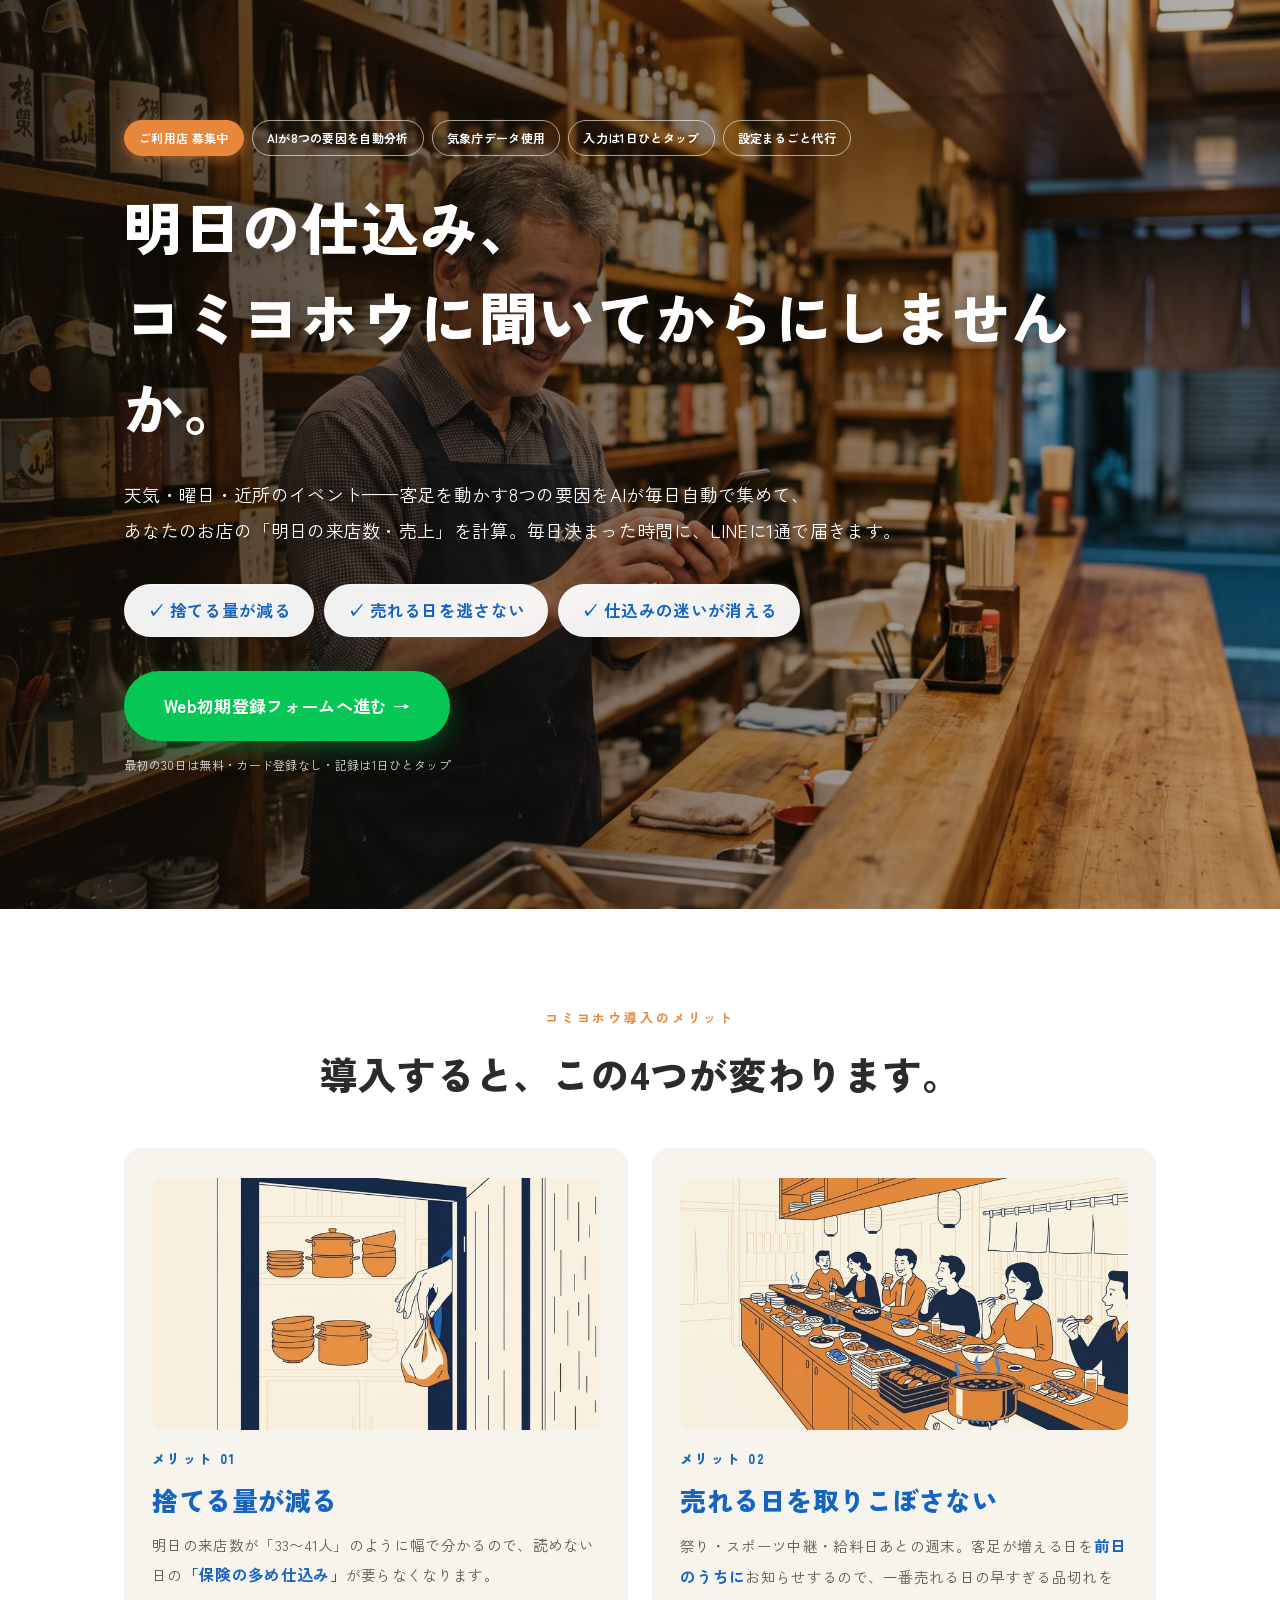
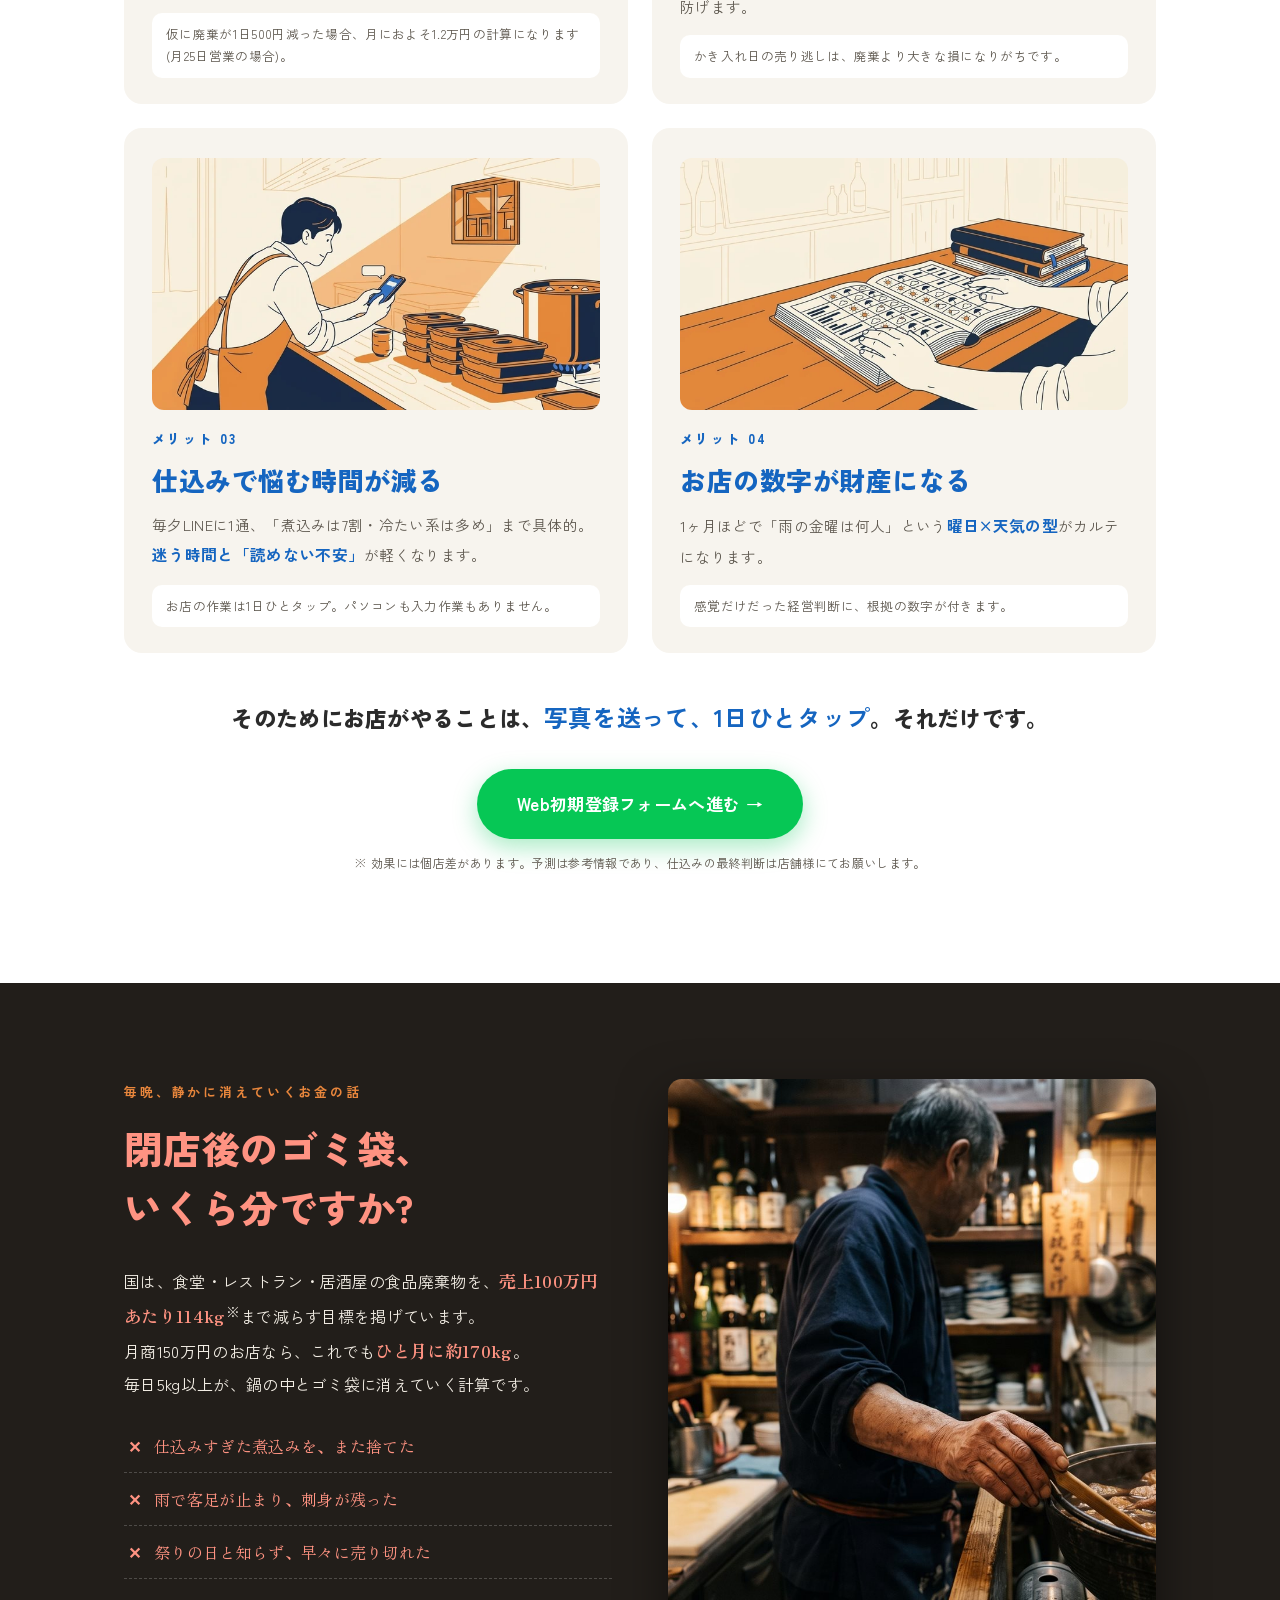
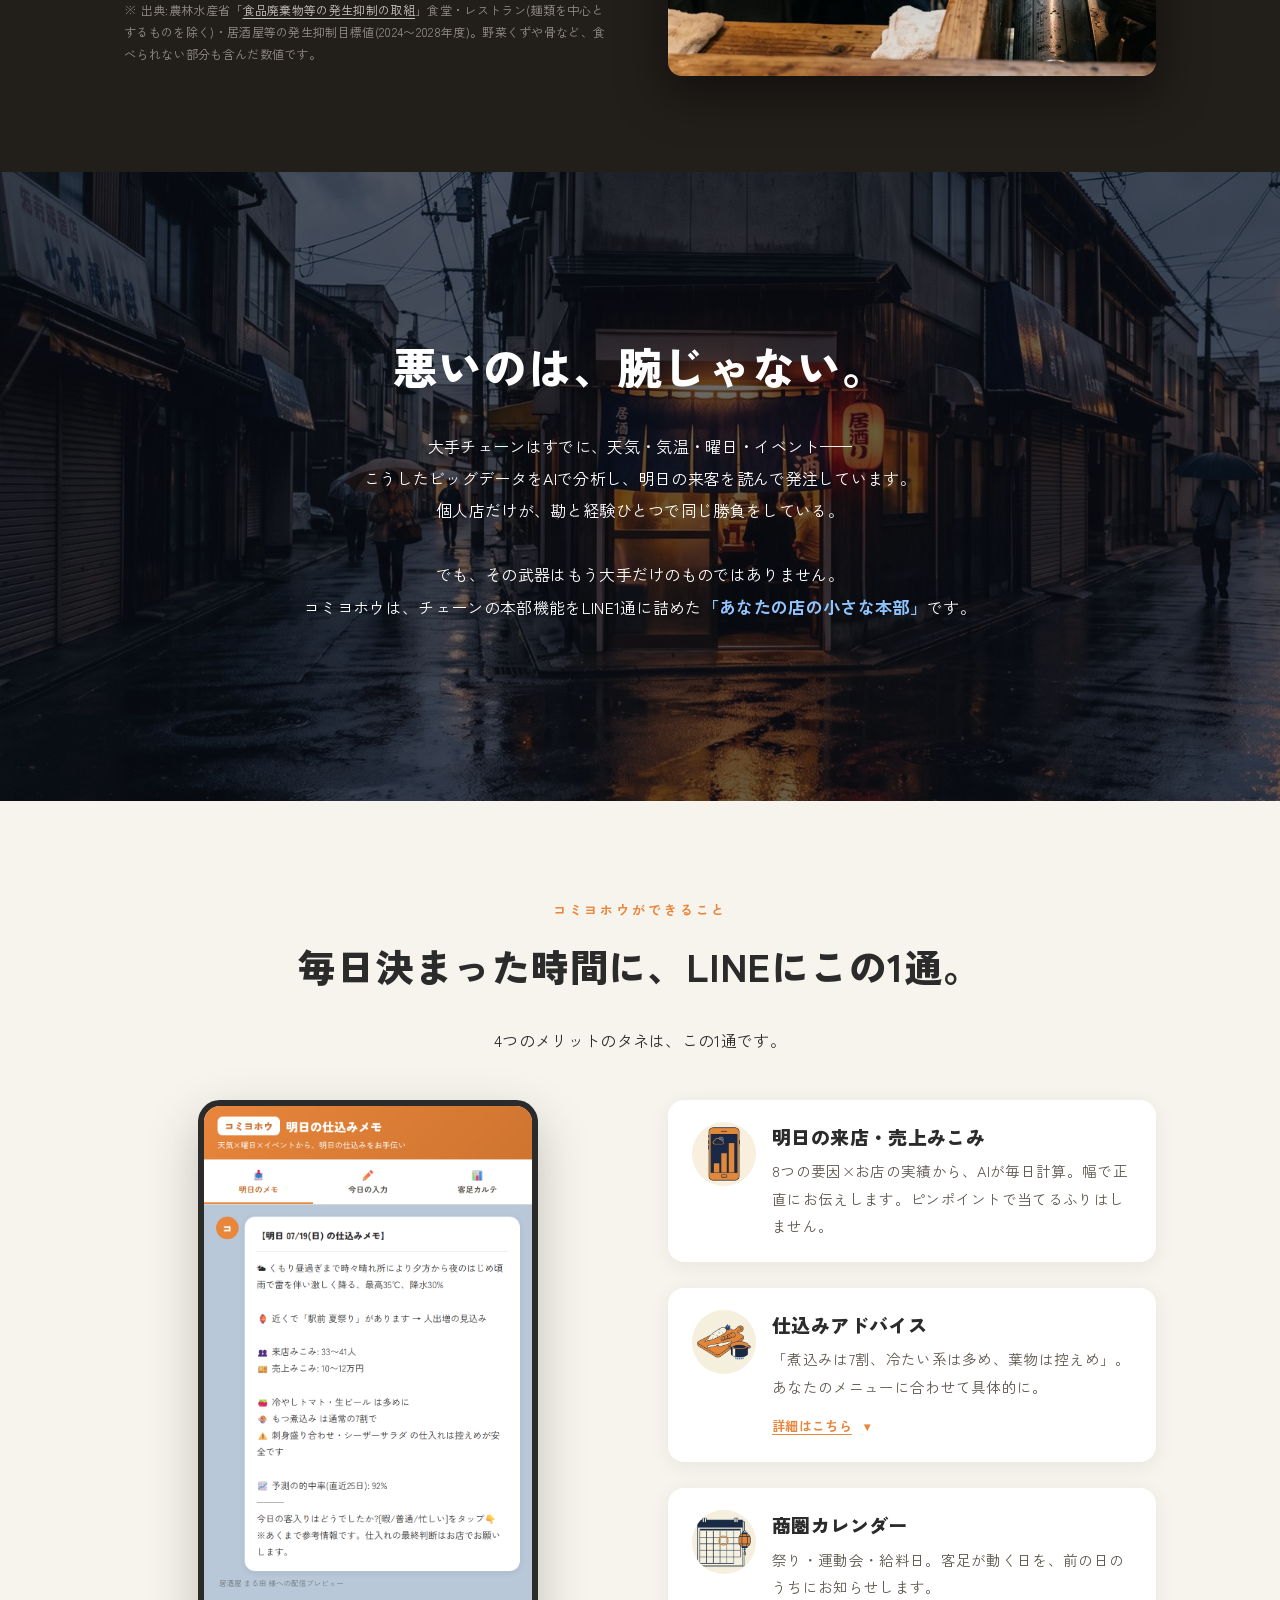
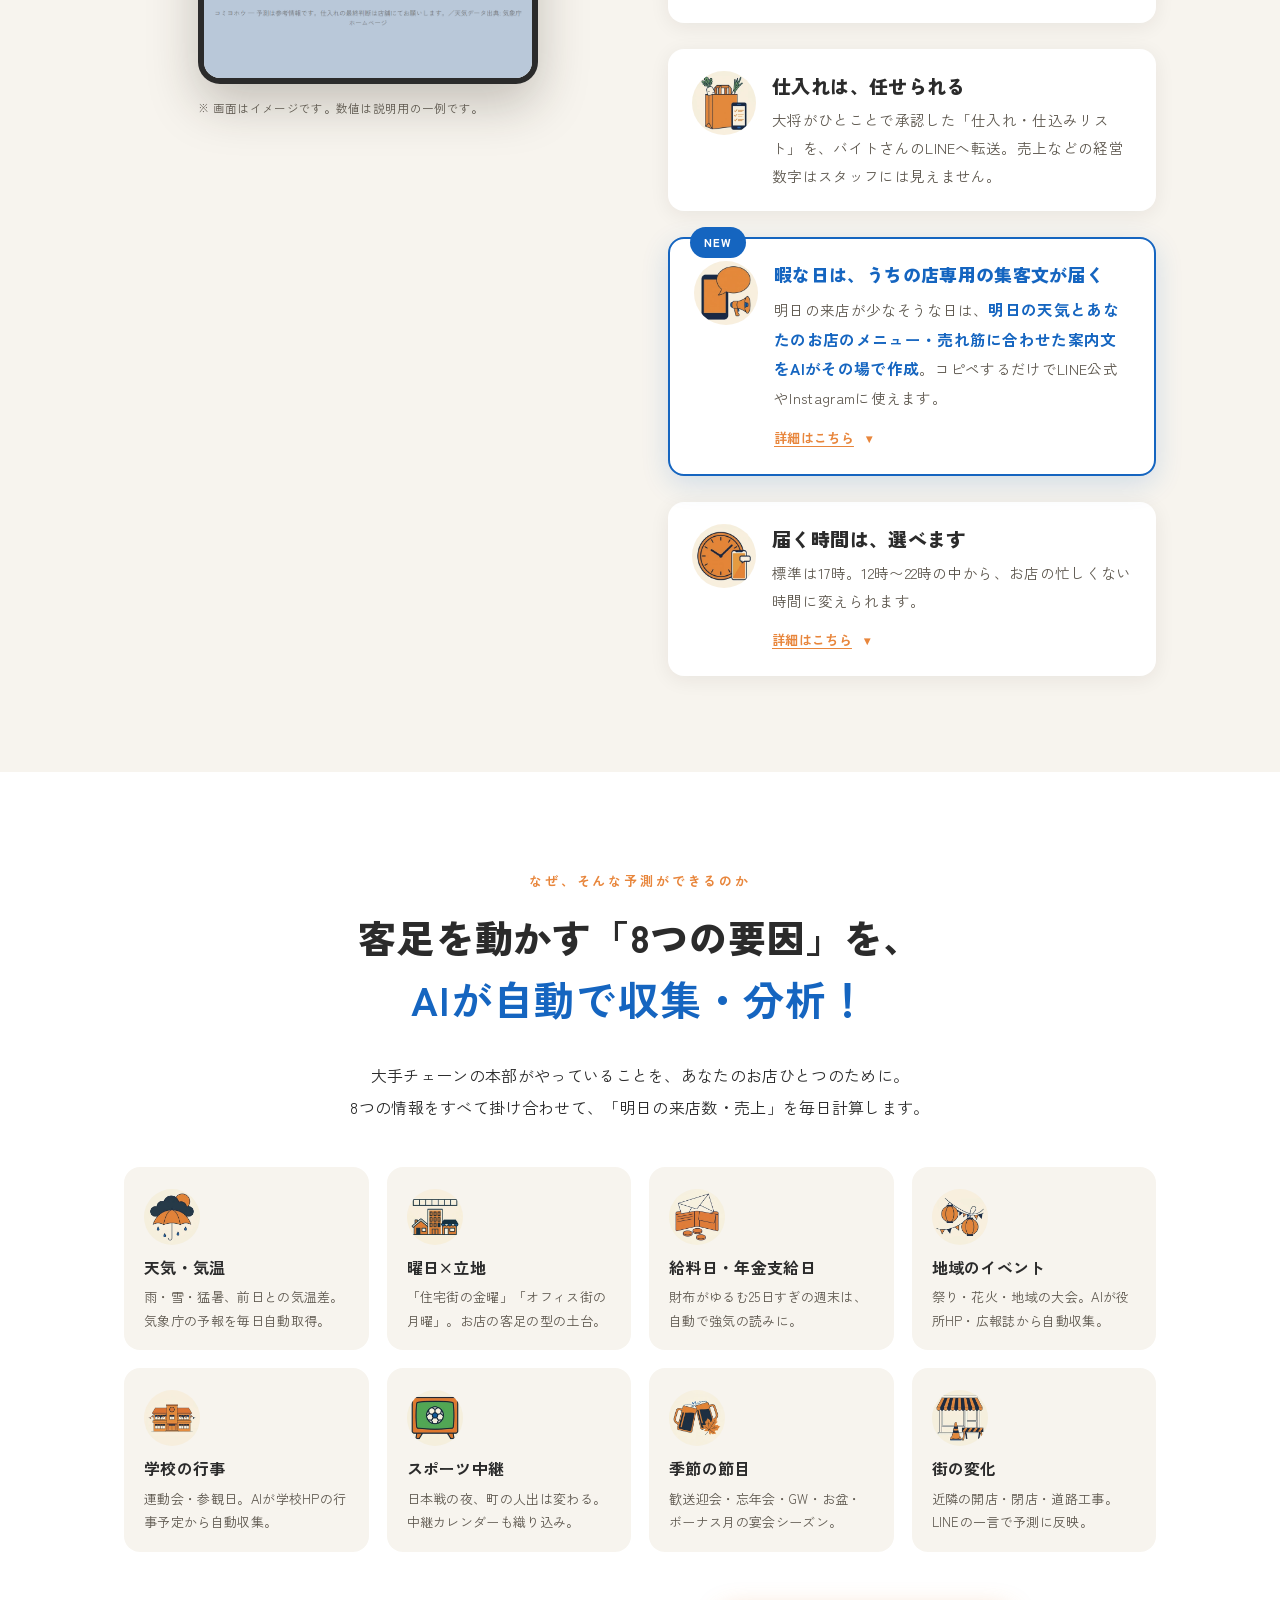
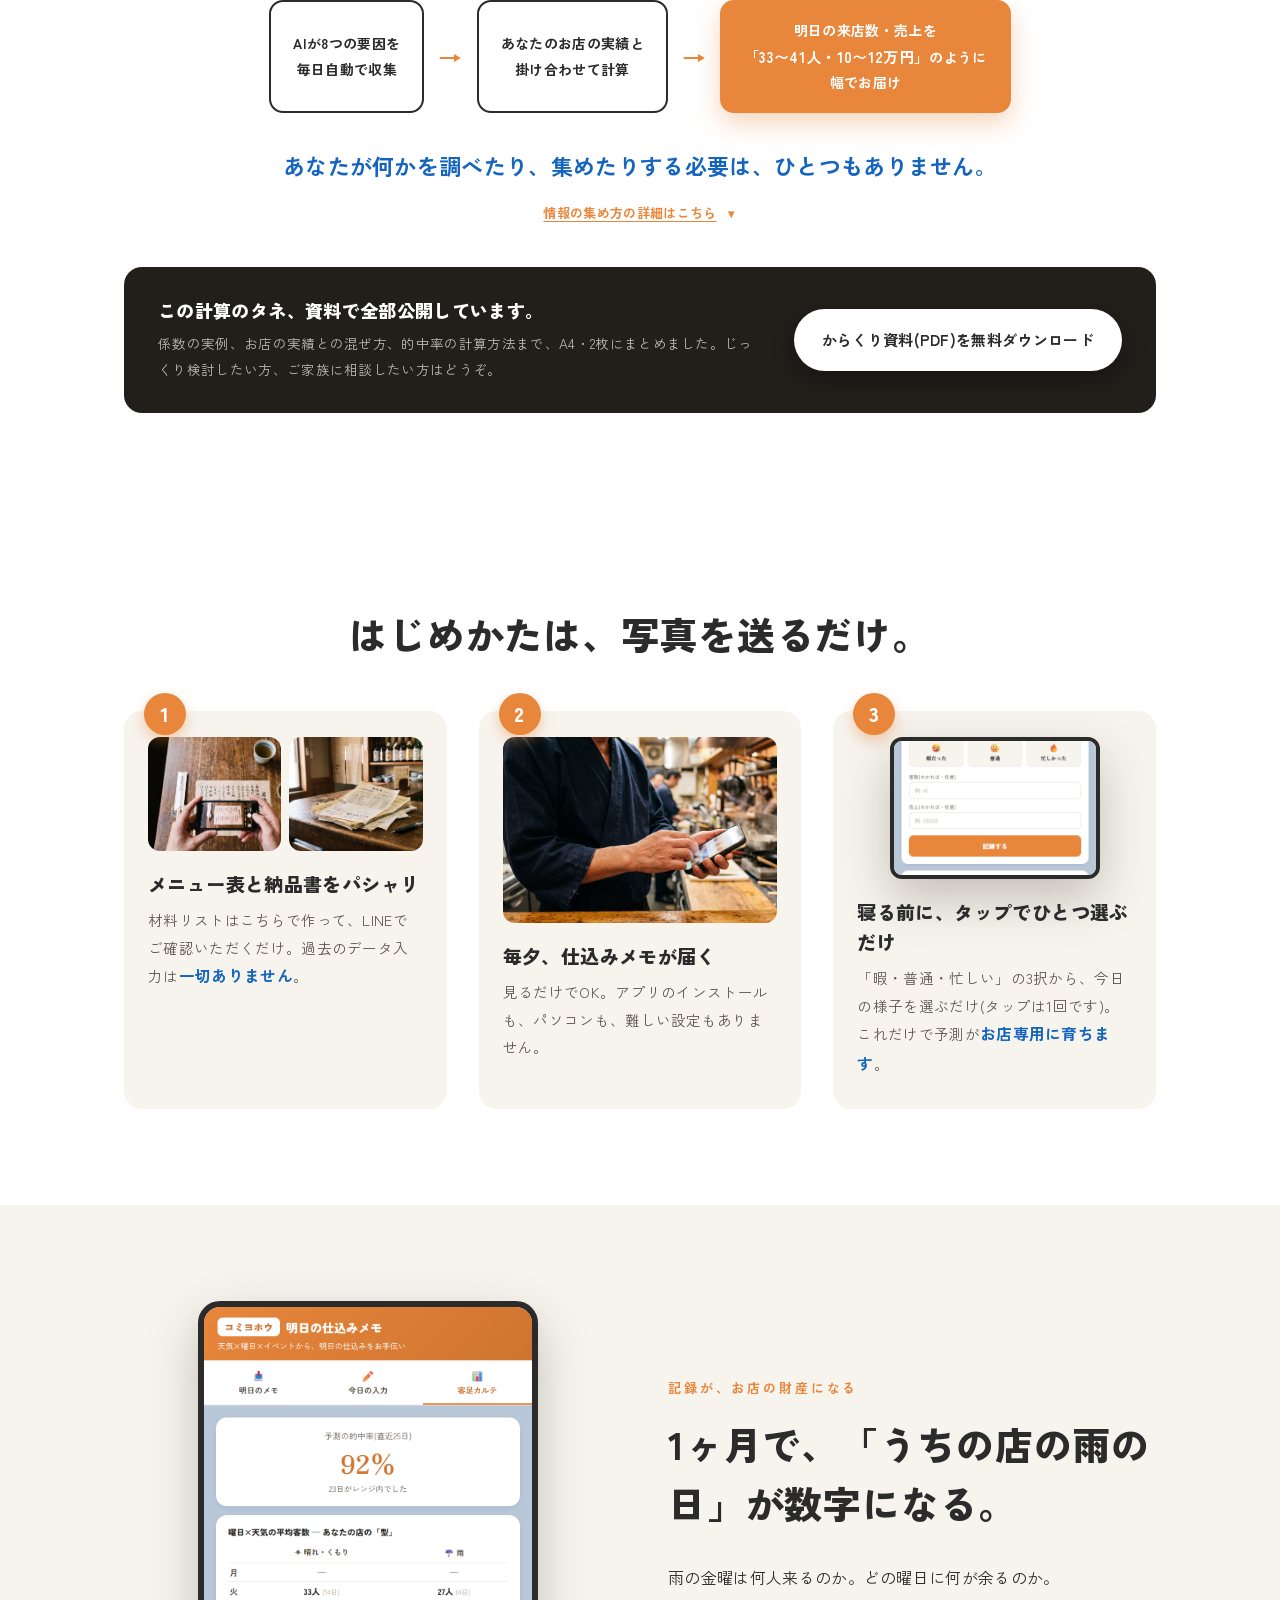
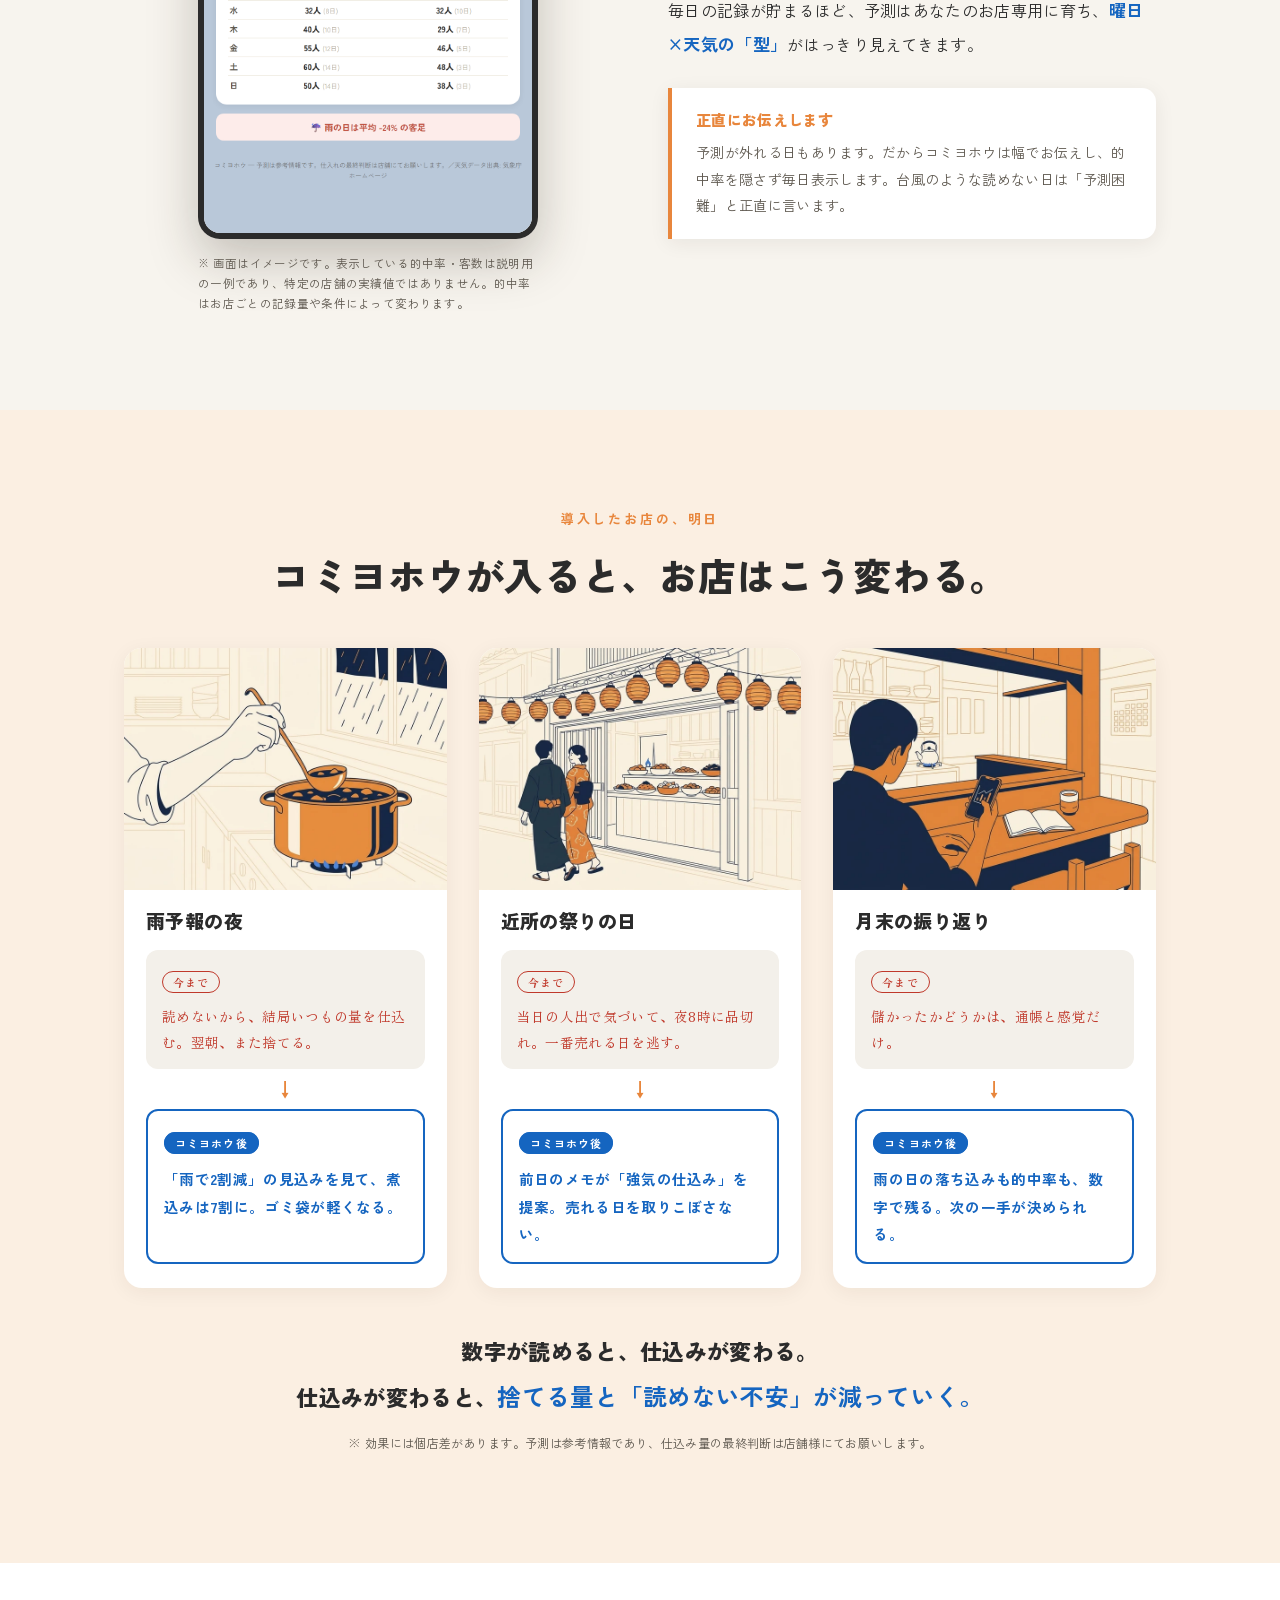
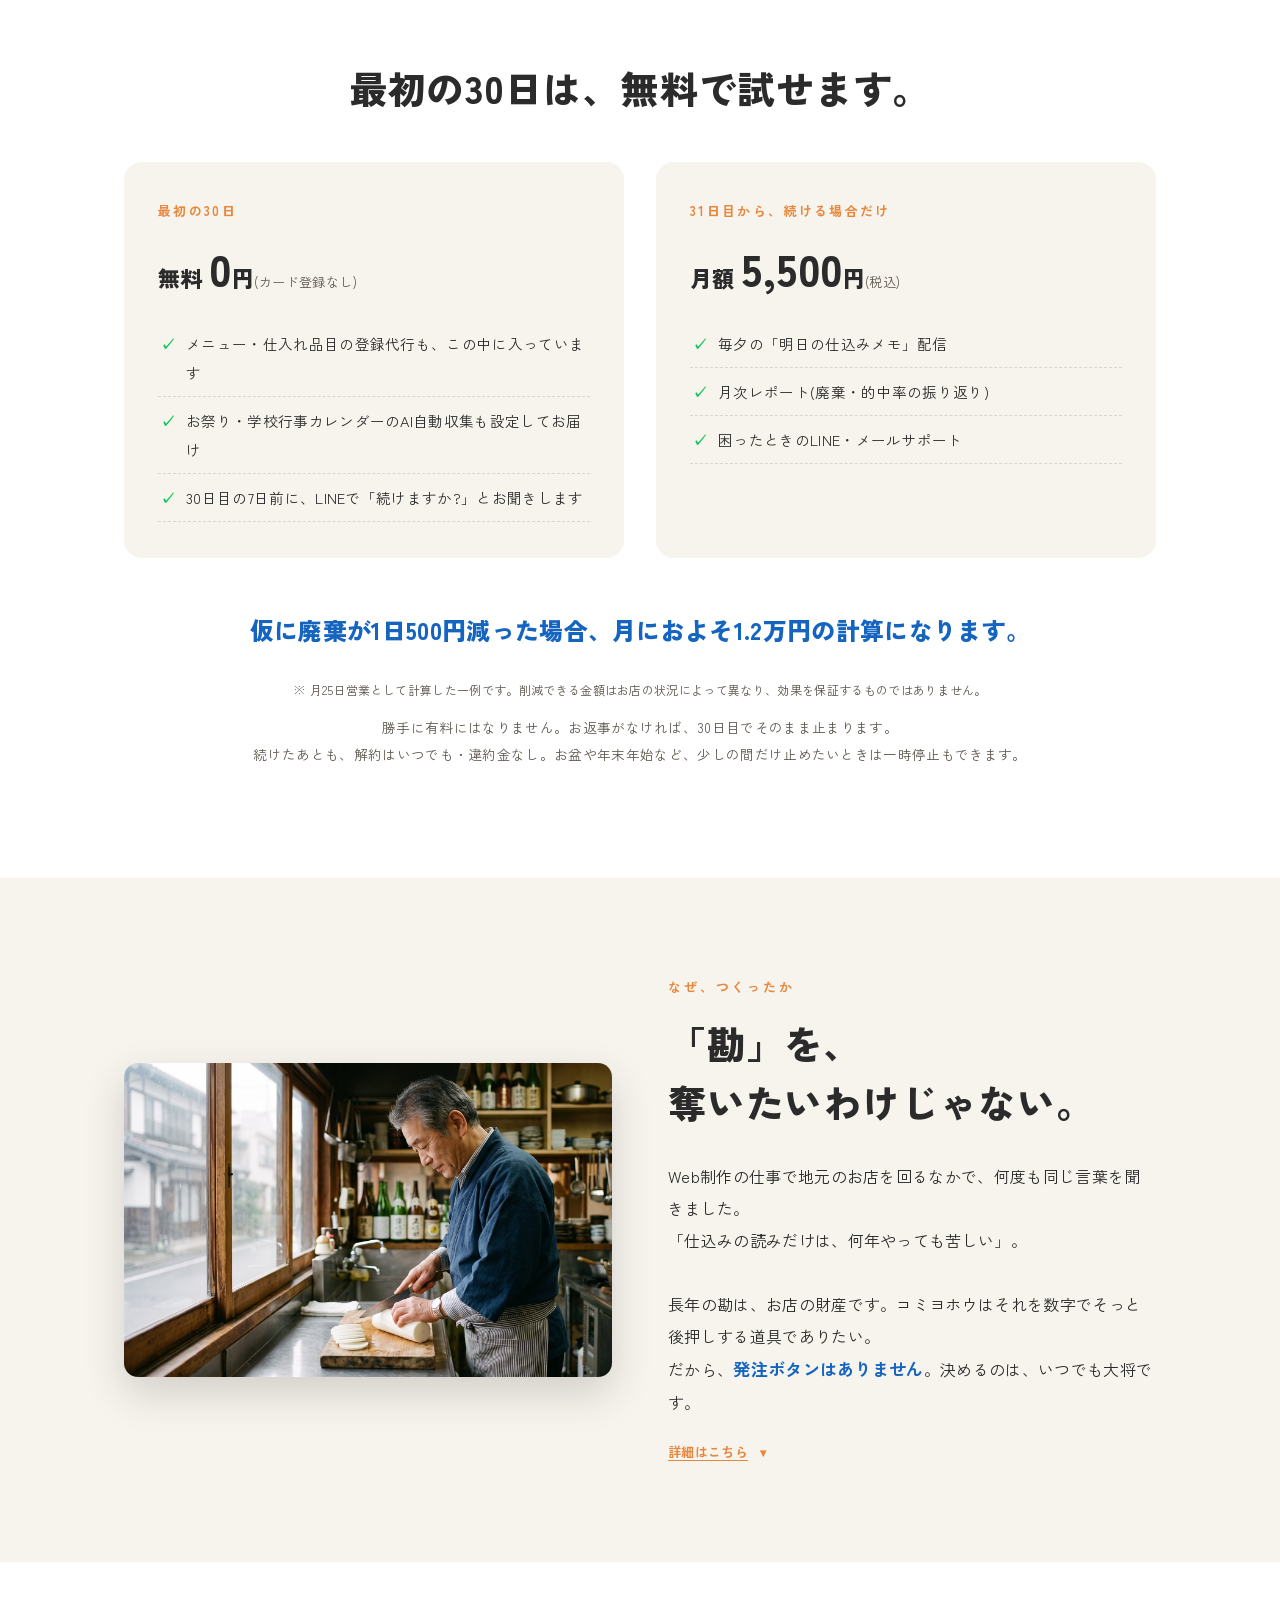
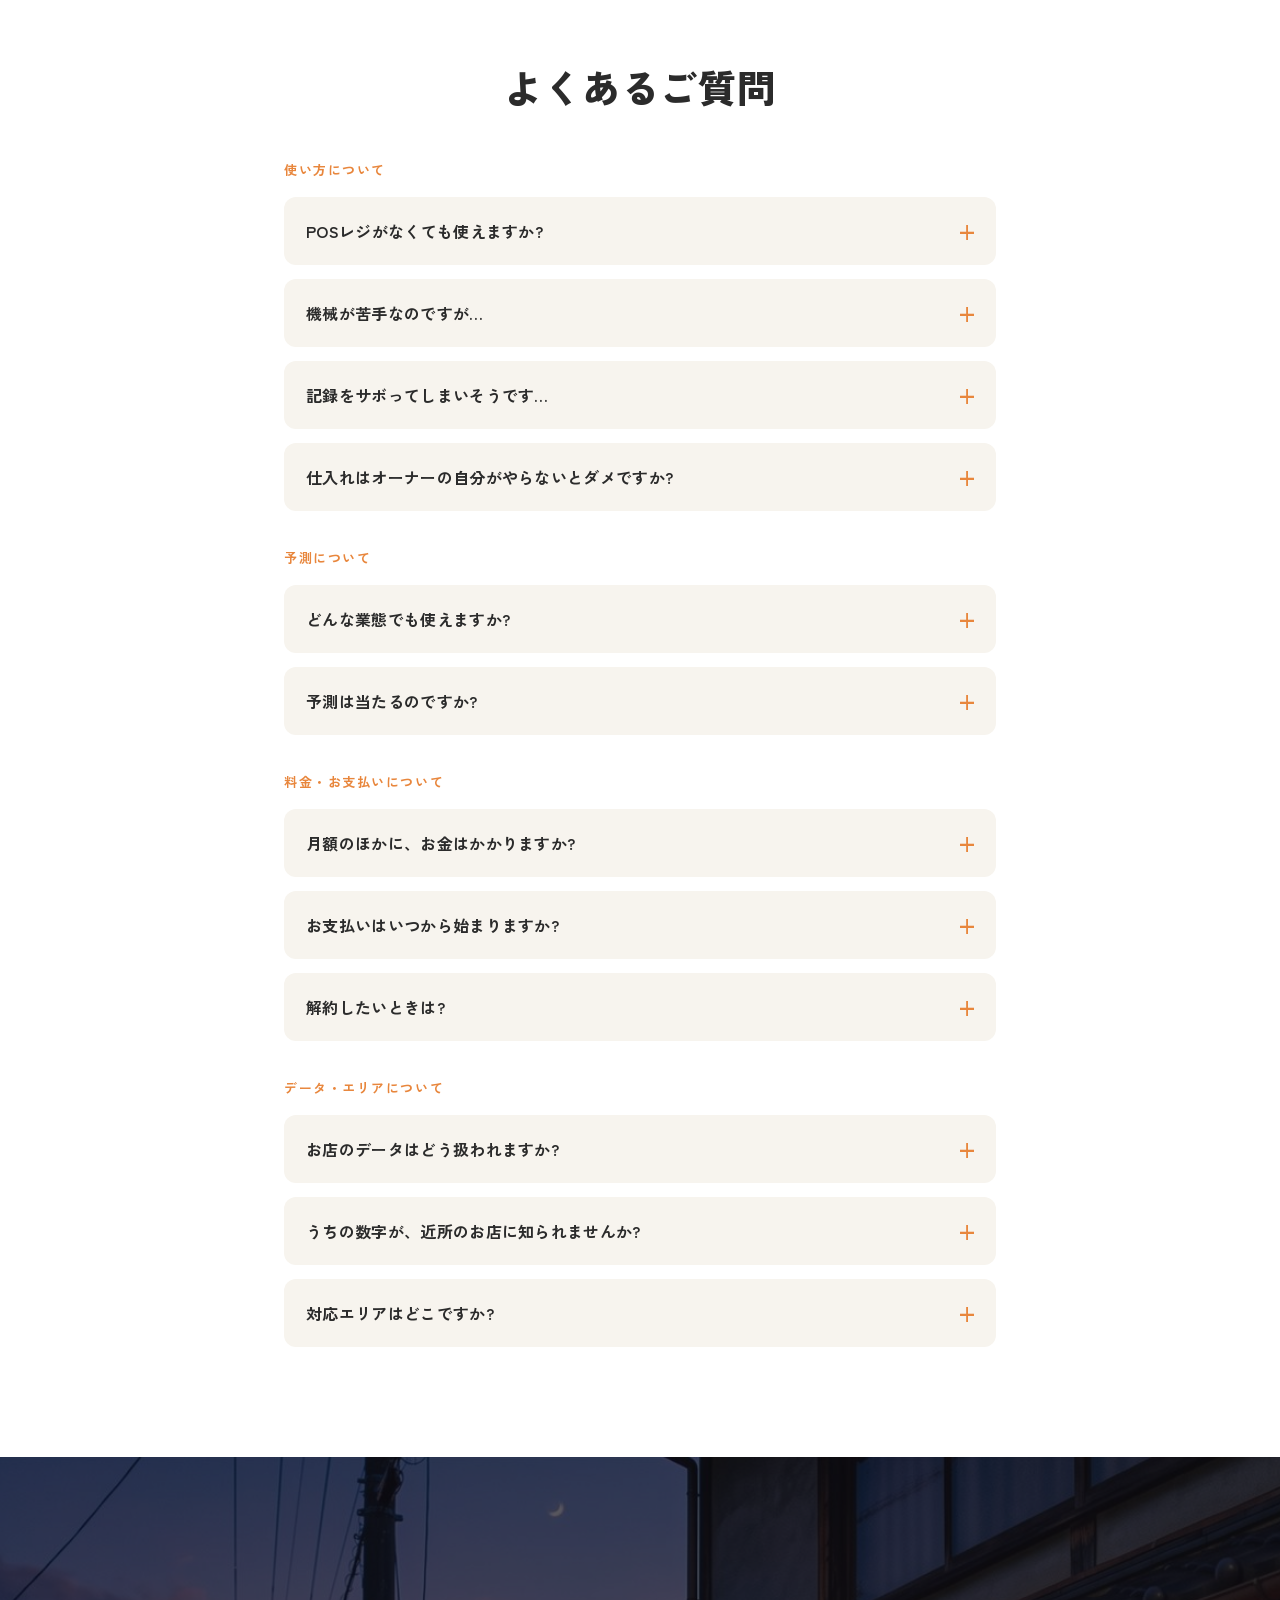
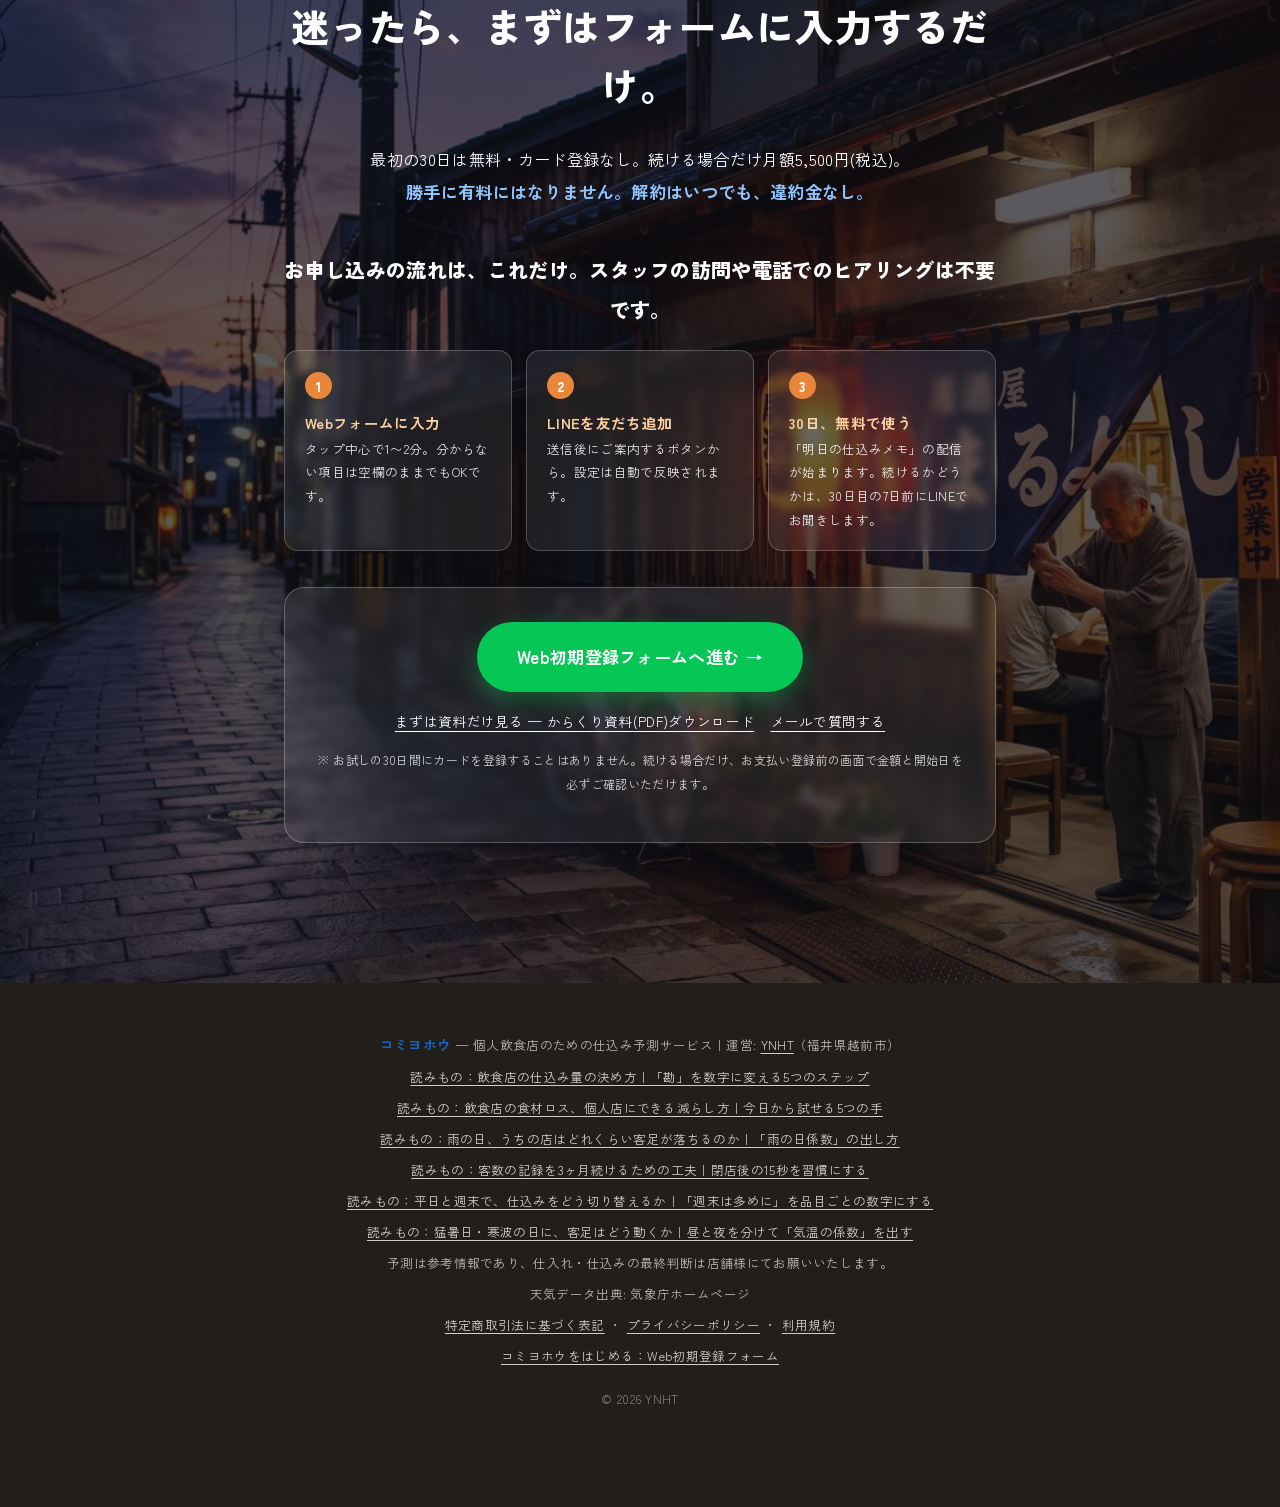
<file: index.html>
<!DOCTYPE html>
<html lang="ja">
<head>
<!-- Google tag (gtag.js) -->
<script async src="https://www.googletagmanager.com/gtag/js?id=G-8SBC6NKFKL"></script>
<script>
  window.dataLayer = window.dataLayer || [];
  function gtag(){dataLayer.push(arguments);}
  gtag('js', new Date());
  gtag('config', 'G-8SBC6NKFKL');
</script>
<meta charset="UTF-8">
<meta name="viewport" content="width=device-width, initial-scale=1.0">
<!-- Google Search Console の所有権確認用。削除すると確認が解除されるため残すこと -->
<meta name="google-site-verification" content="o57pPs52WalkBfB1M2wYDwymHMkBsNehZSs5hRKKr_8" />
<link rel="canonical" href="https://komiyohou.ynht-web.com/">
<title>明日の仕込み、コミヨホウに聞いてからにしませんか｜個人飲食店の仕込み予測サービス</title>
<meta name="description" content="客足を動かす8つの要因をAIが毎日自動で収集・分析し、「明日の来店みこみ・売上みこみ」を毎夕LINEにお届け。個人飲食店のための仕込み予測サービス。最初の30日は無料・カード登録なし。続ける場合だけ月額5,500円、解約はいつでも違約金なし。">
<meta property="og:type" content="website">
<meta property="og:site_name" content="コミヨホウ">
<meta property="og:locale" content="ja_JP">
<meta property="og:title" content="明日の仕込み、コミヨホウに聞いてからにしませんか｜個人飲食店の仕込み予測サービス">
<meta property="og:description" content="客足を動かす8つの要因をAIが毎日自動で収集・分析し、「明日の来店みこみ・売上みこみ」を毎夕LINEにお届け。個人飲食店のための仕込み予測サービス。最初の30日は無料・カード登録なし。続ける場合だけ月額5,500円、解約はいつでも違約金なし。">
<meta property="og:url" content="https://komiyohou.ynht-web.com/">
<meta property="og:image" content="https://komiyohou.ynht-web.com/og.jpg">
<meta property="og:image:width" content="1200">
<meta property="og:image:height" content="630">
<meta name="twitter:card" content="summary_large_image">
<link rel="preconnect" href="https://fonts.googleapis.com">
<link rel="preconnect" href="https://fonts.gstatic.com" crossorigin>
<link href="https://fonts.googleapis.com/css2?family=Zen+Kaku+Gothic+New:wght@400;500;700;900&family=Zen+Old+Mincho:wght@600;700;900&display=swap" rel="stylesheet">
<link rel="stylesheet" href="style.css">
</head>
<body>

<!-- 1. ファーストビュー -->
<header class="fv">
  <div class="fv-bg" role="img" aria-label="カウンターでスマートフォンを見る居酒屋の店主"></div>
  <div class="fv-inner">
    <div class="badges">
      <span class="badge-monitor">ご利用店 募集中</span><span id="storeCountBadge" style="display:none;"></span><span>AIが8つの要因を自動分析</span><span>気象庁データ使用</span><span>入力は1日ひとタップ</span><span>設定まるごと代行</span>
    </div>
    <h1>明日の仕込み、<br>コミヨホウに聞いて<br class="sp">からにしませんか。</h1>
    <p class="lead">天気・曜日・近所のイベント——客足を動かす8つの要因をAIが毎日自動で集めて、<br class="pc">あなたのお店の「明日の来店数・売上」を計算。毎日決まった時間に、LINEに1通で届きます。</p>
    <ul class="fv-merits">
      <li>捨てる量が減る</li>
      <li>売れる日を逃さない</li>
      <li>仕込みの迷いが消える</li>
    </ul>
    <a class="btn btn-line" href="hearing.html">Web初期登録フォームへ進む →</a>
    <p class="micro">最初の30日は無料・カード登録なし・記録は1日ひとタップ</p>
  </div>
</header>

<!-- 2. 導入メリット -->
<section class="merit">
  <div class="wrap">
    <p class="kicker center">コミヨホウ導入のメリット</p>
    <h2 class="center">導入すると、<br class="sp">この4つが変わります。</h2>
    <div class="mgrid">
      <div class="mcard reveal">
        <div class="m-ill"><img src="assets/ill/m-herasu.webp" alt="閉店後、軽くなったゴミ袋を片手で持ち上げるイラスト" width="720" height="405" loading="lazy"></div>
        <span class="mnum">メリット 01</span>
        <h3>捨てる量が減る</h3>
        <p>明日の来店数が「33〜41人」のように幅で分かるので、読めない日の<strong>「保険の多め仕込み」</strong>が要らなくなります。</p>
        <p class="mhow">仮に廃棄が1日500円減った場合、月におよそ1.2万円の計算になります(月25日営業の場合)。</p>
      </div>
      <div class="mcard reveal">
        <div class="m-ill"><img src="assets/ill/m-urebi.webp" alt="料理がたっぷり用意され、お客様でにぎわうカウンターのイラスト" width="720" height="405" loading="lazy"></div>
        <span class="mnum">メリット 02</span>
        <h3>売れる日を取りこぼさない</h3>
        <p>祭り・スポーツ中継・給料日あとの週末。客足が増える日を<strong>前日のうちに</strong>お知らせするので、一番売れる日の早すぎる品切れを防げます。</p>
        <p class="mhow">かき入れ日の売り逃しは、廃棄より大きな損になりがちです。</p>
      </div>
      <div class="mcard reveal">
        <div class="m-ill"><img src="assets/ill/m-nayami.webp" alt="仕込みの時間に、落ち着いてLINEの1通を見る店主のイラスト" width="720" height="405" loading="lazy"></div>
        <span class="mnum">メリット 03</span>
        <h3>仕込みで悩む時間が減る</h3>
        <p>毎夕LINEに1通、「煮込みは7割・冷たい系は多め」まで具体的。<strong>迷う時間と「読めない不安」</strong>が軽くなります。</p>
        <p class="mhow">お店の作業は1日ひとタップ。パソコンも入力作業もありません。</p>
      </div>
      <div class="mcard reveal">
        <div class="m-ill"><img src="assets/ill/m-zaisan.webp" alt="天気の記号が並んだ帳面を積み重ねた、お店の記録のイラスト" width="720" height="405" loading="lazy"></div>
        <span class="mnum">メリット 04</span>
        <h3>お店の数字が財産になる</h3>
        <p>1ヶ月ほどで「雨の金曜は何人」という<strong>曜日×天気の型</strong>がカルテになります。</p>
        <p class="mhow">感覚だけだった経営判断に、根拠の数字が付きます。</p>
      </div>
    </div>
    <p class="center merit-close reveal">そのためにお店がやることは、<strong>写真を送って、1日ひとタップ</strong>。それだけです。</p>
    <div class="merit-cta reveal"><a class="btn btn-line" href="hearing.html">Web初期登録フォームへ進む →</a></div>
    <p class="micro center">※ 効果には個店差があります。予測は参考情報であり、仕込みの最終判断は店舗様にてお願いします。</p>
  </div>
</section>

<!-- 3. 問題提起 -->
<section class="problem">
  <div class="wrap grid2">
    <div class="txt reveal">
      <p class="kicker">毎晩、静かに消えていくお金の話</p>
      <h2>閉店後のゴミ袋、<br>いくら分ですか?</h2>
      <p>国は、食堂・レストラン・居酒屋の食品廃棄物を、<strong>売上100万円あたり114kg</strong><sup>※</sup>まで減らす目標を掲げています。<br>
      月商150万円のお店なら、これでも<strong>ひと月に約170kg</strong>。<br>
      毎日5kg以上が、鍋の中とゴミ袋に消えていく計算です。</p>
      <ul class="pain">
        <li>仕込みすぎた煮込みを、また捨てた</li>
        <li>雨で客足が止まり、刺身が残った</li>
        <li>祭りの日と知らず、早々に売り切れた</li>
      </ul>
      <p class="note">※ 出典:農林水産省「<a href="https://www.maff.go.jp/j/shokusan/recycle/syokuhin/hassei_yokusei.html" target="_blank" rel="noopener">食品廃棄物等の発生抑制の取組</a>」食堂・レストラン(麺類を中心とするものを除く)・居酒屋等の発生抑制目標値(2024〜2028年度)。野菜くずや骨など、食べられない部分も含んだ数値です。</p>
    </div>
    <figure class="reveal"><img src="assets/web/2.jpg" alt="閉店後の厨房で、大鍋に残った煮込みを見つめる店主" loading="lazy"></figure>
  </div>
</section>

<!-- 4. 共感 -->
<section class="empathy">
  <div class="empathy-bg" role="img" aria-label="雨の夕暮れの商店街に、一軒だけ灯りのついた居酒屋"></div>
  <div class="wrap reveal">
    <h2>悪いのは、腕じゃない。</h2>
    <p>大手チェーンはすでに、天気・気温・曜日・イベント——<br class="pc">
    こうしたビッグデータをAIで分析し、明日の来客を読んで発注しています。<br class="pc">
    個人店だけが、勘と経験ひとつで同じ勝負をしている。<br><br>
    でも、その武器はもう大手だけのものではありません。<br class="pc">
    コミヨホウは、チェーンの本部機能をLINE1通に詰めた<strong>「あなたの店の小さな本部」</strong>です。</p>
  </div>
</section>

<!-- 5. 解決策(何が届くか) -->
<section class="solution">
  <div class="wrap">
    <p class="kicker center">コミヨホウができること</p>
    <h2 class="center">毎日決まった時間に、LINEにこの1通。</h2>
    <p class="center flead">4つのメリットのタネは、この1通です。</p>
    <div class="grid2 sol-grid">
      <figure class="phone reveal">
        <img src="assets/shot_a.png" alt="届く「明日の仕込みメモ」の画面イメージ。来店みこみ・売上みこみと、メニュー別の仕込みアドバイス" loading="lazy">
        <figcaption class="shot-note">※ 画面はイメージです。数値は説明用の一例です。</figcaption>
      </figure>
      <div class="features">
        <div class="feat reveal"><span class="fi"><img src="assets/ill/f-mikomi.webp" alt="" width="200" height="200" loading="lazy"></span><div><h3>明日の来店・売上みこみ</h3><p>8つの要因×お店の実績から、AIが毎日計算。幅で正直にお伝えします。ピンポイントで当てるふりはしません。</p></div></div>
        <div class="feat reveal"><span class="fi"><img src="assets/ill/f-shikomi.webp" alt="" width="200" height="200" loading="lazy"></span><div><h3>仕込みアドバイス</h3><p>「煮込みは7割、冷たい系は多め、葉物は控えめ」。あなたのメニューに合わせて具体的に。</p><details class="more"><summary>詳細はこちら</summary><div class="more-body"><p>レジの日報と納品書の写真を送っていただくと、「よく出る品目」「余りがちな品目」も教えます。</p></div></details></div></div>
        <div class="feat reveal"><span class="fi"><img src="assets/ill/f-calendar.webp" alt="" width="200" height="200" loading="lazy"></span><div><h3>商圏カレンダー</h3><p>祭り・運動会・給料日。客足が動く日を、前の日のうちにお知らせします。</p></div></div>
        <div class="feat reveal"><span class="fi"><img src="assets/ill/f-shiire.webp" alt="" width="200" height="200" loading="lazy"></span><div><h3>仕入れは、任せられる</h3><p>大将がひとことで承認した「仕入れ・仕込みリスト」を、バイトさんのLINEへ転送。売上などの経営数字はスタッフには見えません。</p></div></div>
        <div class="feat feat-hot reveal"><span class="badge-new">NEW</span><span class="fi"><img src="assets/ill/f-shukyaku.webp" alt="" width="200" height="200" loading="lazy"></span><div><h3>暇な日は、うちの店専用の集客文が届く</h3><p>明日の来店が少なそうな日は、<strong>明日の天気とあなたのお店のメニュー・売れ筋に合わせた案内文をAIがその場で作成</strong>。コピペするだけでLINE公式やInstagramに使えます。</p><details class="more"><summary>詳細はこちら</summary><div class="more-body"><p>「お会計10%オフ」など<strong>お店が事前に許可した"販促カード"だけ</strong>を、AIが「明日限定」の形で織り込みます。乱発しない設計で、許可していない値引きを勝手に約束することはありません。</p><p>近くでお祭りがある日は、「祭り帰りのお客様をどう獲るか」の狙い撃ち提案もひと言添えます。</p></div></details></div></div>
        <div class="feat reveal"><span class="fi"><img src="assets/ill/f-jikan.webp" alt="" width="200" height="200" loading="lazy"></span><div><h3>届く時間は、選べます</h3><p>標準は17時。12時〜22時の中から、お店の忙しくない時間に変えられます。</p><details class="more"><summary>詳細はこちら</summary><div class="more-body"><p>設定はLINEひとつ。後からの変更もいつでもできます。</p></div></details></div></div>
      </div>
    </div>
  </div>
</section>

<!-- 6. なぜ当たるのか:8つの要因 -->
<section class="factors">
  <div class="wrap">
    <p class="kicker center">なぜ、そんな予測ができるのか</p>
    <h2 class="center">客足を動かす「8つの要因」を、<br><strong>AIが自動で収集・分析！</strong></h2>
    <p class="center flead">大手チェーンの本部がやっていることを、あなたのお店ひとつのために。<br class="pc">
    8つの情報をすべて掛け合わせて、「明日の来店数・売上」を毎日計算します。</p>
    <div class="fgrid">
      <div class="fcard reveal"><span class="fic"><img src="assets/ill/k-tenki.webp" alt="" width="200" height="200" loading="lazy"></span><h3>天気・気温</h3><p>雨・雪・猛暑、前日との気温差。気象庁の予報を毎日自動取得。</p></div>
      <div class="fcard reveal"><span class="fic"><img src="assets/ill/k-youbi.webp" alt="" width="200" height="200" loading="lazy"></span><h3>曜日×立地</h3><p>「住宅街の金曜」「オフィス街の月曜」。お店の客足の型の土台。</p></div>
      <div class="fcard reveal"><span class="fic"><img src="assets/ill/k-kyuryo.webp" alt="" width="200" height="200" loading="lazy"></span><h3>給料日・年金支給日</h3><p>財布がゆるむ25日すぎの週末は、自動で強気の読みに。</p></div>
      <div class="fcard reveal"><span class="fic"><img src="assets/ill/k-event.webp" alt="" width="200" height="200" loading="lazy"></span><h3>地域のイベント</h3><p>祭り・花火・地域の大会。AIが役所HP・広報誌から自動収集。</p></div>
      <div class="fcard reveal"><span class="fic"><img src="assets/ill/k-gakko.webp" alt="" width="200" height="200" loading="lazy"></span><h3>学校の行事</h3><p>運動会・参観日。AIが学校HPの行事予定から自動収集。</p></div>
      <div class="fcard reveal"><span class="fic"><img src="assets/ill/k-sports.webp" alt="" width="200" height="200" loading="lazy"></span><h3>スポーツ中継</h3><p>日本戦の夜、町の人出は変わる。中継カレンダーも織り込み。</p></div>
      <div class="fcard reveal"><span class="fic"><img src="assets/ill/k-kisetsu.webp" alt="" width="200" height="200" loading="lazy"></span><h3>季節の節目</h3><p>歓送迎会・忘年会・GW・お盆・ボーナス月の宴会シーズン。</p></div>
      <div class="fcard reveal"><span class="fic"><img src="assets/ill/k-machi.webp" alt="" width="200" height="200" loading="lazy"></span><h3>街の変化</h3><p>近隣の開店・閉店・道路工事。LINEの一言で予測に反映。</p></div>
    </div>
    <div class="fflow reveal">
      <div class="fnode"><span>AIが8つの要因を<br>毎日自動で収集</span></div>
      <span class="farrow">→</span>
      <div class="fnode"><span>あなたのお店の実績と<br>掛け合わせて計算</span></div>
      <span class="farrow">→</span>
      <div class="fnode fgoal"><span>明日の来店数・売上を<br><strong>「33〜41人・10〜12万円」</strong>のように<br>幅でお届け</span></div>
    </div>
    <p class="center fnote reveal">あなたが何かを調べたり、集めたりする必要は、ひとつもありません。</p>
    <div class="center"><details class="more"><summary>情報の集め方の詳細はこちら</summary><div class="more-body"><p>天気・暦・給料日はAIが毎日自動取得。お祭りなどの地域情報や学校行事も、AIが役所の広報誌や学校HPを読んで毎月自動でカレンダー登録します。</p><p>LINEで「明日、町内会の祭りあるよ」と一言送って、追加することもできます。</p></div></details></div>
    <div class="dlbox reveal">
      <div>
        <h3>この計算のタネ、資料で全部公開しています。</h3>
        <p>係数の実例、お店の実績との混ぜ方、的中率の計算方法まで、A4・2枚にまとめました。じっくり検討したい方、ご家族に相談したい方はどうぞ。</p>
      </div>
      <a class="btn btn-dl" href="komiyohou_karakuri.pdf" download="コミヨホウのからくり資料.pdf">からくり資料(PDF)を無料ダウンロード</a>
    </div>
  </div>
</section>

<!-- 7. 3ステップ -->
<section class="steps">
  <div class="wrap">
    <h2 class="center">はじめかたは、<br class="sp">写真を送るだけ。</h2>
    <div class="grid3">
      <div class="step reveal">
        <div class="imgs2"><img src="assets/web/5.jpg" alt="メニュー表をスマートフォンで撮影する手元" loading="lazy"><img src="assets/web/6.jpg" alt="カウンターに置かれた納品書の束" loading="lazy"></div>
        <span class="num">1</span><h3>メニュー表と納品書をパシャリ</h3>
        <p>材料リストはこちらで作って、LINEでご確認いただくだけ。過去のデータ入力は<strong>一切ありません</strong>。</p>
      </div>
      <div class="step reveal">
        <figure><img src="assets/web/4.jpg" alt="厨房でスマートフォンのLINEを確認する手元" loading="lazy"></figure>
        <span class="num">2</span><h3>毎夕、仕込みメモが届く</h3>
        <p>見るだけでOK。アプリのインストールも、パソコンも、難しい設定もありません。</p>
      </div>
      <div class="step reveal">
        <figure class="phone-s"><img src="assets/shot_b.png" alt="1日1回の入力画面。暇だった・普通・忙しかったの3択をタップするだけ" loading="lazy"></figure>
        <span class="num">3</span><h3>寝る前に、タップでひとつ選ぶだけ</h3>
        <p>「暇・普通・忙しい」の3択から、今日の様子を選ぶだけ(タップは1回です)。これだけで予測が<strong>お店専用に育ちます</strong>。</p>
      </div>
    </div>
  </div>
</section>

<!-- 8. 育つ予測 -->
<section class="karte">
  <div class="wrap grid2">
    <figure class="phone reveal">
      <img src="assets/shot_c.png" alt="客足カルテ画面のイメージ。曜日×天気の平均客数と、直近25日の予測的中率" loading="lazy">
      <figcaption class="shot-note">※ 画面はイメージです。表示している的中率・客数は説明用の一例であり、特定の店舗の実績値ではありません。的中率はお店ごとの記録量や条件によって変わります。</figcaption>
    </figure>
    <div class="txt reveal">
      <p class="kicker">記録が、お店の財産になる</p>
      <h2>1ヶ月で、「うちの店の雨の日」が数字になる。</h2>
      <p>雨の金曜は何人来るのか。どの曜日に何が余るのか。<br>
      毎日の記録が貯まるほど、予測はあなたのお店専用に育ち、<strong>曜日×天気の「型」</strong>がはっきり見えてきます。</p>
      <div class="honest">
        <h3>正直にお伝えします</h3>
        <p>予測が外れる日もあります。だからコミヨホウは幅でお伝えし、的中率を隠さず毎日表示します。台風のような読めない日は「予測困難」と正直に言います。</p>
      </div>
    </div>
  </div>
</section>

<!-- 9. 導入後のお店 -->
<section class="afterwards">
  <div class="wrap">
    <p class="kicker center">導入したお店の、明日</p>
    <h2 class="center">コミヨホウが入ると、<br class="sp">お店はこう変わる。</h2>
    <div class="grid3 ba-grid">
      <div class="ba reveal">
        <div class="ba-ill"><img src="assets/ill/ba-ame.webp" alt="雨の夜、仕込みの量を控えめにした居酒屋の厨房のイラスト" width="720" height="540" loading="lazy"></div>
        <h3>雨予報の夜</h3>
        <div class="ba-before"><span class="batag">今まで</span><p>読めないから、結局いつもの量を仕込む。翌朝、また捨てる。</p></div>
        <div class="ba-arrow">↓</div>
        <div class="ba-after"><span class="batag on">コミヨホウ後</span><p>「雨で2割減」の見込みを見て、煮込みは7割に。ゴミ袋が軽くなる。</p></div>
      </div>
      <div class="ba reveal">
        <div class="ba-ill"><img src="assets/ill/ba-matsuri.webp" alt="提灯のともる祭りの日、にぎわう店先のイラスト" width="720" height="540" loading="lazy"></div>
        <h3>近所の祭りの日</h3>
        <div class="ba-before"><span class="batag">今まで</span><p>当日の人出で気づいて、夜8時に品切れ。一番売れる日を逃す。</p></div>
        <div class="ba-arrow">↓</div>
        <div class="ba-after"><span class="batag on">コミヨホウ後</span><p>前日のメモが「強気の仕込み」を提案。売れる日を取りこぼさない。</p></div>
      </div>
      <div class="ba reveal">
        <div class="ba-ill"><img src="assets/ill/ba-tsukizue.webp" alt="月末に、ひと月の数字を見返す店主のイラスト" width="720" height="540" loading="lazy"></div>
        <h3>月末の振り返り</h3>
        <div class="ba-before"><span class="batag">今まで</span><p>儲かったかどうかは、通帳と感覚だけ。</p></div>
        <div class="ba-arrow">↓</div>
        <div class="ba-after"><span class="batag on">コミヨホウ後</span><p>雨の日の落ち込みも的中率も、数字で残る。次の一手が決められる。</p></div>
      </div>
    </div>
    <p class="center ba-close reveal">数字が読めると、仕込みが変わる。<br>仕込みが変わると、<strong>捨てる量と「読めない不安」が減っていく。</strong></p>
    <p class="micro center">※ 効果には個店差があります。予測は参考情報であり、仕込み量の最終判断は店舗様にてお願いします。</p>
  </div>
</section>

<!-- 10. 料金 -->
<section class="price" id="price">
  <div class="wrap">
    <h2 class="center">最初の30日は、<br class="sp">無料で試せます。</h2>
    <div class="grid2 price-grid">
      <div class="pcard reveal">
        <p class="plabel">最初の30日</p>
        <h3>無料 <span class="yen">0</span>円<small>(カード登録なし)</small></h3>
        <ul>
          <li>メニュー・仕入れ品目の登録代行も、この中に入っています</li>
          <li>お祭り・学校行事カレンダーのAI自動収集も設定してお届け</li>
          <li>30日目の7日前に、LINEで「続けますか?」とお聞きします</li>
        </ul>
      </div>
      <div class="pcard reveal">
        <p class="plabel">31日目から、続ける場合だけ</p>
        <h3>月額 <span class="yen">5,500</span>円<small>(税込)</small></h3>
        <ul>
          <li>毎夕の「明日の仕込みメモ」配信</li>
          <li>月次レポート(廃棄・的中率の振り返り)</li>
          <li>困ったときのLINE・メールサポート</li>
        </ul>
      </div>
    </div>
    <p class="anchor-note reveal">仮に廃棄が1日500円減った場合、<br class="sp">月におよそ1.2万円の計算になります。</p>
    <p class="micro center">※ 月25日営業として計算した一例です。削減できる金額はお店の状況によって異なり、効果を保証するものではありません。</p>
    <p class="free-note reveal">勝手に有料にはなりません。お返事がなければ、30日目でそのまま止まります。<br>続けたあとも、解約はいつでも・違約金なし。お盆や年末年始など、少しの間だけ止めたいときは一時停止もできます。</p>
  </div>
</section>

<!-- 11. 開発ストーリー(パイロット後にお客様の声へ差し替え) -->
<section class="story">
  <div class="wrap grid2">
    <figure class="reveal"><img src="assets/web/7.jpg" alt="朝の光の中で大根を仕込む店主" loading="lazy"></figure>
    <div class="txt reveal">
      <p class="kicker">なぜ、つくったか</p>
      <h2>「勘」を、<br>奪いたいわけじゃない。</h2>
      <p>Web制作の仕事で地元のお店を回るなかで、何度も同じ言葉を聞きました。<br>
      「仕込みの読みだけは、何年やっても苦しい」。<br><br>
      長年の勘は、お店の財産です。コミヨホウはそれを数字でそっと後押しする道具でありたい。<br>
      だから、<strong>発注ボタンはありません</strong>。決めるのは、いつでも大将です。</p>
      <details class="more"><summary>詳細はこちら</summary><div class="more-body"><p>コミヨホウは2026年に地元から始めたばかりの新しいサービスです。実績の数を並べるかわりに、計算の仕組み(タネ)をすべて資料で公開し、Webフォームだけで初期設定が完了する仕組みから始めています。</p></div></details>
      <!-- パイロット店の実績・お客様の声はここに差し替え(実測値+個人の感想である旨を注記) -->
    </div>
  </div>
</section>

<!-- 12. FAQ -->
<section class="faq">
  <div class="wrap narrow">
    <h2 class="center">よくあるご質問</h2>

    <p class="faq-cat">使い方について</p>
    <details class="reveal"><summary>POSレジがなくても使えますか?</summary><p>はい。1日1回、今日の様子をタップで選ぶだけで動きます。レジのデータ(CSV)があれば取り込んで、予測をさらに正確にできます。</p></details>
    <details class="reveal"><summary>機械が苦手なのですが…</summary><p>LINEが使えれば大丈夫です。初期設定・メニュー登録・イベント調査はすべてこちらで行い、お店にお願いするのは「写真を送る」ことだけです。</p></details>
    <details class="reveal"><summary>記録をサボってしまいそうです…</summary><p>大丈夫です。空いた日は飛ばして、思い出した日から再開すれば予測は育ち続けます。3日ほど空いたときはLINEで一度だけ軽くお声がけします(しつこい催促はしません)。</p></details>
    <details class="reveal"><summary>仕入れはオーナーの自分がやらないとダメですか?</summary><p>いいえ。大将が「仕入れ」とひとこと送って承認すると、あすの仕入れ・仕込みリスト(品目と量だけ)がスタッフのLINEに届きます。売上・客数などの経営数字はスタッフには見えないので、安心してバイトさんに買い出しを任せられます。</p></details>

    <p class="faq-cat">予測について</p>
    <details class="reveal"><summary>どんな業態でも使えますか?</summary><p>居酒屋・食堂・カフェ・ラーメン店・レストランなど、ふらっと入るお客様が中心のお店に向いています。完全予約制やコース専門のお店は予約数がほぼすべてなので、正直、効果は薄めです。迷ったらお気軽にご相談ください。</p></details>
    <details class="reveal"><summary>予測は当たるのですか?</summary><p>ピンポイントの数字を毎日当てることはできません。だから「33〜41人」のように幅でお伝えし、的中率を毎日表示します。読めない日は「予測困難」と正直にお伝えします。</p></details>

    <p class="faq-cat">料金・お支払いについて</p>
    <details class="reveal"><summary>月額のほかに、お金はかかりますか?</summary><p>かかりません。初期設定の費用はいただいておらず、最初の30日は無料です。続ける場合にかかるのは月額5,500円(税込)だけです。LINEは無料アプリのまま使え、機材の購入も、アプリ代も、更新料もありません。</p></details>
    <details class="reveal"><summary>お支払いはいつから始まりますか?</summary><p>31日目からです。最初の30日は無料で、カードの登録もいりません。30日目の7日前からLINEで「続けますか?」とお聞きし、「継続する」とお返事いただいた場合だけ、お支払い登録をご案内します。お返事がない場合や「やめる」とお返事いただいた場合は、30日目で配信が止まり、料金は一切かかりません。</p></details>
    <details class="reveal"><summary>解約したいときは?</summary><p>いつでも解約できます。当月末までのお申し出で、翌月分からの料金は発生しません。違約金もありません。お盆や年末年始など少しの間だけ止めたい場合は、LINEで「一時停止」と送ればカード再登録なしで手軽に休止・再開できます。</p></details>

    <p class="faq-cat">データ・エリアについて</p>
    <details class="reveal"><summary>お店のデータはどう扱われますか?</summary><p>お店の売上・客数は秘密情報として扱います。個店が特定できない匿名の統計としてのみ、予測精度の改善に利用します(利用規約に明記)。</p></details>
    <details class="reveal"><summary>うちの数字が、近所のお店に知られませんか?</summary><p>知られません。店名や場所が分かる形でお店の数字を他の店舗にお見せすることは一切ありません(ご近所のお店と契約する場合も、同じお約束です)。</p></details>
    <details class="reveal"><summary>対応エリアはどこですか?</summary><p>初期設定はWebフォームで完結するため全国どこからでもお申し込みいただけますが、地域のお祭り・行事の調査やサポートのしやすさから、<strong>北陸地域</strong>を中心にご案内しています(YNHTのWeb制作事業と同じエリアです)。エリア外のお店も対応できる場合がありますので、まずはフォームからご相談ください。</p></details>
  </div>
</section>

<!-- 13. クロージングCTA -->
<section class="cta" id="entry">
  <div class="cta-bg" role="img" aria-label="夕暮れどき、灯りのともった小さな居酒屋の店先"></div>
  <div class="wrap narrow reveal">
    <h2>迷ったら、<br class="sp">まずはフォームに入力するだけ。</h2>
    <p class="cta-lead">最初の30日は無料・カード登録なし。続ける場合だけ月額5,500円(税込)。<br>
    <strong>勝手に有料にはなりません。解約はいつでも、違約金なし。</strong></p>
    <p class="flow-title">お申し込みの流れは、これだけ。スタッフの訪問や電話でのヒアリングは不要です。</p>
    <div class="flow3">
      <div class="fl reveal"><span>1</span><p><strong>Webフォームに入力</strong><br>タップ中心で1〜2分。分からない項目は空欄のままでもOKです。</p></div>
      <div class="fl reveal"><span>2</span><p><strong>LINEを友だち追加</strong><br>送信後にご案内するボタンから。設定は自動で反映されます。</p></div>
      <div class="fl reveal"><span>3</span><p><strong>30日、無料で使う</strong><br>「明日の仕込みメモ」の配信が始まります。続けるかどうかは、30日目の7日前にLINEでお聞きします。</p></div>
    </div>
    <div class="entry-box">
      <a class="btn btn-line" href="hearing.html">Web初期登録フォームへ進む →</a>
      <br><a class="dl-link" href="komiyohou_karakuri.pdf" download="コミヨホウのからくり資料.pdf">まずは資料だけ見る — からくり資料(PDF)ダウンロード</a><span>　<a class="dl-link" id="mailLink" href="mailto:ynht.webdesign@gmail.com">メールで質問する</a></span>
      <p class="micro">※ お試しの30日間にカードを登録することはありません。続ける場合だけ、お支払い登録前の画面で金額と開始日を必ずご確認いただけます。</p>
    </div>
  </div>
</section>

<footer>
  <p><strong>コミヨホウ</strong> — 個人飲食店のための仕込み予測サービス｜運営: <a href="https://www.ynht-web.com/" target="_blank" rel="noopener">YNHT</a>（福井県越前市）</p>
  <p><a href="blog/shikomi-ryou-kimekata.html">読みもの：飲食店の仕込み量の決め方｜「勘」を数字に変える5つのステップ</a></p>
  <p><a href="blog/shokuzai-loss.html">読みもの：飲食店の食材ロス、個人店にできる減らし方｜今日から試せる5つの手</a></p>
  <p><a href="blog/ame-no-hi-kyakuashi.html">読みもの：雨の日、うちの店はどれくらい客足が落ちるのか｜「雨の日係数」の出し方</a></p>
  <p><a href="blog/kyakusuu-kiroku-tsuzukeru.html">読みもの：客数の記録を3ヶ月続けるための工夫｜閉店後の15秒を習慣にする</a></p>
  <p><a href="blog/heijitsu-shuumatsu-shikomi.html">読みもの：平日と週末で、仕込みをどう切り替えるか｜「週末は多めに」を品目ごとの数字にする</a></p>
  <p><a href="blog/mousho-kanpa-kyakuashi.html">読みもの：猛暑日・寒波の日に、客足はどう動くか｜昼と夜を分けて「気温の係数」を出す</a></p>
  <p>予測は参考情報であり、仕入れ・仕込みの最終判断は店舗様にてお願いいたします。</p>
  <p>天気データ出典: 気象庁ホームページ</p>
  <p id="legalNote"><a href="legal.html#tokushoho">特定商取引法に基づく表記</a> ・ <a href="legal.html#privacy">プライバシーポリシー</a> ・ <a href="legal.html#terms">利用規約</a></p>
  <p><a href="hearing.html">コミヨホウをはじめる：Web初期登録フォーム</a></p>
  <p class="copy">© 2026 YNHT</p>
</footer>

<div class="sticky-cta"><a href="hearing.html">Web初期登録フォームへ進む →</a></div>

<script>
// ===== 公開時にここだけ書き換える =====
const STORE_COUNT_API = "https://komiyohou-server.onrender.com/api/store_count";   // 導入店舗数バッジ用。空なら非表示
const STORE_COUNT_MIN = 3;   // この件数に届くまでは「◯件導入中」を表示しない(数字が寂しく見えるのを防ぐ)
// =====================================

// 導入店舗数バッジ(閾値未満・取得失敗時は非表示のまま)
if (STORE_COUNT_API) {
  fetch(STORE_COUNT_API).then(r => r.json()).then(data => {
    const badge = document.getElementById("storeCountBadge");
    if (badge && data && typeof data.count === "number" && data.count >= STORE_COUNT_MIN) {
      badge.textContent = "現在、" + data.count + "件のお店で導入中";
      badge.style.display = "";
    }
  }).catch(() => {});
}

// ふわっと表示
const io = new IntersectionObserver(es => es.forEach(e => {
  if (e.isIntersecting) { e.target.classList.add("in"); io.unobserve(e.target); }
}), { threshold: 0.15 });
document.querySelectorAll(".reveal").forEach(el => io.observe(el));

// ===== GA4イベント計測 =====
function hxTrack(name, params) {
  if (typeof gtag === "function") gtag("event", name, params || {});
}
function hxSection(el) {
  const box = el.closest("section, header, footer, .sticky-cta");
  if (!box) return "other";
  return (box.className && box.className.split(" ")[0]) || box.tagName.toLowerCase();
}
// からくり資料ダウンロード
document.querySelectorAll('a[href="komiyohou_karakuri.pdf"]').forEach(a => {
  a.addEventListener("click", () => hxTrack("karakuri_pdf_download", { link_section: hxSection(a) }));
});
// Web初期登録フォームへの遷移
document.querySelectorAll('a[href="hearing.html"]').forEach(a => {
  a.addEventListener("click", () => hxTrack("go_hearing_form", { link_section: hxSection(a) }));
});
// メール質問リンク
document.querySelectorAll('a[href^="mailto:"]').forEach(a => {
  a.addEventListener("click", () => hxTrack("mail_link_click", { link_section: hxSection(a) }));
});
</script>
<!-- 構造化データ：サービス内容と料金をGoogleに伝える -->
<script type="application/ld+json">
{
  "@context": "https://schema.org",
  "@type": "SoftwareApplication",
  "name": "コミヨホウ",
  "applicationCategory": "BusinessApplication",
  "operatingSystem": "LINE",
  "description": "客足を動かす8つの要因をAIが毎日自動で収集・分析し、明日の来店みこみ・売上みこみ・仕込みの目安をLINEに1通お届けする、小さな飲食店向けのサービスです。POSレジとの連携は不要で、お店の作業は1日ひとタップだけ。",
  "url": "https://komiyohou.ynht-web.com/",
  "inLanguage": "ja",
  "provider": {
    "@type": "Organization",
    "@id": "https://www.ynht-web.com/#org",
    "name": "YNHT",
    "url": "https://www.ynht-web.com/"
  },
  "offers": {
    "@type": "Offer",
    "price": "5500",
    "priceCurrency": "JPY",
    "description": "月額利用料5,500円（税込）。最初の30日は無料（カード登録不要）。初期設定費はかかりません。"
  }
}
</script>
</body>
</html>
</file>
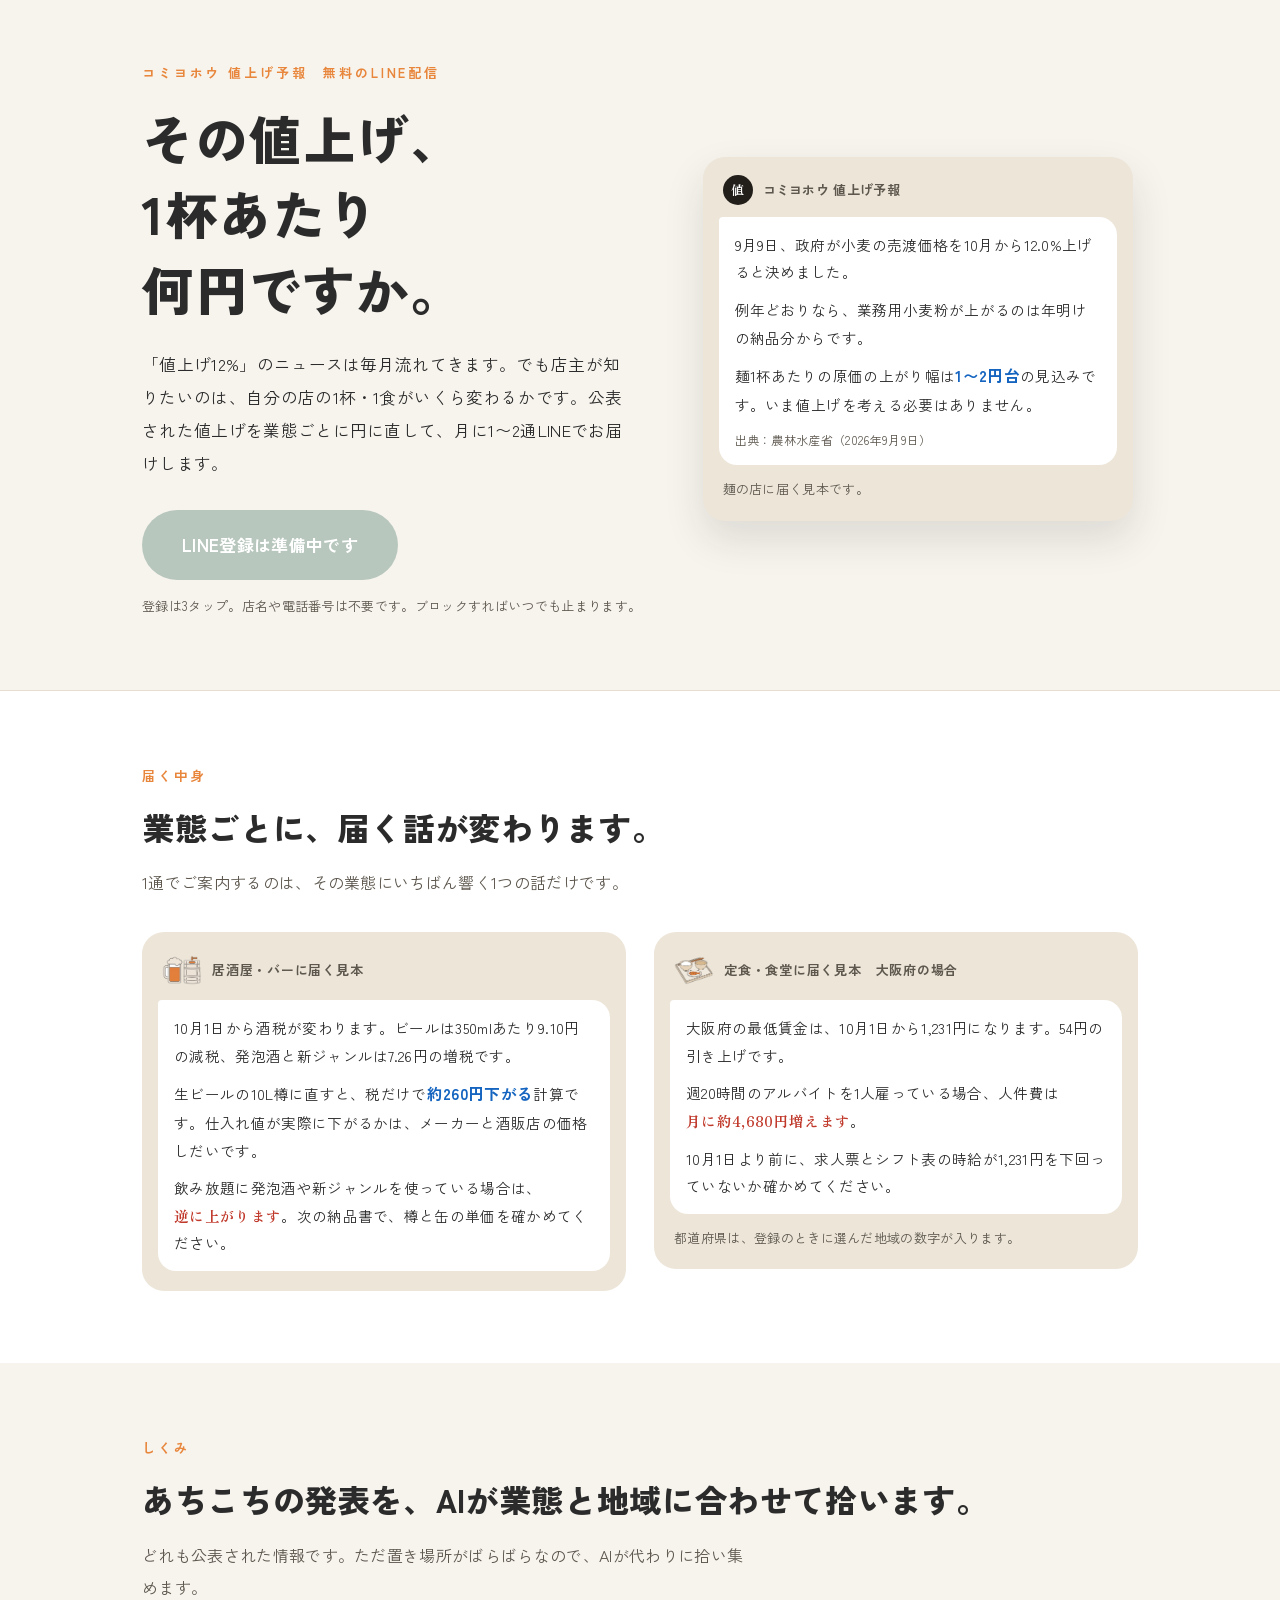
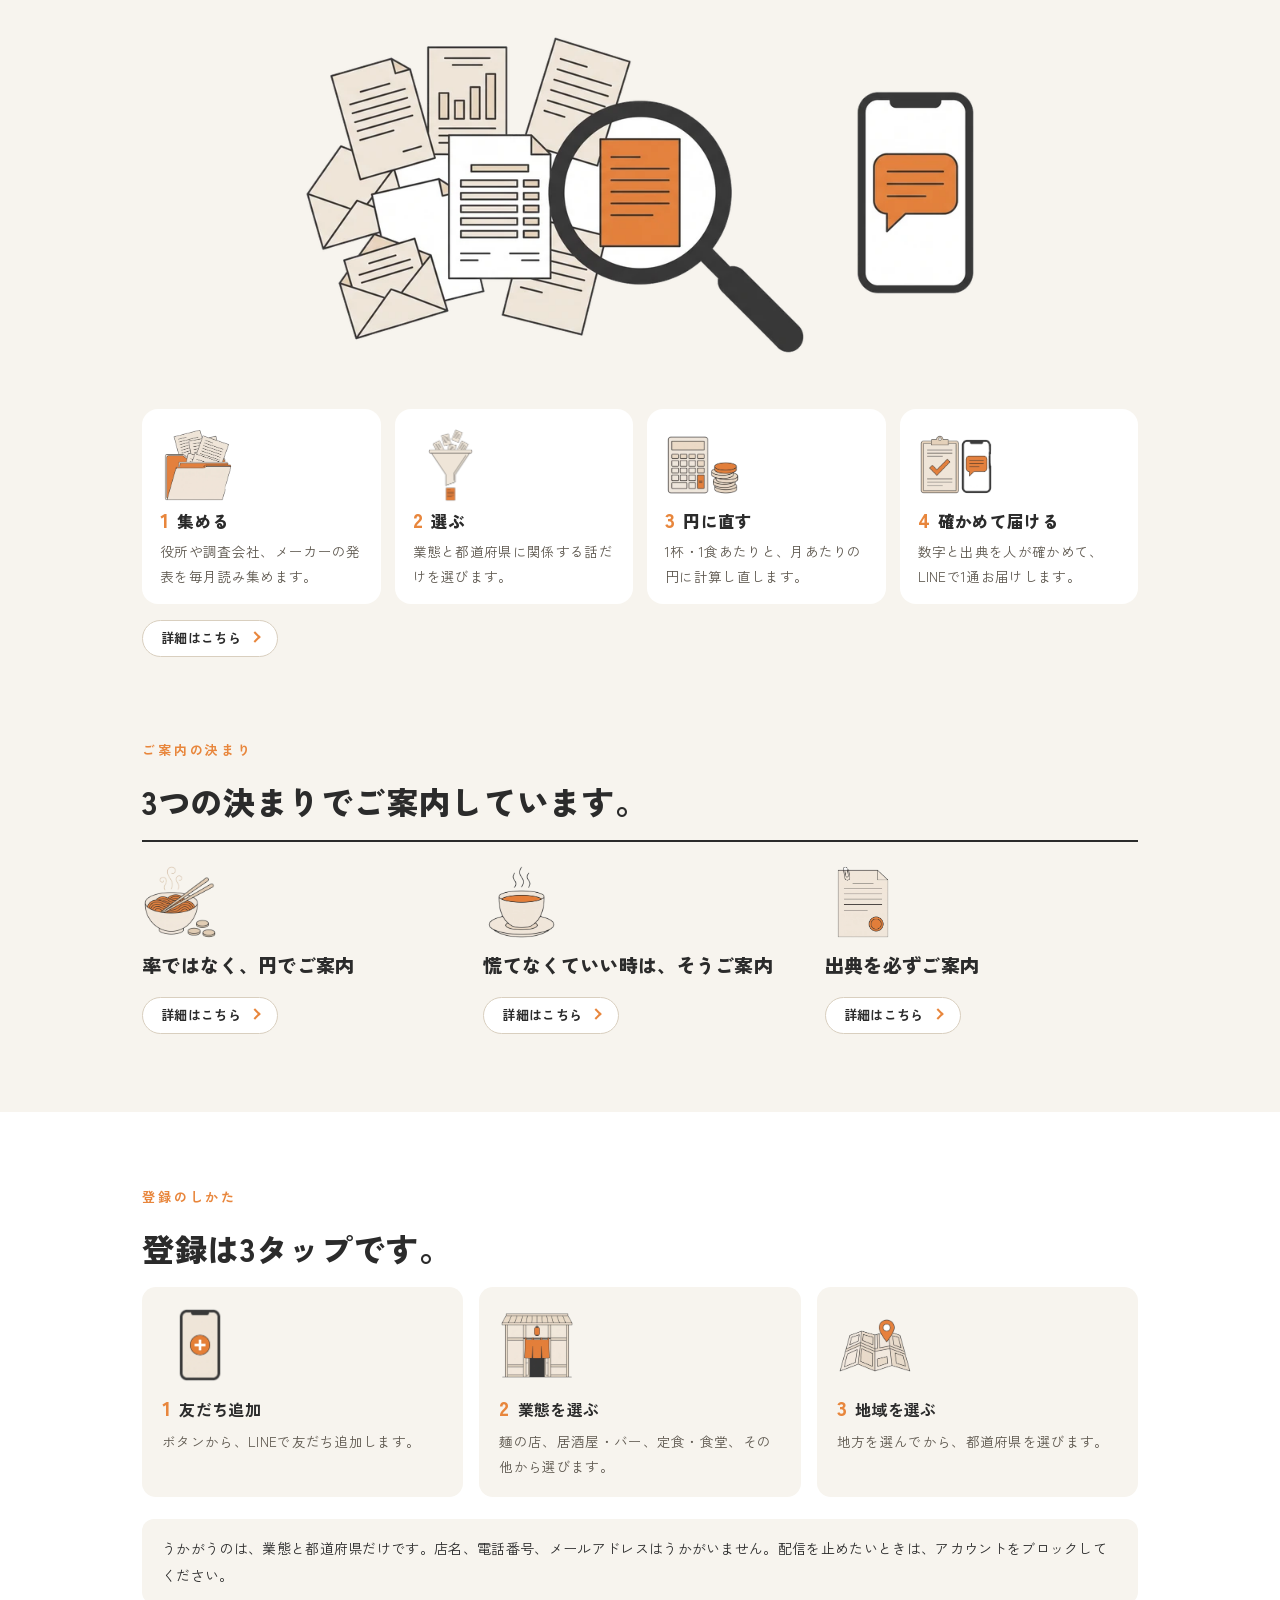
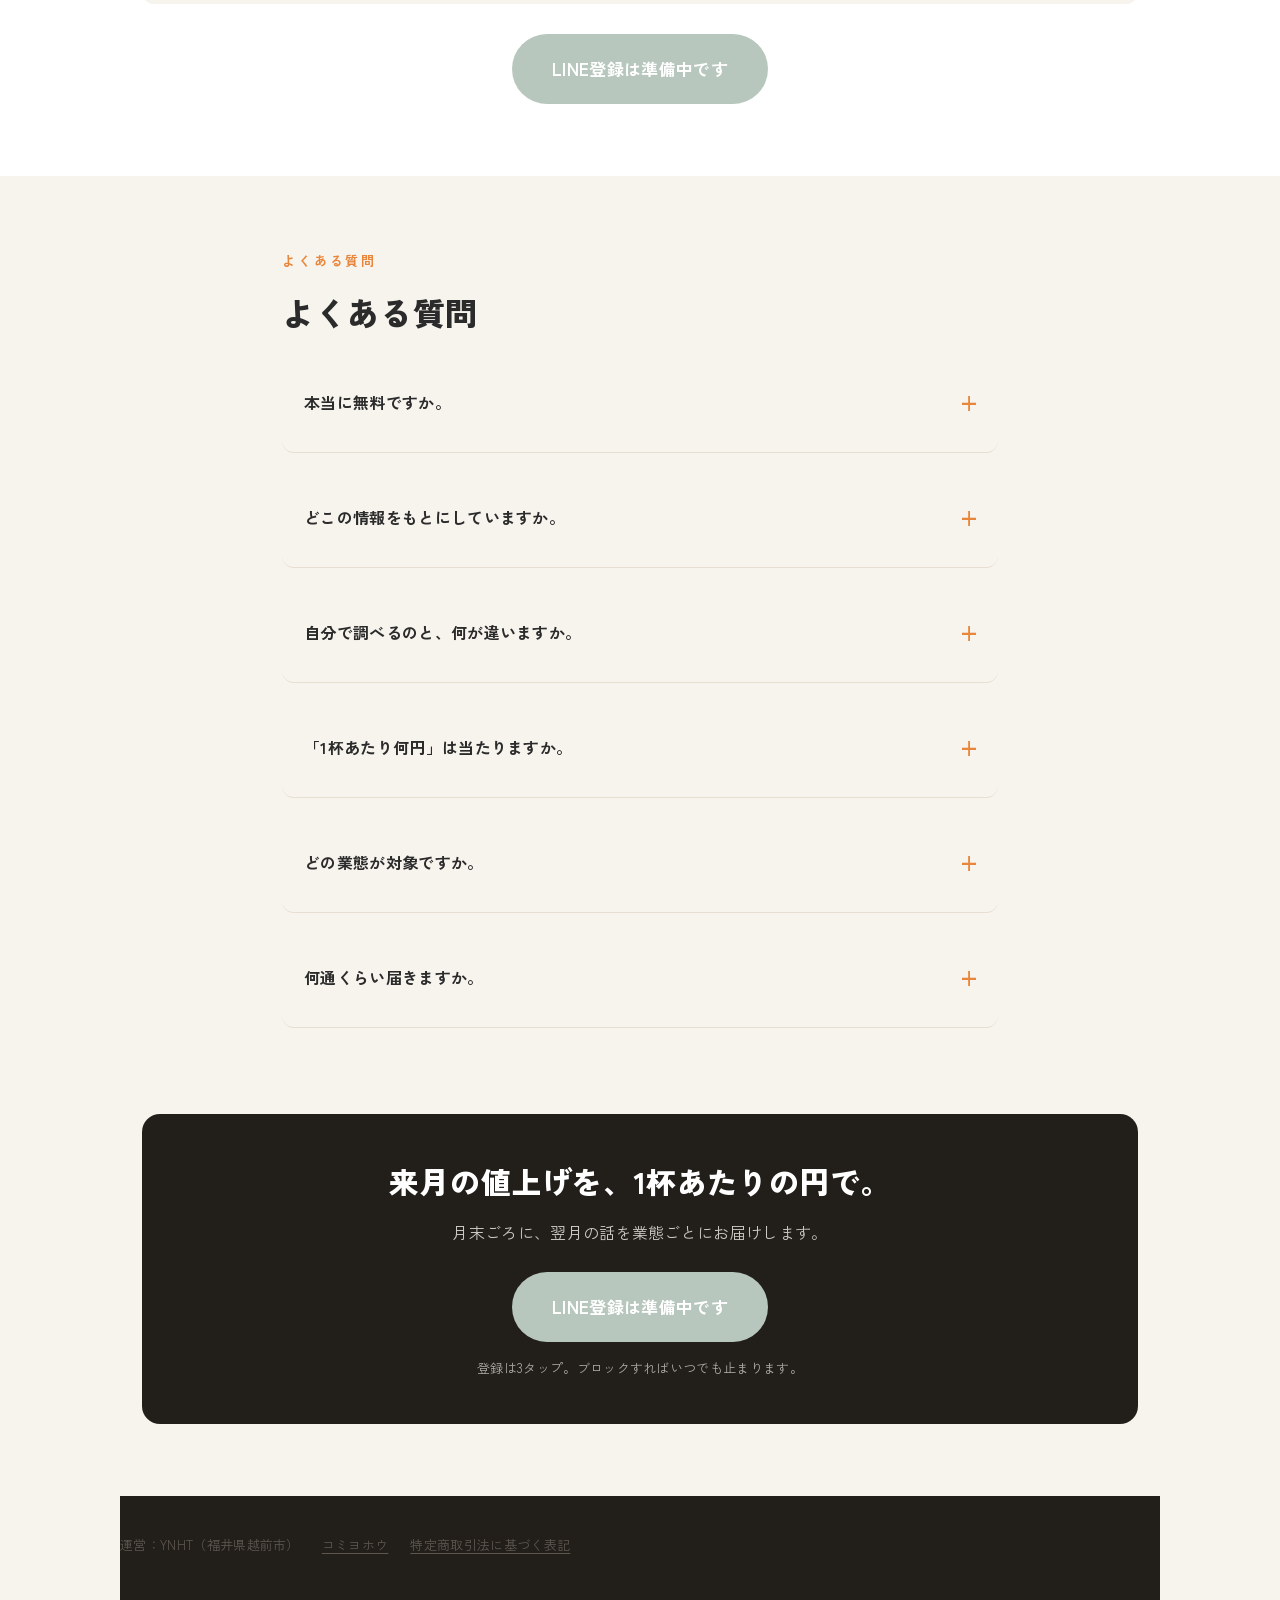
<file: neage/index.html>
<!DOCTYPE html>
<html lang="ja">
<head>
<!-- Google tag (gtag.js) -->
<script async src="https://www.googletagmanager.com/gtag/js?id=G-8SBC6NKFKL"></script>
<script>
  window.dataLayer = window.dataLayer || [];
  function gtag(){dataLayer.push(arguments);}
  gtag('js', new Date());
  gtag('config', 'G-8SBC6NKFKL');
</script>
<meta charset="UTF-8">
<meta name="viewport" content="width=device-width, initial-scale=1.0">
<link rel="canonical" href="https://komiyohou.ynht-web.com/neage/">
<title>コミヨホウ 値上げ予報｜値上げを1杯あたりの円で届ける無料LINE</title>
<meta name="description" content="食材・光熱費・税金の値上げを、飲食店の業態ごとに「1杯・1食あたり何円か」に直して、月に1〜2通LINEでお届けします。無料。登録は3タップで、店名や電話番号は不要です。">
<meta property="og:type" content="website">
<meta property="og:title" content="コミヨホウ 値上げ予報｜その値上げ、1杯あたり何円ですか。">
<meta property="og:description" content="飲食店の業態ごとに、値上げを1杯・1食あたりの円に直して届ける無料のLINE配信です。">
<meta property="og:url" content="https://komiyohou.ynht-web.com/neage/">
<meta property="og:site_name" content="コミヨホウ">
<meta property="og:locale" content="ja_JP">
<meta property="og:image" content="https://komiyohou.ynht-web.com/og.jpg">
<meta property="og:image:width" content="1200">
<meta property="og:image:height" content="630">
<meta name="twitter:card" content="summary_large_image">
<link rel="preconnect" href="https://fonts.googleapis.com">
<link rel="preconnect" href="https://fonts.gstatic.com" crossorigin>
<link href="https://fonts.googleapis.com/css2?family=Zen+Kaku+Gothic+New:wght@400;500;700;900&family=Zen+Old+Mincho:wght@600;700;900&display=swap" rel="stylesheet">
<link rel="stylesheet" href="../style.css">
<style>
  /* style.css(LP本体)の配色・書体を使う。上がる話＝赤・明朝、下がる話と安心＝青・太字ゴシック。
     見出しは太字ゴシック(2026-09-10 本人指定)。
     イラストは Higgsfield で生成し、外側の白を抜いた WebP(ill/)。説明は「詳細はこちら」に畳む */
  .nz-wrap { max-width: 1040px; margin: 0 auto; padding: 0 22px; }
  .nz-sec { padding: 72px 0; }
  .nz-sec.alt { background: #fff; }
  .nz-sec.tight { padding-top: 8px; }
  .up { color: var(--demerit); font-family: var(--serif); font-weight: 700; }

  /* イラスト。width/height 属性があるので height:auto を必ず付ける(縦に伸びるのを防ぐ) */
  .nz-ic { display: block; width: 76px; height: 76px; object-fit: contain; }
  .nz-ic.sm { width: 40px; height: 40px; }
  .nz-banner { display: block; width: 100%; max-width: 720px; height: auto; margin: 6px auto 30px; }

  /* 詳細はこちら(30キロのサービスページと同じピル型) */
  /* style.css は details/summary 全部に「よくある質問」用の見た目をかける
     (枠の背景・角丸・overflow:hidden、summary::after の「＋」を position:absolute で右端に固定、details p の左右余白)。
     そのままだと矢印が右端の「ら」に重なるので、「詳細はこちら」だけ打ち消す */
  .nz-more { margin: 16px 0 0; background: none; border-radius: 0; overflow: visible; }
  .nz-more > summary { cursor: pointer; list-style: none; display: inline-block; position: static; border: 1px solid #d9cfbf; border-radius: 999px; padding: 7px 18px; font-weight: 700; font-size: 13px; color: var(--ink); background: #fff; line-height: 1.6; }
  .nz-more > summary::-webkit-details-marker { display: none; }
  .nz-more > summary::after { content: ""; position: static; top: auto; right: auto; font-size: 0; display: inline-block; width: 6px; height: 6px; margin-left: 10px; border-right: 2px solid var(--accent); border-bottom: 2px solid var(--accent); transform: rotate(-45deg); vertical-align: 2px; transition: transform .15s; }
  .nz-more[open] > summary::after { transform: rotate(45deg); vertical-align: 4px; }
  @media (prefers-reduced-motion: reduce) { .nz-more > summary::after { transition: none; } }
  .nz-more > summary:focus-visible { outline: 2px solid var(--accent); outline-offset: 2px; }
  .nz-more .in { margin-top: 14px; font-size: 14px; line-height: 1.95; color: var(--sub); }
  .nz-more .in p { margin-bottom: .8em; padding: 0; }

  .nz-hero { padding: 60px 0 72px; border-bottom: 1px solid #e6ded1; }
  .nz-hero-grid { display: grid; grid-template-columns: 1.15fr 1fr; gap: 48px; align-items: center; }
  .nz-hero h1 { font-family: var(--sans); font-weight: 900; font-size: clamp(30px, 4.6vw, 52px); line-height: 1.45; margin-bottom: 22px; letter-spacing: .03em; }
  /* 意味の切れ目でだけ折り返す(「か。」だけが次の行に落ちるのを防ぐ) */
  .nw { display: inline-block; white-space: nowrap; }
  .nz-lead { font-size: 16.5px; max-width: 30em; margin-bottom: 30px; }
  .nz-micro { font-size: 13px; color: var(--sub); margin: 14px 0 0; line-height: 1.8; }
  .btn-line[aria-disabled="true"] { background: #b8c7bd; box-shadow: none; pointer-events: none; cursor: default; }

  /* 届く1通の見本 */
  .nz-phone { background: #ECE5D8; border-radius: 22px; padding: 18px 16px 20px; box-shadow: 0 18px 40px rgba(34,30,26,.12); width: 100%; max-width: 430px; justify-self: center; }
  .nz-phone-head { display: flex; align-items: center; gap: 10px; font-size: 13px; font-weight: 700; color: var(--sub); margin: 0 4px 12px; }
  .nz-phone-head .dot { width: 30px; height: 30px; border-radius: 50%; background: var(--dark); color: #fff; display: grid; place-items: center; font-size: 13px; font-family: var(--serif); flex-shrink: 0; }
  .nz-bubble { background: #fff; border-radius: 4px 18px 18px 18px; padding: 14px 16px; font-size: 14.5px; line-height: 1.9; }
  .nz-bubble p { margin: 0 0 .7em; }
  .nz-bubble p:last-child { margin: 0; }
  .nz-bubble .src { font-size: 12px; color: var(--sub); }
  /* 強調した金額(1〜2円台 等)は途中で折り返さない */
  .nz-bubble strong, .nz-bubble .up { white-space: nowrap; }
  .nz-for { display: flex; align-items: center; gap: 10px; font-size: 13px; font-weight: 700; letter-spacing: .06em; color: var(--sub); margin: 0 4px 10px; }

  .nz-h2 { font-family: var(--sans); font-weight: 900; font-size: clamp(23px, 3.6vw, 32px); margin-bottom: 14px; }
  .nz-sub { color: var(--sub); max-width: 38em; margin-bottom: 34px; }
  .nz-samples { display: grid; grid-template-columns: 1fr 1fr; gap: 28px; align-items: start; }
  .nz-samples .nz-phone { max-width: none; box-shadow: none; }

  /* しくみ: 横長の絵 → 4つの手順 → 詳細はこちら */
  .nz-how-lead { color: var(--sub); max-width: 38em; margin-bottom: 8px; }
  .nz-flow { list-style: none; display: grid; grid-template-columns: repeat(4, 1fr); gap: 14px; counter-reset: fl; }
  .nz-flow li { counter-increment: fl; background: #fff; border-radius: 16px; padding: 18px 18px 16px; display: grid; gap: 6px; align-content: start; }
  .nz-flow .hd { display: flex; align-items: baseline; gap: 8px; }
  .nz-flow .hd::before { content: counter(fl); font-family: var(--sans); font-weight: 900; font-size: 20px; color: var(--accent); line-height: 1; }
  .nz-flow b { font-weight: 900; font-size: 16.5px; line-height: 1.5; }
  .nz-flow span { font-size: 13.5px; color: var(--sub); line-height: 1.8; }
  .nz-srcs-t { font-size: 13.5px; font-weight: 700; color: var(--ink); margin: 18px 0 8px; }
  .nz-srcs { list-style: none; border-top: 2px solid var(--ink); max-width: 640px; }
  .nz-srcs li { display: grid; grid-template-columns: 11.5em 1fr auto; gap: 2px 14px; align-items: baseline; padding: 10px 0; border-bottom: 1px solid #e6ded1; font-size: 13.5px; line-height: 1.7; }
  .nz-srcs b { font-weight: 700; color: var(--ink); }
  .nz-srcs em { font-style: normal; font-size: 12.5px; white-space: nowrap; }
  .nz-num { font-weight: 900; color: var(--ink); }

  .nz-rules { list-style: none; display: grid; grid-template-columns: repeat(3, 1fr); gap: 0 28px; border-top: 2px solid var(--ink); }
  .nz-rules li { padding: 22px 0 6px; }
  .nz-rules .nz-ic { margin-bottom: 10px; }
  .nz-rules b { display: block; font-family: var(--sans); font-weight: 900; font-size: 19px; line-height: 1.6; }

  .nz-steps { list-style: none; display: grid; grid-template-columns: repeat(3, 1fr); gap: 16px; counter-reset: st; margin-bottom: 22px; }
  .nz-steps li { background: var(--bg); border-radius: 14px; padding: 20px 20px 18px; counter-increment: st; display: grid; gap: 4px; align-content: start; }
  .nz-steps .nz-ic { margin-bottom: 6px; }
  .nz-steps b { display: flex; align-items: baseline; gap: 8px; font-size: 16px; }
  .nz-steps b::before { content: counter(st); font-family: var(--sans); font-weight: 900; font-size: 20px; color: var(--accent); line-height: 1; }
  .nz-steps span { display: block; font-size: 13.5px; color: var(--sub); line-height: 1.85; }
  .nz-privacy { font-size: 14px; background: var(--bg); border-radius: 12px; padding: 16px 20px; margin-bottom: 30px; line-height: 1.9; }
  .nz-cta { text-align: center; }

  .nz-faq { max-width: 760px; }
  .nz-faq details { border-bottom: 1px solid #e6ded1; padding: 16px 0; }
  .nz-faq summary { font-weight: 700; cursor: pointer; }
  .nz-faq details p { margin: 10px 0 0; color: var(--sub); font-size: 15px; }

  .nz-end { background: var(--dark); color: #F7F4EE; border-radius: 18px; padding: 44px 30px; text-align: center; }
  .nz-end h2 { font-family: var(--sans); font-weight: 900; color: #fff; margin-bottom: 12px; font-size: clamp(22px, 3.4vw, 30px); }
  .nz-end p { color: rgba(247,244,238,.8); margin-bottom: 24px; }
  .nz-end .nz-micro { color: rgba(247,244,238,.65); margin-bottom: 0; }

  .nz-foot { padding: 36px 0 56px; font-size: 13px; color: var(--sub); display: flex; flex-wrap: wrap; gap: 8px 22px; }
  .nz-foot a { color: var(--sub); }

  @media (max-width: 960px) {
    .nz-flow { grid-template-columns: repeat(2, 1fr); }
  }
  @media (max-width: 860px) {
    .nz-hero-grid, .nz-samples, .nz-rules, .nz-steps { grid-template-columns: 1fr; }
    .nz-hero-grid { gap: 36px; }
    .nz-rules li { border-bottom: 1px solid #e6ded1; padding-bottom: 16px; display: grid; grid-template-columns: 64px 1fr; gap: 0 14px; align-items: center; }
    .nz-rules .nz-ic { width: 64px; height: 64px; margin: 0; grid-row: span 2; align-self: start; }
    .nz-rules .nz-more { grid-column: 2; margin-top: 8px; }
    .nz-steps li { grid-template-columns: 64px 1fr; gap: 2px 14px; }
    .nz-steps .nz-ic { width: 64px; height: 64px; margin: 0; grid-row: span 2; }
    .nz-srcs li { grid-template-columns: 1fr auto; }
    .nz-srcs b { grid-column: 1; grid-row: 1; }
    .nz-srcs em { grid-column: 2; grid-row: 1; }
    .nz-srcs span { grid-column: 1 / -1; grid-row: 2; }
  }
  @media (max-width: 560px) {
    .nz-flow { grid-template-columns: 1fr; }
    .nz-flow li { grid-template-columns: 64px 1fr; gap: 2px 14px; }
    .nz-flow .nz-ic { width: 64px; height: 64px; grid-row: span 2; }
  }
</style>
</head>
<body>

<header class="nz-hero">
  <div class="nz-wrap nz-hero-grid">
    <div>
      <p class="kicker">コミヨホウ 値上げ予報　無料のLINE配信</p>
      <h1>その値上げ、<br><span class="nw">1杯あたり</span><span class="nw">何円ですか。</span></h1>
      <p class="nz-lead">「値上げ12%」のニュースは毎月流れてきます。でも店主が知りたいのは、自分の店の1杯・1食がいくら変わるかです。公表された値上げを業態ごとに円に直して、月に1〜2通LINEでお届けします。</p>
      <a class="btn btn-line js-line" href="#" data-where="hero">無料でLINEに登録する</a>
      <p class="nz-micro">登録は3タップ。店名や電話番号は不要です。ブロックすればいつでも止まります。</p>
    </div>
    <div class="nz-phone" aria-label="麺の店に届くメッセージの見本">
      <div class="nz-phone-head"><span class="dot">値</span>コミヨホウ 値上げ予報</div>
      <div class="nz-bubble">
        <p>9月9日、政府が小麦の売渡価格を10月から12.0%上げると決めました。</p>
        <p>例年どおりなら、業務用小麦粉が上がるのは年明けの納品分からです。</p>
        <p>麺1杯あたりの原価の上がり幅は<strong>1〜2円台</strong>の見込みです。いま値上げを考える必要はありません。</p>
        <p class="src">出典：農林水産省（2026年9月9日）</p>
      </div>
      <p class="nz-micro" style="margin: 12px 4px 0;">麺の店に届く見本です。</p>
    </div>
  </div>
</header>

<main>

  <div class="nz-sec alt">
    <div class="nz-wrap">
      <p class="kicker">届く中身</p>
      <h2 class="nz-h2">業態ごとに、届く話が変わります。</h2>
      <p class="nz-sub">1通でご案内するのは、その業態にいちばん響く1つの話だけです。</p>
      <div class="nz-samples">
        <div class="nz-phone">
          <span class="nz-for"><img class="nz-ic sm" src="ill/ill-izakaya.webp" alt="" width="400" height="400" loading="lazy">居酒屋・バーに届く見本</span>
          <div class="nz-bubble">
            <p>10月1日から酒税が変わります。ビールは350mlあたり9.10円の減税、発泡酒と新ジャンルは7.26円の増税です。</p>
            <p>生ビールの10L樽に直すと、税だけで<strong>約260円下がる</strong>計算です。仕入れ値が実際に下がるかは、メーカーと酒販店の価格しだいです。</p>
            <p>飲み放題に発泡酒や新ジャンルを使っている場合は、<span class="up">逆に上がります</span>。次の納品書で、樽と缶の単価を確かめてください。</p>
          </div>
        </div>
        <div class="nz-phone">
          <span class="nz-for"><img class="nz-ic sm" src="ill/ill-teishoku.webp" alt="" width="400" height="400" loading="lazy">定食・食堂に届く見本　大阪府の場合</span>
          <div class="nz-bubble">
            <p>大阪府の最低賃金は、10月1日から1,231円になります。54円の引き上げです。</p>
            <p>週20時間のアルバイトを1人雇っている場合、人件費は<span class="up">月に約4,680円増えます</span>。</p>
            <p>10月1日より前に、求人票とシフト表の時給が1,231円を下回っていないか確かめてください。</p>
          </div>
          <p class="nz-micro" style="margin: 12px 4px 0;">都道府県は、登録のときに選んだ地域の数字が入ります。</p>
        </div>
      </div>
    </div>
  </div>

  <div class="nz-sec">
    <div class="nz-wrap">
      <p class="kicker">しくみ</p>
      <h2 class="nz-h2"><span class="nw">あちこちの発表を、</span><span class="nw">AIが業態と地域に</span><span class="nw">合わせて拾います。</span></h2>
      <p class="nz-how-lead">どれも公表された情報です。ただ置き場所がばらばらなので、AIが代わりに拾い集めます。</p>
      <img class="nz-banner" src="ill/ill-shikumi.webp" alt="あちこちに散らばった書類の中から1枚が選ばれ、スマホに1通だけ届く様子のイラスト" width="900" height="460" loading="lazy">
      <ol class="nz-flow">
        <li><img class="nz-ic" src="ill/ill-atsumeru.webp" alt="" width="400" height="400" loading="lazy"><b class="hd">集める</b><span>役所や調査会社、メーカーの発表を毎月読み集めます。</span></li>
        <li><img class="nz-ic" src="ill/ill-erabu.webp" alt="" width="400" height="400" loading="lazy"><b class="hd">選ぶ</b><span>業態と都道府県に関係する話だけを選びます。</span></li>
        <li><img class="nz-ic" src="ill/ill-en.webp" alt="" width="400" height="400" loading="lazy"><b class="hd">円に直す</b><span>1杯・1食あたりと、月あたりの円に計算し直します。</span></li>
        <li><img class="nz-ic" src="ill/ill-todokeru.webp" alt="" width="400" height="400" loading="lazy"><b class="hd">確かめて届ける</b><span>数字と出典を人が確かめて、LINEで1通お届けします。</span></li>
      </ol>
      <details class="nz-more">
        <summary>詳細はこちら</summary>
        <div class="in">
          <p>ご自分で調べることもできます。ただ、発表の時期もそろっていません。2026年9月だけで、食品の値上げは<b class="nz-num">4,923品目</b>ありました。毎月それを追いかけて、自分の店に関係する話を探すのは大きな手間です。</p>
          <p>選ぶときは、居酒屋には酒税、麺の店には小麦、というように業態で分けます。最低賃金のように県ごとに違う話は、登録された都道府県の数字を入れます。「12.0%」「1トンあたり70,020円」といった発表は、1杯・1食あたりの円に計算し直します。</p>
          <p class="nz-srcs-t">値上げの情報は、たとえばこれだけの場所に分かれています。</p>
          <ul class="nz-srcs">
            <li><b>帝国データバンク</b><span>食品の値上げ品目</span><em>毎月末</em></li>
            <li><b>農林水産省</b><span>小麦の売渡価格、野菜の価格見通し</span><em>年2回と毎月末</em></li>
            <li><b>製粉会社・食品メーカー</b><span>業務用の価格改定の案内</span><em>随時</em></li>
            <li><b>国税庁</b><span>酒税の改正</span><em>改正のたび</em></li>
            <li><b>都道府県の労働局</b><span>最低賃金。県ごとに発効日が違う</span><em>毎年秋</em></li>
            <li><b>資源エネルギー庁</b><span>電気・ガス料金の支援</span><em>期間ごと</em></li>
          </ul>
          <p style="margin-top: 16px;">業態と地域に合わせた配信までは無料です。お店の納品書に合わせた計算は、有料のコミヨホウで行います。</p>
        </div>
      </details>
    </div>
  </div>

  <div class="nz-sec tight">
    <div class="nz-wrap">
      <p class="kicker">ご案内の決まり</p>
      <h2 class="nz-h2">3つの決まりでご案内しています。</h2>
      <ul class="nz-rules">
        <li>
          <img class="nz-ic" src="ill/ill-rule-en.webp" alt="" width="400" height="400" loading="lazy">
          <b>率ではなく、円でご案内</b>
          <details class="nz-more"><summary>詳細はこちら</summary><div class="in">「12%」だけでは、店の判断に使えません。1杯・1食あたりの円と、月あたりの円でご案内します。</div></details>
        </li>
        <li>
          <img class="nz-ic" src="ill/ill-rule-anshin.webp" alt="" width="400" height="400" loading="lazy">
          <b>慌てなくていい時は、そうご案内</b>
          <details class="nz-more"><summary>詳細はこちら</summary><div class="in">大きく報じられても、店への影響が小さいことはよくあります。その時は「いまは何もしなくていい」と正直にお伝えします。</div></details>
        </li>
        <li>
          <img class="nz-ic" src="ill/ill-rule-shutten.webp" alt="" width="400" height="400" loading="lazy">
          <b>出典を必ずご案内</b>
          <details class="nz-more"><summary>詳細はこちら</summary><div class="in">帝国データバンク、農林水産省、メーカーの発表など、公表された資料だけを使います。見通しは、誰の見通しかもご案内します。</div></details>
        </li>
      </ul>
    </div>
  </div>

  <div class="nz-sec alt">
    <div class="nz-wrap">
      <p class="kicker">登録のしかた</p>
      <h2 class="nz-h2">登録は3タップです。</h2>
      <ol class="nz-steps">
        <li><img class="nz-ic" src="ill/ill-step-tomodachi.webp" alt="" width="400" height="400" loading="lazy"><b>友だち追加</b><span>ボタンから、LINEで友だち追加します。</span></li>
        <li><img class="nz-ic" src="ill/ill-step-gyotai.webp" alt="" width="400" height="400" loading="lazy"><b>業態を選ぶ</b><span>麺の店、居酒屋・バー、定食・食堂、その他から選びます。</span></li>
        <li><img class="nz-ic" src="ill/ill-step-chiiki.webp" alt="" width="400" height="400" loading="lazy"><b>地域を選ぶ</b><span>地方を選んでから、都道府県を選びます。</span></li>
      </ol>
      <p class="nz-privacy">うかがうのは、業態と都道府県だけです。店名、電話番号、メールアドレスはうかがいません。配信を止めたいときは、アカウントをブロックしてください。</p>
      <div class="nz-cta">
        <a class="btn btn-line js-line" href="#" data-where="steps">無料でLINEに登録する</a>
      </div>
    </div>
  </div>

  <div class="nz-sec">
    <div class="nz-wrap nz-faq">
      <p class="kicker">よくある質問</p>
      <h2 class="nz-h2">よくある質問</h2>
      <details>
        <summary>本当に無料ですか。</summary>
        <p>はい、無料です。お店の納品書から原価を計算する有料のサービス「コミヨホウ」をご案内することがありますが、無料の配信を受け取り続けるのに契約は必要ありません。</p>
      </details>
      <details>
        <summary>どこの情報をもとにしていますか。</summary>
        <p>帝国データバンクの食品値上げの調査、農林水産省の発表と野菜の価格見通し、各メーカーの価格改定の発表など、公表された資料です。毎回、出典もご案内します。</p>
      </details>
      <details>
        <summary>自分で調べるのと、何が違いますか。</summary>
        <p>情報そのものは同じです。どれも公表されています。違うのは手間です。あちこちの発表を毎月追いかけ、自分の業態と地域に関係する話を選び、1杯あたりの円に計算し直す。この3つを代わりに行います。</p>
      </details>
      <details>
        <summary>「1杯あたり何円」は当たりますか。</summary>
        <p>発表済みの値上げは、発表どおりの日付と率でお伝えします。1杯あたりの円は、発表をもとにした見込みの計算です。見込みの時は、そうご案内します。</p>
      </details>
      <details>
        <summary>どの業態が対象ですか。</summary>
        <p>いまは、麺の店、居酒屋・バー、定食・食堂の3つに合わせてご案内しています。「その他」を選んだ方の業態を見て、増やしていきます。</p>
      </details>
      <details>
        <summary>何通くらい届きますか。</summary>
        <p>月に1〜2通です。値上げが重なる月でも、お店に関係の深い話に絞ります。</p>
      </details>
    </div>
  </div>

  <div class="nz-sec" style="padding-top: 0;">
    <div class="nz-wrap">
      <div class="nz-end">
        <h2>来月の値上げを、1杯あたりの円で。</h2>
        <p>月末ごろに、翌月の話を業態ごとにお届けします。</p>
        <a class="btn btn-line js-line" href="#" data-where="end">無料でLINEに登録する</a>
        <p class="nz-micro">登録は3タップ。ブロックすればいつでも止まります。</p>
      </div>
    </div>
  </div>

</main>

<footer class="nz-wrap nz-foot">
  <span>運営：YNHT（福井県越前市）</span>
  <a href="../">コミヨホウ</a>
  <a href="../legal.html">特定商取引法に基づく表記</a>
</footer>

<script>
  // LINE公式アカウント「コミヨホウ 値上げ予報」の友だち追加URL(https://lin.ee/...)。
  // アカウントを作ったらここに入れる。空のあいだは、ボタンを「準備中」にして押せなくする。
  var LINE_URL = "";
  document.querySelectorAll(".js-line").forEach(function (a) {
    if (!LINE_URL) {
      a.textContent = "LINE登録は準備中です";
      a.setAttribute("aria-disabled", "true");
      a.removeAttribute("href");
      return;
    }
    a.href = LINE_URL;
    a.addEventListener("click", function () {
      if (typeof gtag === "function") {
        gtag("event", "neage_line_click", { where: a.getAttribute("data-where") || "" });
      }
    });
  });
</script>

</body>
</html>
</file>
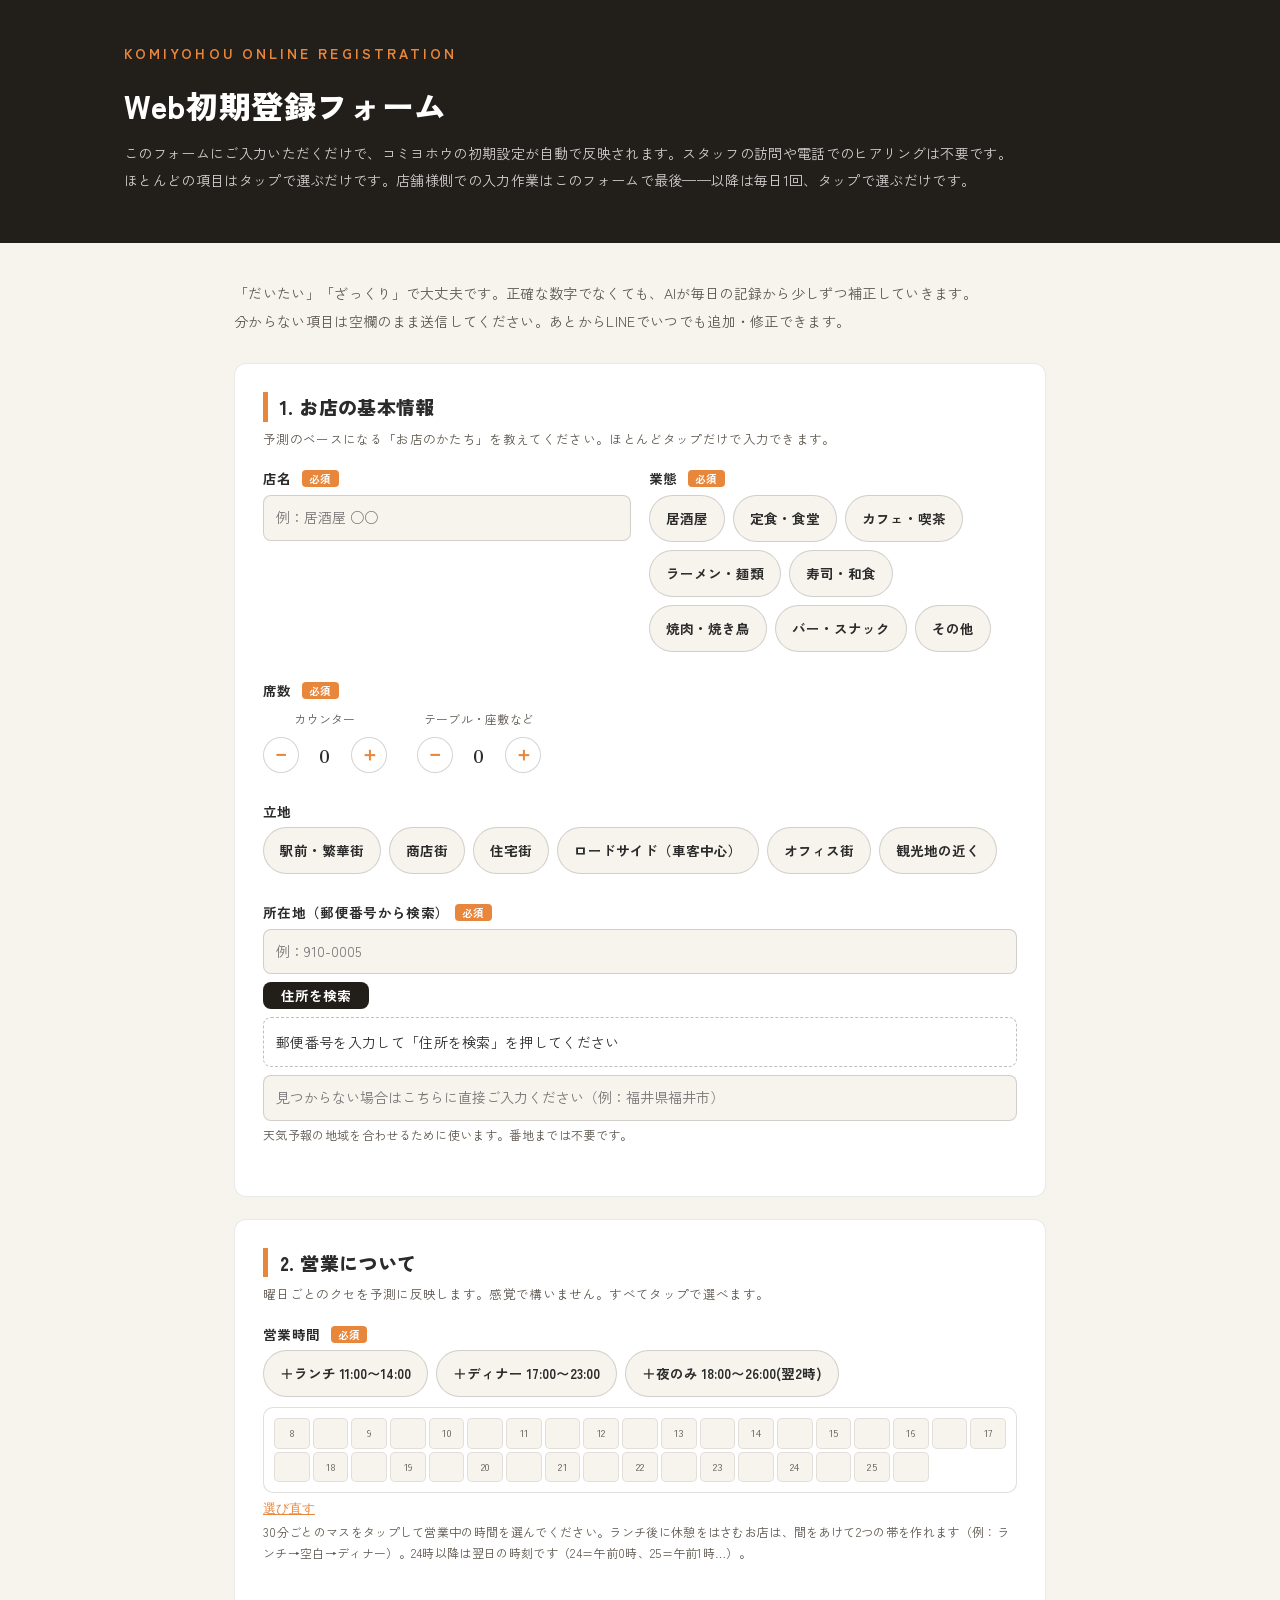
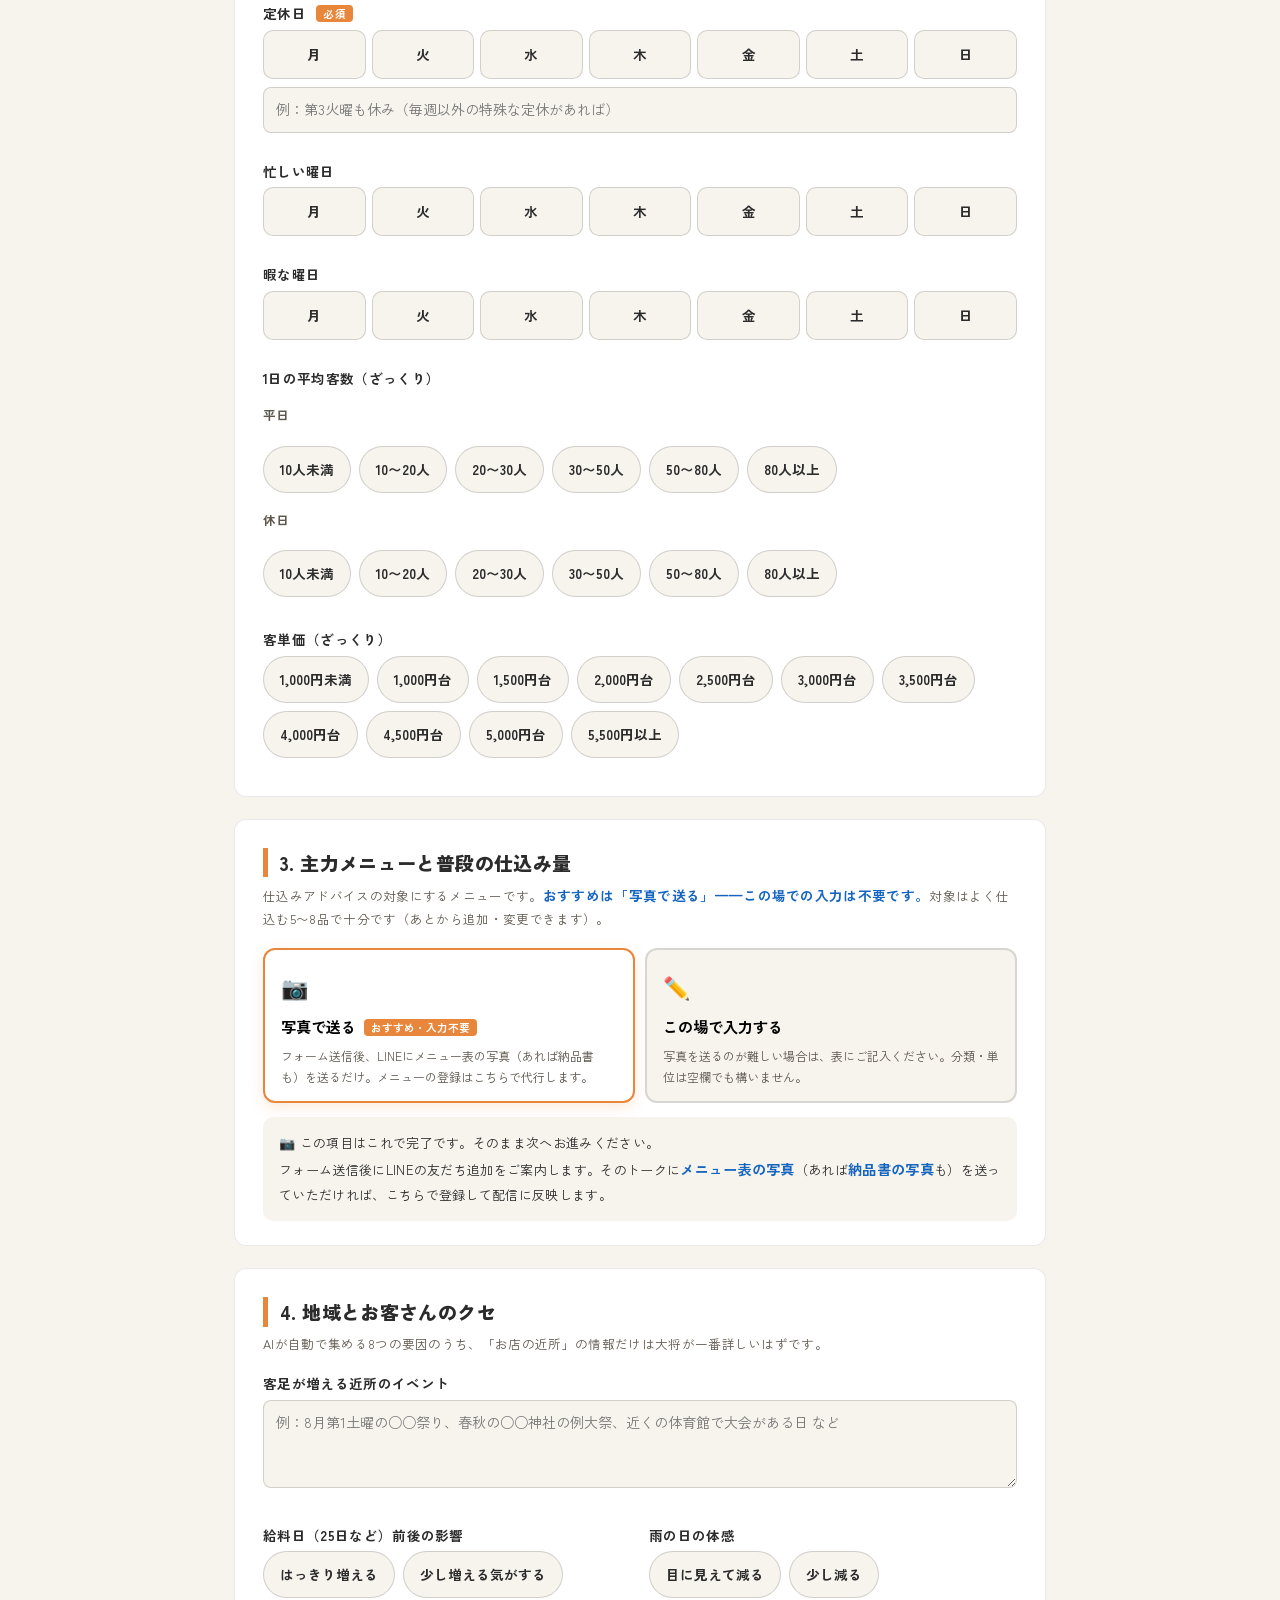
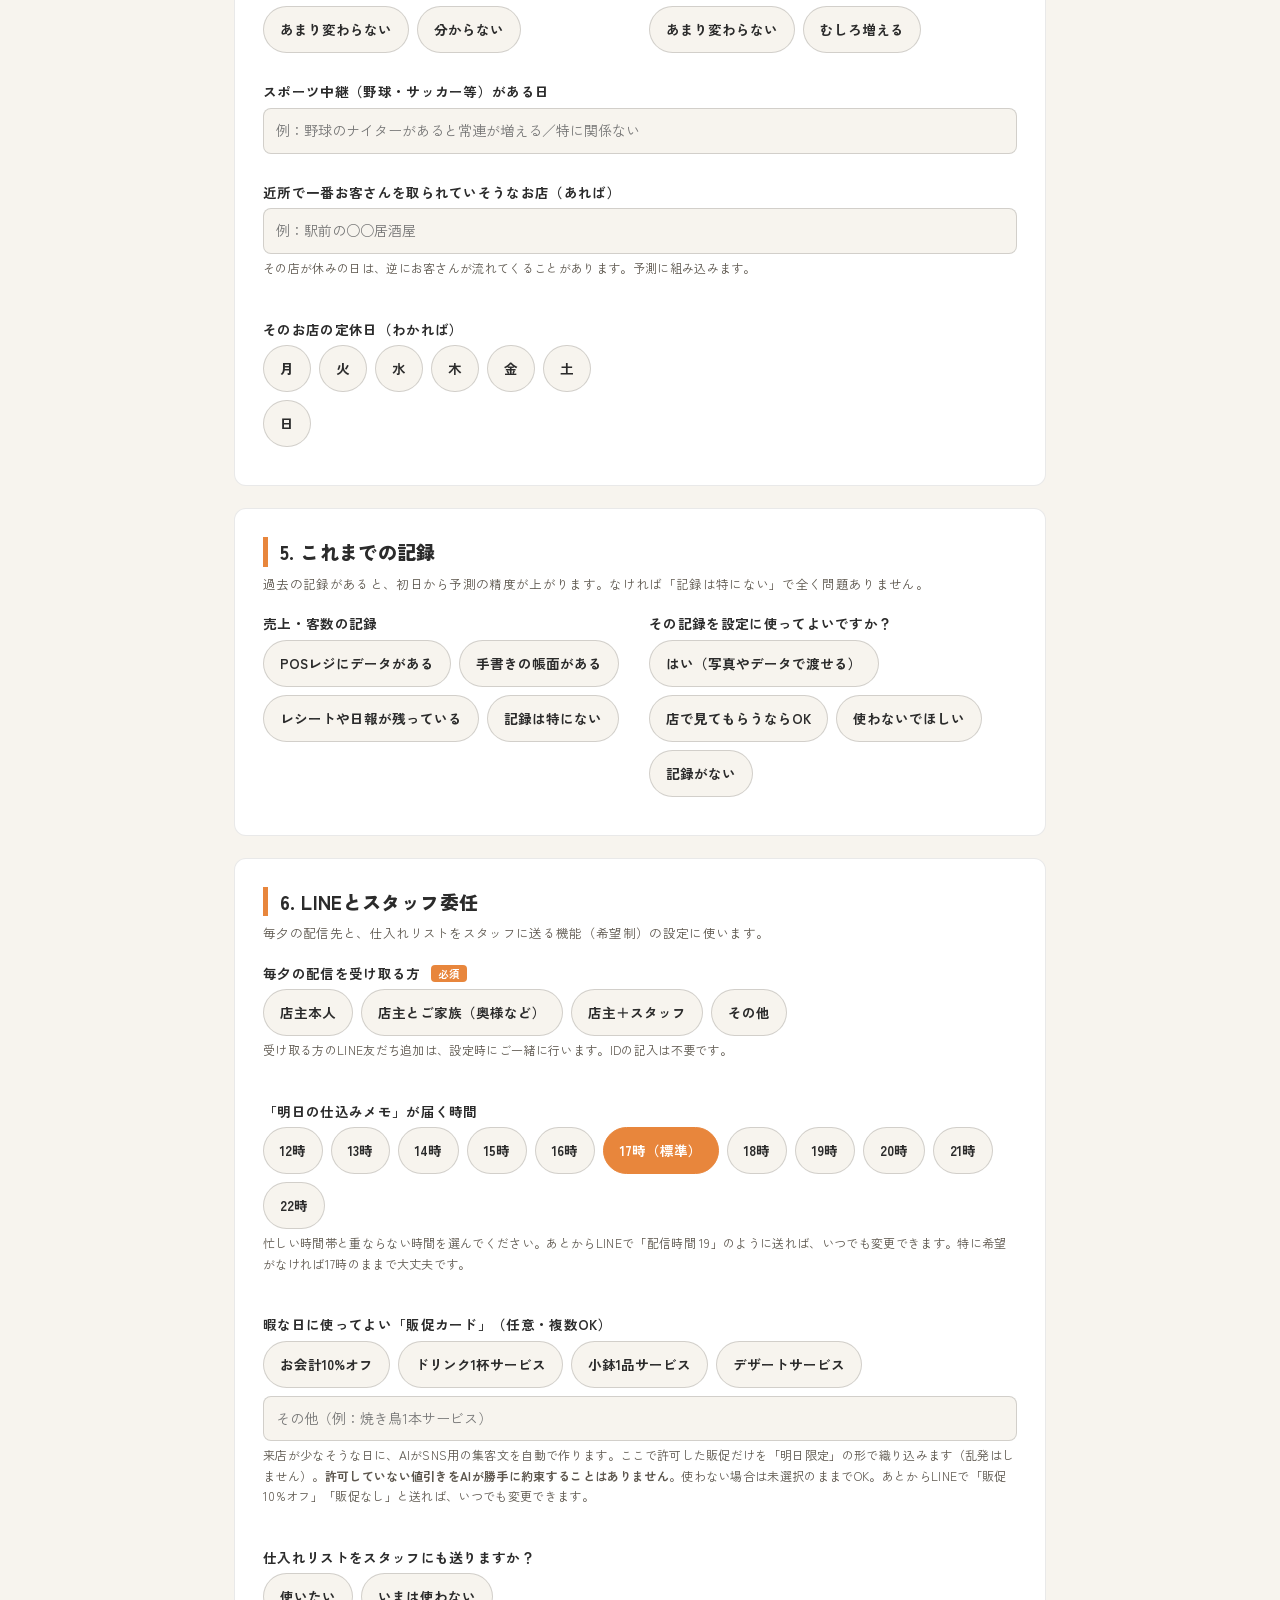
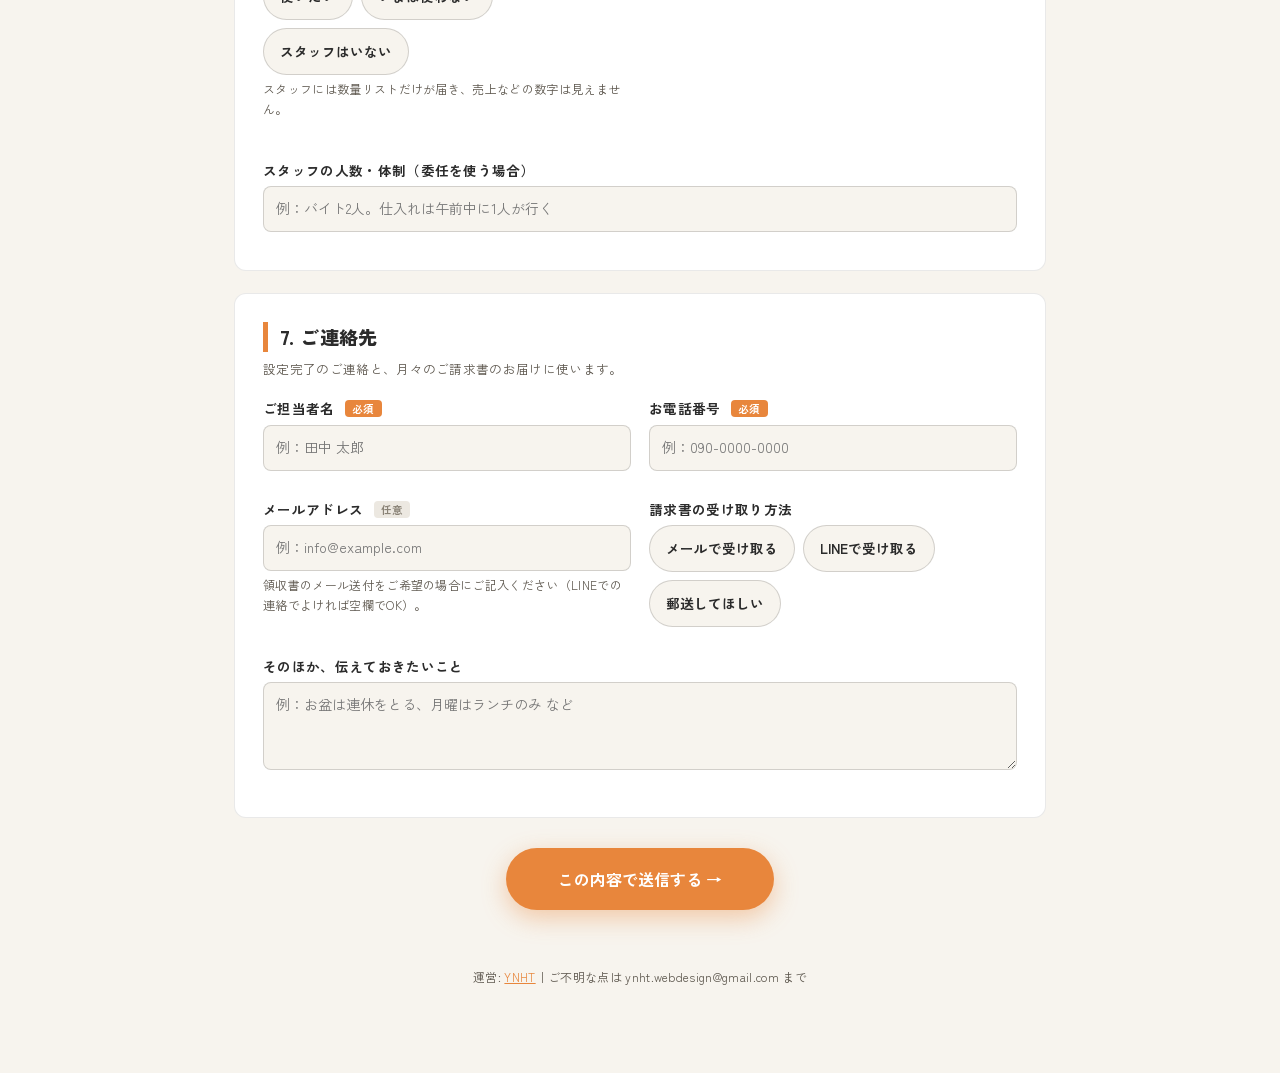
<file: hearing.html>
<!DOCTYPE html>
<html lang="ja">
<head>
<!-- Google tag (gtag.js) -->
<script async src="https://www.googletagmanager.com/gtag/js?id=G-8SBC6NKFKL"></script>
<script>
  window.dataLayer = window.dataLayer || [];
  function gtag(){dataLayer.push(arguments);}
  gtag('js', new Date());
  gtag('config', 'G-8SBC6NKFKL');
</script>
<meta charset="UTF-8">
<meta name="viewport" content="width=device-width, initial-scale=1.0">
<meta name="robots" content="noindex">
<title>コミヨホウ｜Web初期登録フォーム</title>
<link rel="preconnect" href="https://fonts.googleapis.com">
<link rel="preconnect" href="https://fonts.gstatic.com" crossorigin>
<link href="https://fonts.googleapis.com/css2?family=Zen+Old+Mincho:wght@700;900&family=Zen+Kaku+Gothic+New:wght@400;500;700&display=swap" rel="stylesheet">
<link rel="stylesheet" href="style.css">
<style>
/* ---- ヒアリングフォーム専用 ---- */
.hx-header { background: var(--dark, #221E1A); color: #fff; padding: 40px 0 36px; }
.hx-header .kicker { color: var(--accent, #E8863C); }
.hx-header h1 { color: #fff; font-size: clamp(22px, 3.6vw, 32px); margin-bottom: 10px; }
.hx-header p { color: rgba(255,255,255,.8); font-size: 14px; line-height: 1.9; }
.hx-main { max-width: 860px; margin: 0 auto; padding: 36px 24px 72px; }
.hx-lead { font-size: 14px; color: var(--sub, #5d574e); line-height: 2; margin-bottom: 28px; }
.hx-sec { background: #fff; border: 1px solid rgba(43,43,43,.1); border-radius: 12px; padding: 28px 28px 24px; margin-bottom: 22px; }
.hx-sec h2 { font-size: 19px; border-left: 5px solid var(--accent, #E8863C); padding-left: 12px; margin-bottom: 6px; }
.hx-sec .hx-why { font-size: 12.5px; color: var(--sub, #5d574e); margin-bottom: 18px; line-height: 1.8; }
.hx-row { display: grid; grid-template-columns: 1fr 1fr; gap: 14px 18px; }
.hx-field { margin-bottom: 14px; }
.hx-field.wide { grid-column: 1 / -1; }
.hx-field label { display: block; font-size: 13.5px; font-weight: 700; margin-bottom: 5px; line-height: 1.6; }
.hx-req { font-size: 10.5px; font-weight: 700; color: #fff; background: var(--accent, #E8863C); border-radius: 4px; padding: 1px 7px; margin-left: 6px; vertical-align: 1px; }
.hx-opt { font-size: 10.5px; font-weight: 700; color: #8a8377; background: #ece8e1; border-radius: 4px; padding: 1px 7px; margin-left: 6px; vertical-align: 1px; }
.hx-field input[type="text"], .hx-field input[type="email"], .hx-field input[type="tel"],
.hx-field select, .hx-field textarea {
  width: 100%; font: inherit; font-size: 14px; line-height: 1.7; color: var(--ink, #2B2B2B);
  background: var(--bg, #F7F4EE); border: 1px solid rgba(43,43,43,.18); border-radius: 8px; padding: 10px 12px;
}
.hx-field textarea { min-height: 88px; resize: vertical; }
.hx-field input:focus, .hx-field select:focus, .hx-field textarea:focus { outline: 2px solid var(--accent, #E8863C); border-color: var(--accent, #E8863C); }
.hx-hint { font-size: 12px; color: var(--sub, #5d574e); margin-top: 4px; line-height: 1.7; }
.hx-checks { display: flex; flex-wrap: wrap; gap: 8px 18px; }
.hx-checks label { display: inline-flex; align-items: center; gap: 6px; font-size: 14px; font-weight: 500; margin: 0; }
.hx-checks input { width: 16px; height: 16px; accent-color: var(--accent, #E8863C); }
.hx-menu-table { width: 100%; border-collapse: collapse; font-size: 13.5px; }
.hx-menu-table th, .hx-menu-table td { border: 1px solid rgba(43,43,43,.15); padding: 6px 8px; text-align: left; }
.hx-menu-table th { background: var(--bg, #F7F4EE); font-size: 12.5px; white-space: nowrap; }
.hx-menu-table input, .hx-menu-table select { width: 100%; font: inherit; font-size: 13.5px; border: none; background: transparent; padding: 4px 2px; }
.hx-menu-table input:focus, .hx-menu-table select:focus { outline: 2px solid var(--accent, #E8863C); border-radius: 4px; }
.hx-menu-mode { display: grid; grid-template-columns: 1fr 1fr; gap: 10px; margin-bottom: 14px; }
.hx-mode-card { font: inherit; text-align: left; background: var(--bg, #F7F4EE); border: 2px solid rgba(43,43,43,.15); border-radius: 12px; padding: 14px 16px; cursor: pointer; transition: border-color .15s, box-shadow .15s; }
.hx-mode-card:hover { border-color: var(--accent, #E8863C); }
.hx-mode-card.is-active { border-color: var(--accent, #E8863C); background: #fff; box-shadow: 0 4px 14px rgba(232,134,60,.18); }
.hx-mode-emoji { font-size: 22px; display: block; margin-bottom: 4px; }
.hx-mode-title { display: block; font-weight: 700; font-size: 15px; margin-bottom: 4px; }
.hx-mode-badge { font-size: 10.5px; color: #fff; background: var(--accent, #E8863C); border-radius: 4px; padding: 1px 7px; margin-left: 8px; vertical-align: 1px; }
.hx-mode-desc { display: block; font-size: 12px; color: var(--sub, #5d574e); line-height: 1.7; }
.hx-photo-note { background: var(--bg, #F7F4EE); border-radius: 10px; padding: 14px 16px; font-size: 13px; line-height: 1.9; }
.hx-menu-extra.is-hidden { display: none; }
.hx-submit-wrap { text-align: center; margin-top: 30px; }
.hx-submit { font: inherit; font-weight: 700; font-size: 16px; color: #fff; background: var(--accent, #E8863C); border: none; border-radius: 999px; padding: 15px 52px; cursor: pointer; box-shadow: 0 8px 24px rgba(232,134,60,.4); }
.hx-submit:hover { opacity: .9; }
.hx-submit:disabled { opacity: .5; cursor: wait; }
.hx-err { color: #c0392b; font-size: 13.5px; font-weight: 700; margin-top: 12px; min-height: 1.2em; }
.hx-success { display: none; background: #fff; border: 2px solid var(--accent, #E8863C); border-radius: 12px; padding: 40px 28px; text-align: center; }
.hx-success h2 { font-size: 21px; margin-bottom: 10px; }
.hx-success p { font-size: 14px; color: var(--sub, #5d574e); line-height: 2; }
.hx-code-box { background: var(--bg, #F7F4EE); border-radius: 10px; padding: 16px; margin: 18px auto; max-width: 260px; }
.hx-code-label { font-size: 12px; color: var(--sub, #5d574e); margin-bottom: 4px; }
.hx-code { font-size: 32px; font-weight: 900; letter-spacing: .12em; color: var(--accent, #E8863C); }
.hx-auto-steps { text-align: left; max-width: 380px; margin: 18px auto; font-size: 14px; line-height: 1.9; padding-left: 22px; }
.hx-line-btn { display: inline-block; margin-top: 8px; background: #06C755; color: #fff; font-weight: 700; font-size: 15px; padding: 13px 32px; border-radius: 999px; text-decoration: none; }
.hx-line-btn:hover { opacity: .9; }
.hx-print-note { font-size: 12px; color: var(--sub, #5d574e); text-align: center; margin-top: 26px; }
.hx-print-note a { color: var(--accent, #E8863C); }

/* ---- タップ入力パーツ ---- */
.hx-chip-group { display: flex; flex-wrap: wrap; gap: 8px; }
.hx-chip {
  font: inherit; font-size: 13.5px; font-weight: 700; color: var(--ink, #2B2B2B);
  background: var(--bg, #F7F4EE); border: 1.5px solid rgba(43,43,43,.18); border-radius: 999px;
  padding: 9px 16px; cursor: pointer; transition: background .15s, border-color .15s, color .15s;
}
.hx-chip:hover { border-color: var(--accent, #E8863C); }
.hx-chip.is-active { background: var(--accent, #E8863C); border-color: var(--accent, #E8863C); color: #fff; }
.hx-other-input {
  width: 100%; font: inherit; font-size: 14px; color: var(--ink, #2B2B2B);
  background: var(--bg, #F7F4EE); border: 1px solid rgba(43,43,43,.18); border-radius: 8px; padding: 10px 12px;
}
.hx-other-input:focus { outline: 2px solid var(--accent, #E8863C); border-color: var(--accent, #E8863C); }

.hx-weekday-row { display: flex; gap: 6px; flex-wrap: wrap; }
.hx-weekday-row .hx-chip { flex: 1 1 40px; min-width: 40px; text-align: center; padding: 10px 0; border-radius: 10px; }

.hx-seat-group { display: flex; gap: 30px; flex-wrap: wrap; }
.hx-stepper-block { text-align: center; }
.hx-stepper { display: flex; align-items: center; gap: 10px; }
.hx-stepper button {
  width: 36px; height: 36px; border-radius: 50%; border: 1.5px solid rgba(43,43,43,.2); background: #fff;
  font-size: 19px; font-weight: 700; color: var(--accent, #E8863C); cursor: pointer; line-height: 1;
}
.hx-stepper button:active { background: var(--bg, #F7F4EE); }
.hx-stepper-val { min-width: 32px; text-align: center; font-size: 18px; font-weight: 900; font-family: var(--serif, "Zen Old Mincho", serif); }
.hx-stepper-label { font-size: 12px; color: var(--sub, #5d574e); margin-bottom: 6px; }

.hx-zip-row { display: flex; gap: 8px; flex-wrap: wrap; }
.hx-zip-row input {
  flex: none; width: 150px; font: inherit; font-size: 14px; color: var(--ink, #2B2B2B);
  background: var(--bg, #F7F4EE); border: 1px solid rgba(43,43,43,.18); border-radius: 8px; padding: 10px 12px;
}
.hx-zip-btn { flex: none; font: inherit; font-size: 13.5px; font-weight: 700; color: #fff; background: var(--dark, #221E1A); border: none; border-radius: 8px; padding: 0 18px; cursor: pointer; }
.hx-zip-btn:disabled { opacity: .5; cursor: wait; }
.hx-addr-display { font-size: 14px; color: var(--ink, #2B2B2B); background: #fff; border: 1px dashed rgba(43,43,43,.3); border-radius: 8px; padding: 10px 12px; margin-top: 8px; }

.hx-hour-presets { display: flex; flex-wrap: wrap; gap: 8px; margin-bottom: 10px; }
.hx-hourbar { display: grid; grid-template-columns: repeat(auto-fill, minmax(34px, 1fr)); gap: 3px; border: 1px solid rgba(43,43,43,.15); border-radius: 10px; padding: 10px; background: #fff; }
.hx-hour-cell { font-size: 10.5px; text-align: center; padding: 8px 2px; border-radius: 5px; background: var(--bg, #F7F4EE); border: 1px solid rgba(43,43,43,.1); color: var(--sub, #5d574e); cursor: pointer; line-height: 1.2; user-select: none; }
.hx-hour-cell.is-on { background: var(--accent, #E8863C); border-color: var(--accent, #E8863C); color: #fff; font-weight: 700; }
.hx-hourbar-foot { display: flex; justify-content: space-between; align-items: center; flex-wrap: wrap; gap: 8px; margin-top: 8px; }
.hx-hourbar-clear { font-size: 12.5px; color: var(--accent, #E8863C); background: none; border: none; text-decoration: underline; cursor: pointer; padding: 0; }
.hx-hourbar-result { font-size: 13px; font-weight: 700; color: var(--ink, #2B2B2B); }

.hx-substack { display: flex; flex-direction: column; gap: 6px; margin-bottom: 4px; }
.hx-sublabel { font-size: 12.5px; font-weight: 700; color: var(--sub, #5d574e); margin-top: 8px; }

@media (max-width: 640px) {
  .hx-row { grid-template-columns: 1fr; }
  .hx-sec { padding: 22px 18px 18px; }
  .hx-menu-mode { grid-template-columns: 1fr; }
  .hx-menu-table th:nth-child(1) { width: 34%; }
  .hx-seat-group { gap: 20px; }
}
/* ---- 印刷（紙で聞き取る場合） ---- */
@media print {
  body { background: #fff; font-size: 11px; line-height: 1.5; }
  .hx-header { background: #fff; color: var(--ink, #2B2B2B); padding: 0 0 8px; border-bottom: 3px solid var(--accent, #E8863C); }
  .hx-header h1 { color: var(--ink, #2B2B2B); font-size: 19px; margin-bottom: 2px; }
  .hx-header p, .hx-lead, .hx-submit-wrap, .hx-print-note, .hx-err { display: none; }
  .hx-main { max-width: none; padding: 10px 0 0; }
  .hx-sec { break-inside: avoid; border: 1px solid #bbb; border-radius: 6px; padding: 10px 12px 6px; margin-bottom: 10px; }
  .hx-sec h2 { font-size: 13px; margin-bottom: 2px; }
  .hx-sec .hx-why { margin-bottom: 8px; font-size: 9.5px; }
  .hx-field { margin-bottom: 7px; }
  .hx-field label { font-size: 10.5px; margin-bottom: 2px; }
  .hx-field input[type="text"], .hx-field input[type="email"], .hx-field input[type="tel"], .hx-field select { border: none; border-bottom: 1px solid #999; border-radius: 0; background: #fff; padding: 2px 4px; min-height: 20px; }
  .hx-field textarea { border: 1px solid #999; background: #fff; min-height: 52px; border-radius: 0; padding: 4px; }
  .hx-hint { font-size: 9px; margin-top: 1px; }
  .hx-menu-table th, .hx-menu-table td { padding: 3px 6px; }
  .hx-menu-table td { height: 22px; }
  .hx-req { border: 1px solid var(--accent, #E8863C); color: var(--accent, #E8863C); background: #fff; }
  /* 紙で聞き取る場合は表をフルで印刷する */
  .hx-menu-mode, .hx-photo-note { display: none; }
  #menuTableWrap { display: block !important; }
  tr.hx-menu-extra.is-hidden { display: table-row; }
  #menuAddRow { display: none; }
}
</style>
</head>
<body>

<header class="hx-header">
  <div class="wrap">
    <p class="kicker">KOMIYOHOU ONLINE REGISTRATION</p>
    <h1>Web初期登録フォーム</h1>
    <p>このフォームにご入力いただくだけで、コミヨホウの初期設定が自動で反映されます。スタッフの訪問や電話でのヒアリングは不要です。<br>
    ほとんどの項目はタップで選ぶだけです。店舗様側での入力作業はこのフォームで最後——以降は毎日1回、タップで選ぶだけです。</p>
  </div>
</header>

<main class="hx-main">
  <p class="hx-lead">「だいたい」「ざっくり」で大丈夫です。正確な数字でなくても、AIが毎日の記録から少しずつ補正していきます。<br>
  分からない項目は空欄のまま送信してください。あとからLINEでいつでも追加・修正できます。</p>

  <form id="hearingForm" novalidate>
    <input type="hidden" name="access_key" value="0110f69b-2737-451a-9004-8883b99088e9">
    <input type="hidden" name="subject" value="【コミヨホウ】初期設定ヒアリング">
    <input type="hidden" name="from_name" value="コミヨホウ初期設定ヒアリングフォーム">
    <input type="checkbox" name="botcheck" style="display:none" tabindex="-1" autocomplete="off">

    <!-- 1. お店の基本情報 -->
    <section class="hx-sec">
      <h2>1. お店の基本情報</h2>
      <p class="hx-why">予測のベースになる「お店のかたち」を教えてください。ほとんどタップだけで入力できます。</p>
      <div class="hx-row">
        <div class="hx-field">
          <label>店名 <span class="hx-req">必須</span></label>
          <input type="text" name="店名" placeholder="例：居酒屋 ○○">
        </div>
        <div class="hx-field">
          <label>業態 <span class="hx-req">必須</span></label>
          <div class="hx-chip-group" data-chip-group data-target="業態" id="bizChips">
            <button type="button" class="hx-chip" data-value="居酒屋">居酒屋</button>
            <button type="button" class="hx-chip" data-value="定食・食堂">定食・食堂</button>
            <button type="button" class="hx-chip" data-value="カフェ・喫茶">カフェ・喫茶</button>
            <button type="button" class="hx-chip" data-value="ラーメン・麺類">ラーメン・麺類</button>
            <button type="button" class="hx-chip" data-value="寿司・和食">寿司・和食</button>
            <button type="button" class="hx-chip" data-value="焼肉・焼き鳥">焼肉・焼き鳥</button>
            <button type="button" class="hx-chip" data-value="バー・スナック">バー・スナック</button>
            <button type="button" class="hx-chip" data-value="その他">その他</button>
          </div>
          <input type="text" id="bizOther" class="hx-other-input" placeholder="業態を入力（例：ベーカリーカフェ）" style="display:none;margin-top:8px;">
          <input type="hidden" name="業態">
        </div>
        <div class="hx-field wide">
          <label>席数 <span class="hx-req">必須</span></label>
          <div class="hx-seat-group">
            <div class="hx-stepper-block">
              <p class="hx-stepper-label">カウンター</p>
              <div class="hx-stepper" data-seat="counter">
                <button type="button" data-d="-1">−</button>
                <span class="hx-stepper-val">0</span>
                <button type="button" data-d="1">＋</button>
              </div>
            </div>
            <div class="hx-stepper-block">
              <p class="hx-stepper-label">テーブル・座敷など</p>
              <div class="hx-stepper" data-seat="table">
                <button type="button" data-d="-1">−</button>
                <span class="hx-stepper-val">0</span>
                <button type="button" data-d="1">＋</button>
              </div>
            </div>
          </div>
          <input type="hidden" name="席数">
        </div>
        <div class="hx-field wide">
          <label>立地</label>
          <div class="hx-chip-group" data-chip-group data-target="立地">
            <button type="button" class="hx-chip" data-value="駅前・繁華街">駅前・繁華街</button>
            <button type="button" class="hx-chip" data-value="商店街">商店街</button>
            <button type="button" class="hx-chip" data-value="住宅街">住宅街</button>
            <button type="button" class="hx-chip" data-value="ロードサイド（車客中心）">ロードサイド（車客中心）</button>
            <button type="button" class="hx-chip" data-value="オフィス街">オフィス街</button>
            <button type="button" class="hx-chip" data-value="観光地の近く">観光地の近く</button>
          </div>
          <input type="hidden" name="立地">
        </div>
        <div class="hx-field wide">
          <label>所在地（郵便番号から検索）<span class="hx-req">必須</span></label>
          <div class="hx-zip-row">
            <input type="text" id="zipInput" inputmode="numeric" maxlength="8" placeholder="例：910-0005">
            <button type="button" class="hx-zip-btn" id="zipSearchBtn">住所を検索</button>
          </div>
          <div class="hx-addr-display" id="addrDisplay">郵便番号を入力して「住所を検索」を押してください</div>
          <input type="text" id="addrManual" class="hx-other-input" placeholder="見つからない場合はこちらに直接ご入力ください（例：福井県福井市）" style="margin-top:8px;">
          <p class="hx-hint">天気予報の地域を合わせるために使います。番地までは不要です。</p>
          <input type="hidden" name="所在地">
        </div>
      </div>
    </section>

    <!-- 2. 営業について -->
    <section class="hx-sec">
      <h2>2. 営業について</h2>
      <p class="hx-why">曜日ごとのクセを予測に反映します。感覚で構いません。すべてタップで選べます。</p>
      <div class="hx-row">
        <div class="hx-field wide">
          <label>営業時間 <span class="hx-req">必須</span></label>
          <div class="hx-hour-presets">
            <button type="button" class="hx-chip" data-range="11:00-14:00">＋ランチ 11:00〜14:00</button>
            <button type="button" class="hx-chip" data-range="17:00-23:00">＋ディナー 17:00〜23:00</button>
            <button type="button" class="hx-chip" data-range="18:00-26:00">＋夜のみ 18:00〜26:00(翌2時)</button>
          </div>
          <div class="hx-hourbar" id="hoursBar"></div>
          <div class="hx-hourbar-foot">
            <button type="button" class="hx-hourbar-clear" id="hoursClear">選び直す</button>
            <span class="hx-hourbar-result" id="hoursResult"></span>
          </div>
          <p class="hx-hint">30分ごとのマスをタップして営業中の時間を選んでください。ランチ後に休憩をはさむお店は、間をあけて2つの帯を作れます（例：ランチ→空白→ディナー）。24時以降は翌日の時刻です（24=午前0時、25=午前1時…）。</p>
          <input type="hidden" name="営業時間">
        </div>
        <div class="hx-field wide">
          <label>定休日 <span class="hx-req">必須</span></label>
          <div class="hx-weekday-row" id="wdClosed">
            <button type="button" class="hx-chip" data-value="月">月</button>
            <button type="button" class="hx-chip" data-value="火">火</button>
            <button type="button" class="hx-chip" data-value="水">水</button>
            <button type="button" class="hx-chip" data-value="木">木</button>
            <button type="button" class="hx-chip" data-value="金">金</button>
            <button type="button" class="hx-chip" data-value="土">土</button>
            <button type="button" class="hx-chip" data-value="日">日</button>
          </div>
          <input type="text" id="wdClosedExtra" class="hx-other-input" placeholder="例：第3火曜も休み（毎週以外の特殊な定休があれば）" style="margin-top:8px;">
          <input type="hidden" name="定休日">
        </div>
        <div class="hx-field wide">
          <label>忙しい曜日</label>
          <div class="hx-weekday-row" id="wdBusy">
            <button type="button" class="hx-chip" data-value="月">月</button>
            <button type="button" class="hx-chip" data-value="火">火</button>
            <button type="button" class="hx-chip" data-value="水">水</button>
            <button type="button" class="hx-chip" data-value="木">木</button>
            <button type="button" class="hx-chip" data-value="金">金</button>
            <button type="button" class="hx-chip" data-value="土">土</button>
            <button type="button" class="hx-chip" data-value="日">日</button>
          </div>
          <input type="hidden" name="忙しい曜日">
        </div>
        <div class="hx-field wide">
          <label>暇な曜日</label>
          <div class="hx-weekday-row" id="wdSlow">
            <button type="button" class="hx-chip" data-value="月">月</button>
            <button type="button" class="hx-chip" data-value="火">火</button>
            <button type="button" class="hx-chip" data-value="水">水</button>
            <button type="button" class="hx-chip" data-value="木">木</button>
            <button type="button" class="hx-chip" data-value="金">金</button>
            <button type="button" class="hx-chip" data-value="土">土</button>
            <button type="button" class="hx-chip" data-value="日">日</button>
          </div>
          <input type="hidden" name="暇な曜日">
        </div>
        <div class="hx-field wide">
          <label>1日の平均客数（ざっくり）</label>
          <div class="hx-substack">
            <p class="hx-sublabel">平日</p>
            <div class="hx-chip-group" id="avgWeekday">
              <button type="button" class="hx-chip" data-value="10人未満">10人未満</button>
              <button type="button" class="hx-chip" data-value="10〜20人">10〜20人</button>
              <button type="button" class="hx-chip" data-value="20〜30人">20〜30人</button>
              <button type="button" class="hx-chip" data-value="30〜50人">30〜50人</button>
              <button type="button" class="hx-chip" data-value="50〜80人">50〜80人</button>
              <button type="button" class="hx-chip" data-value="80人以上">80人以上</button>
            </div>
            <p class="hx-sublabel">休日</p>
            <div class="hx-chip-group" id="avgHoliday">
              <button type="button" class="hx-chip" data-value="10人未満">10人未満</button>
              <button type="button" class="hx-chip" data-value="10〜20人">10〜20人</button>
              <button type="button" class="hx-chip" data-value="20〜30人">20〜30人</button>
              <button type="button" class="hx-chip" data-value="30〜50人">30〜50人</button>
              <button type="button" class="hx-chip" data-value="50〜80人">50〜80人</button>
              <button type="button" class="hx-chip" data-value="80人以上">80人以上</button>
            </div>
          </div>
          <input type="hidden" name="平均客数">
        </div>
        <div class="hx-field wide">
          <label>客単価（ざっくり）</label>
          <div class="hx-chip-group" data-chip-group data-target="客単価">
            <button type="button" class="hx-chip" data-value="1,000円未満">1,000円未満</button>
            <button type="button" class="hx-chip" data-value="1,000円台">1,000円台</button>
            <button type="button" class="hx-chip" data-value="1,500円台">1,500円台</button>
            <button type="button" class="hx-chip" data-value="2,000円台">2,000円台</button>
            <button type="button" class="hx-chip" data-value="2,500円台">2,500円台</button>
            <button type="button" class="hx-chip" data-value="3,000円台">3,000円台</button>
            <button type="button" class="hx-chip" data-value="3,500円台">3,500円台</button>
            <button type="button" class="hx-chip" data-value="4,000円台">4,000円台</button>
            <button type="button" class="hx-chip" data-value="4,500円台">4,500円台</button>
            <button type="button" class="hx-chip" data-value="5,000円台">5,000円台</button>
            <button type="button" class="hx-chip" data-value="5,500円以上">5,500円以上</button>
          </div>
          <input type="hidden" name="客単価">
        </div>
      </div>
    </section>

    <!-- 3. 主力メニュー -->
    <section class="hx-sec">
      <h2>3. 主力メニューと普段の仕込み量</h2>
      <p class="hx-why">仕込みアドバイスの対象にするメニューです。<strong>おすすめは「写真で送る」——この場での入力は不要です。</strong>対象はよく仕込む5〜8品で十分です（あとから追加・変更できます）。</p>
      <div class="hx-menu-mode" id="menuMode">
        <button type="button" class="hx-mode-card is-active" data-value="写真で送る">
          <span class="hx-mode-emoji">📷</span>
          <span class="hx-mode-title">写真で送る<span class="hx-mode-badge">おすすめ・入力不要</span></span>
          <span class="hx-mode-desc">フォーム送信後、LINEにメニュー表の写真（あれば納品書も）を送るだけ。メニューの登録はこちらで代行します。</span>
        </button>
        <button type="button" class="hx-mode-card" data-value="この場で入力する">
          <span class="hx-mode-emoji">✏️</span>
          <span class="hx-mode-title">この場で入力する</span>
          <span class="hx-mode-desc">写真を送るのが難しい場合は、表にご記入ください。分類・単位は空欄でも構いません。</span>
        </button>
      </div>
      <input type="hidden" name="メニュー登録方法" value="写真で送る">
      <div class="hx-photo-note" id="menuPhotoNote">
        📷 この項目はこれで完了です。そのまま次へお進みください。<br>
        フォーム送信後にLINEの友だち追加をご案内します。そのトークに<strong>メニュー表の写真</strong>（あれば<strong>納品書の写真</strong>も）を送っていただければ、こちらで登録して配信に反映します。
      </div>
      <div id="menuTableWrap" style="display:none;">
      <table class="hx-menu-table">
        <thead>
          <tr><th>メニュー名</th><th>分類</th><th>普段の仕込み量</th><th>単位</th></tr>
        </thead>
        <tbody>
          <tr>
            <td><input type="text" name="メニュー1_名前" placeholder="例：もつ煮込み"></td>
            <td><select name="メニュー1_分類"><option value=""></option><option>煮込み・鍋</option><option>揚げ物</option><option>刺身・生もの</option><option>焼き物</option><option>麺・ご飯もの</option><option>サラダ・冷菜</option><option>デザート</option><option>ドリンク</option><option>その他</option></select></td>
            <td><input type="text" inputmode="decimal" name="メニュー1_量" placeholder="例：20"></td>
            <td><select name="メニュー1_単位"><option value="">例：食</option><option>食</option><option>人前</option><option>個</option><option>本</option><option>杯</option><option>皿</option><option>kg</option><option>その他</option></select></td>
          </tr>
          <tr>
            <td><input type="text" name="メニュー2_名前"></td>
            <td><select name="メニュー2_分類"><option value=""></option><option>煮込み・鍋</option><option>揚げ物</option><option>刺身・生もの</option><option>焼き物</option><option>麺・ご飯もの</option><option>サラダ・冷菜</option><option>デザート</option><option>ドリンク</option><option>その他</option></select></td>
            <td><input type="text" inputmode="decimal" name="メニュー2_量"></td>
            <td><select name="メニュー2_単位"><option value=""></option><option>食</option><option>人前</option><option>個</option><option>本</option><option>杯</option><option>皿</option><option>kg</option><option>その他</option></select></td>
          </tr>
          <tr>
            <td><input type="text" name="メニュー3_名前"></td>
            <td><select name="メニュー3_分類"><option value=""></option><option>煮込み・鍋</option><option>揚げ物</option><option>刺身・生もの</option><option>焼き物</option><option>麺・ご飯もの</option><option>サラダ・冷菜</option><option>デザート</option><option>ドリンク</option><option>その他</option></select></td>
            <td><input type="text" inputmode="decimal" name="メニュー3_量"></td>
            <td><select name="メニュー3_単位"><option value=""></option><option>食</option><option>人前</option><option>個</option><option>本</option><option>杯</option><option>皿</option><option>kg</option><option>その他</option></select></td>
          </tr>
          <tr class="hx-menu-extra is-hidden">
            <td><input type="text" name="メニュー4_名前"></td>
            <td><select name="メニュー4_分類"><option value=""></option><option>煮込み・鍋</option><option>揚げ物</option><option>刺身・生もの</option><option>焼き物</option><option>麺・ご飯もの</option><option>サラダ・冷菜</option><option>デザート</option><option>ドリンク</option><option>その他</option></select></td>
            <td><input type="text" inputmode="decimal" name="メニュー4_量"></td>
            <td><select name="メニュー4_単位"><option value=""></option><option>食</option><option>人前</option><option>個</option><option>本</option><option>杯</option><option>皿</option><option>kg</option><option>その他</option></select></td>
          </tr>
          <tr class="hx-menu-extra is-hidden">
            <td><input type="text" name="メニュー5_名前"></td>
            <td><select name="メニュー5_分類"><option value=""></option><option>煮込み・鍋</option><option>揚げ物</option><option>刺身・生もの</option><option>焼き物</option><option>麺・ご飯もの</option><option>サラダ・冷菜</option><option>デザート</option><option>ドリンク</option><option>その他</option></select></td>
            <td><input type="text" inputmode="decimal" name="メニュー5_量"></td>
            <td><select name="メニュー5_単位"><option value=""></option><option>食</option><option>人前</option><option>個</option><option>本</option><option>杯</option><option>皿</option><option>kg</option><option>その他</option></select></td>
          </tr>
          <tr class="hx-menu-extra is-hidden">
            <td><input type="text" name="メニュー6_名前"></td>
            <td><select name="メニュー6_分類"><option value=""></option><option>煮込み・鍋</option><option>揚げ物</option><option>刺身・生もの</option><option>焼き物</option><option>麺・ご飯もの</option><option>サラダ・冷菜</option><option>デザート</option><option>ドリンク</option><option>その他</option></select></td>
            <td><input type="text" inputmode="decimal" name="メニュー6_量"></td>
            <td><select name="メニュー6_単位"><option value=""></option><option>食</option><option>人前</option><option>個</option><option>本</option><option>杯</option><option>皿</option><option>kg</option><option>その他</option></select></td>
          </tr>
          <tr class="hx-menu-extra is-hidden">
            <td><input type="text" name="メニュー7_名前"></td>
            <td><select name="メニュー7_分類"><option value=""></option><option>煮込み・鍋</option><option>揚げ物</option><option>刺身・生もの</option><option>焼き物</option><option>麺・ご飯もの</option><option>サラダ・冷菜</option><option>デザート</option><option>ドリンク</option><option>その他</option></select></td>
            <td><input type="text" inputmode="decimal" name="メニュー7_量"></td>
            <td><select name="メニュー7_単位"><option value=""></option><option>食</option><option>人前</option><option>個</option><option>本</option><option>杯</option><option>皿</option><option>kg</option><option>その他</option></select></td>
          </tr>
          <tr class="hx-menu-extra is-hidden">
            <td><input type="text" name="メニュー8_名前"></td>
            <td><select name="メニュー8_分類"><option value=""></option><option>煮込み・鍋</option><option>揚げ物</option><option>刺身・生もの</option><option>焼き物</option><option>麺・ご飯もの</option><option>サラダ・冷菜</option><option>デザート</option><option>ドリンク</option><option>その他</option></select></td>
            <td><input type="text" inputmode="decimal" name="メニュー8_量"></td>
            <td><select name="メニュー8_単位"><option value=""></option><option>食</option><option>人前</option><option>個</option><option>本</option><option>杯</option><option>皿</option><option>kg</option><option>その他</option></select></td>
          </tr>
        </tbody>
      </table>
      <button type="button" class="hx-chip" id="menuAddRow" style="margin-top:10px;">＋ 行を追加（あと5行）</button>
      <div class="hx-field wide" style="margin-top:14px;">
        <label>あわせて写真も送れる場合はチェック</label>
        <div class="hx-checks">
          <label><input type="checkbox" name="写真提供" value="メニュー表の写真をLINEで送れる">メニュー表の写真をLINEで送れる</label>
          <label><input type="checkbox" name="写真提供" value="納品書の写真をLINEで送れる">納品書の写真をLINEで送れる</label>
        </div>
      </div>
      </div>
    </section>

    <!-- 4. 地域とお客さんのクセ -->
    <section class="hx-sec">
      <h2>4. 地域とお客さんのクセ</h2>
      <p class="hx-why">AIが自動で集める8つの要因のうち、「お店の近所」の情報だけは大将が一番詳しいはずです。</p>
      <div class="hx-row">
        <div class="hx-field wide">
          <label>客足が増える近所のイベント</label>
          <textarea name="近所のイベント" placeholder="例：8月第1土曜の○○祭り、春秋の○○神社の例大祭、近くの体育館で大会がある日 など"></textarea>
        </div>
        <div class="hx-field">
          <label>給料日（25日など）前後の影響</label>
          <div class="hx-chip-group" data-chip-group data-target="給料日の影響">
            <button type="button" class="hx-chip" data-value="はっきり増える">はっきり増える</button>
            <button type="button" class="hx-chip" data-value="少し増える気がする">少し増える気がする</button>
            <button type="button" class="hx-chip" data-value="あまり変わらない">あまり変わらない</button>
            <button type="button" class="hx-chip" data-value="分からない">分からない</button>
          </div>
          <input type="hidden" name="給料日の影響">
        </div>
        <div class="hx-field">
          <label>雨の日の体感</label>
          <div class="hx-chip-group" data-chip-group data-target="雨の日の体感">
            <button type="button" class="hx-chip" data-value="目に見えて減る">目に見えて減る</button>
            <button type="button" class="hx-chip" data-value="少し減る">少し減る</button>
            <button type="button" class="hx-chip" data-value="あまり変わらない">あまり変わらない</button>
            <button type="button" class="hx-chip" data-value="むしろ増える">むしろ増える</button>
          </div>
          <input type="hidden" name="雨の日の体感">
        </div>
        <div class="hx-field wide">
          <label>スポーツ中継（野球・サッカー等）がある日</label>
          <input type="text" name="スポーツ中継の影響" placeholder="例：野球のナイターがあると常連が増える／特に関係ない">
        </div>
        <div class="hx-field wide">
          <label>近所で一番お客さんを取られていそうなお店（あれば）</label>
          <input type="text" name="競合店名" placeholder="例：駅前の○○居酒屋">
          <p class="hx-hint">その店が休みの日は、逆にお客さんが流れてくることがあります。予測に組み込みます。</p>
        </div>
        <div class="hx-field">
          <label>そのお店の定休日（わかれば）</label>
          <div class="hx-chip-group" data-chip-group data-multi data-target="競合店定休日">
            <button type="button" class="hx-chip" data-value="月">月</button>
            <button type="button" class="hx-chip" data-value="火">火</button>
            <button type="button" class="hx-chip" data-value="水">水</button>
            <button type="button" class="hx-chip" data-value="木">木</button>
            <button type="button" class="hx-chip" data-value="金">金</button>
            <button type="button" class="hx-chip" data-value="土">土</button>
            <button type="button" class="hx-chip" data-value="日">日</button>
          </div>
          <input type="hidden" name="競合店定休日">
        </div>
      </div>
    </section>

    <!-- 5. これまでの記録 -->
    <section class="hx-sec">
      <h2>5. これまでの記録</h2>
      <p class="hx-why">過去の記録があると、初日から予測の精度が上がります。なければ「記録は特にない」で全く問題ありません。</p>
      <div class="hx-row">
        <div class="hx-field">
          <label>売上・客数の記録</label>
          <div class="hx-chip-group" data-chip-group data-target="売上記録">
            <button type="button" class="hx-chip" data-value="POSレジにデータがある">POSレジにデータがある</button>
            <button type="button" class="hx-chip" data-value="手書きの帳面がある">手書きの帳面がある</button>
            <button type="button" class="hx-chip" data-value="レシートや日報が残っている">レシートや日報が残っている</button>
            <button type="button" class="hx-chip" data-value="記録は特にない">記録は特にない</button>
          </div>
          <input type="hidden" name="売上記録">
        </div>
        <div class="hx-field">
          <label>その記録を設定に使ってよいですか？</label>
          <div class="hx-chip-group" data-chip-group data-target="記録の提供">
            <button type="button" class="hx-chip" data-value="はい（写真やデータで渡せる）">はい（写真やデータで渡せる）</button>
            <button type="button" class="hx-chip" data-value="店で見てもらうならOK">店で見てもらうならOK</button>
            <button type="button" class="hx-chip" data-value="使わないでほしい">使わないでほしい</button>
            <button type="button" class="hx-chip" data-value="記録がない">記録がない</button>
          </div>
          <input type="hidden" name="記録の提供">
        </div>
      </div>
    </section>

    <!-- 6. LINEとスタッフ -->
    <section class="hx-sec">
      <h2>6. LINEとスタッフ委任</h2>
      <p class="hx-why">毎夕の配信先と、仕入れリストをスタッフに送る機能（希望制）の設定に使います。</p>
      <div class="hx-row">
        <div class="hx-field wide">
          <label>毎夕の配信を受け取る方 <span class="hx-req">必須</span></label>
          <div class="hx-chip-group" data-chip-group data-target="配信先" id="deliverToChips">
            <button type="button" class="hx-chip" data-value="店主本人">店主本人</button>
            <button type="button" class="hx-chip" data-value="店主とご家族（奥様など）">店主とご家族（奥様など）</button>
            <button type="button" class="hx-chip" data-value="店主＋スタッフ">店主＋スタッフ</button>
            <button type="button" class="hx-chip" data-value="その他">その他</button>
          </div>
          <input type="text" id="deliverToOther" class="hx-other-input" placeholder="例：店長と副店長の2人" style="margin-top:8px;display:none;">
          <p class="hx-hint">受け取る方のLINE友だち追加は、設定時にご一緒に行います。IDの記入は不要です。</p>
          <input type="hidden" name="配信先">
        </div>
        <div class="hx-field wide">
          <label>「明日の仕込みメモ」が届く時間</label>
          <div class="hx-chip-group" id="pushHourChips">
            <button type="button" class="hx-chip" data-value="12">12時</button>
            <button type="button" class="hx-chip" data-value="13">13時</button>
            <button type="button" class="hx-chip" data-value="14">14時</button>
            <button type="button" class="hx-chip" data-value="15">15時</button>
            <button type="button" class="hx-chip" data-value="16">16時</button>
            <button type="button" class="hx-chip" data-value="17">17時（標準）</button>
            <button type="button" class="hx-chip" data-value="18">18時</button>
            <button type="button" class="hx-chip" data-value="19">19時</button>
            <button type="button" class="hx-chip" data-value="20">20時</button>
            <button type="button" class="hx-chip" data-value="21">21時</button>
            <button type="button" class="hx-chip" data-value="22">22時</button>
          </div>
          <p class="hx-hint">忙しい時間帯と重ならない時間を選んでください。あとからLINEで「配信時間 19」のように送れば、いつでも変更できます。特に希望がなければ17時のままで大丈夫です。</p>
          <input type="hidden" name="配信時間" value="17">
        </div>
        <div class="hx-field wide">
          <label>暇な日に使ってよい「販促カード」（任意・複数OK）</label>
          <div class="hx-chip-group" data-chip-group data-multi data-sep="、" data-target="販促カード" id="promoChips">
            <button type="button" class="hx-chip" data-value="お会計10%オフ">お会計10%オフ</button>
            <button type="button" class="hx-chip" data-value="ドリンク1杯サービス">ドリンク1杯サービス</button>
            <button type="button" class="hx-chip" data-value="小鉢1品サービス">小鉢1品サービス</button>
            <button type="button" class="hx-chip" data-value="デザートサービス">デザートサービス</button>
          </div>
          <input type="text" id="promoOther" class="hx-other-input" placeholder="その他（例：焼き鳥1本サービス）" style="margin-top:8px;">
          <p class="hx-hint">来店が少なそうな日に、AIがSNS用の集客文を自動で作ります。ここで許可した販促だけを「明日限定」の形で織り込みます（乱発はしません）。<b>許可していない値引きをAIが勝手に約束することはありません。</b>使わない場合は未選択のままでOK。あとからLINEで「販促 10%オフ」「販促なし」と送れば、いつでも変更できます。</p>
          <input type="hidden" name="販促カード">
        </div>
        <div class="hx-field">
          <label>仕入れリストをスタッフにも送りますか？</label>
          <div class="hx-chip-group" data-chip-group data-target="スタッフ委任">
            <button type="button" class="hx-chip" data-value="使いたい（スタッフに仕入れを任せたい）">使いたい</button>
            <button type="button" class="hx-chip" data-value="いまは使わない（あとで検討）">いまは使わない</button>
            <button type="button" class="hx-chip" data-value="スタッフはいない">スタッフはいない</button>
          </div>
          <p class="hx-hint">スタッフには数量リストだけが届き、売上などの数字は見えません。</p>
          <input type="hidden" name="スタッフ委任">
        </div>
        <div class="hx-field wide">
          <label>スタッフの人数・体制（委任を使う場合）</label>
          <input type="text" name="スタッフ体制" placeholder="例：バイト2人。仕入れは午前中に1人が行く">
        </div>
      </div>
    </section>

    <!-- 7. ご連絡先 -->
    <section class="hx-sec">
      <h2>7. ご連絡先</h2>
      <p class="hx-why">設定完了のご連絡と、月々のご請求書のお届けに使います。</p>
      <div class="hx-row">
        <div class="hx-field">
          <label>ご担当者名 <span class="hx-req">必須</span></label>
          <input type="text" name="担当者名" placeholder="例：田中 太郎">
        </div>
        <div class="hx-field">
          <label>お電話番号 <span class="hx-req">必須</span></label>
          <input type="tel" name="電話番号" placeholder="例：090-0000-0000">
        </div>
        <div class="hx-field">
          <label>メールアドレス <span class="hx-opt">任意</span></label>
          <input type="email" name="email" placeholder="例：info@example.com">
          <p class="hx-hint">領収書のメール送付をご希望の場合にご記入ください（LINEでの連絡でよければ空欄でOK）。</p>
        </div>
        <div class="hx-field">
          <label>請求書の受け取り方法</label>
          <div class="hx-chip-group" data-chip-group data-target="請求書">
            <button type="button" class="hx-chip" data-value="メールで受け取る">メールで受け取る</button>
            <button type="button" class="hx-chip" data-value="LINEで受け取る">LINEで受け取る</button>
            <button type="button" class="hx-chip" data-value="郵送してほしい">郵送してほしい</button>
          </div>
          <input type="hidden" name="請求書">
        </div>
        <div class="hx-field wide">
          <label>そのほか、伝えておきたいこと</label>
          <textarea name="備考" placeholder="例：お盆は連休をとる、月曜はランチのみ など"></textarea>
        </div>
      </div>
    </section>

    <div class="hx-submit-wrap">
      <button type="submit" class="hx-submit" id="hxSubmit">この内容で送信する →</button>
      <p class="hx-err" id="hxErr"></p>
    </div>
  </form>

  <div class="hx-success" id="hxSuccess">
    <h2>送信ありがとうございました</h2>
    <div id="hxAutoBlock" style="display:none;">
      <p id="hxAutoLead">お店の登録が完了しました。<strong>あと2つだけ、ご自身で設定をお願いします。</strong></p>
      <div class="hx-code-box">
        <p class="hx-code-label">お店の登録コード</p>
        <p class="hx-code" id="hxOwnerCode">----</p>
      </div>
      <ol class="hx-auto-steps">
        <li><strong>①配信の開始</strong>：下のボタンからLINE公式アカウントを友だち追加し、トーク画面に上のコードをそのまま送信</li>
        <li>「写真で送る」を選んだ方は、同じトークに<strong>メニュー表の写真</strong>（あれば納品書の写真も）をお送りください</li>
        <li>その日の夕方から「明日の仕込みメモ」が届きます</li>
        <li id="hxPayStep"><strong>②お支払い登録</strong>：もう1つのボタンからカードを登録。<strong>月額5,500円(税込)</strong>が自動でお支払いされ、領収書はメールに自動で届きます（解約はいつでも違約金なし。LINEで「解約」と送るだけです）</li>
        <li id="hxTrialStep" style="display:none;"><strong>最初の30日は無料です（<span id="hxTrialEnd"></span>まで）</strong>。カードの登録はいりません。続けるかどうかは、終わる7日前にLINEでお聞きします。お返事がなければ、そのまま止まります（勝手に有料にはなりません）</li>
      </ol>
      <a class="hx-line-btn" id="hxLineBtn" href="#" target="_blank" rel="noopener">① LINEで友だち追加する →</a>
      <a class="hx-line-btn" id="hxPayBtn" href="#" target="_blank" rel="noopener" style="display:none;background:#635BFF;margin-left:8px;">② 月額のお支払いを登録する →</a>
    </div>
    <div id="hxManualBlock">
      <p>内容を確認のうえ、設定を進めます。<br>
      設定が終わりましたら、ご記入いただいた連絡先にご一報します（通常2〜3営業日）。<br>
      翌夕から「明日の仕込みメモ」の配信が始まります。</p>
    </div>
  </div>

  <p class="hx-print-note">運営: <a href="https://www.ynht-web.com/" target="_blank" rel="noopener">YNHT</a>｜ご不明な点は ynht.webdesign@gmail.com まで</p>
</main>

<script>
// ===== タップ入力パーツの初期化 =====
(function () {
  // ---- 汎用チップ（単一選択／複数選択） ----
  document.querySelectorAll("[data-chip-group]").forEach(function (container) {
    var hidden = document.querySelector('input[name="' + container.dataset.target + '"]');
    if (!hidden) return;
    var multi = container.hasAttribute("data-multi");
    var sep = container.dataset.sep || "・";
    var buttons = container.querySelectorAll(".hx-chip");
    function sync() {
      var vals = [];
      buttons.forEach(function (b) { if (b.classList.contains("is-active")) vals.push(b.dataset.value); });
      hidden.value = vals.join(sep);
      container.dispatchEvent(new CustomEvent("hxchange"));
    }
    buttons.forEach(function (b) {
      b.addEventListener("click", function () {
        if (multi) {
          b.classList.toggle("is-active");
        } else {
          buttons.forEach(function (o) { o.classList.remove("is-active"); });
          b.classList.add("is-active");
        }
        sync();
      });
    });
  });

  // ---- 業態「その他」の自由記入欄 ----
  var bizChips = document.getElementById("bizChips");
  var bizOther = document.getElementById("bizOther");
  var bizHidden = document.querySelector('input[name="業態"]');
  if (bizChips && bizOther && bizHidden) {
    function refreshBiz() {
      var otherBtn = bizChips.querySelector('.hx-chip[data-value="その他"]');
      var active = !!(otherBtn && otherBtn.classList.contains("is-active"));
      bizOther.style.display = active ? "block" : "none";
      if (active) {
        bizHidden.value = bizOther.value.trim() ? "その他：" + bizOther.value.trim() : "その他";
      }
    }
    bizChips.addEventListener("hxchange", refreshBiz);
    bizOther.addEventListener("input", refreshBiz);
  }

  // ---- 配信先「その他」の自由記入欄 ----
  var deliverChips = document.getElementById("deliverToChips");
  var deliverOther = document.getElementById("deliverToOther");
  var deliverHidden = document.querySelector('input[name="配信先"]');
  if (deliverChips && deliverOther && deliverHidden) {
    function refreshDeliver() {
      var otherBtn = deliverChips.querySelector('.hx-chip[data-value="その他"]');
      var active = !!(otherBtn && otherBtn.classList.contains("is-active"));
      deliverOther.style.display = active ? "block" : "none";
      if (active) {
        deliverHidden.value = deliverOther.value.trim() ? "その他：" + deliverOther.value.trim() : "その他";
      }
    }
    deliverChips.addEventListener("hxchange", refreshDeliver);
    deliverOther.addEventListener("input", refreshDeliver);
  }

  // ---- 席数（カウンター／テーブルのステッパー） ----
  (function () {
    var hidden = document.querySelector('input[name="席数"]');
    var counts = { counter: 0, table: 0 };
    var labels = { counter: "カウンター", table: "テーブル" };
    function sync() {
      var total = counts.counter + counts.table;
      hidden.value = total > 0 ? total + "席（カウンター" + counts.counter + "＋テーブル" + counts.table + "）" : "";
    }
    document.querySelectorAll(".hx-stepper").forEach(function (st) {
      var key = st.dataset.seat;
      var valEl = st.querySelector(".hx-stepper-val");
      st.querySelectorAll("button").forEach(function (btn) {
        btn.addEventListener("click", function () {
          var d = parseInt(btn.dataset.d, 10);
          counts[key] = Math.max(0, counts[key] + d);
          valEl.textContent = counts[key];
          sync();
        });
      });
    });
  })();

  // ---- 所在地（郵便番号検索） ----
  (function () {
    var zipInput = document.getElementById("zipInput");
    var btn = document.getElementById("zipSearchBtn");
    var display = document.getElementById("addrDisplay");
    var manual = document.getElementById("addrManual");
    var hidden = document.querySelector('input[name="所在地"]');
    if (!zipInput || !hidden) return;
    var found = "";
    function sync() { hidden.value = manual.value.trim() || found; }
    btn.addEventListener("click", function () {
      var zip = zipInput.value.replace(/[^0-9]/g, "");
      if (zip.length !== 7) {
        display.textContent = "郵便番号は7桁で入力してください（ハイフンなし可）";
        return;
      }
      display.textContent = "検索中…";
      btn.disabled = true;
      fetch("https://zipcloud.ibsnet.co.jp/api/search?zipcode=" + zip)
        .then(function (r) { return r.json(); })
        .then(function (data) {
          btn.disabled = false;
          if (data && data.results && data.results.length) {
            var a = data.results[0];
            found = a.address1 + a.address2;
            display.textContent = "→ " + a.address1 + a.address2 + a.address3;
          } else {
            found = "";
            display.textContent = "見つかりませんでした。下の欄に直接ご入力ください。";
          }
          sync();
        })
        .catch(function () {
          btn.disabled = false;
          display.textContent = "検索に失敗しました。下の欄に直接ご入力ください。";
          sync();
        });
    });
    manual.addEventListener("input", sync);
  })();

  // ---- 営業時間（30分バー） ----
  (function () {
    var START = 8 * 60, END = 26 * 60, STEP = 30; // 08:00〜翌02:00
    var bar = document.getElementById("hoursBar");
    var hidden = document.querySelector('input[name="営業時間"]');
    var clearBtn = document.getElementById("hoursClear");
    var resultEl = document.getElementById("hoursResult");
    if (!bar || !hidden) return;
    var slots = [];
    for (var t = START; t < END; t += STEP) slots.push(t);
    var state = slots.map(function () { return false; });

    function fmt(min) {
      var h = Math.floor(min / 60), m = min % 60;
      return h + ":" + (m === 0 ? "00" : "30");
    }
    slots.forEach(function (t) {
      var cell = document.createElement("div");
      cell.className = "hx-hour-cell";
      if (t % 60 === 0) cell.textContent = String(Math.floor(t / 60));
      bar.appendChild(cell);
    });
    var cells = bar.querySelectorAll(".hx-hour-cell");

    function render() {
      cells.forEach(function (c, i) { c.classList.toggle("is-on", state[i]); });
      var ranges = [];
      var startI = null;
      for (var i = 0; i <= state.length; i++) {
        if (i < state.length && state[i]) {
          if (startI === null) startI = i;
        } else if (startI !== null) {
          ranges.push(fmt(slots[startI]) + "〜" + fmt(slots[i - 1] + STEP));
          startI = null;
        }
      }
      hidden.value = ranges.join("、");
      resultEl.textContent = ranges.length ? ranges.join("、") : "";
    }
    cells.forEach(function (c, i) {
      c.addEventListener("click", function () {
        state[i] = !state[i];
        render();
      });
    });
    clearBtn.addEventListener("click", function () {
      state = state.map(function () { return false; });
      render();
    });
    document.querySelectorAll(".hx-hour-presets .hx-chip").forEach(function (btn) {
      btn.addEventListener("click", function () {
        var parts = btn.dataset.range.split("-");
        var sh = parseInt(parts[0].split(":")[0], 10), sm = parseInt(parts[0].split(":")[1], 10);
        var eh = parseInt(parts[1].split(":")[0], 10), em = parseInt(parts[1].split(":")[1], 10);
        var s = sh * 60 + sm, e = eh * 60 + em;
        slots.forEach(function (t, i) { if (t >= s && t < e) state[i] = true; });
        render();
      });
    });
  })();

  // ---- 定休日／忙しい曜日／暇な曜日（曜日タップ、排他制御） ----
  (function () {
    var groups = [
      { el: document.getElementById("wdClosed"), name: "定休日", extra: document.getElementById("wdClosedExtra") },
      { el: document.getElementById("wdBusy"), name: "忙しい曜日" },
      { el: document.getElementById("wdSlow"), name: "暇な曜日" },
    ].filter(function (g) { return g.el; });

    function sync(g) {
      var hidden = document.querySelector('input[name="' + g.name + '"]');
      var days = [];
      g.el.querySelectorAll(".hx-chip").forEach(function (b) { if (b.classList.contains("is-active")) days.push(b.dataset.value); });
      var text = days.join("・");
      if (g.extra) {
        var extraVal = g.extra.value.trim();
        if (extraVal) text = text ? text + "・" + extraVal : extraVal;
      }
      hidden.value = text;
    }
    groups.forEach(function (g, idx) {
      g.el.querySelectorAll(".hx-chip").forEach(function (btn) {
        btn.addEventListener("click", function () {
          var day = btn.dataset.value;
          var turningOn = !btn.classList.contains("is-active");
          btn.classList.toggle("is-active");
          if (turningOn) {
            groups.forEach(function (other, j) {
              if (j === idx) return;
              var same = other.el.querySelector('.hx-chip[data-value="' + day + '"]');
              if (same) same.classList.remove("is-active");
            });
          }
          groups.forEach(sync);
        });
      });
      if (g.extra) g.extra.addEventListener("input", function () { sync(g); });
    });
  })();

  // ---- 平均客数（平日／休日） ----
  (function () {
    var wd = document.getElementById("avgWeekday");
    var ho = document.getElementById("avgHoliday");
    var hidden = document.querySelector('input[name="平均客数"]');
    if (!wd || !ho || !hidden) return;
    function pick(container) {
      var b = container.querySelector(".hx-chip.is-active");
      return b ? b.dataset.value : "";
    }
    function sync() {
      var w = pick(wd), h = pick(ho);
      var parts = [];
      if (w) parts.push("平日" + w);
      if (h) parts.push("休日" + h);
      hidden.value = parts.join("・");
    }
    [wd, ho].forEach(function (container) {
      container.querySelectorAll(".hx-chip").forEach(function (btn) {
        btn.addEventListener("click", function () {
          container.querySelectorAll(".hx-chip").forEach(function (b) { b.classList.remove("is-active"); });
          btn.classList.add("is-active");
          sync();
        });
      });
    });
  })();

  // ---- 主力メニュー：写真で送る／この場で入力 ----
  (function () {
    var mode = document.getElementById("menuMode");
    var hidden = document.querySelector('input[name="メニュー登録方法"]');
    var photoNote = document.getElementById("menuPhotoNote");
    var tableWrap = document.getElementById("menuTableWrap");
    if (!mode || !hidden || !photoNote || !tableWrap) return;
    mode.querySelectorAll(".hx-mode-card").forEach(function (btn) {
      btn.addEventListener("click", function () {
        mode.querySelectorAll(".hx-mode-card").forEach(function (b) { b.classList.remove("is-active"); });
        btn.classList.add("is-active");
        hidden.value = btn.dataset.value;
        var manual = btn.dataset.value === "この場で入力する";
        photoNote.style.display = manual ? "none" : "block";
        tableWrap.style.display = manual ? "block" : "none";
      });
    });
    var addBtn = document.getElementById("menuAddRow");
    if (addBtn) {
      addBtn.addEventListener("click", function () {
        var next = document.querySelector("tr.hx-menu-extra.is-hidden");
        if (next) next.classList.remove("is-hidden");
        var rest = document.querySelectorAll("tr.hx-menu-extra.is-hidden").length;
        if (rest > 0) {
          addBtn.textContent = "＋ 行を追加（あと" + rest + "行）";
        } else {
          addBtn.style.display = "none";
        }
      });
    }
  })();

  // ---- 配信時間（未選択時は17時のまま） ----
  (function () {
    var group = document.getElementById("pushHourChips");
    var hidden = document.querySelector('input[name="配信時間"]');
    if (!group || !hidden) return;
    var buttons = group.querySelectorAll(".hx-chip");
    function select(btn) {
      buttons.forEach(function (b) { b.classList.remove("is-active"); });
      btn.classList.add("is-active");
      hidden.value = btn.dataset.value;
    }
    buttons.forEach(function (btn) {
      btn.addEventListener("click", function () { select(btn); });
    });
    var def = group.querySelector('.hx-chip[data-value="17"]');
    if (def) select(def);
  })();

  // ---- 販促カード（チップ複数選択＋自由記入を「、」で合成） ----
  (function () {
    var group = document.getElementById("promoChips");
    var other = document.getElementById("promoOther");
    var hidden = document.querySelector('input[name="販促カード"]');
    if (!group || !hidden) return;
    function rebuild() {
      var vals = [];
      group.querySelectorAll(".hx-chip.is-active").forEach(function (b) { vals.push(b.dataset.value); });
      if (other && other.value.trim()) vals.push(other.value.trim());
      hidden.value = vals.join("、");
    }
    // 汎用チップ処理(is-activeの切替)が済んだ後に、自由記入も含めて上書きする
    group.addEventListener("click", function () { setTimeout(rebuild, 0); });
    if (other) other.addEventListener("input", rebuild);
  })();
})();
</script>

<script>
// ===== 公開時にここだけ書き換える =====
// system/server.py を公開デプロイしたURL(例: "https://komiyohou-api.onrender.com/api/hearing")。
// 空のままだと、いままでどおりメール通知のみでお店ごとのフォルダ保存は行われません。
const HEARING_API_URL = "https://komiyohou-server.onrender.com/api/hearing";
// LINE公式アカウントの友だち追加URL(例: "https://lin.ee/xxxxxxx")。空だと自動案内ブロックは出しません。
const LINE_URL = "https://line.me/R/ti/p/@371uvjxd";
// system/server.py を公開デプロイしたURL(例: "https://komiyohou-api.onrender.com")。
// 設定するとお支払い登録ボタン(<URL>/pay?code=お店コード)を完了画面に出します。空だと出しません。
const PAY_URL_BASE = "https://komiyohou-server.onrender.com";
// =====================================
(function () {
  var form = document.getElementById("hearingForm");
  var btn = document.getElementById("hxSubmit");
  var err = document.getElementById("hxErr");
  var ok = document.getElementById("hxSuccess");
  var autoBlock = document.getElementById("hxAutoBlock");
  var manualBlock = document.getElementById("hxManualBlock");
  var codeEl = document.getElementById("hxOwnerCode");
  var lineBtn = document.getElementById("hxLineBtn");
  var payBtn = document.getElementById("hxPayBtn");

  function formToJSON(formData) {
    var payload = {};
    formData.forEach(function (value, key) {
      if (Object.prototype.hasOwnProperty.call(payload, key)) {
        if (!Array.isArray(payload[key])) payload[key] = [payload[key]];
        payload[key].push(value);
      } else {
        payload[key] = value;
      }
    });
    return payload;
  }

  form.addEventListener("submit", function (e) {
    e.preventDefault();
    err.textContent = "";
    var required = [["店名", "店名"], ["業態", "業態"], ["席数", "席数"], ["所在地", "所在地"], ["営業時間", "営業時間"], ["定休日", "定休日"], ["配信先", "配信を受け取る方"], ["担当者名", "ご担当者名"], ["電話番号", "お電話番号"]];
    for (var i = 0; i < required.length; i++) {
      var el = form.elements[required[i][0]];
      if (el && !el.value.trim()) {
        err.textContent = "「" + required[i][1] + "」をご記入（タップ）ください。";
        var sec = el.closest(".hx-sec");
        if (sec) sec.scrollIntoView({ behavior: "smooth", block: "center" });
        if (typeof el.focus === "function") el.focus();
        return;
      }
    }
    var emailEl = form.elements["email"];
    if (emailEl && emailEl.value.trim() && !/^[^\s@]+@[^\s@]+\.[^\s@]+$/.test(emailEl.value.trim())) {
      err.textContent = "メールアドレスの形式が正しくないようです（例：info@example.com）。";
      var esec = emailEl.closest(".hx-sec");
      if (esec) esec.scrollIntoView({ behavior: "smooth", block: "center" });
      emailEl.focus();
      return;
    }
    btn.disabled = true;
    btn.textContent = "送信しています…";
    var data = new FormData(form);
    var payload = formToJSON(data);

    // web3forms へは JSON で送る。multipart(FormData)で送ると、日本語のフィールド名(店名・業態など)が
    // 通知メールのラベルとして文字化けする(値は本文なので正常に出るが、ラベルだけ Ã°—å のように化ける)。
    // JSON なら本文全体が UTF-8 として解釈され、ラベルも日本語で正しく表示される。
    var tasks = [fetch("https://api.web3forms.com/submit", {
      method: "POST",
      headers: { "Content-Type": "application/json", "Accept": "application/json" },
      body: JSON.stringify(payload),
    }).then(function (res) { return res.json(); })];
    if (HEARING_API_URL) {
      // お店ごとのフォルダへの保存・自動登録はベストエフォート。ここで失敗してもメール通知が届けば申請自体は成立させる。
      tasks.push(
        fetch(HEARING_API_URL, {
          method: "POST",
          headers: { "Content-Type": "application/json" },
          body: JSON.stringify(payload),
        }).then(function (res) { return res.json(); }).catch(function () { return null; })
      );
    }

    Promise.all(tasks)
      .then(function (results) {
        var mail = results[0];
        var api = results[1];
        if (mail && mail.success) {
          if (typeof gtag === "function") gtag("event", "hearing_form_submit", { provisioned: !!(api && api.provisioned) });
          form.style.display = "none";
          if (api && api.provisioned && api.owner_code && LINE_URL) {
            codeEl.textContent = api.owner_code;
            lineBtn.href = LINE_URL;
            if (api.trial_end) {
              // 無料お試し(30日・カード登録なし)。支払いボタンは出さず、お試しの最終日を案内する
              var te = String(api.trial_end).split("-");
              document.getElementById("hxTrialEnd").textContent =
                te.length === 3 ? Number(te[1]) + "月" + Number(te[2]) + "日" : api.trial_end;
              document.getElementById("hxTrialStep").style.display = "";
              document.getElementById("hxPayStep").style.display = "none";
              document.getElementById("hxAutoLead").innerHTML =
                "お店の登録が完了しました。<strong>あと1つだけ、ご自身で設定をお願いします。</strong>";
            } else if (PAY_URL_BASE) {
              payBtn.href = PAY_URL_BASE.replace(/\/$/, "") + "/pay?code=" + encodeURIComponent(api.owner_code);
              payBtn.style.display = "inline-block";
            }
            autoBlock.style.display = "block";
            manualBlock.style.display = "none";
          } else {
            autoBlock.style.display = "none";
            manualBlock.style.display = "block";
          }
          ok.style.display = "block";
          ok.scrollIntoView({ behavior: "smooth" });
        } else {
          throw new Error((mail && mail.message) || "send failed");
        }
      })
      .catch(function () {
        btn.disabled = false;
        btn.textContent = "この内容で送信する →";
        err.textContent = "送信に失敗しました。お手数ですが時間をおいて再度お試しいただくか、ynht.webdesign@gmail.com までご連絡ください。";
      });
  });
})();
</script>

</body>
</html>
</file>
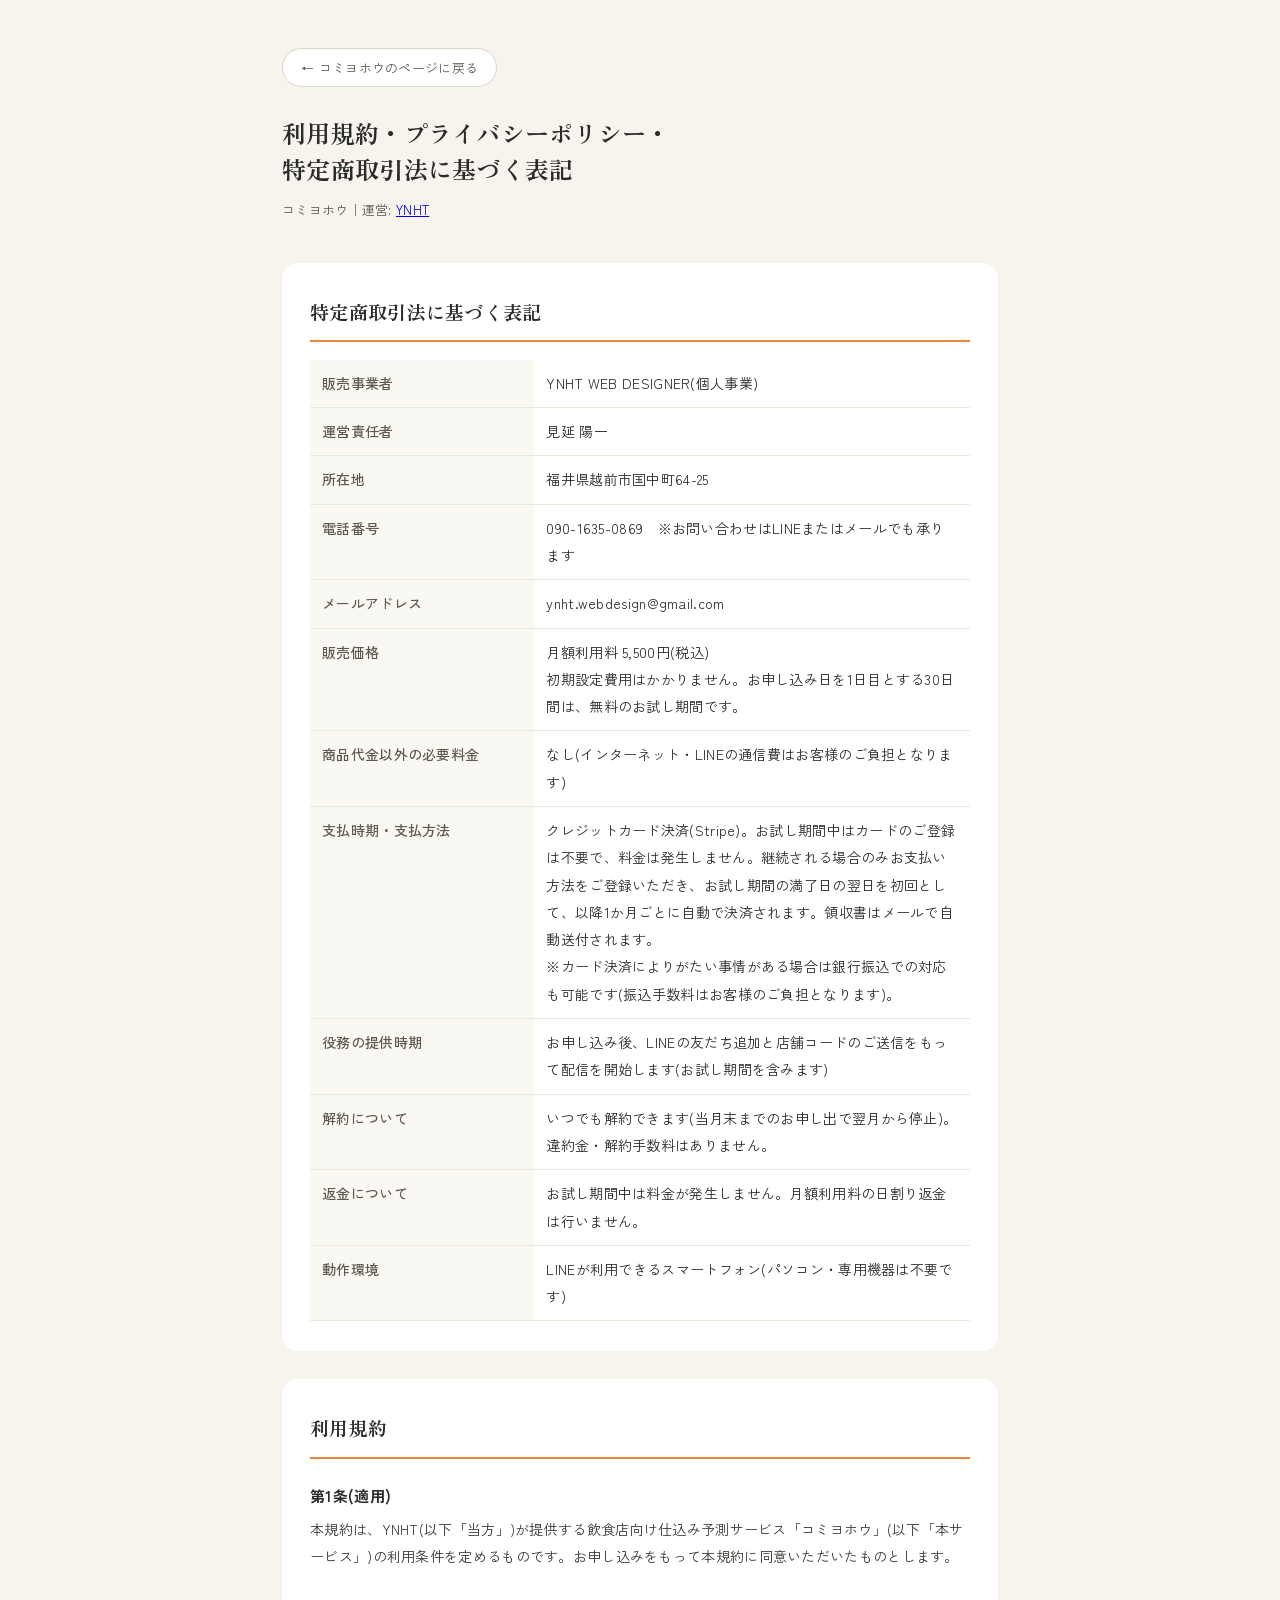
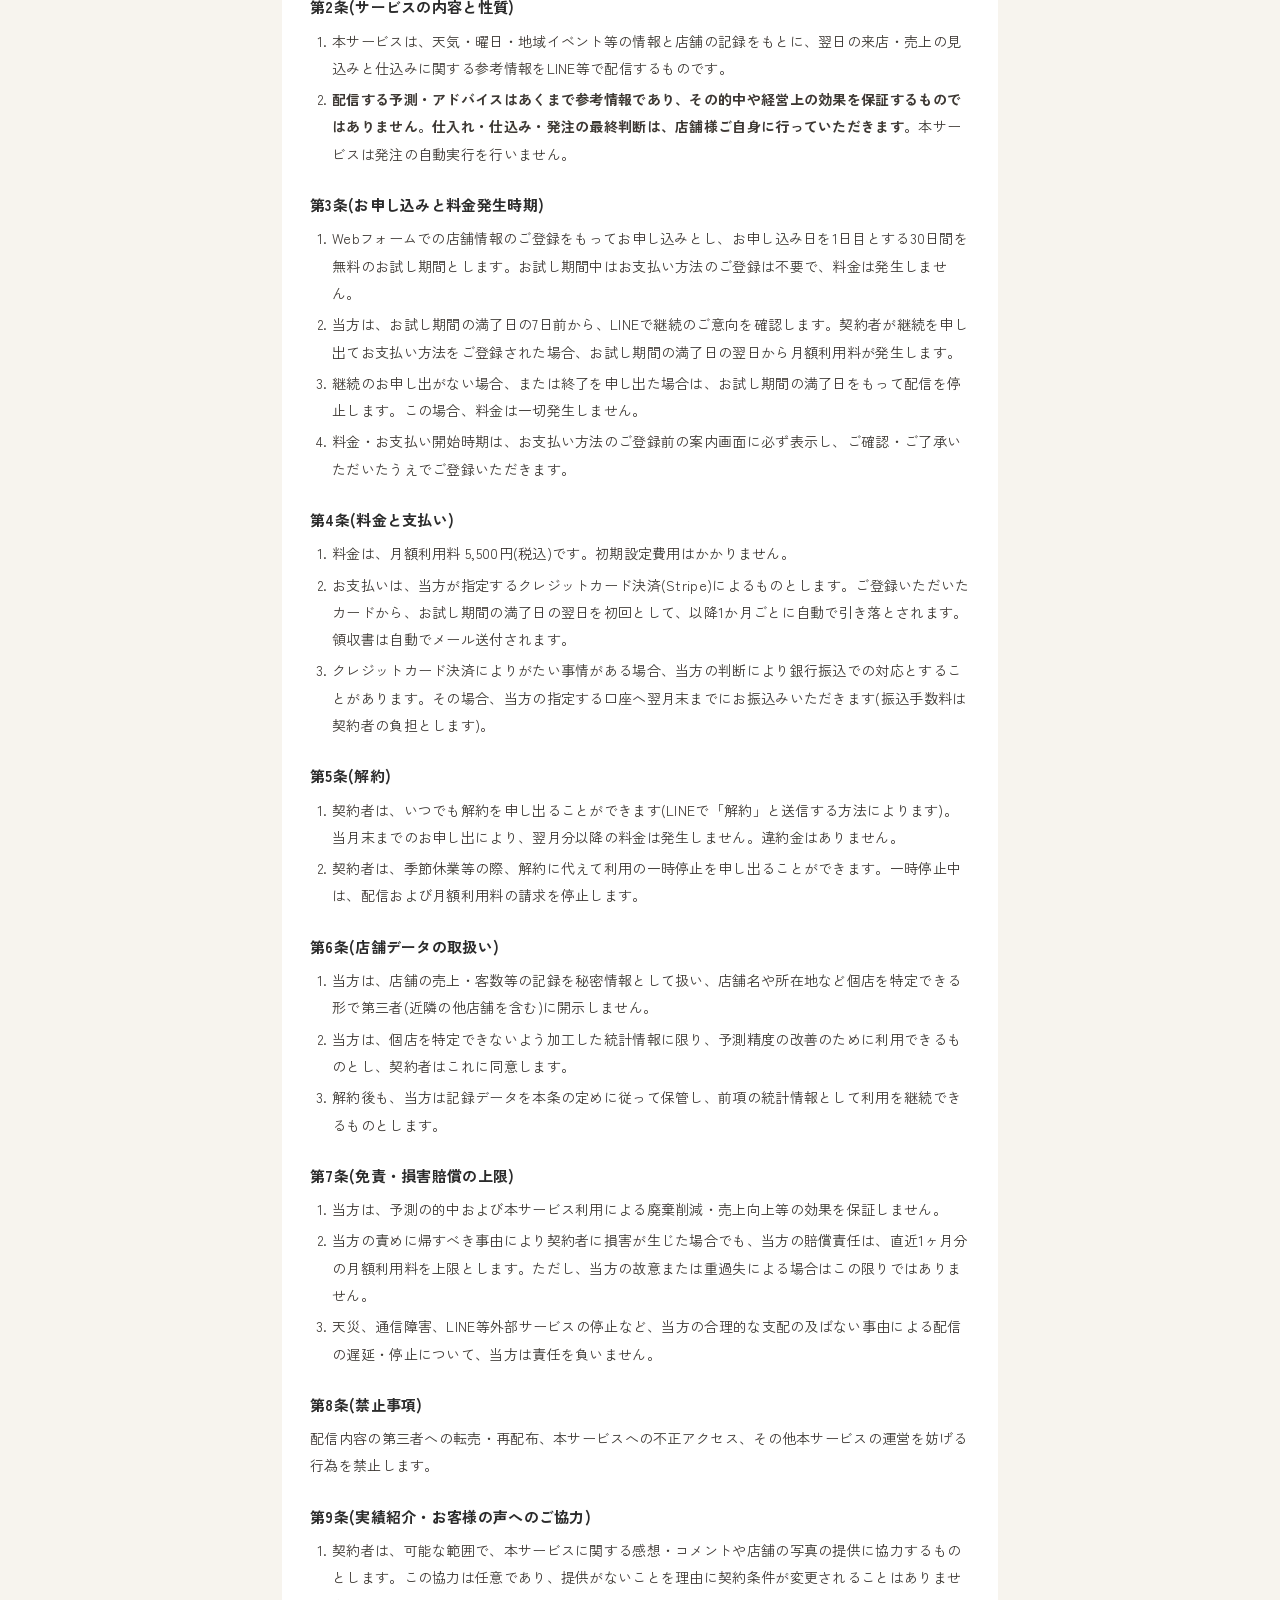
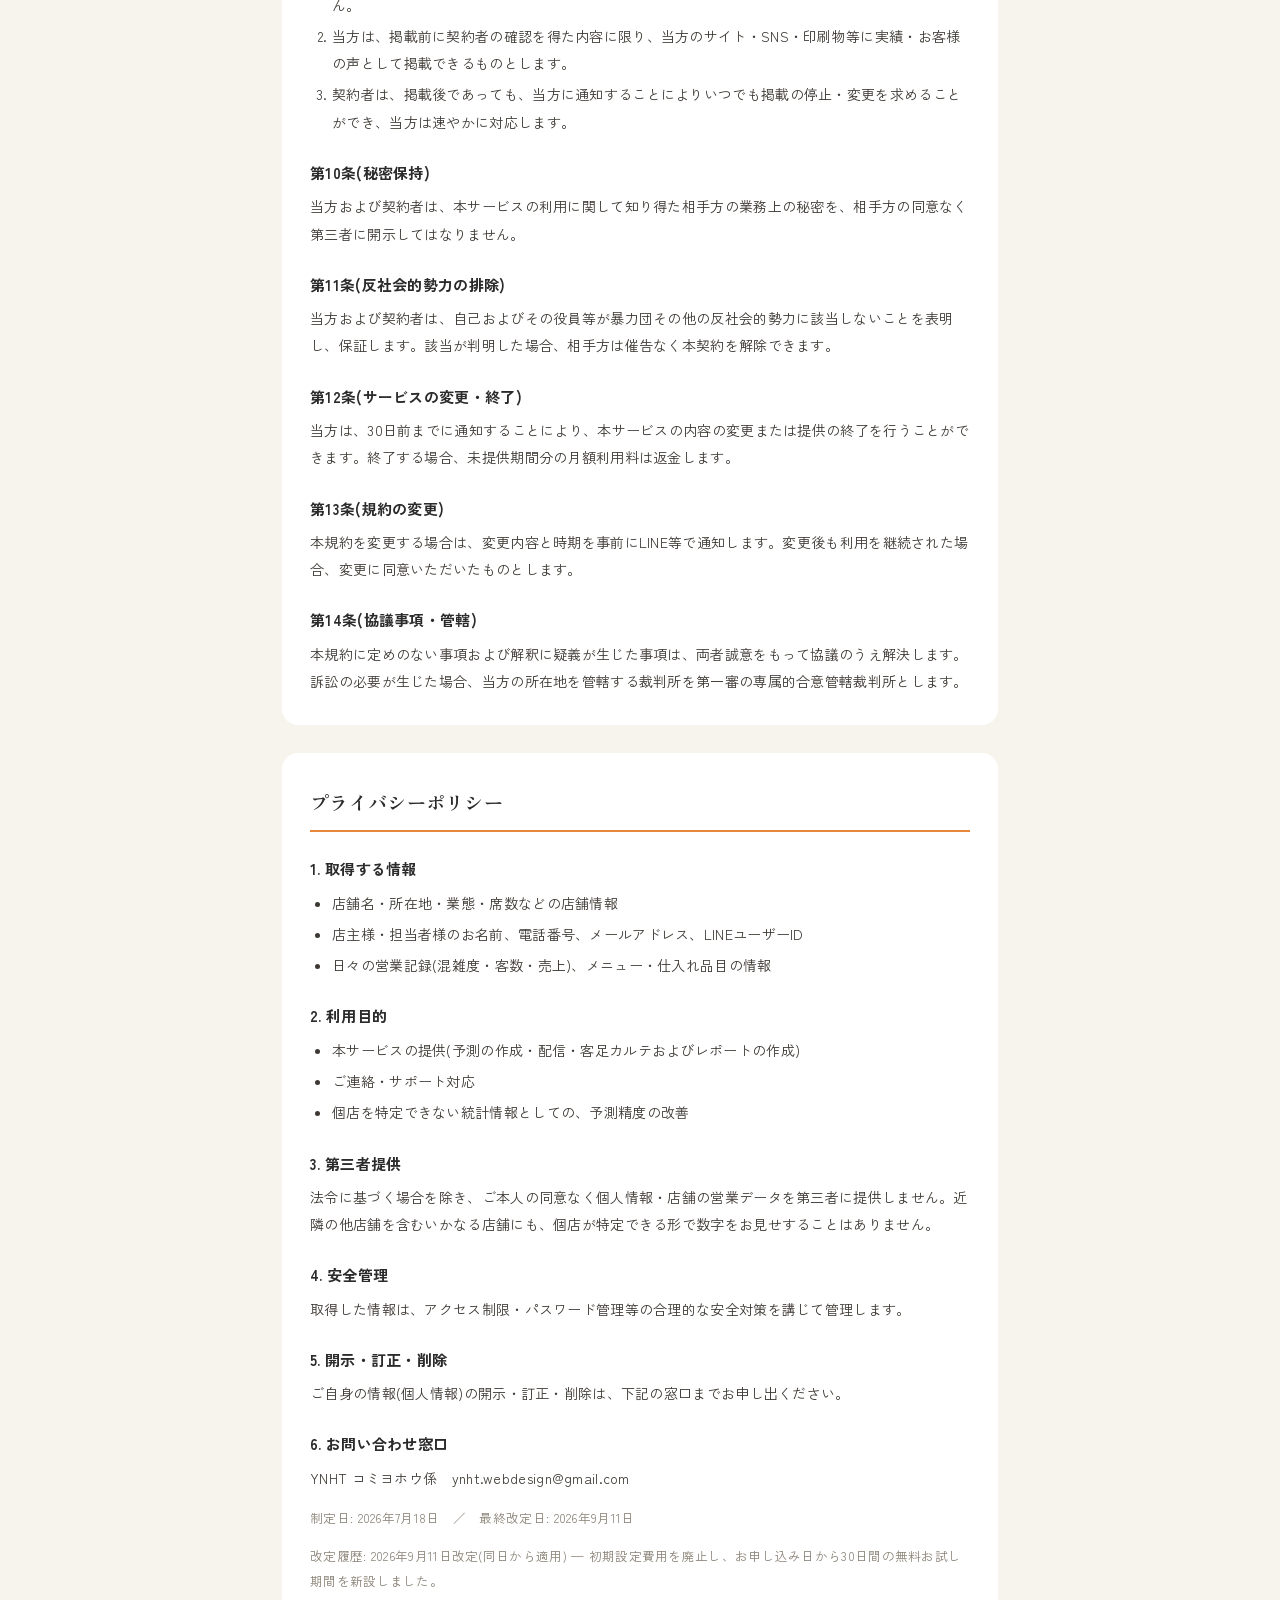
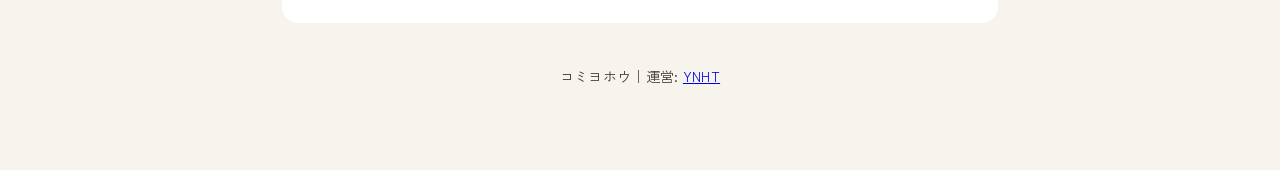
<file: legal.html>
<!DOCTYPE html>
<html lang="ja">
<head>
<!-- Google tag (gtag.js) -->
<script async src="https://www.googletagmanager.com/gtag/js?id=G-8SBC6NKFKL"></script>
<script>
  window.dataLayer = window.dataLayer || [];
  function gtag(){dataLayer.push(arguments);}
  gtag('js', new Date());
  gtag('config', 'G-8SBC6NKFKL');
</script>
<meta charset="UTF-8">
<meta name="viewport" content="width=device-width, initial-scale=1.0">
<link rel="canonical" href="https://komiyohou.ynht-web.com/legal.html">
<title>コミヨホウ｜利用規約・プライバシーポリシー・特定商取引法に基づく表記</title>
<meta name="robots" content="noindex">
<link rel="preconnect" href="https://fonts.googleapis.com">
<link rel="preconnect" href="https://fonts.gstatic.com" crossorigin>
<link href="https://fonts.googleapis.com/css2?family=Zen+Kaku+Gothic+New:wght@400;500;700&family=Zen+Old+Mincho:wght@700;900&display=swap" rel="stylesheet">
<style>
  * { margin: 0; padding: 0; box-sizing: border-box; }
  body { font-family: "Zen Kaku Gothic New", sans-serif; background: #F7F4EE; color: #2B2B2B; line-height: 1.95; font-size: 15px; letter-spacing: .02em; }
  .wrap { max-width: 760px; margin: 0 auto; padding: 48px 22px 80px; }
  .back { display: inline-block; font-size: 13px; color: #5d574e; text-decoration: none; border: 1px solid #ddd5c8; border-radius: 999px; padding: 6px 18px; margin-bottom: 28px; background: #fff; }
  h1 { font-family: "Zen Old Mincho", serif; font-size: 24px; line-height: 1.5; margin-bottom: 10px; }
  .sub { font-size: 13px; color: #5d574e; margin-bottom: 40px; }
  section { background: #fff; border-radius: 16px; padding: 30px 28px; margin-bottom: 28px; }
  h2 { font-family: "Zen Old Mincho", serif; font-size: 19px; margin-bottom: 18px; padding-bottom: 10px; border-bottom: 2px solid #E8863C; }
  h3 { font-size: 15px; margin: 22px 0 6px; }
  p, li { font-size: 14px; color: #3d3833; }
  ol, ul { padding-left: 22px; margin: 6px 0 10px; }
  li { margin-bottom: 4px; }
  table { width: 100%; border-collapse: collapse; font-size: 14px; }
  th, td { text-align: left; padding: 10px 12px; border-bottom: 1px solid #eee7db; vertical-align: top; }
  th { width: 34%; color: #5d574e; font-weight: 500; background: #faf8f3; }
  .todo { color: #E8863C; font-weight: 700; }
  .note { font-size: 12.5px; color: #8a8377; margin-top: 14px; }
  footer { text-align: center; font-size: 12px; color: #8a8377; margin-top: 40px; }
</style>
</head>
<body>
<div class="wrap">
  <a class="back" href="index.html">← コミヨホウのページに戻る</a>
  <h1>利用規約・プライバシーポリシー・<br>特定商取引法に基づく表記</h1>
  <p class="sub">コミヨホウ｜運営: <a href="https://www.ynht-web.com/" target="_blank" rel="noopener">YNHT</a></p>

  <!-- ============ 特定商取引法に基づく表記 ============ -->
  <section id="tokushoho">
    <h2>特定商取引法に基づく表記</h2>
    <table>
      <tr><th>販売事業者</th><td>YNHT WEB DESIGNER(個人事業)</td></tr>
      <tr><th>運営責任者</th><td>見延 陽一</td></tr>
      <tr><th>所在地</th><td>福井県越前市国中町64-25</td></tr>
      <tr><th>電話番号</th><td>090-1635-0869　※お問い合わせはLINEまたはメールでも承ります</td></tr>
      <tr><th>メールアドレス</th><td>ynht.webdesign@gmail.com</td></tr>
      <tr><th>販売価格</th><td>月額利用料 5,500円(税込)<br>初期設定費用はかかりません。お申し込み日を1日目とする30日間は、無料のお試し期間です。</td></tr>
      <tr><th>商品代金以外の必要料金</th><td>なし(インターネット・LINEの通信費はお客様のご負担となります)</td></tr>
      <tr><th>支払時期・支払方法</th><td>クレジットカード決済(Stripe)。お試し期間中はカードのご登録は不要で、料金は発生しません。継続される場合のみお支払い方法をご登録いただき、お試し期間の満了日の翌日を初回として、以降1か月ごとに自動で決済されます。領収書はメールで自動送付されます。<br>※カード決済によりがたい事情がある場合は銀行振込での対応も可能です(振込手数料はお客様のご負担となります)。</td></tr>
      <tr><th>役務の提供時期</th><td>お申し込み後、LINEの友だち追加と店舗コードのご送信をもって配信を開始します(お試し期間を含みます)</td></tr>
      <tr><th>解約について</th><td>いつでも解約できます(当月末までのお申し出で翌月から停止)。違約金・解約手数料はありません。</td></tr>
      <tr><th>返金について</th><td>お試し期間中は料金が発生しません。月額利用料の日割り返金は行いません。</td></tr>
      <tr><th>動作環境</th><td>LINEが利用できるスマートフォン(パソコン・専用機器は不要です)</td></tr>
    </table>
  </section>

  <!-- ============ 利用規約 ============ -->
  <section id="terms">
    <h2>利用規約</h2>

    <h3>第1条(適用)</h3>
    <p>本規約は、YNHT(以下「当方」)が提供する飲食店向け仕込み予測サービス「コミヨホウ」(以下「本サービス」)の利用条件を定めるものです。お申し込みをもって本規約に同意いただいたものとします。</p>

    <h3>第2条(サービスの内容と性質)</h3>
    <ol>
      <li>本サービスは、天気・曜日・地域イベント等の情報と店舗の記録をもとに、翌日の来店・売上の見込みと仕込みに関する参考情報をLINE等で配信するものです。</li>
      <li><strong>配信する予測・アドバイスはあくまで参考情報であり、その的中や経営上の効果を保証するものではありません。仕入れ・仕込み・発注の最終判断は、店舗様ご自身に行っていただきます。</strong>本サービスは発注の自動実行を行いません。</li>
    </ol>

    <h3>第3条(お申し込みと料金発生時期)</h3>
    <ol>
      <li>Webフォームでの店舗情報のご登録をもってお申し込みとし、お申し込み日を1日目とする30日間を無料のお試し期間とします。お試し期間中はお支払い方法のご登録は不要で、料金は発生しません。</li>
      <li>当方は、お試し期間の満了日の7日前から、LINEで継続のご意向を確認します。契約者が継続を申し出てお支払い方法をご登録された場合、お試し期間の満了日の翌日から月額利用料が発生します。</li>
      <li>継続のお申し出がない場合、または終了を申し出た場合は、お試し期間の満了日をもって配信を停止します。この場合、料金は一切発生しません。</li>
      <li>料金・お支払い開始時期は、お支払い方法のご登録前の案内画面に必ず表示し、ご確認・ご了承いただいたうえでご登録いただきます。</li>
    </ol>

    <h3>第4条(料金と支払い)</h3>
    <ol>
      <li>料金は、月額利用料 5,500円(税込)です。初期設定費用はかかりません。</li>
      <li>お支払いは、当方が指定するクレジットカード決済(Stripe)によるものとします。ご登録いただいたカードから、お試し期間の満了日の翌日を初回として、以降1か月ごとに自動で引き落とされます。領収書は自動でメール送付されます。</li>
      <li>クレジットカード決済によりがたい事情がある場合、当方の判断により銀行振込での対応とすることがあります。その場合、当方の指定する口座へ翌月末までにお振込みいただきます(振込手数料は契約者の負担とします)。</li>
    </ol>

    <h3>第5条(解約)</h3>
    <ol>
      <li>契約者は、いつでも解約を申し出ることができます(LINEで「解約」と送信する方法によります)。当月末までのお申し出により、翌月分以降の料金は発生しません。違約金はありません。</li>
      <li>契約者は、季節休業等の際、解約に代えて利用の一時停止を申し出ることができます。一時停止中は、配信および月額利用料の請求を停止します。</li>
    </ol>

    <h3>第6条(店舗データの取扱い)</h3>
    <ol>
      <li>当方は、店舗の売上・客数等の記録を秘密情報として扱い、店舗名や所在地など個店を特定できる形で第三者(近隣の他店舗を含む)に開示しません。</li>
      <li>当方は、個店を特定できないよう加工した統計情報に限り、予測精度の改善のために利用できるものとし、契約者はこれに同意します。</li>
      <li>解約後も、当方は記録データを本条の定めに従って保管し、前項の統計情報として利用を継続できるものとします。</li>
    </ol>

    <h3>第7条(免責・損害賠償の上限)</h3>
    <ol>
      <li>当方は、予測の的中および本サービス利用による廃棄削減・売上向上等の効果を保証しません。</li>
      <li>当方の責めに帰すべき事由により契約者に損害が生じた場合でも、当方の賠償責任は、直近1ヶ月分の月額利用料を上限とします。ただし、当方の故意または重過失による場合はこの限りではありません。</li>
      <li>天災、通信障害、LINE等外部サービスの停止など、当方の合理的な支配の及ばない事由による配信の遅延・停止について、当方は責任を負いません。</li>
    </ol>

    <h3>第8条(禁止事項)</h3>
    <p>配信内容の第三者への転売・再配布、本サービスへの不正アクセス、その他本サービスの運営を妨げる行為を禁止します。</p>

    <h3>第9条(実績紹介・お客様の声へのご協力)</h3>
    <ol>
      <li>契約者は、可能な範囲で、本サービスに関する感想・コメントや店舗の写真の提供に協力するものとします。この協力は任意であり、提供がないことを理由に契約条件が変更されることはありません。</li>
      <li>当方は、掲載前に契約者の確認を得た内容に限り、当方のサイト・SNS・印刷物等に実績・お客様の声として掲載できるものとします。</li>
      <li>契約者は、掲載後であっても、当方に通知することによりいつでも掲載の停止・変更を求めることができ、当方は速やかに対応します。</li>
    </ol>

    <h3>第10条(秘密保持)</h3>
    <p>当方および契約者は、本サービスの利用に関して知り得た相手方の業務上の秘密を、相手方の同意なく第三者に開示してはなりません。</p>

    <h3>第11条(反社会的勢力の排除)</h3>
    <p>当方および契約者は、自己およびその役員等が暴力団その他の反社会的勢力に該当しないことを表明し、保証します。該当が判明した場合、相手方は催告なく本契約を解除できます。</p>

    <h3>第12条(サービスの変更・終了)</h3>
    <p>当方は、30日前までに通知することにより、本サービスの内容の変更または提供の終了を行うことができます。終了する場合、未提供期間分の月額利用料は返金します。</p>

    <h3>第13条(規約の変更)</h3>
    <p>本規約を変更する場合は、変更内容と時期を事前にLINE等で通知します。変更後も利用を継続された場合、変更に同意いただいたものとします。</p>

    <h3>第14条(協議事項・管轄)</h3>
    <p>本規約に定めのない事項および解釈に疑義が生じた事項は、両者誠意をもって協議のうえ解決します。訴訟の必要が生じた場合、当方の所在地を管轄する裁判所を第一審の専属的合意管轄裁判所とします。</p>
  </section>

  <!-- ============ プライバシーポリシー ============ -->
  <section id="privacy">
    <h2>プライバシーポリシー</h2>

    <h3>1. 取得する情報</h3>
    <ul>
      <li>店舗名・所在地・業態・席数などの店舗情報</li>
      <li>店主様・担当者様のお名前、電話番号、メールアドレス、LINEユーザーID</li>
      <li>日々の営業記録(混雑度・客数・売上)、メニュー・仕入れ品目の情報</li>
    </ul>

    <h3>2. 利用目的</h3>
    <ul>
      <li>本サービスの提供(予測の作成・配信・客足カルテおよびレポートの作成)</li>
      <li>ご連絡・サポート対応</li>
      <li>個店を特定できない統計情報としての、予測精度の改善</li>
    </ul>

    <h3>3. 第三者提供</h3>
    <p>法令に基づく場合を除き、ご本人の同意なく個人情報・店舗の営業データを第三者に提供しません。近隣の他店舗を含むいかなる店舗にも、個店が特定できる形で数字をお見せすることはありません。</p>

    <h3>4. 安全管理</h3>
    <p>取得した情報は、アクセス制限・パスワード管理等の合理的な安全対策を講じて管理します。</p>

    <h3>5. 開示・訂正・削除</h3>
    <p>ご自身の情報(個人情報)の開示・訂正・削除は、下記の窓口までお申し出ください。</p>

    <h3>6. お問い合わせ窓口</h3>
    <p>YNHT コミヨホウ係　ynht.webdesign@gmail.com</p>

    <p class="note">制定日: 2026年7月18日　／　最終改定日: 2026年9月11日</p>
    <p class="note">改定履歴: 2026年9月11日改定(同日から適用) — 初期設定費用を廃止し、お申し込み日から30日間の無料お試し期間を新設しました。</p>
  </section>

  <footer>
    <p>コミヨホウ｜運営: <a href="https://www.ynht-web.com/" target="_blank" rel="noopener">YNHT</a></p>
  </footer>
</div>
</body>
</html>
</file>
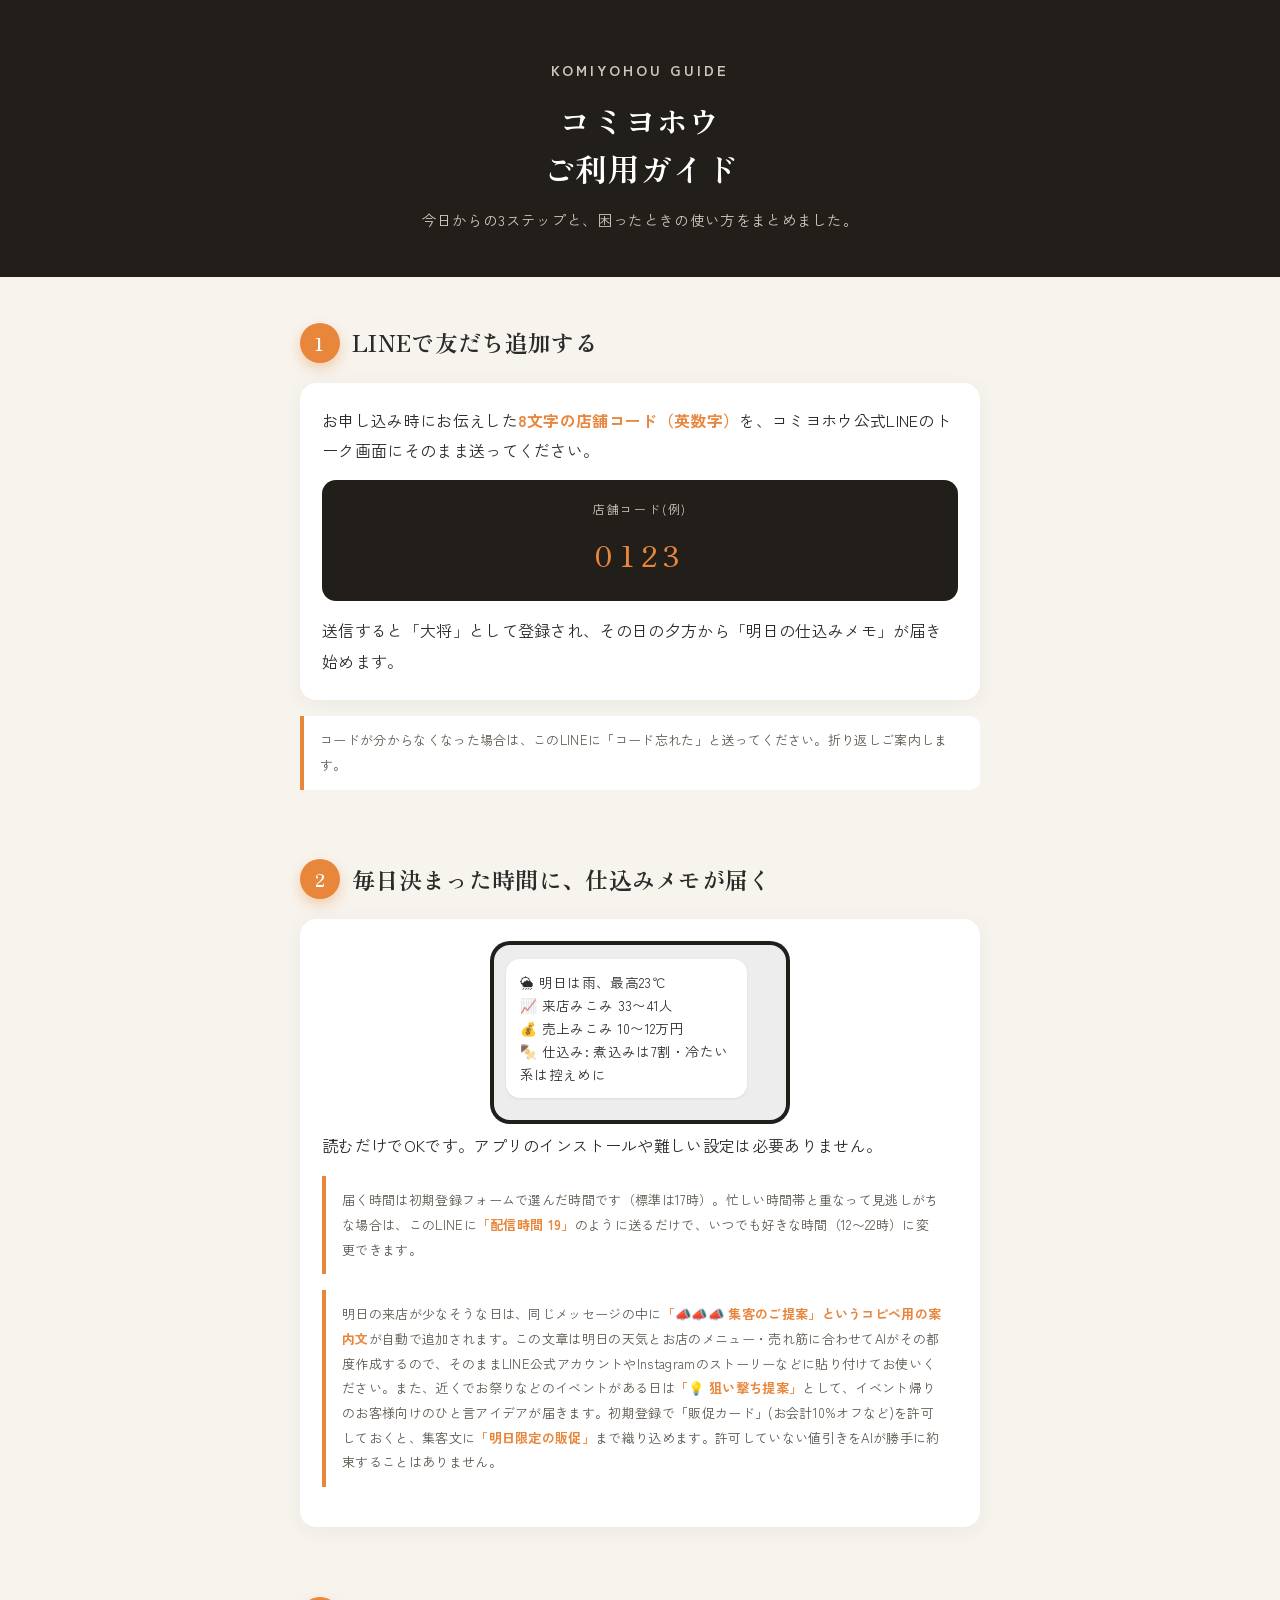
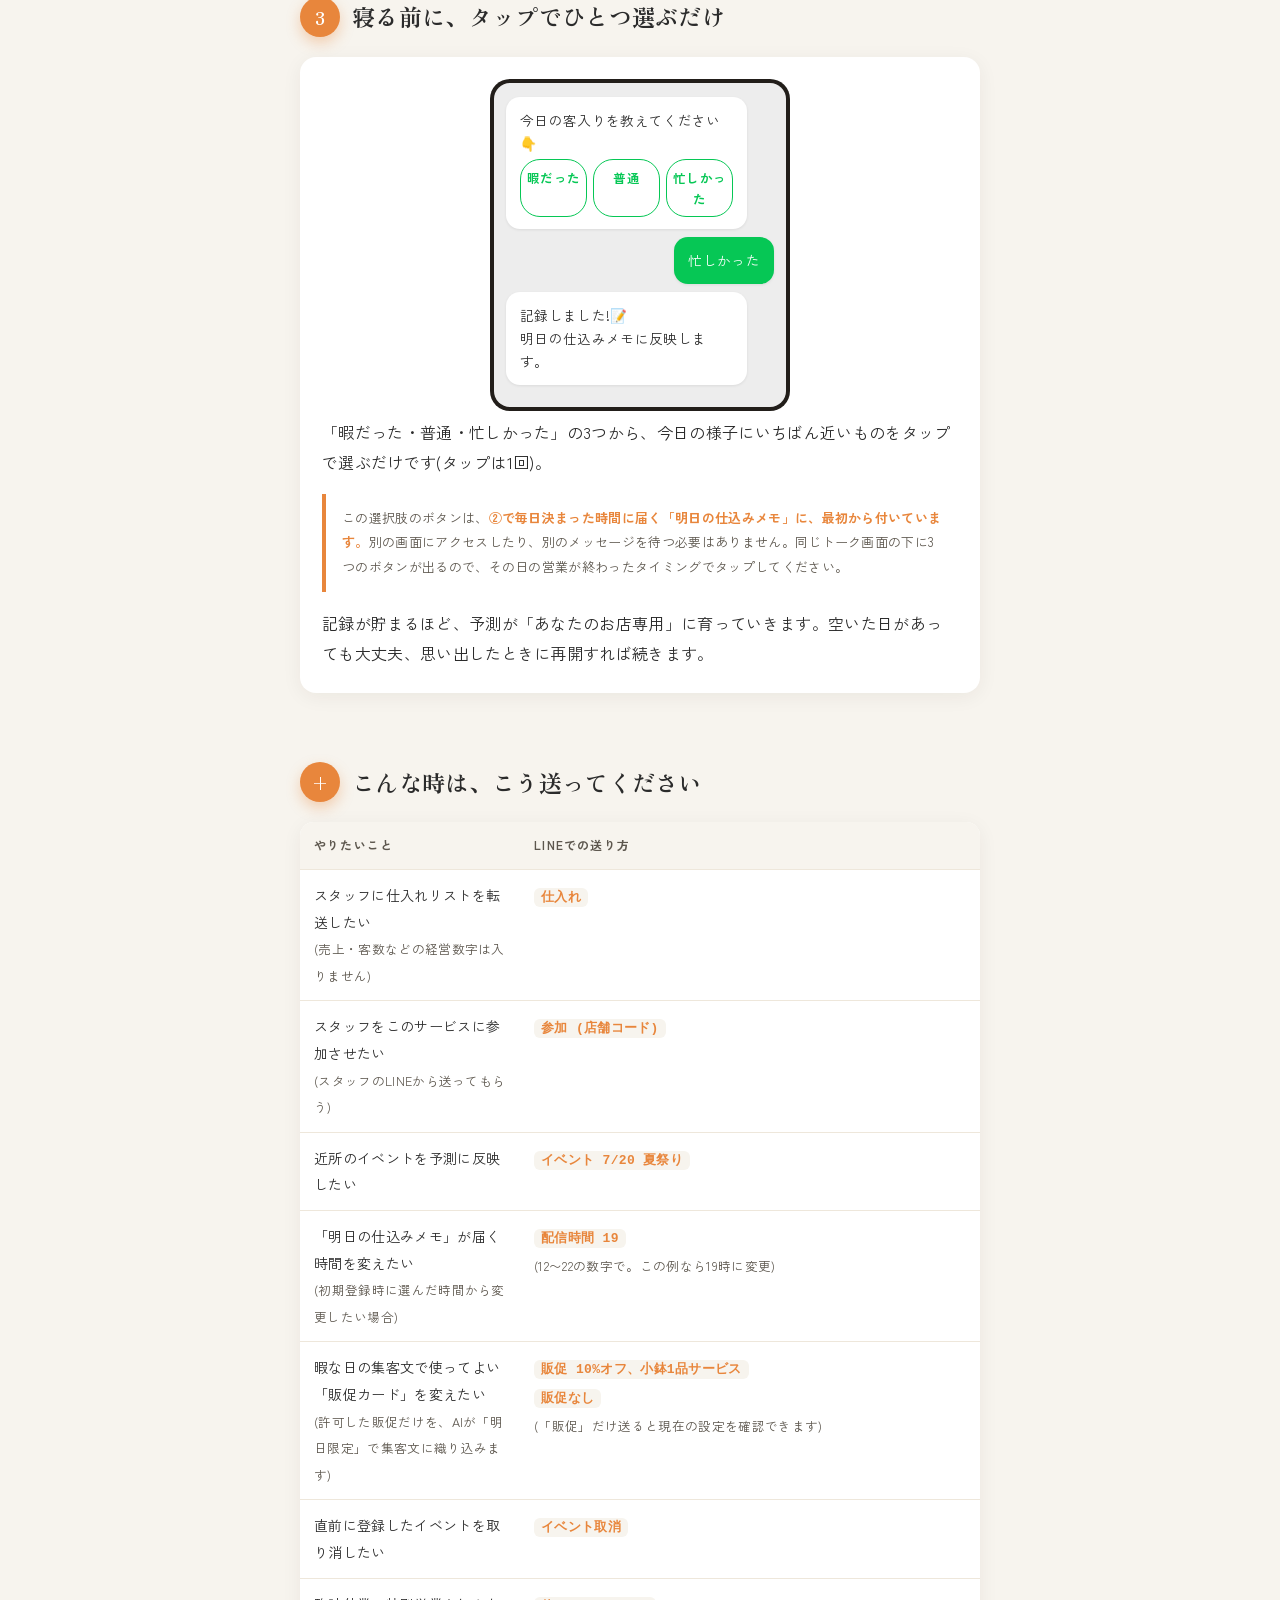
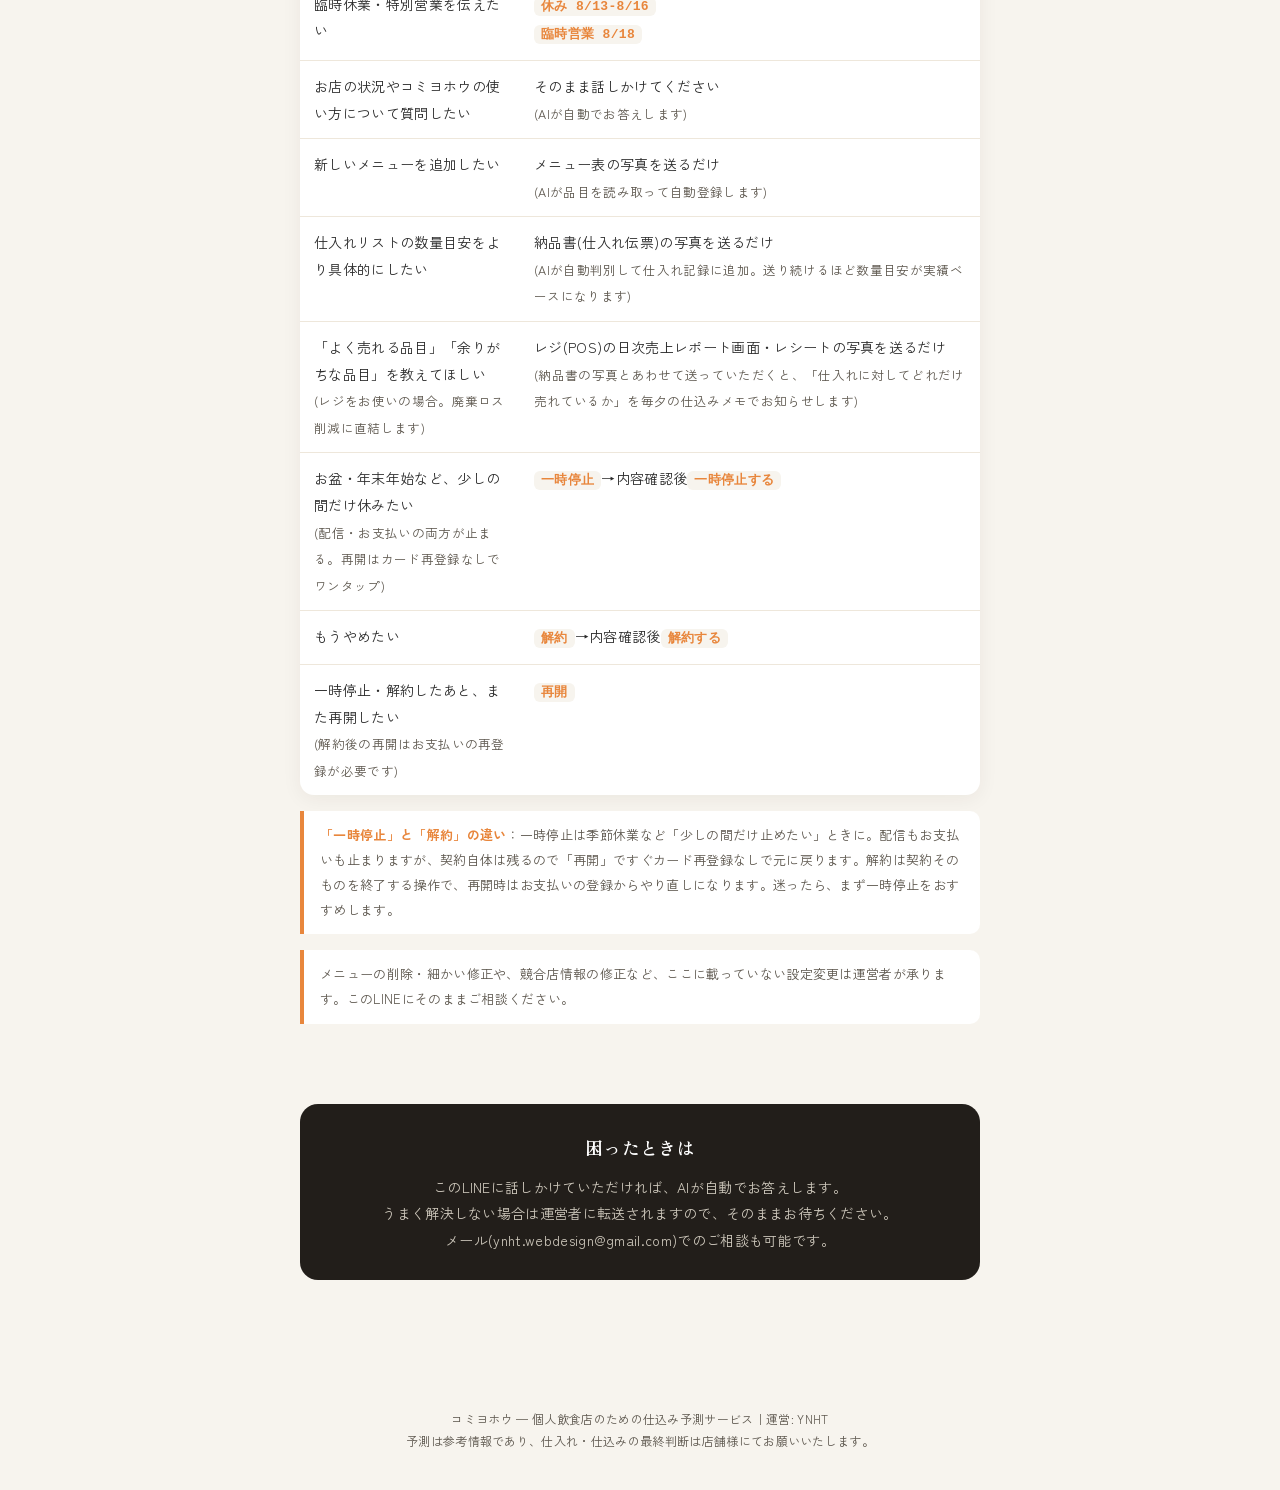
<file: manual.html>
<!DOCTYPE html>
<html lang="ja">
<head>
<!-- Google tag (gtag.js) -->
<script async src="https://www.googletagmanager.com/gtag/js?id=G-8SBC6NKFKL"></script>
<script>
  window.dataLayer = window.dataLayer || [];
  function gtag(){dataLayer.push(arguments);}
  gtag('js', new Date());
  gtag('config', 'G-8SBC6NKFKL');
</script>
<meta charset="UTF-8">
<meta name="viewport" content="width=device-width, initial-scale=1.0">
<meta name="robots" content="noindex">
<link rel="canonical" href="https://komiyohou.ynht-web.com/manual.html">
<title>コミヨホウ ご利用ガイド</title>
<link href="https://fonts.googleapis.com/css2?family=Zen+Old+Mincho:wght@700;900&family=Zen+Kaku+Gothic+New:wght@400;500;700&display=swap" rel="stylesheet">
<style>
  :root {
    --bg: #F7F4EE; --ink: #2B2B2B; --sub: #5d574e; --accent: #E8863C;
    --green: #06C755; --dark: #221E1A;
    --serif: "Zen Old Mincho", serif; --sans: "Zen Kaku Gothic New", sans-serif;
  }
  * { margin: 0; padding: 0; box-sizing: border-box; }
  body { font-family: var(--sans); color: var(--ink); background: var(--bg); line-height: 1.9; font-size: 16px; letter-spacing: .02em; }
  h1, h2, h3 { font-family: var(--serif); font-weight: 700; }
  .wrap { max-width: 720px; margin: 0 auto; padding: 0 20px 80px; }
  strong { color: var(--accent); }

  header.hero { background: var(--dark); color: #fff; padding: 56px 20px 44px; text-align: center; }
  .kicker { font-size: 12px; letter-spacing: .22em; color: var(--accent); font-weight: 700; margin-bottom: 12px; }
  header.hero h1 { font-size: clamp(24px, 6vw, 32px); line-height: 1.5; margin-bottom: 14px; }
  header.hero p { color: #cfc9bd; font-size: 14.5px; }

  section { padding: 44px 0 8px; }
  .step-head { display: flex; align-items: center; gap: 12px; margin-bottom: 18px; }
  .step-num { flex: none; width: 40px; height: 40px; border-radius: 50%; background: var(--accent); color: #fff;
    font-family: var(--serif); font-weight: 900; font-size: 18px; display: flex; align-items: center; justify-content: center;
    box-shadow: 0 6px 14px rgba(232,134,60,.35); }
  .step-head h2 { font-size: clamp(19px, 4.5vw, 23px); }

  .card { background: #fff; border-radius: 16px; padding: 22px 22px 24px; margin-bottom: 16px; box-shadow: 0 4px 20px rgba(43,35,25,.06); }
  .card p:last-child { margin-bottom: 0; }
  .card p { margin-bottom: .8em; }

  .phone-mock { background: var(--dark); border-radius: 20px; padding: 4px; max-width: 300px; margin: 0 auto 6px; }
  .phone-screen { background: #EDEDED; border-radius: 16px; padding: 14px 12px; }
  .bubble { background: #fff; border-radius: 14px; padding: 12px 14px; font-size: 13.5px; line-height: 1.7; box-shadow: 0 1px 3px rgba(0,0,0,.08); margin-bottom: 8px; }
  .bubble.me { background: var(--green); color: #fff; margin-left: auto; width: fit-content; max-width: 80%; }
  .bubble.bot { width: fit-content; max-width: 90%; }
  .quick3 { display: flex; gap: 6px; margin-top: 4px; }
  .quick3 span { flex: 1; text-align: center; background: #fff; border: 1.5px solid var(--green); color: var(--green);
    border-radius: 20px; padding: 7px 4px; font-size: 12.5px; font-weight: 700; }

  .code-box { background: var(--dark); color: #fff; border-radius: 14px; padding: 18px 20px; text-align: center; margin: 14px 0; }
  .code-box .label { font-size: 12px; letter-spacing: .15em; color: #cfc9bd; margin-bottom: 6px; }
  .code-box .code { font-family: var(--serif); font-size: 30px; letter-spacing: .18em; color: var(--accent); }

  table.cmd { width: 100%; border-collapse: collapse; background: #fff; border-radius: 14px; overflow: hidden; box-shadow: 0 4px 20px rgba(43,35,25,.06); }
  table.cmd th, table.cmd td { padding: 12px 14px; text-align: left; font-size: 14px; border-bottom: 1px solid #eee7db; vertical-align: top; }
  table.cmd th { background: var(--bg); font-size: 12px; letter-spacing: .1em; color: var(--sub); }
  table.cmd tr:last-child td { border-bottom: none; }
  table.cmd code { background: var(--bg); border-radius: 6px; padding: 2px 7px; font-size: 13px; color: var(--accent); font-weight: 700; white-space: nowrap; }

  .note { font-size: 13px; color: var(--sub); background: #fff; border-left: 4px solid var(--accent); border-radius: 0 10px 10px 0; padding: 12px 16px; margin: 16px 0; }

  .support { background: var(--dark); color: #fff; border-radius: 18px; padding: 26px 24px; margin-top: 12px; text-align: center; }
  .support h3 { color: #fff; font-size: 18px; margin-bottom: 10px; }
  .support p { color: #cfc9bd; font-size: 14px; margin-bottom: 0; }

  footer { text-align: center; padding: 40px 20px; font-size: 12px; color: var(--sub); }
</style>
</head>
<body>

<header class="hero">
  <p class="kicker">KOMIYOHOU GUIDE</p>
  <h1>コミヨホウ<br>ご利用ガイド</h1>
  <p>今日からの3ステップと、困ったときの使い方をまとめました。</p>
</header>

<div class="wrap">

<section>
  <div class="step-head"><span class="step-num">1</span><h2>LINEで友だち追加する</h2></div>
  <div class="card">
    <p>お申し込み時にお伝えした<strong>8文字の店舗コード（英数字）</strong>を、コミヨホウ公式LINEのトーク画面にそのまま送ってください。</p>
    <div class="code-box">
      <p class="label">店舗コード(例)</p>
      <p class="code">0123</p>
    </div>
    <p>送信すると「大将」として登録され、その日の夕方から「明日の仕込みメモ」が届き始めます。</p>
  </div>
  <div class="note">コードが分からなくなった場合は、このLINEに「コード忘れた」と送ってください。折り返しご案内します。</div>
</section>

<section>
  <div class="step-head"><span class="step-num">2</span><h2>毎日決まった時間に、仕込みメモが届く</h2></div>
  <div class="card">
    <div class="phone-mock">
      <div class="phone-screen">
        <div class="bubble bot">🌦 明日は雨、最高23℃<br>📈 来店みこみ 33〜41人<br>💰 売上みこみ 10〜12万円<br>🍢 仕込み: 煮込みは7割・冷たい系は控えめに</div>
      </div>
    </div>
    <p>読むだけでOKです。アプリのインストールや難しい設定は必要ありません。</p>
    <div class="note">届く時間は初期登録フォームで選んだ時間です（標準は17時）。忙しい時間帯と重なって見逃しがちな場合は、このLINEに<strong>「配信時間 19」</strong>のように送るだけで、いつでも好きな時間（12〜22時）に変更できます。</div>
    <div class="note">明日の来店が少なそうな日は、同じメッセージの中に<strong>「📣📣📣 集客のご提案」というコピペ用の案内文</strong>が自動で追加されます。この文章は明日の天気とお店のメニュー・売れ筋に合わせてAIがその都度作成するので、そのままLINE公式アカウントやInstagramのストーリーなどに貼り付けてお使いください。また、近くでお祭りなどのイベントがある日は<strong>「💡 狙い撃ち提案」</strong>として、イベント帰りのお客様向けのひと言アイデアが届きます。初期登録で「販促カード」(お会計10%オフなど)を許可しておくと、集客文に<strong>「明日限定の販促」</strong>まで織り込めます。許可していない値引きをAIが勝手に約束することはありません。</div>
  </div>
</section>

<section>
  <div class="step-head"><span class="step-num">3</span><h2>寝る前に、タップでひとつ選ぶだけ</h2></div>
  <div class="card">
    <div class="phone-mock">
      <div class="phone-screen">
        <div class="bubble bot">今日の客入りを教えてください👇
          <div class="quick3"><span>暇だった</span><span>普通</span><span>忙しかった</span></div>
        </div>
        <div class="bubble me">忙しかった</div>
        <div class="bubble bot">記録しました!📝<br>明日の仕込みメモに反映します。</div>
      </div>
    </div>
    <p>「暇だった・普通・忙しかった」の3つから、今日の様子にいちばん近いものをタップで選ぶだけです(タップは1回)。</p>
    <div class="note">この選択肢のボタンは、<strong>②で毎日決まった時間に届く「明日の仕込みメモ」に、最初から付いています。</strong>別の画面にアクセスしたり、別のメッセージを待つ必要はありません。同じトーク画面の下に3つのボタンが出るので、その日の営業が終わったタイミングでタップしてください。</div>
    <p>記録が貯まるほど、予測が「あなたのお店専用」に育っていきます。空いた日があっても大丈夫、思い出したときに再開すれば続きます。</p>
  </div>
</section>

<section>
  <div class="step-head"><span class="step-num">+</span><h2>こんな時は、こう送ってください</h2></div>
  <table class="cmd">
    <tr><th>やりたいこと</th><th>LINEでの送り方</th></tr>
    <tr><td>スタッフに仕入れリストを転送したい<br><span style="color:var(--sub);font-size:12.5px;">(売上・客数などの経営数字は入りません)</span></td><td><code>仕入れ</code></td></tr>
    <tr><td>スタッフをこのサービスに参加させたい<br><span style="color:var(--sub);font-size:12.5px;">(スタッフのLINEから送ってもらう)</span></td><td><code>参加 (店舗コード)</code></td></tr>
    <tr><td>近所のイベントを予測に反映したい</td><td><code>イベント 7/20 夏祭り</code></td></tr>
    <tr><td>「明日の仕込みメモ」が届く時間を変えたい<br><span style="color:var(--sub);font-size:12.5px;">(初期登録時に選んだ時間から変更したい場合)</span></td><td><code>配信時間 19</code><br><span style="color:var(--sub);font-size:12.5px;">(12〜22の数字で。この例なら19時に変更)</span></td></tr>
    <tr><td>暇な日の集客文で使ってよい「販促カード」を変えたい<br><span style="color:var(--sub);font-size:12.5px;">(許可した販促だけを、AIが「明日限定」で集客文に織り込みます)</span></td><td><code>販促 10%オフ、小鉢1品サービス</code><br><code>販促なし</code><br><span style="color:var(--sub);font-size:12.5px;">(「販促」だけ送ると現在の設定を確認できます)</span></td></tr>
    <tr><td>直前に登録したイベントを取り消したい</td><td><code>イベント取消</code></td></tr>
    <tr><td>臨時休業・特別営業を伝えたい</td><td><code>休み 8/13-8/16</code><br><code>臨時営業 8/18</code></td></tr>
    <tr><td>お店の状況やコミヨホウの使い方について質問したい</td><td>そのまま話しかけてください<br><span style="color:var(--sub);font-size:12.5px;">(AIが自動でお答えします)</span></td></tr>
    <tr><td>新しいメニューを追加したい</td><td>メニュー表の写真を送るだけ<br><span style="color:var(--sub);font-size:12.5px;">(AIが品目を読み取って自動登録します)</span></td></tr>
    <tr><td>仕入れリストの数量目安をより具体的にしたい</td><td>納品書(仕入れ伝票)の写真を送るだけ<br><span style="color:var(--sub);font-size:12.5px;">(AIが自動判別して仕入れ記録に追加。送り続けるほど数量目安が実績ベースになります)</span></td></tr>
    <tr><td>「よく売れる品目」「余りがちな品目」を教えてほしい<br><span style="color:var(--sub);font-size:12.5px;">(レジをお使いの場合。廃棄ロス削減に直結します)</span></td><td>レジ(POS)の日次売上レポート画面・レシートの写真を送るだけ<br><span style="color:var(--sub);font-size:12.5px;">(納品書の写真とあわせて送っていただくと、「仕入れに対してどれだけ売れているか」を毎夕の仕込みメモでお知らせします)</span></td></tr>
    <tr><td>お盆・年末年始など、少しの間だけ休みたい<br><span style="color:var(--sub);font-size:12.5px;">(配信・お支払いの両方が止まる。再開はカード再登録なしでワンタップ)</span></td><td><code>一時停止</code>→内容確認後<code>一時停止する</code></td></tr>
    <tr><td>もうやめたい</td><td><code>解約</code>→内容確認後<code>解約する</code></td></tr>
    <tr><td>一時停止・解約したあと、また再開したい<br><span style="color:var(--sub);font-size:12.5px;">(解約後の再開はお支払いの再登録が必要です)</span></td><td><code>再開</code></td></tr>
  </table>
  <div class="note"><strong>「一時停止」と「解約」の違い</strong>：一時停止は季節休業など「少しの間だけ止めたい」ときに。配信もお支払いも止まりますが、契約自体は残るので「再開」ですぐカード再登録なしで元に戻ります。解約は契約そのものを終了する操作で、再開時はお支払いの登録からやり直しになります。迷ったら、まず一時停止をおすすめします。</div>
  <div class="note">メニューの削除・細かい修正や、競合店情報の修正など、ここに載っていない設定変更は運営者が承ります。このLINEにそのままご相談ください。</div>
</section>

<section>
  <div class="support">
    <h3>困ったときは</h3>
    <p>このLINEに話しかけていただければ、AIが自動でお答えします。<br>
    うまく解決しない場合は運営者に転送されますので、そのままお待ちください。<br>
    メール(ynht.webdesign@gmail.com)でのご相談も可能です。</p>
  </div>
</section>

</div>

<footer>
  コミヨホウ — 個人飲食店のための仕込み予測サービス｜運営: YNHT<br>
  予測は参考情報であり、仕入れ・仕込みの最終判断は店舗様にてお願いいたします。
</footer>

</body>
</html>
</file>
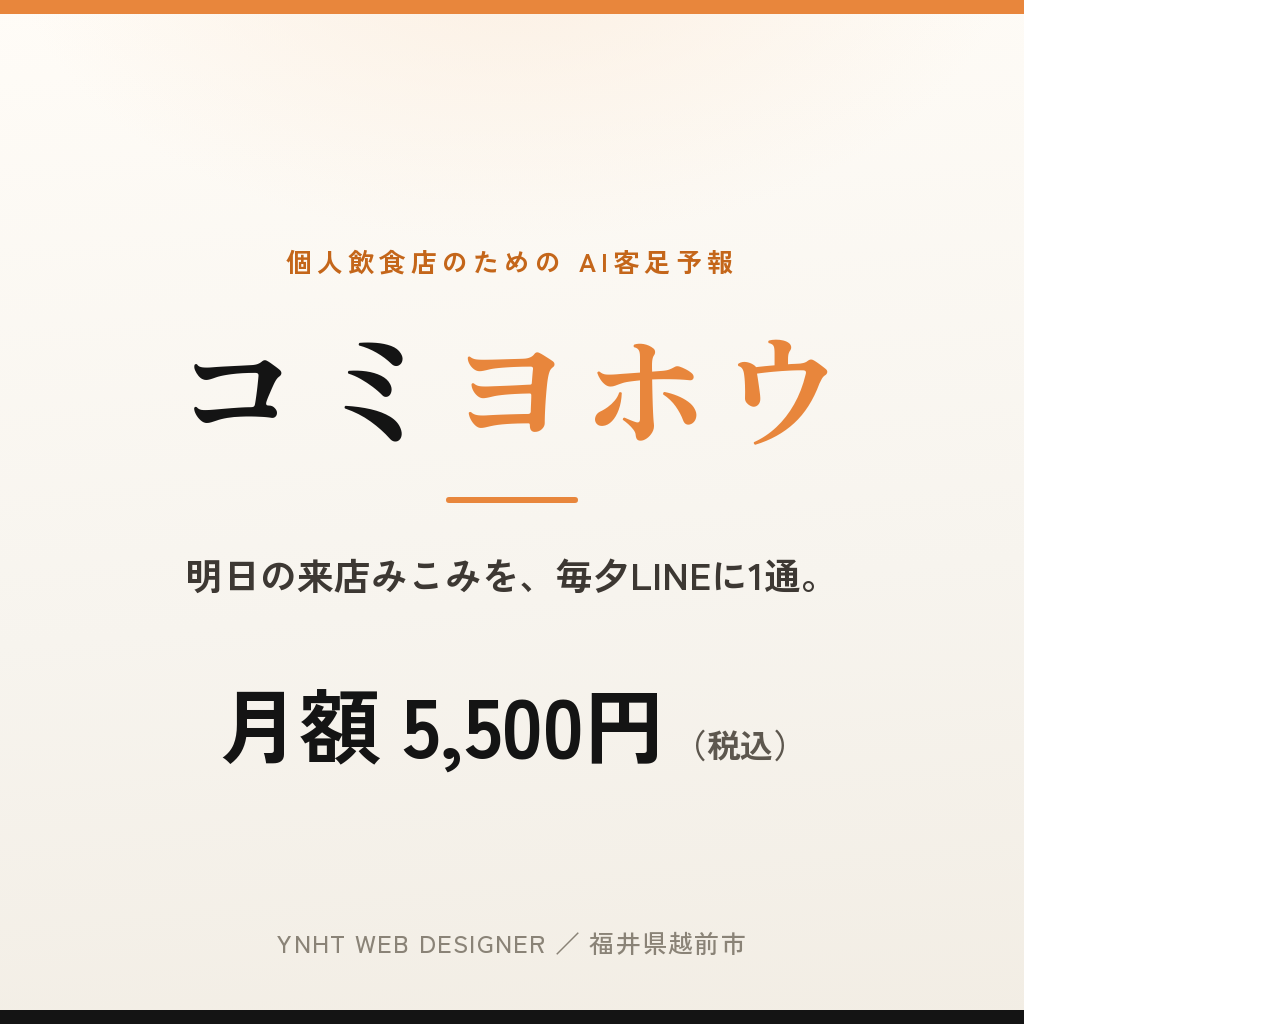
<file: assets/stripe_product.html>
<!doctype html><html lang="ja"><head><meta charset="utf-8">
<link rel="preconnect" href="https://fonts.googleapis.com">
<link rel="preconnect" href="https://fonts.gstatic.com" crossorigin>
<link href="https://fonts.googleapis.com/css2?family=Zen+Kaku+Gothic+New:wght@500;700&family=Zen+Old+Mincho:wght@700;900&display=swap" rel="stylesheet">
<style>
  *{margin:0;padding:0;box-sizing:border-box;-webkit-print-color-adjust:exact}
  html,body{width:1024px;height:1024px;overflow:hidden}
  .card{
    width:1024px;height:1024px;position:relative;
    background:
      radial-gradient(760px 460px at 50% -6%, #FBEFE2 0%, rgba(251,239,226,0) 66%),
      linear-gradient(175deg,#FFFCF7 0%,#F7F4EE 58%,#F2EDE4 100%);
    display:flex;flex-direction:column;align-items:center;justify-content:center;
    font-family:"Zen Kaku Gothic New","Hiragino Kaku Gothic ProN",sans-serif;
    color:#2B2B2B;text-align:center;padding:0 86px;
  }
  /* 上下の細い帯でブランド色を効かせる */
  .bar{position:absolute;left:0;right:0;height:14px;background:#E8863C}
  .bar.t{top:0} .bar.b{bottom:0;background:#141414}

  .eyebrow{
    font-size:26px;font-weight:700;letter-spacing:.20em;color:#C4661A;
    margin-bottom:34px;white-space:nowrap;
  }
  .name{
    font-family:"Zen Old Mincho","Yu Mincho",serif;
    font-size:132px;font-weight:900;line-height:1.06;letter-spacing:.03em;
    color:#141414;white-space:nowrap;
  }
  .name em{font-style:normal;color:#E8863C}
  .rule{width:132px;height:6px;background:#E8863C;border-radius:3px;margin:44px 0 40px}
  .lead{
    font-size:37px;font-weight:700;line-height:1.72;color:#3D3833;
    white-space:nowrap;
  }
  .price{
    margin-top:56px;display:flex;align-items:baseline;gap:10px;
    white-space:nowrap;
  }
  .price .yen{font-size:82px;font-weight:700;color:#141414;letter-spacing:-.01em}
  .price .unit{font-size:33px;font-weight:700;color:#5D574E}
  .foot{
    position:absolute;bottom:64px;left:0;right:0;
    font-size:25px;font-weight:500;color:#8A8377;letter-spacing:.05em;
    white-space:nowrap;
  }
</style></head><body>
  <div class="card">
    <div class="bar t"></div><div class="bar b"></div>

    <div class="eyebrow">個人飲食店のための AI客足予報</div>
    <div class="name">コミ<em>ヨホウ</em></div>
    <div class="rule"></div>
    <div class="lead">明日の来店みこみを、毎夕LINEに1通。</div>

    <div class="price">
      <span class="yen">月額 5,500円</span><span class="unit">（税込）</span>
    </div>

    <div class="foot">YNHT WEB DESIGNER ／ 福井県越前市</div>
  </div>
</body></html>
</file>
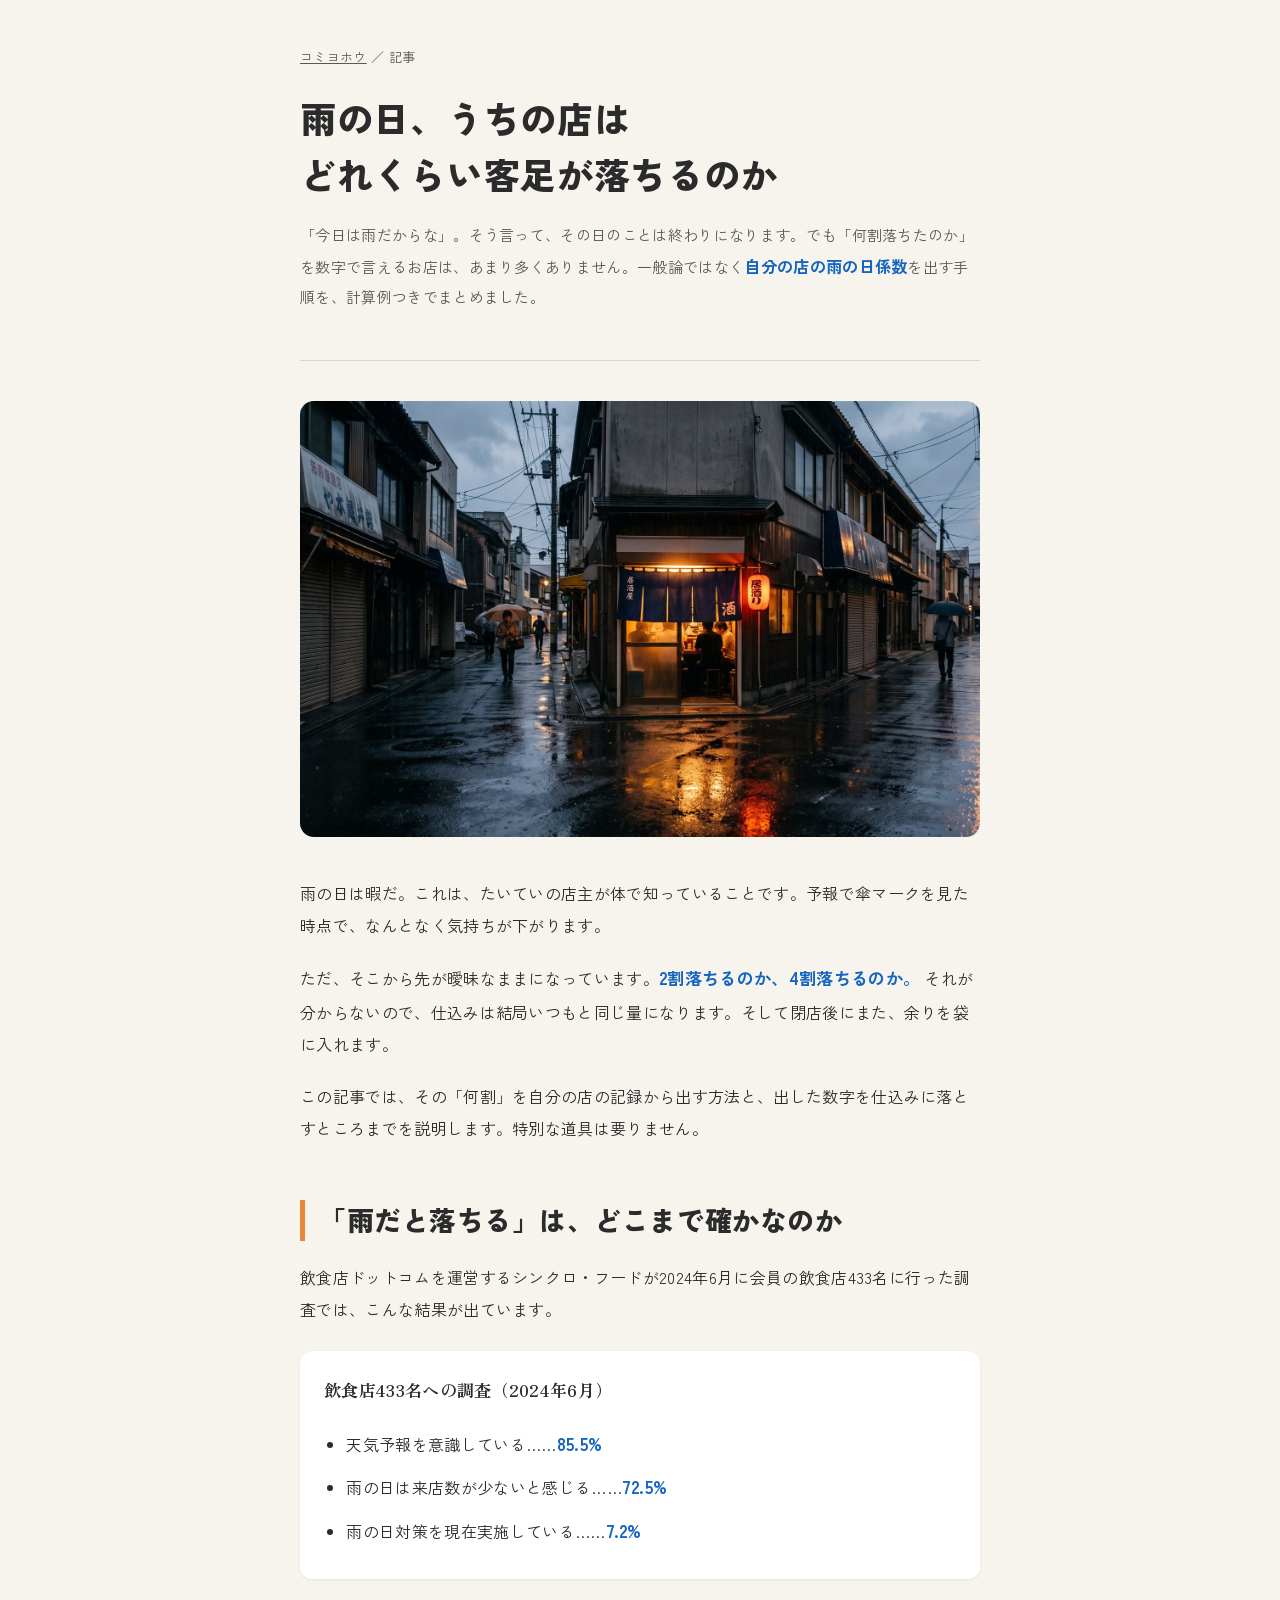
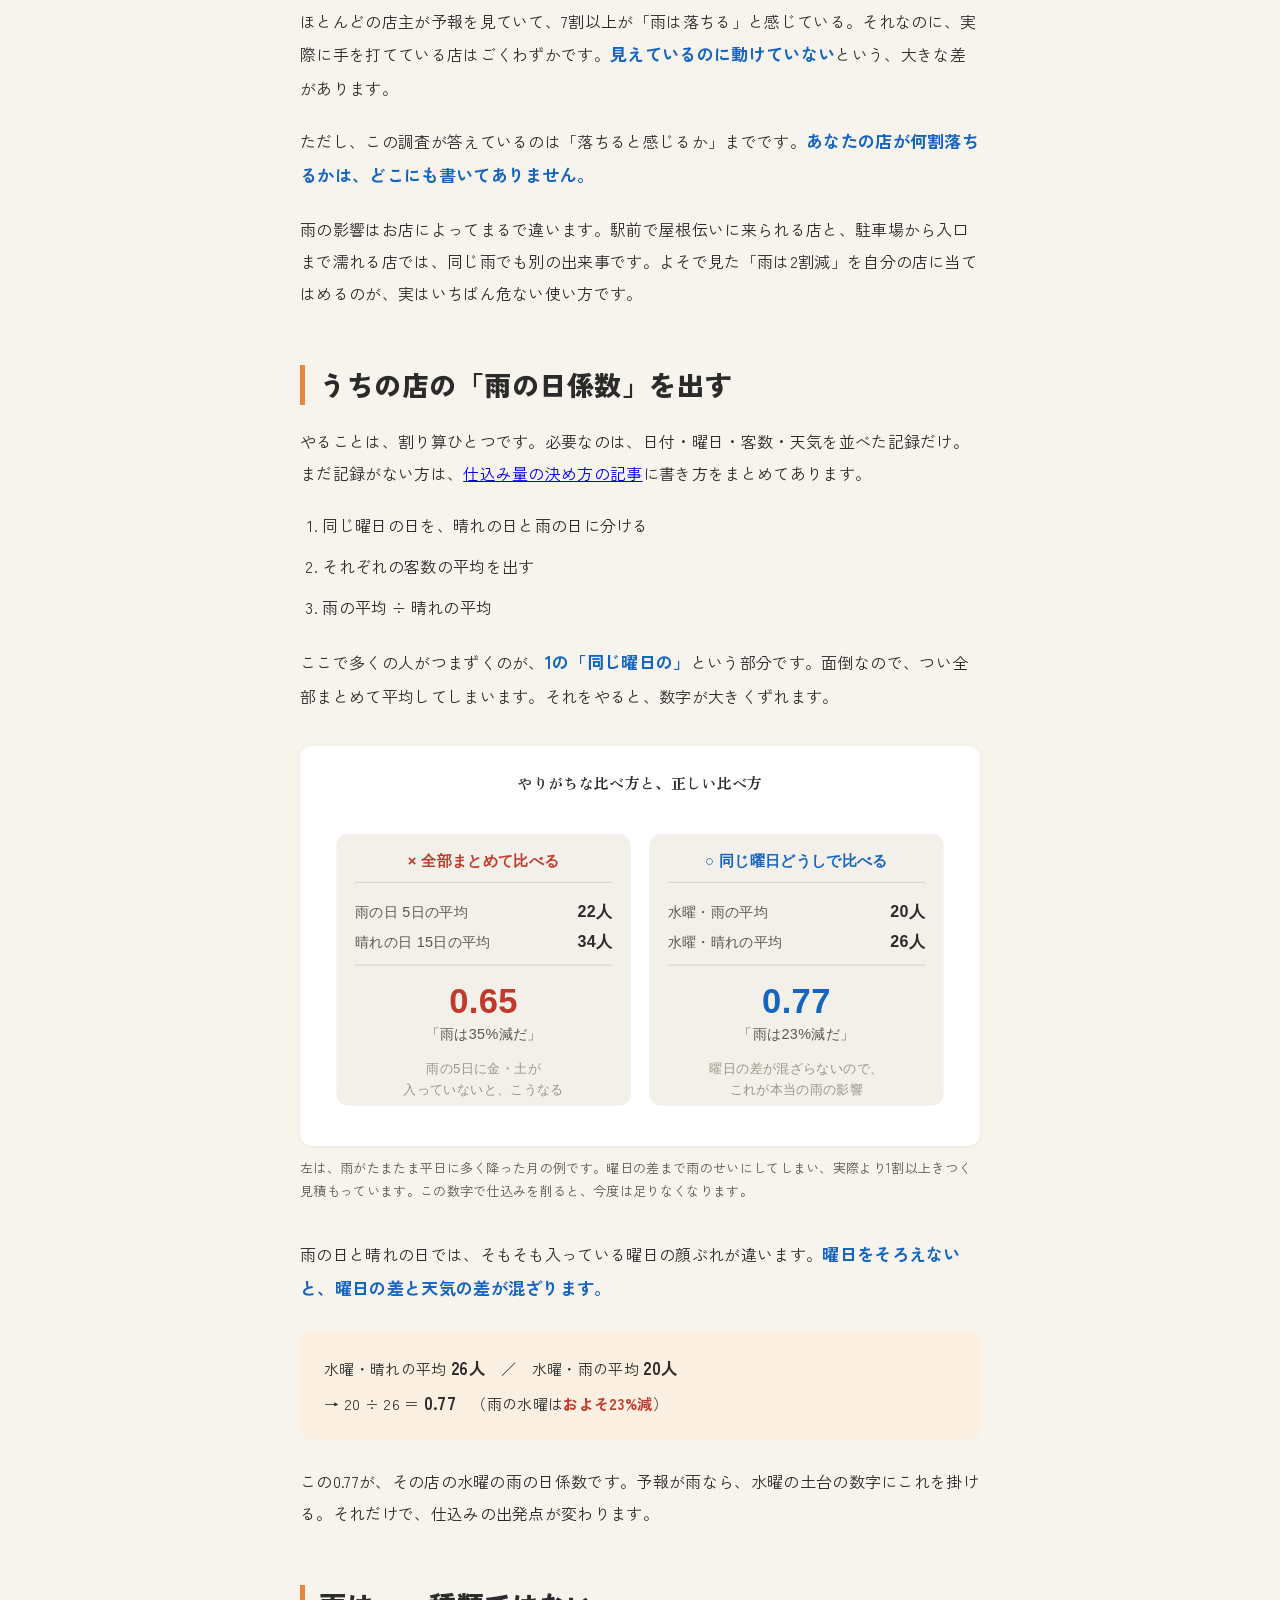
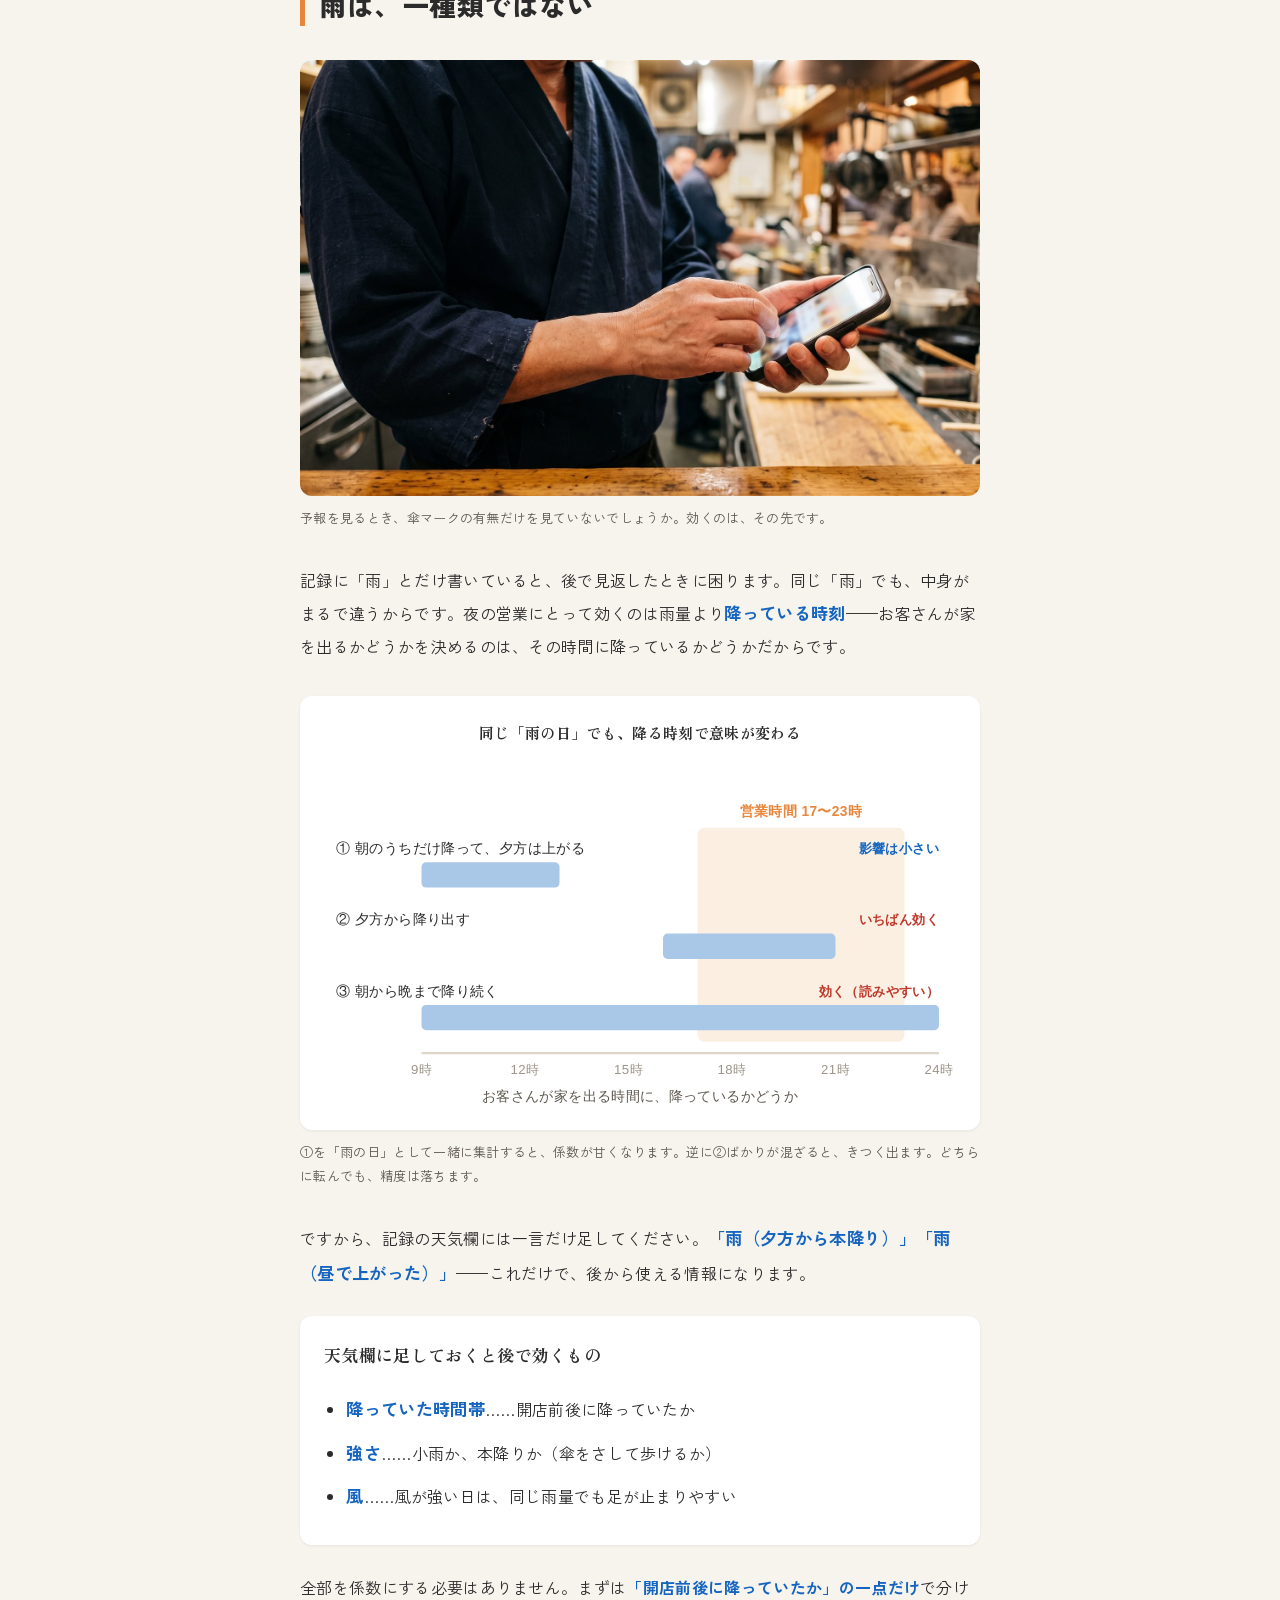
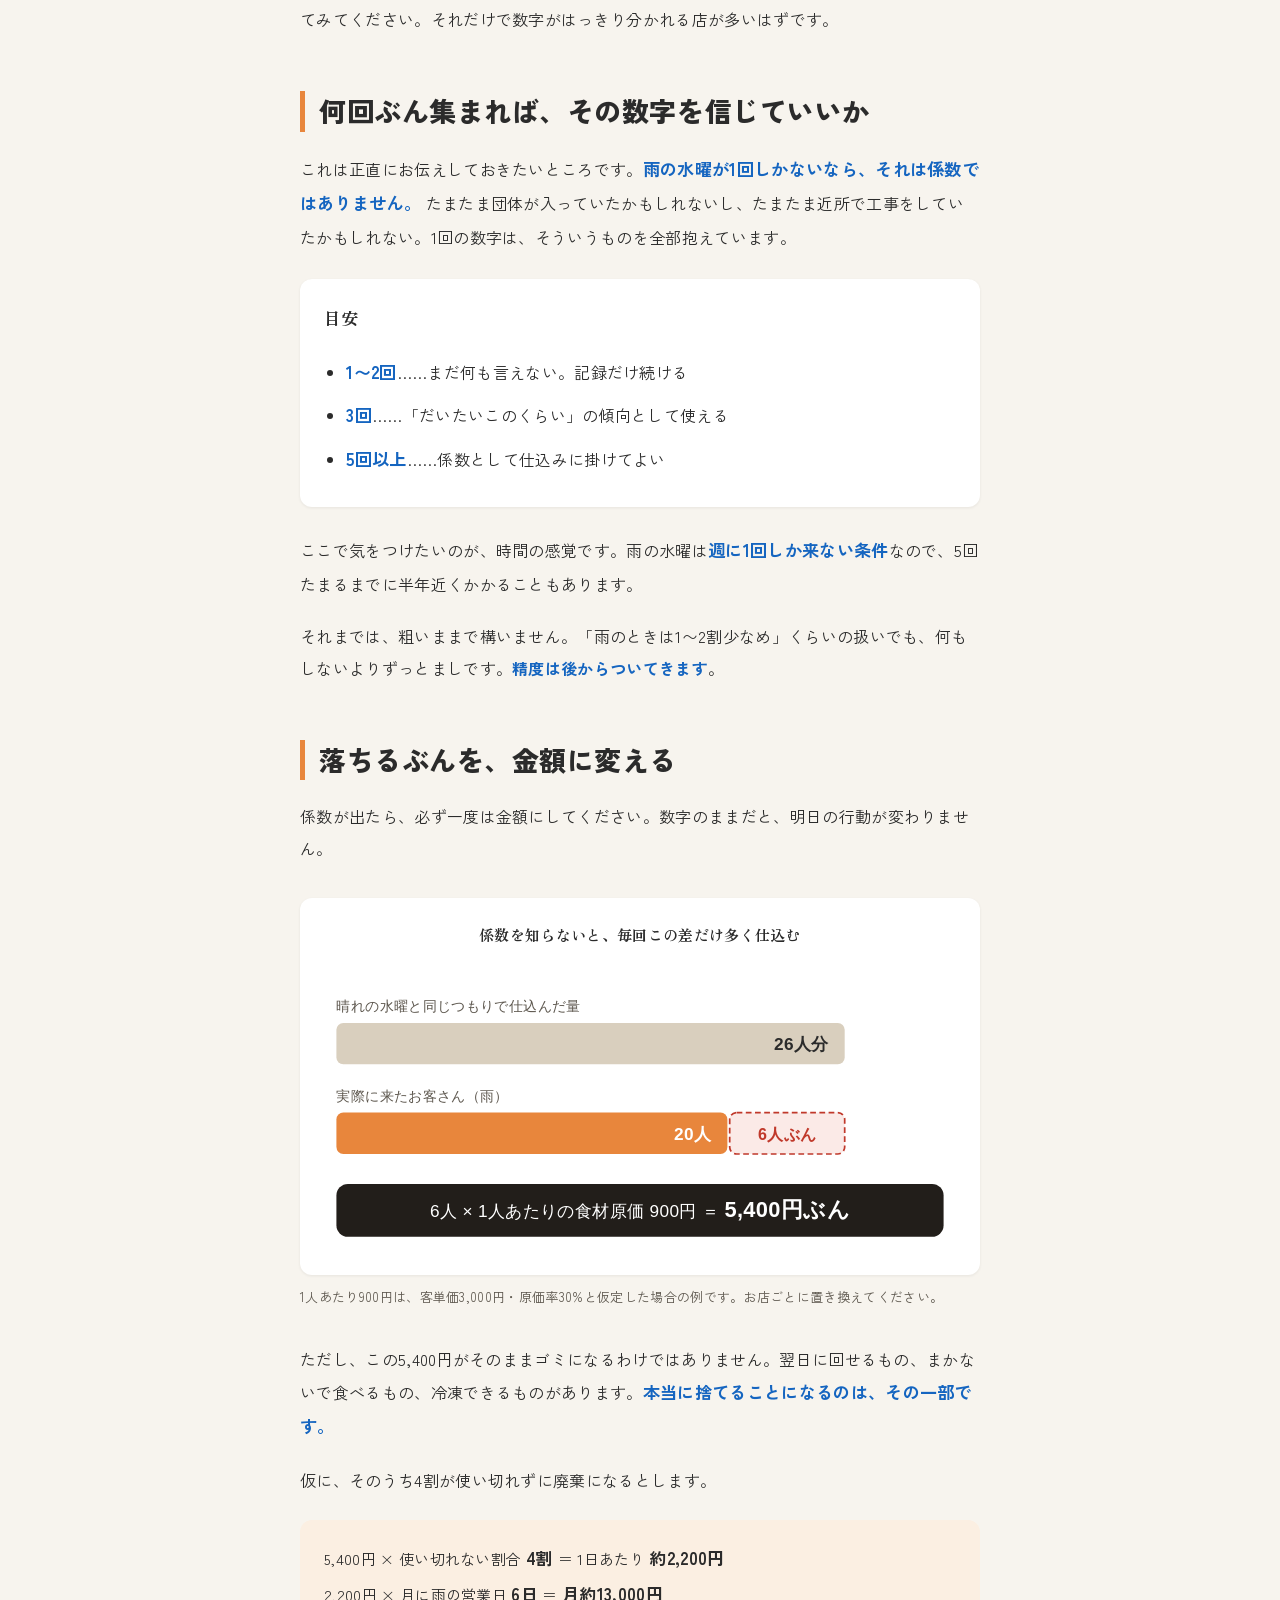
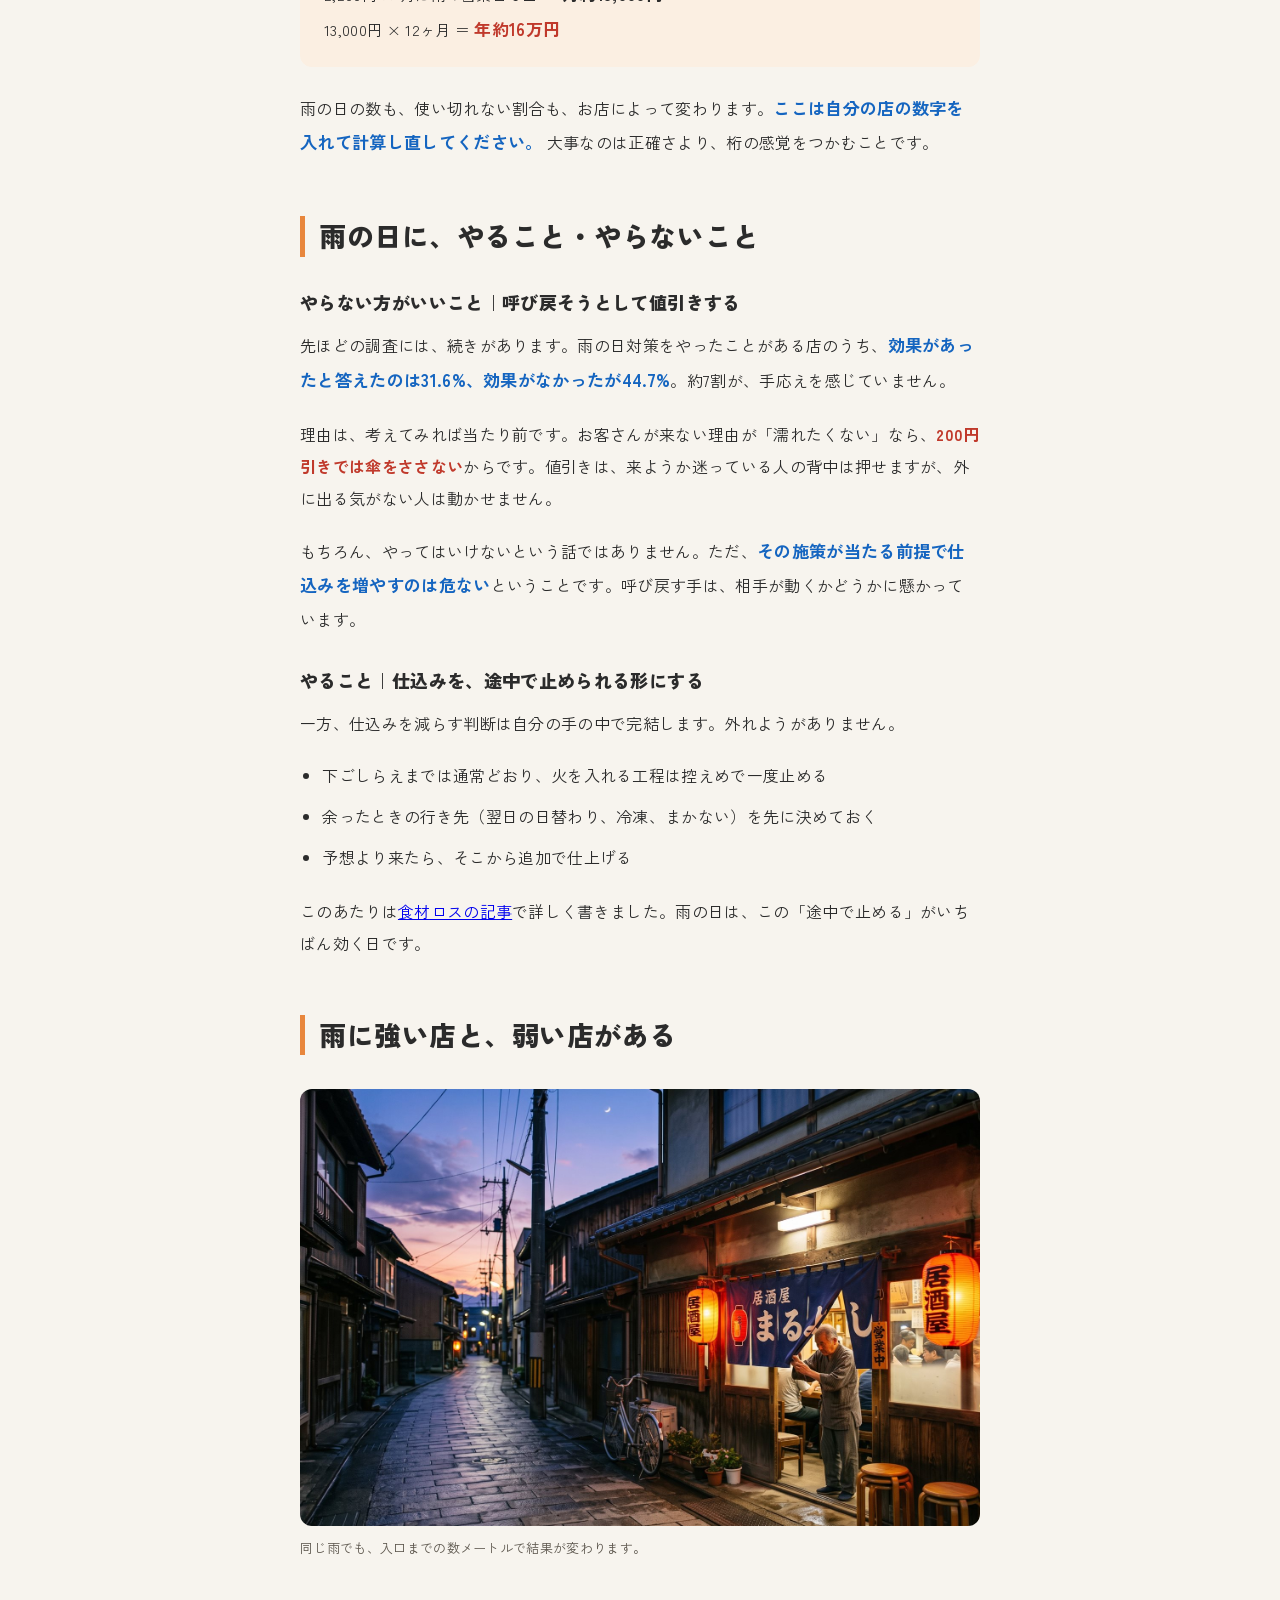
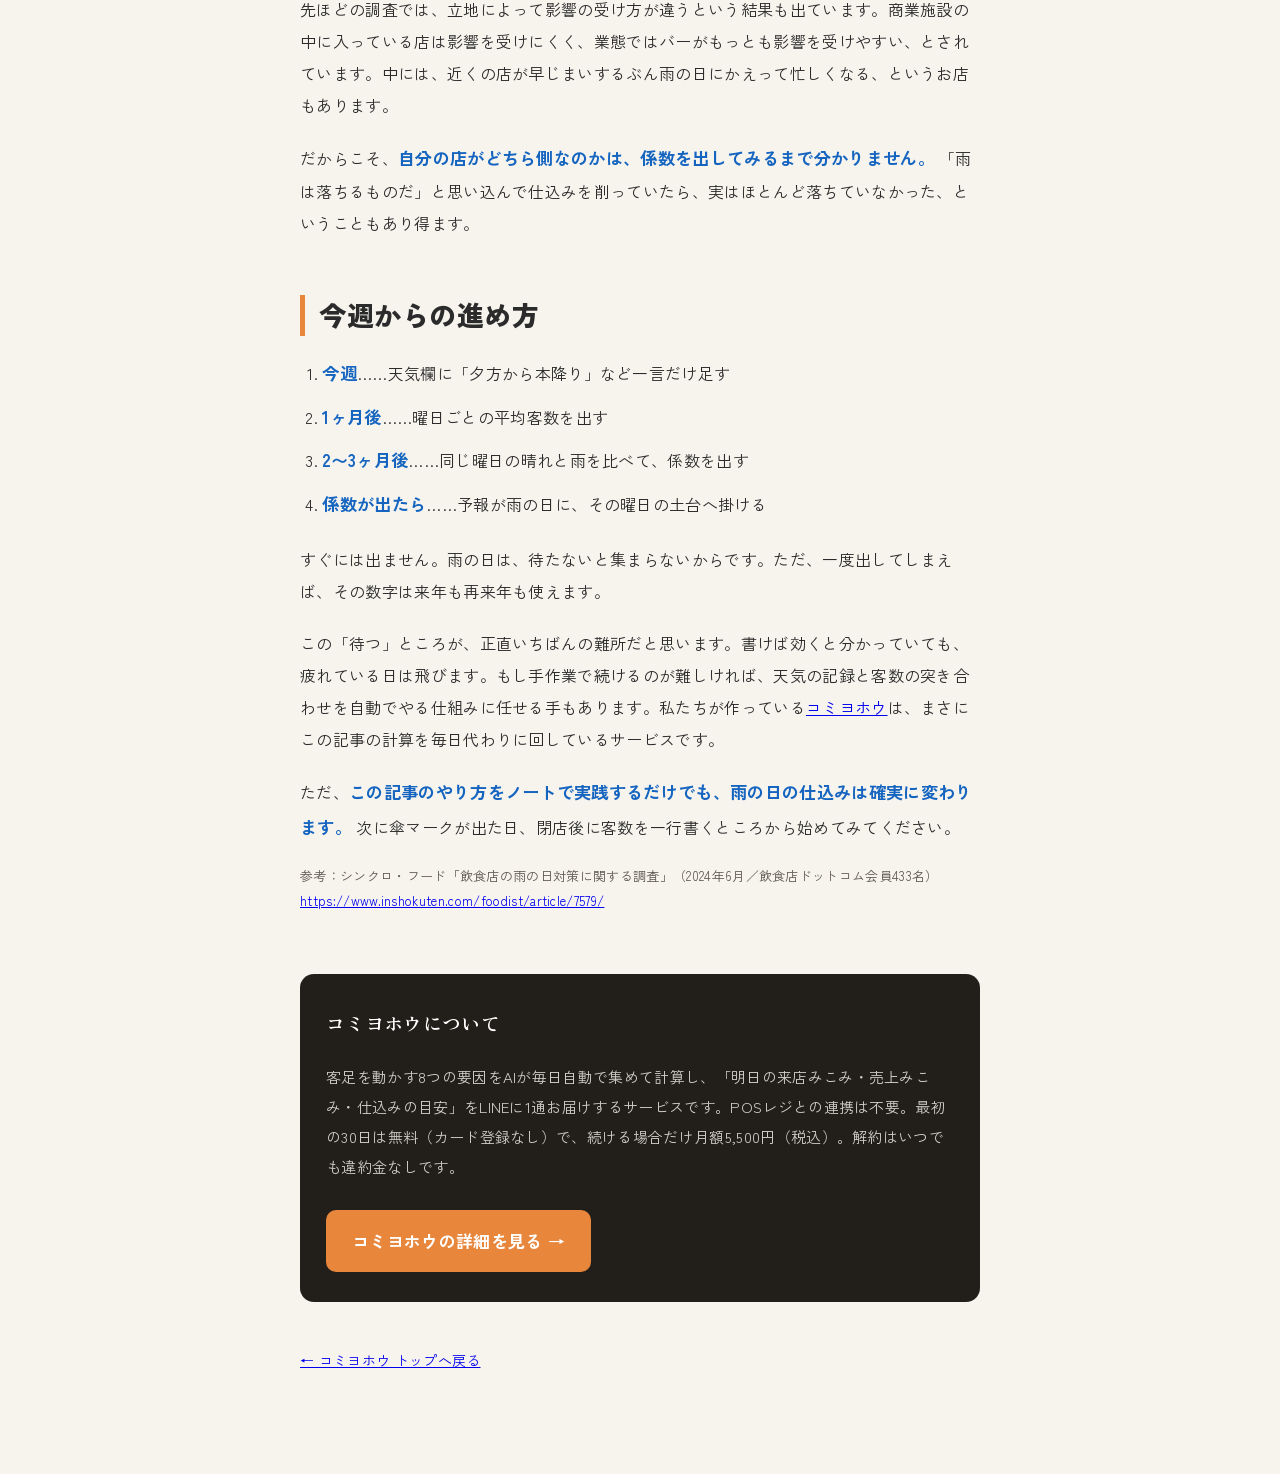
<file: blog/ame-no-hi-kyakuashi.html>
<!DOCTYPE html>
<html lang="ja">
<head>
<!-- Google tag (gtag.js) -->
<script async src="https://www.googletagmanager.com/gtag/js?id=G-8SBC6NKFKL"></script>
<script>
  window.dataLayer = window.dataLayer || [];
  function gtag(){dataLayer.push(arguments);}
  gtag('js', new Date());
  gtag('config', 'G-8SBC6NKFKL');
</script>
<meta charset="UTF-8">
<meta name="viewport" content="width=device-width, initial-scale=1.0">
<link rel="canonical" href="https://komiyohou.ynht-web.com/blog/ame-no-hi-kyakuashi.html">
<title>雨の日、うちの店はどれくらい客足が落ちるのか｜「雨の日係数」の出し方｜コミヨホウ</title>
<meta name="description" content="「雨だから暇」を、一般論ではなく自分の店の数字にする方法。ノートの記録から雨の日係数を出す手順、比べ方の落とし穴、雨の降る時刻で影響が変わる理由を、計算例つきでまとめました。">
<meta property="og:type" content="article">
<meta property="og:site_name" content="コミヨホウ">
<meta property="og:locale" content="ja_JP">
<meta property="og:title" content="雨の日、うちの店はどれくらい客足が落ちるのか｜「雨の日係数」の出し方｜コミヨホウ">
<meta property="og:description" content="「雨だから暇」を、一般論ではなく自分の店の数字にする方法。ノートの記録から雨の日係数を出す手順、比べ方の落とし穴、雨の降る時刻で影響が変わる理由を、計算例つきでまとめました。">
<meta property="og:url" content="https://komiyohou.ynht-web.com/blog/ame-no-hi-kyakuashi.html">
<meta property="og:image" content="https://komiyohou.ynht-web.com/assets/og/web-3.jpg">
<meta property="og:image:width" content="1200">
<meta property="og:image:height" content="630">
<meta name="twitter:card" content="summary_large_image">
<link rel="preconnect" href="https://fonts.googleapis.com">
<link rel="preconnect" href="https://fonts.gstatic.com" crossorigin>
<link href="https://fonts.googleapis.com/css2?family=Zen+Kaku+Gothic+New:wght@400;500;700&family=Zen+Old+Mincho:wght@600;700;900&display=swap" rel="stylesheet">
<link rel="stylesheet" href="../style.css">
<style>
  .art { max-width: 720px; margin: 0 auto; padding: 0 20px 80px; }
  .art-head { padding: 44px 0 28px; border-bottom: 1px solid #ddd5c8; margin-bottom: 40px; }
  .crumb { font-size: 13px; color: var(--sub); margin-bottom: 20px; }
  .crumb a { color: var(--sub); }
  .art h1 { font-size: clamp(25px, 5vw, 36px); line-height: 1.55; margin-bottom: 18px; }
  .lede { color: var(--sub); font-size: 15px; }
  .art h2 { font-size: clamp(21px, 3.6vw, 27px); margin: 56px 0 20px; padding-left: 14px;
            border-left: 5px solid var(--accent); line-height: 1.5; }
  .art h3 { font-size: 18px; margin: 32px 0 12px; }
  .art p { margin-bottom: 20px; }
  .art ul, .art ol { margin: 0 0 22px 1.4em; }
  .art li { margin-bottom: 9px; }
  .box { background: #fff; border-radius: 12px; padding: 22px 24px; margin: 26px 0;
         box-shadow: 0 1px 3px rgba(34,30,26,.07); }
  .box p:last-child, .box ul:last-child, .box ol:last-child { margin-bottom: 0; }
  .box-t { font-family: var(--serif); font-weight: 700; font-size: 17px; margin-bottom: 12px; }
  .calc { background: #FBEFE2; border-radius: 12px; padding: 20px 24px; margin: 24px 0;
          font-size: 15px; line-height: 2.1; }
  .calc b { font-size: 17px; }
  .tblwrap { overflow-x: auto; margin: 24px 0; }
  .art table { width: 100%; border-collapse: collapse; font-size: 15px; background: #fff; border-radius: 10px; overflow: hidden; }
  .art th, .art td { padding: 12px 14px; border-bottom: 1px solid #f2ede4; text-align: left; }
  .art th { background: #f3f0ea; font-weight: 700; font-size: 14px; white-space: nowrap; }
  .art td.n { text-align: right; font-variant-numeric: tabular-nums; white-space: nowrap; }
  .art tr:last-child td { border-bottom: none; }
  .ng { color: var(--demerit); font-weight: 700; }
  .ok { color: var(--merit); font-weight: 700; }
  .end { background: var(--dark); color: #F7F4EE; border-radius: 14px; padding: 30px 26px; margin: 60px 0 0; }
  .end .box-t { color: #fff; font-size: 19px; }
  .end p { color: rgba(247,244,238,.82); font-size: 15px; }
  .end a.btn { display: inline-block; background: var(--accent); color: #fff; text-decoration: none;
               padding: 14px 26px; border-radius: 10px; font-weight: 700; margin-top: 8px; }
  .backlink { margin-top: 44px; font-size: 14px; }

  /* 写真と図解 */
  figure { margin: 34px 0; }
  figure img { width: 100%; height: auto; border-radius: 12px; display: block; }
  figcaption { font-size: 13px; color: var(--sub); margin-top: 10px; line-height: 1.8; }
  .hero-fig { margin: 0 0 40px; }
  .hero-fig img { border-radius: 14px; }
  .fig-svg { background: #fff; border-radius: 12px; padding: 22px 18px;
             box-shadow: 0 1px 3px rgba(34,30,26,.07); }
  .fig-svg svg { width: 100%; height: auto; display: block; }
  .fig-t { font-family: var(--serif); font-weight: 700; font-size: 15px;
           margin: 0 0 16px; text-align: center; color: var(--ink); }
  .src { font-size: 13px; color: var(--sub); line-height: 1.9; }
</style>
</head>
<body>

<article class="art">

  <div class="art-head">
    <p class="crumb"><a href="../">コミヨホウ</a> ／ 記事</p>
    <h1>雨の日、うちの店は<br>どれくらい客足が落ちるのか</h1>
    <p class="lede">「今日は雨だからな」。そう言って、その日のことは終わりになります。でも「何割落ちたのか」を数字で言えるお店は、あまり多くありません。一般論ではなく<strong>自分の店の雨の日係数</strong>を出す手順を、計算例つきでまとめました。</p>
  </div>

  <figure class="hero-fig">
    <img src="../assets/web/3.jpg" alt="雨の夕方、灯りのついた居酒屋と濡れた路面" width="1600" height="1030">
  </figure>

  <p>雨の日は暇だ。これは、たいていの店主が体で知っていることです。予報で傘マークを見た時点で、なんとなく気持ちが下がります。</p>

  <p>ただ、そこから先が曖昧なままになっています。<strong>2割落ちるのか、4割落ちるのか。</strong> それが分からないので、仕込みは結局いつもと同じ量になります。そして閉店後にまた、余りを袋に入れます。</p>

  <p>この記事では、その「何割」を自分の店の記録から出す方法と、出した数字を仕込みに落とすところまでを説明します。特別な道具は要りません。</p>

  <h2>「雨だと落ちる」は、どこまで確かなのか</h2>

  <p>飲食店ドットコムを運営するシンクロ・フードが2024年6月に会員の飲食店433名に行った調査では、こんな結果が出ています。</p>

  <div class="box">
    <p class="box-t">飲食店433名への調査（2024年6月）</p>
    <ul>
      <li>天気予報を意識している……<strong>85.5%</strong></li>
      <li>雨の日は来店数が少ないと感じる……<strong>72.5%</strong></li>
      <li>雨の日対策を現在実施している……<strong>7.2%</strong></li>
    </ul>
  </div>

  <p>ほとんどの店主が予報を見ていて、7割以上が「雨は落ちる」と感じている。それなのに、実際に手を打てている店はごくわずかです。<strong>見えているのに動けていない</strong>という、大きな差があります。</p>

  <p>ただし、この調査が答えているのは「落ちると感じるか」までです。<strong>あなたの店が何割落ちるかは、どこにも書いてありません。</strong></p>

  <p>雨の影響はお店によってまるで違います。駅前で屋根伝いに来られる店と、駐車場から入口まで濡れる店では、同じ雨でも別の出来事です。よそで見た「雨は2割減」を自分の店に当てはめるのが、実はいちばん危ない使い方です。</p>

  <h2>うちの店の「雨の日係数」を出す</h2>

  <p>やることは、割り算ひとつです。必要なのは、日付・曜日・客数・天気を並べた記録だけ。まだ記録がない方は、<a href="shikomi-ryou-kimekata.html">仕込み量の決め方の記事</a>に書き方をまとめてあります。</p>

  <ol>
    <li>同じ曜日の日を、晴れの日と雨の日に分ける</li>
    <li>それぞれの客数の平均を出す</li>
    <li>雨の平均 ÷ 晴れの平均</li>
  </ol>

  <p>ここで多くの人がつまずくのが、<strong>1の「同じ曜日の」</strong>という部分です。面倒なので、つい全部まとめて平均してしまいます。それをやると、数字が大きくずれます。</p>

  <figure>
    <div class="fig-svg">
      <p class="fig-t">やりがちな比べ方と、正しい比べ方</p>
      <svg viewBox="0 0 560 266" role="img" aria-label="全部まとめて比べると雨の日平均22人÷晴れの日平均34人で0.65、35パーセント減に見える。同じ水曜どうしで比べると20人÷26人で0.77、23パーセント減になる。">
        <g font-family="sans-serif">
          <rect x="16" y="14" width="256" height="236" rx="10" fill="#f3f0ea"/>
          <rect x="288" y="14" width="256" height="236" rx="10" fill="#f3f0ea"/>

          <g text-anchor="middle" font-size="13" font-weight="700">
            <text x="144" y="42" fill="#C0392B">× 全部まとめて比べる</text>
            <text x="416" y="42" fill="#1565C0">○ 同じ曜日どうしで比べる</text>
          </g>
          <g stroke="#ddd5c8" stroke-width="1">
            <line x1="32" y1="56" x2="256" y2="56"/>
            <line x1="304" y1="56" x2="528" y2="56"/>
          </g>

          <g font-size="12.5" fill="#5d574e">
            <text x="32" y="86">雨の日 5日の平均</text>
            <text x="32" y="112">晴れの日 15日の平均</text>
            <text x="304" y="86">水曜・雨の平均</text>
            <text x="304" y="112">水曜・晴れの平均</text>
          </g>
          <g font-size="14" font-weight="700" fill="#2B2B2B" text-anchor="end">
            <text x="256" y="86">22人</text>
            <text x="256" y="112">34人</text>
            <text x="528" y="86">20人</text>
            <text x="528" y="112">26人</text>
          </g>

          <g stroke="#ddd5c8" stroke-width="1">
            <line x1="32" y1="128" x2="256" y2="128"/>
            <line x1="304" y1="128" x2="528" y2="128"/>
          </g>

          <g text-anchor="middle">
            <text x="144" y="170" font-size="30" font-weight="700" fill="#C0392B">0.65</text>
            <text x="416" y="170" font-size="30" font-weight="700" fill="#1565C0">0.77</text>
            <text x="144" y="192" font-size="12.5" fill="#5d574e">「雨は35%減だ」</text>
            <text x="416" y="192" font-size="12.5" fill="#5d574e">「雨は23%減だ」</text>

            <g font-size="11.5" fill="#9c9488">
              <text x="144" y="222">雨の5日に金・土が</text>
              <text x="144" y="240">入っていないと、こうなる</text>
              <text x="416" y="222">曜日の差が混ざらないので、</text>
              <text x="416" y="240">これが本当の雨の影響</text>
            </g>
          </g>
        </g>
      </svg>
    </div>
    <figcaption>左は、雨がたまたま平日に多く降った月の例です。曜日の差まで雨のせいにしてしまい、実際より1割以上きつく見積もっています。この数字で仕込みを削ると、今度は足りなくなります。</figcaption>
  </figure>

  <p>雨の日と晴れの日では、そもそも入っている曜日の顔ぶれが違います。<strong>曜日をそろえないと、曜日の差と天気の差が混ざります。</strong></p>

  <div class="calc">
    水曜・晴れの平均 <b>26人</b>　／　水曜・雨の平均 <b>20人</b><br>
    → 20 ÷ 26 ＝ <b>0.77</b>　（雨の水曜は<span class="ng">およそ23%減</span>）
  </div>

  <p>この0.77が、その店の水曜の雨の日係数です。予報が雨なら、水曜の土台の数字にこれを掛ける。それだけで、仕込みの出発点が変わります。</p>

  <h2>雨は、一種類ではない</h2>

  <figure>
    <img src="../assets/web/4.jpg" alt="厨房でスマートフォンの画面を確認する店主の手元" width="1600" height="1030" loading="lazy">
    <figcaption>予報を見るとき、傘マークの有無だけを見ていないでしょうか。効くのは、その先です。</figcaption>
  </figure>

  <p>記録に「雨」とだけ書いていると、後で見返したときに困ります。同じ「雨」でも、中身がまるで違うからです。夜の営業にとって効くのは雨量より<strong>降っている時刻</strong>——お客さんが家を出るかどうかを決めるのは、その時間に降っているかどうかだからです。</p>

  <figure>
    <div class="fig-svg">
      <p class="fig-t">同じ「雨の日」でも、降る時刻で意味が変わる</p>
      <svg viewBox="0 0 560 296" role="img" aria-label="営業時間17時から23時の帯に、3種類の雨を重ねた図。朝のうちだけ降る雨は営業時間にかからない。夕方から降り出す雨と一日中の雨は営業時間に重なる。">
        <g font-family="sans-serif">
          <rect x="330" y="52" width="180" height="186" rx="6" fill="#FBEFE2"/>
          <text x="420" y="42" font-size="12" font-weight="700" fill="#E8863C" text-anchor="middle">営業時間 17〜23時</text>

          <g font-size="12.5" fill="#2B2B2B">
            <text x="16" y="74">① 朝のうちだけ降って、夕方は上がる</text>
            <text x="16" y="136">② 夕方から降り出す</text>
            <text x="16" y="198">③ 朝から晩まで降り続く</text>
          </g>

          <g fill="#a9c8e8">
            <rect x="90"  y="82"  width="120" height="22" rx="4"/>
            <rect x="300" y="144" width="150" height="22" rx="4"/>
            <rect x="90"  y="206" width="450" height="22" rx="4"/>
          </g>

          <g font-size="11.5" font-weight="700" text-anchor="end">
            <text x="540" y="74" fill="#1565C0">影響は小さい</text>
            <text x="540" y="136" fill="#C0392B">いちばん効く</text>
            <text x="540" y="198" fill="#C0392B">効く（読みやすい）</text>
          </g>

          <line x1="90" y1="248" x2="540" y2="248" stroke="#ddd5c8" stroke-width="2"/>
          <g font-size="11.5" fill="#9c9488" text-anchor="middle">
            <text x="90" y="266">9時</text>
            <text x="180" y="266">12時</text>
            <text x="270" y="266">15時</text>
            <text x="360" y="266">18時</text>
            <text x="450" y="266">21時</text>
            <text x="540" y="266">24時</text>
          </g>

          <text x="280" y="290" font-size="12.5" fill="#5d574e" text-anchor="middle">お客さんが家を出る時間に、降っているかどうか</text>
        </g>
      </svg>
    </div>
    <figcaption>①を「雨の日」として一緒に集計すると、係数が甘くなります。逆に②ばかりが混ざると、きつく出ます。どちらに転んでも、精度は落ちます。</figcaption>
  </figure>

  <p>ですから、記録の天気欄には一言だけ足してください。<strong>「雨（夕方から本降り）」「雨（昼で上がった）」</strong>——これだけで、後から使える情報になります。</p>

  <div class="box">
    <p class="box-t">天気欄に足しておくと後で効くもの</p>
    <ul>
      <li><strong>降っていた時間帯</strong>……開店前後に降っていたか</li>
      <li><strong>強さ</strong>……小雨か、本降りか（傘をさして歩けるか）</li>
      <li><strong>風</strong>……風が強い日は、同じ雨量でも足が止まりやすい</li>
    </ul>
  </div>

  <p>全部を係数にする必要はありません。まずは<span class="ok">「開店前後に降っていたか」の一点だけ</span>で分けてみてください。それだけで数字がはっきり分かれる店が多いはずです。</p>

  <h2>何回ぶん集まれば、その数字を信じていいか</h2>

  <p>これは正直にお伝えしておきたいところです。<strong>雨の水曜が1回しかないなら、それは係数ではありません。</strong> たまたま団体が入っていたかもしれないし、たまたま近所で工事をしていたかもしれない。1回の数字は、そういうものを全部抱えています。</p>

  <div class="box">
    <p class="box-t">目安</p>
    <ul>
      <li><strong>1〜2回</strong>……まだ何も言えない。記録だけ続ける</li>
      <li><strong>3回</strong>……「だいたいこのくらい」の傾向として使える</li>
      <li><strong>5回以上</strong>……係数として仕込みに掛けてよい</li>
    </ul>
  </div>

  <p>ここで気をつけたいのが、時間の感覚です。雨の水曜は<strong>週に1回しか来ない条件</strong>なので、5回たまるまでに半年近くかかることもあります。</p>

  <p>それまでは、粗いままで構いません。「雨のときは1〜2割少なめ」くらいの扱いでも、何もしないよりずっとましです。<span class="ok">精度は後からついてきます</span>。</p>

  <h2>落ちるぶんを、金額に変える</h2>

  <p>係数が出たら、必ず一度は金額にしてください。数字のままだと、明日の行動が変わりません。</p>

  <figure>
    <div class="fig-svg">
      <p class="fig-t">係数を知らないと、毎回この差だけ多く仕込む</p>
      <svg viewBox="0 0 560 246" role="img" aria-label="晴れの水曜と同じつもりで26人分を仕込み、実際に来たのは20人。差の6人分に1人あたりの食材原価900円を掛けると5400円ぶんになる。">
        <g font-family="sans-serif">
          <text x="16" y="36" font-size="12.5" fill="#5d574e">晴れの水曜と同じつもりで仕込んだ量</text>
          <rect x="16" y="46" width="442" height="36" rx="6" fill="#d9cfbe"/>
          <text x="444" y="70" font-size="15" font-weight="700" fill="#2B2B2B" text-anchor="end">26人分</text>

          <text x="16" y="114" font-size="12.5" fill="#5d574e">実際に来たお客さん（雨）</text>
          <rect x="16" y="124" width="340" height="36" rx="6" fill="#E8863C"/>
          <text x="342" y="148" font-size="15" font-weight="700" fill="#fff" text-anchor="end">20人</text>

          <rect x="358" y="124" width="100" height="36" rx="6" fill="#FBEAE7" stroke="#C0392B" stroke-width="1.5" stroke-dasharray="5 3"/>
          <text x="408" y="148" font-size="14" font-weight="700" fill="#C0392B" text-anchor="middle">6人ぶん</text>

          <rect x="16" y="186" width="528" height="46" rx="10" fill="#221E1A"/>
          <text x="280" y="215" font-size="15" fill="#fff" text-anchor="middle">6人 × 1人あたりの食材原価 900円 ＝ <tspan font-size="19" font-weight="700">5,400円ぶん</tspan></text>
        </g>
      </svg>
    </div>
    <figcaption>1人あたり900円は、客単価3,000円・原価率30%と仮定した場合の例です。お店ごとに置き換えてください。</figcaption>
  </figure>

  <p>ただし、この5,400円がそのままゴミになるわけではありません。翌日に回せるもの、まかないで食べるもの、冷凍できるものがあります。<strong>本当に捨てることになるのは、その一部です。</strong></p>

  <p>仮に、そのうち4割が使い切れずに廃棄になるとします。</p>

  <div class="calc">
    5,400円 × 使い切れない割合 <b>4割</b> ＝ 1日あたり <b>約2,200円</b><br>
    2,200円 × 月に雨の営業日 <b>6日</b> ＝ <b>月約13,000円</b><br>
    13,000円 × 12ヶ月 ＝ <span class="ng"><b>年約16万円</b></span>
  </div>

  <p>雨の日の数も、使い切れない割合も、お店によって変わります。<strong>ここは自分の店の数字を入れて計算し直してください。</strong> 大事なのは正確さより、桁の感覚をつかむことです。</p>

  <h2>雨の日に、やること・やらないこと</h2>

  <h3>やらない方がいいこと｜呼び戻そうとして値引きする</h3>

  <p>先ほどの調査には、続きがあります。雨の日対策をやったことがある店のうち、<strong>効果があったと答えたのは31.6%、効果がなかったが44.7%</strong>。約7割が、手応えを感じていません。</p>

  <p>理由は、考えてみれば当たり前です。お客さんが来ない理由が「濡れたくない」なら、<span class="ng">200円引きでは傘をささない</span>からです。値引きは、来ようか迷っている人の背中は押せますが、外に出る気がない人は動かせません。</p>

  <p>もちろん、やってはいけないという話ではありません。ただ、<strong>その施策が当たる前提で仕込みを増やすのは危ない</strong>ということです。呼び戻す手は、相手が動くかどうかに懸かっています。</p>

  <h3>やること｜仕込みを、途中で止められる形にする</h3>

  <p>一方、仕込みを減らす判断は自分の手の中で完結します。外れようがありません。</p>

  <ul>
    <li>下ごしらえまでは通常どおり、火を入れる工程は控えめで一度止める</li>
    <li>余ったときの行き先（翌日の日替わり、冷凍、まかない）を先に決めておく</li>
    <li>予想より来たら、そこから追加で仕上げる</li>
  </ul>

  <p>このあたりは<a href="shokuzai-loss.html">食材ロスの記事</a>で詳しく書きました。雨の日は、この「途中で止める」がいちばん効く日です。</p>

  <h2>雨に強い店と、弱い店がある</h2>

  <figure>
    <img src="../assets/web/8.jpg" alt="夕暮れの路地で、のれんを出す居酒屋の店主" width="1600" height="1030" loading="lazy">
    <figcaption>同じ雨でも、入口までの数メートルで結果が変わります。</figcaption>
  </figure>

  <p>先ほどの調査では、立地によって影響の受け方が違うという結果も出ています。商業施設の中に入っている店は影響を受けにくく、業態ではバーがもっとも影響を受けやすい、とされています。中には、近くの店が早じまいするぶん雨の日にかえって忙しくなる、というお店もあります。</p>

  <p>だからこそ、<strong>自分の店がどちら側なのかは、係数を出してみるまで分かりません。</strong> 「雨は落ちるものだ」と思い込んで仕込みを削っていたら、実はほとんど落ちていなかった、ということもあり得ます。</p>

  <h2>今週からの進め方</h2>

  <ol>
    <li><strong>今週</strong>……天気欄に「夕方から本降り」など一言だけ足す</li>
    <li><strong>1ヶ月後</strong>……曜日ごとの平均客数を出す</li>
    <li><strong>2〜3ヶ月後</strong>……同じ曜日の晴れと雨を比べて、係数を出す</li>
    <li><strong>係数が出たら</strong>……予報が雨の日に、その曜日の土台へ掛ける</li>
  </ol>

  <p>すぐには出ません。雨の日は、待たないと集まらないからです。ただ、一度出してしまえば、その数字は来年も再来年も使えます。</p>

  <p>この「待つ」ところが、正直いちばんの難所だと思います。書けば効くと分かっていても、疲れている日は飛びます。もし手作業で続けるのが難しければ、天気の記録と客数の突き合わせを自動でやる仕組みに任せる手もあります。私たちが作っている<a href="../">コミヨホウ</a>は、まさにこの記事の計算を毎日代わりに回しているサービスです。</p>

  <p>ただ、<strong>この記事のやり方をノートで実践するだけでも、雨の日の仕込みは確実に変わります。</strong> 次に傘マークが出た日、閉店後に客数を一行書くところから始めてみてください。</p>

  <p class="src">参考：シンクロ・フード「飲食店の雨の日対策に関する調査」（2024年6月／飲食店ドットコム会員433名）<br>
  <a href="https://www.inshokuten.com/foodist/article/7579/" target="_blank" rel="noopener">https://www.inshokuten.com/foodist/article/7579/</a></p>

  <div class="end">
    <p class="box-t">コミヨホウについて</p>
    <p>客足を動かす8つの要因をAIが毎日自動で集めて計算し、「明日の来店みこみ・売上みこみ・仕込みの目安」をLINEに1通お届けするサービスです。POSレジとの連携は不要。最初の30日は無料（カード登録なし）で、続ける場合だけ月額5,500円（税込）。解約はいつでも違約金なしです。</p>
    <a class="btn" href="../">コミヨホウの詳細を見る →</a>
  </div>

  <p class="backlink"><a href="../">← コミヨホウ トップへ戻る</a></p>

</article>

<script type="application/ld+json">
{
  "@context": "https://schema.org",
  "@type": "Article",
  "headline": "雨の日、うちの店はどれくらい客足が落ちるのか｜「雨の日係数」の出し方",
  "description": "「雨だから暇」を、一般論ではなく自分の店の数字にする方法。ノートの記録から雨の日係数を出す手順、比べ方の落とし穴、雨の降る時刻で影響が変わる理由を、計算例つきでまとめました。",
  "inLanguage": "ja",
  "datePublished": "2026-08-15",
  "dateModified": "2026-08-15",
  "mainEntityOfPage": "https://komiyohou.ynht-web.com/blog/ame-no-hi-kyakuashi.html",
  "author": { "@type": "Organization", "name": "YNHT" },
  "publisher": {
    "@type": "Organization",
    "name": "YNHT",
    "address": { "@type": "PostalAddress", "addressCountry": "JP", "addressRegion": "福井県", "addressLocality": "越前市" }
  }
}
</script>

</body>
</html>
</file>
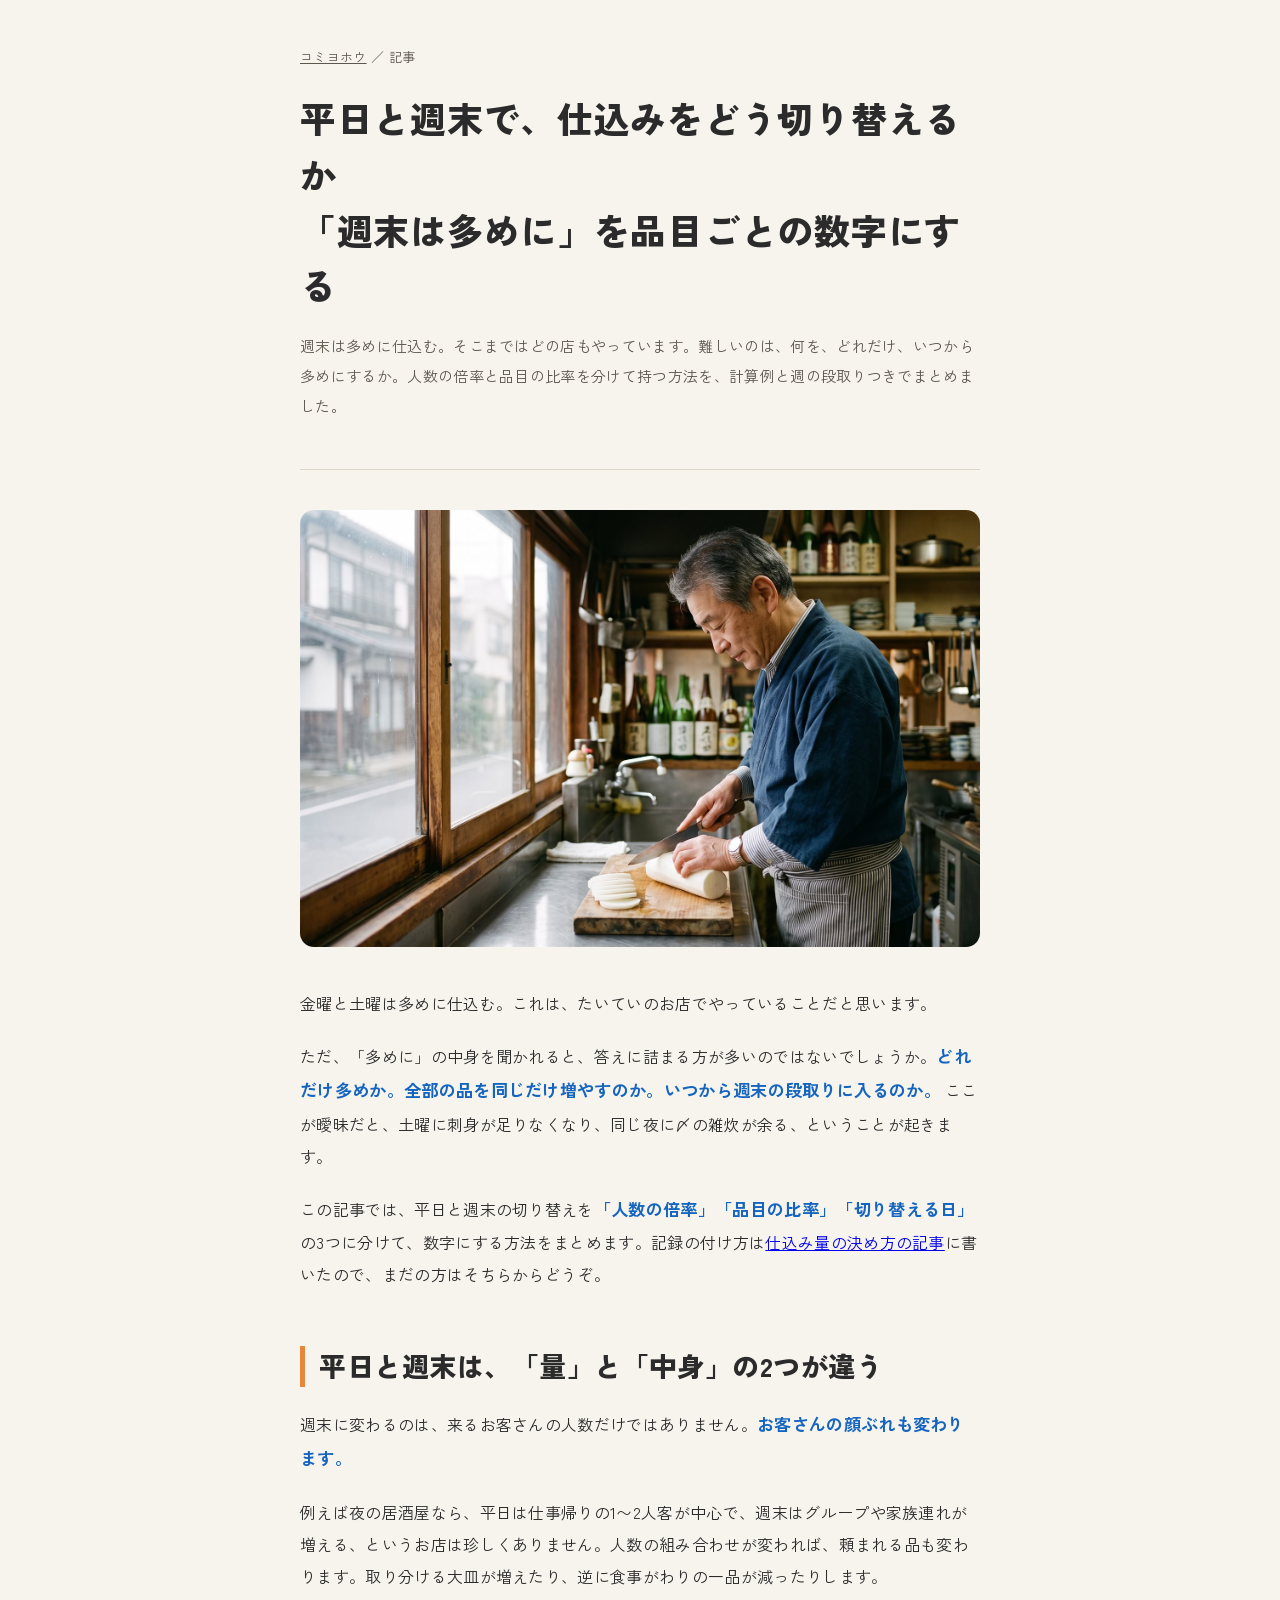
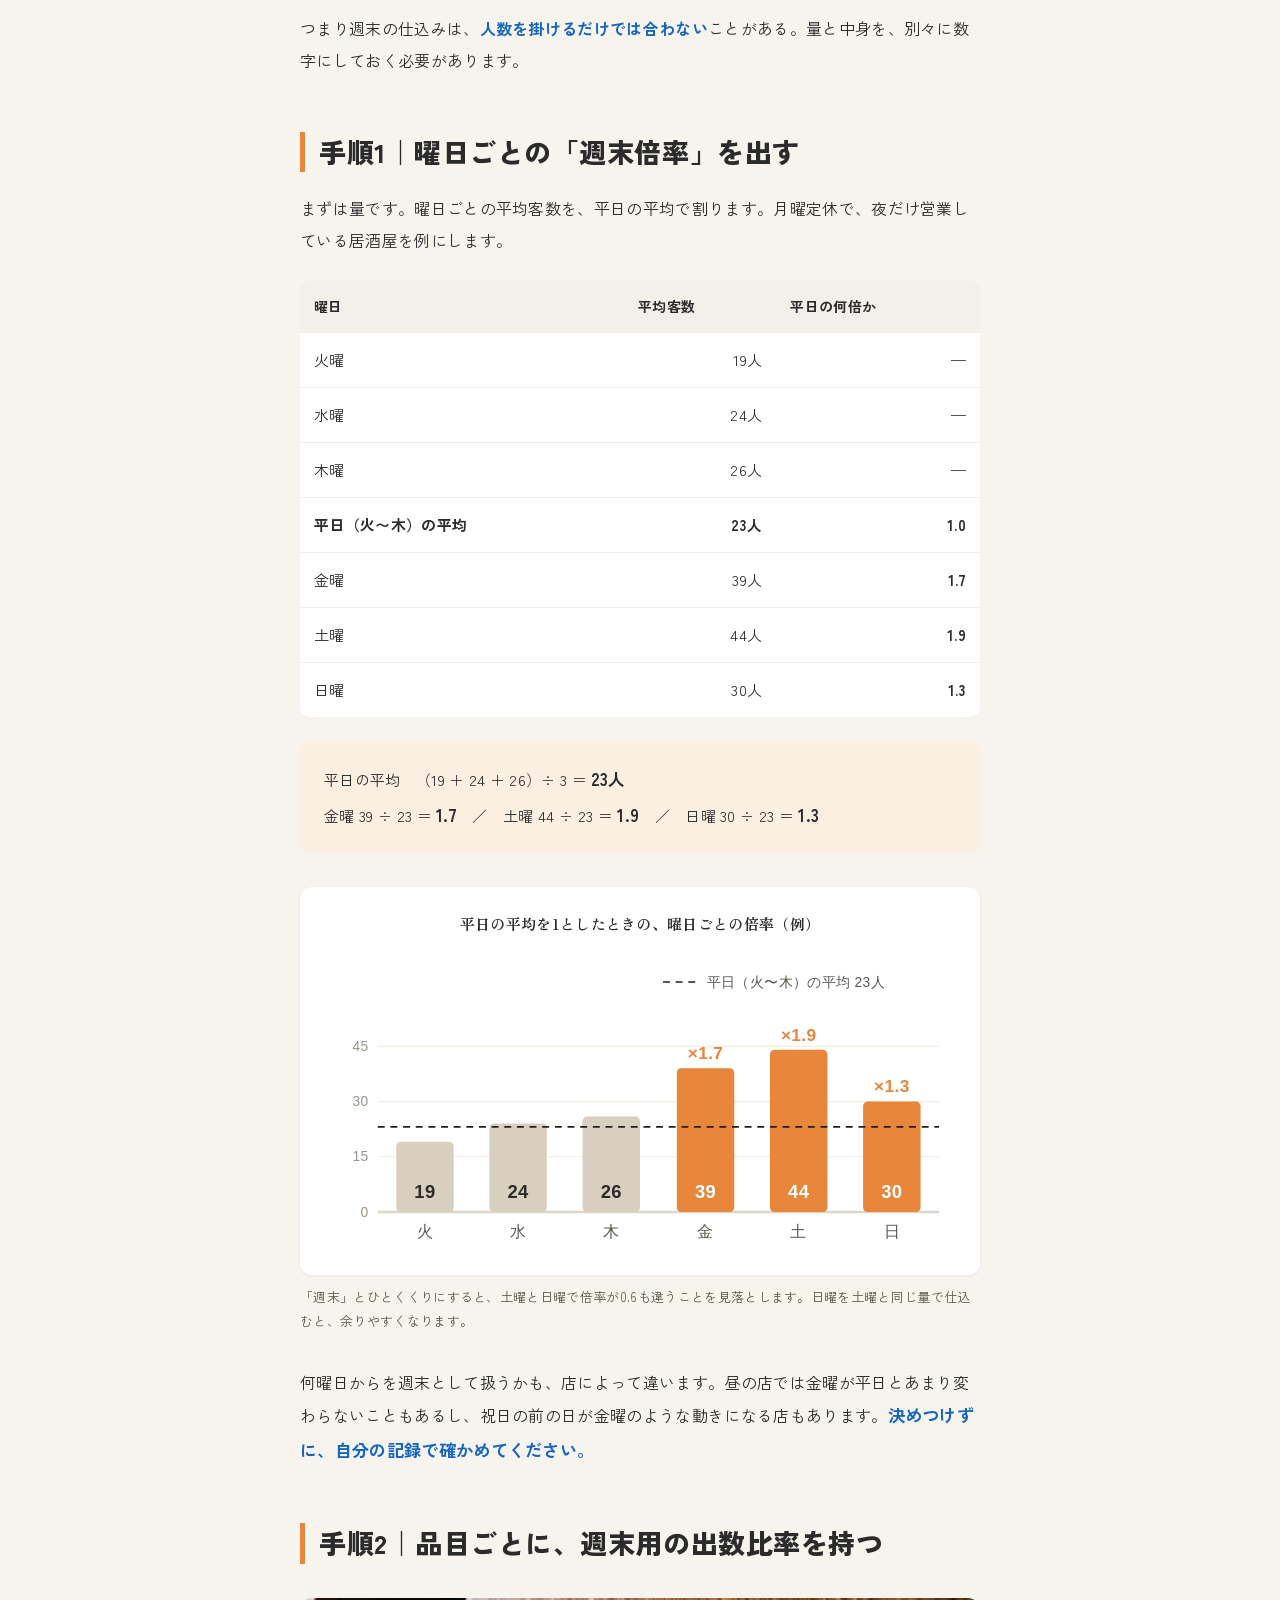
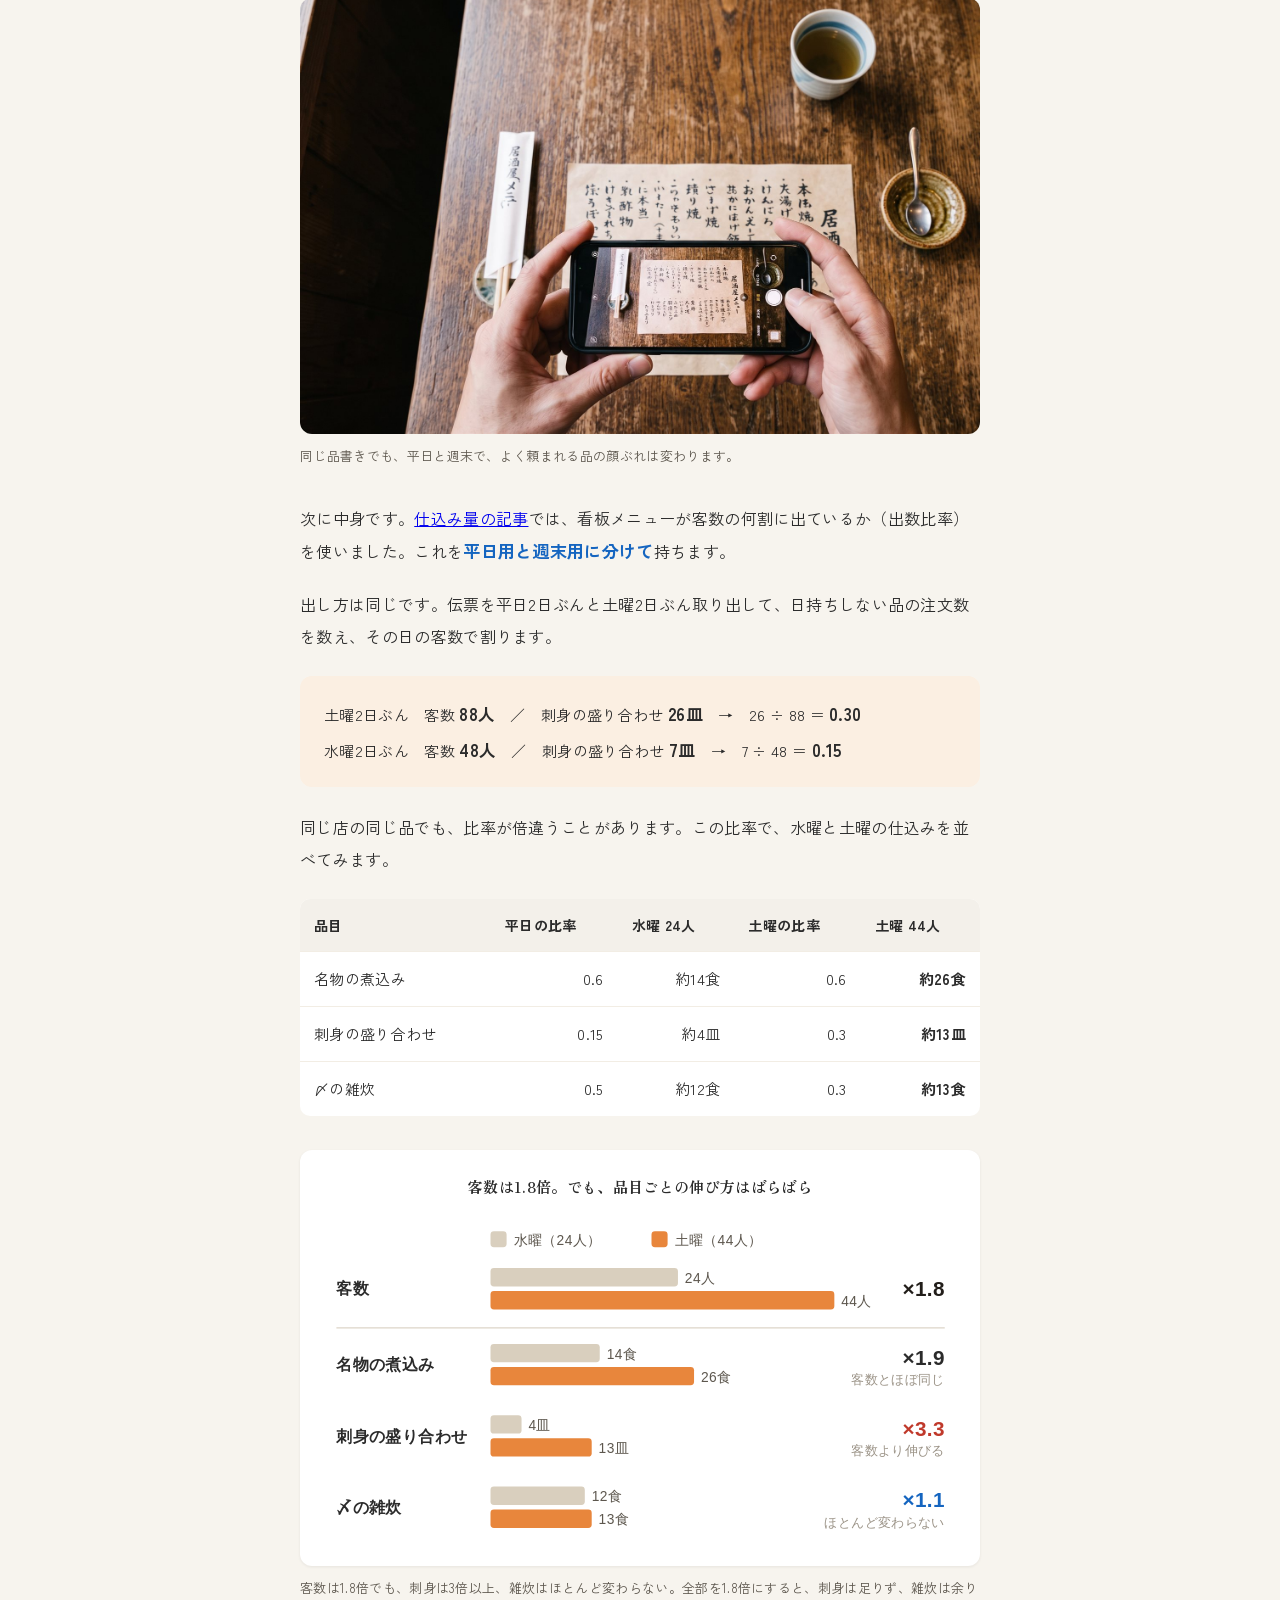
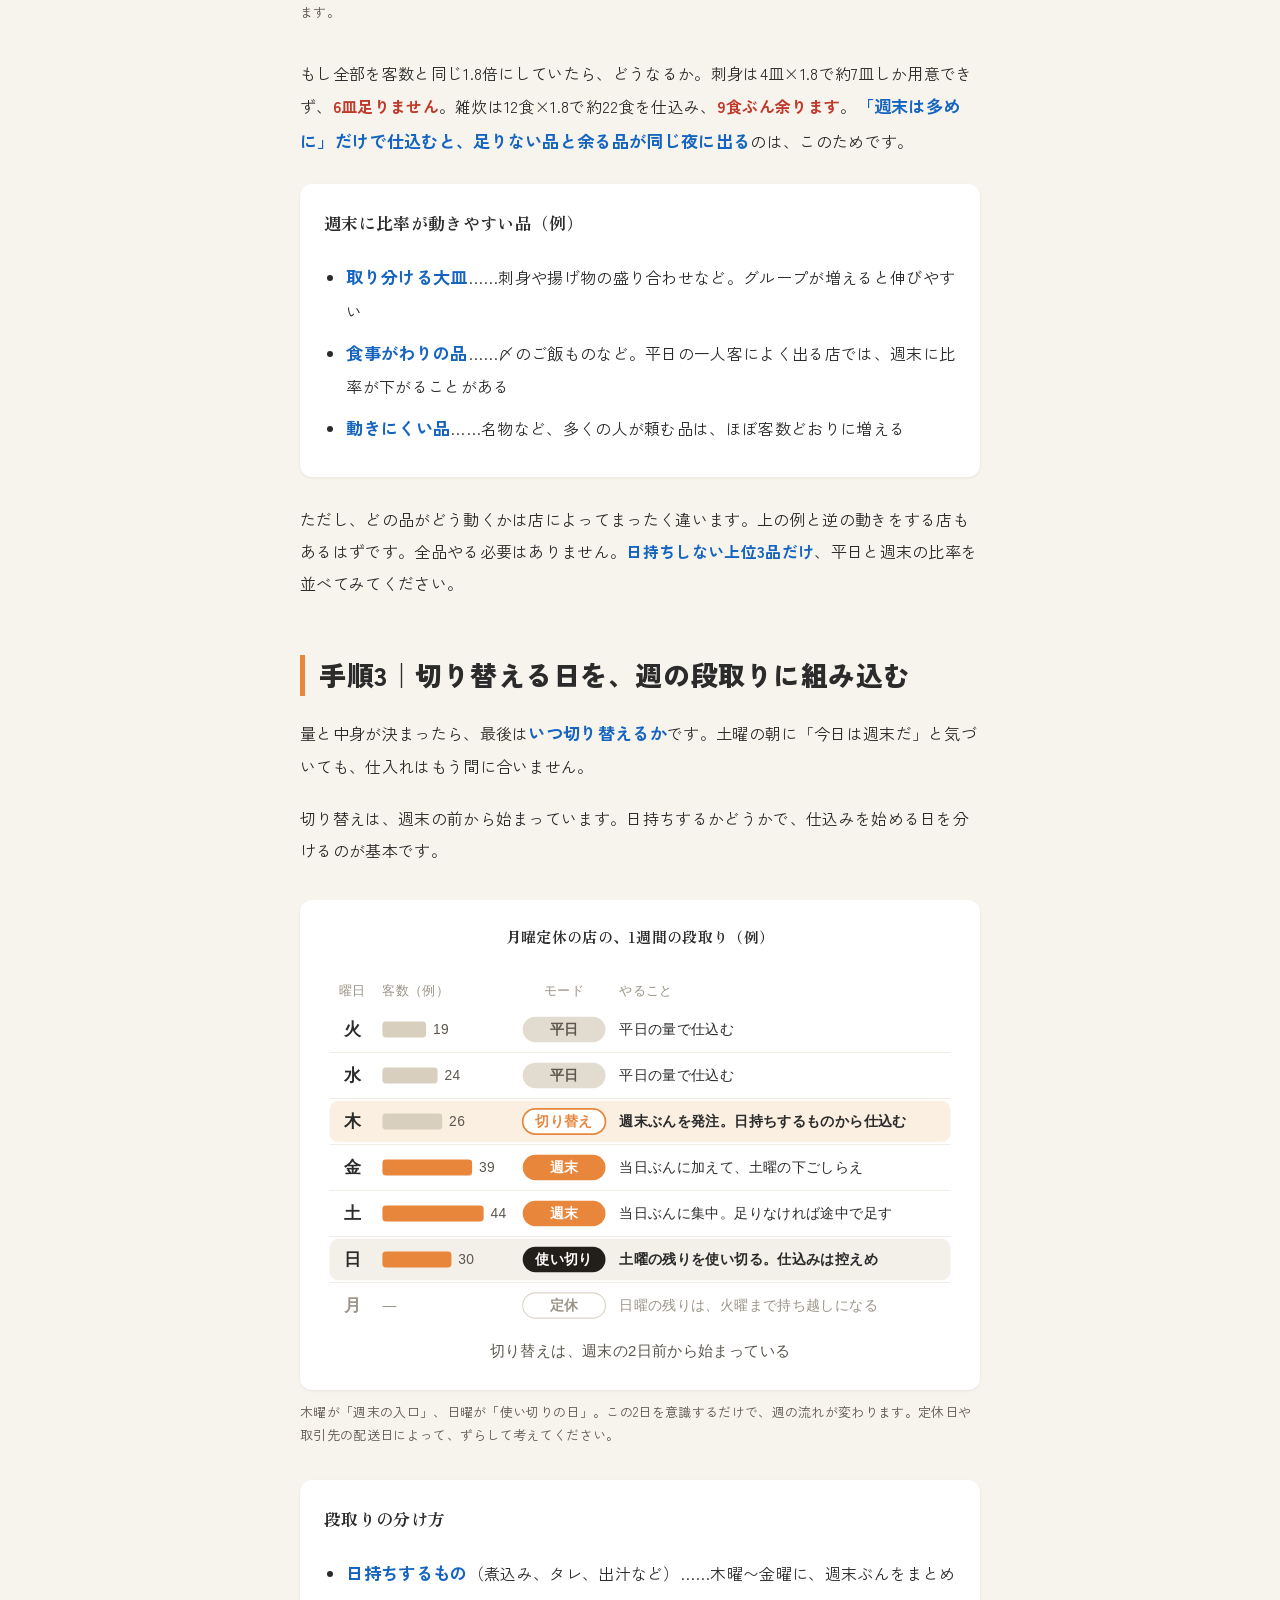
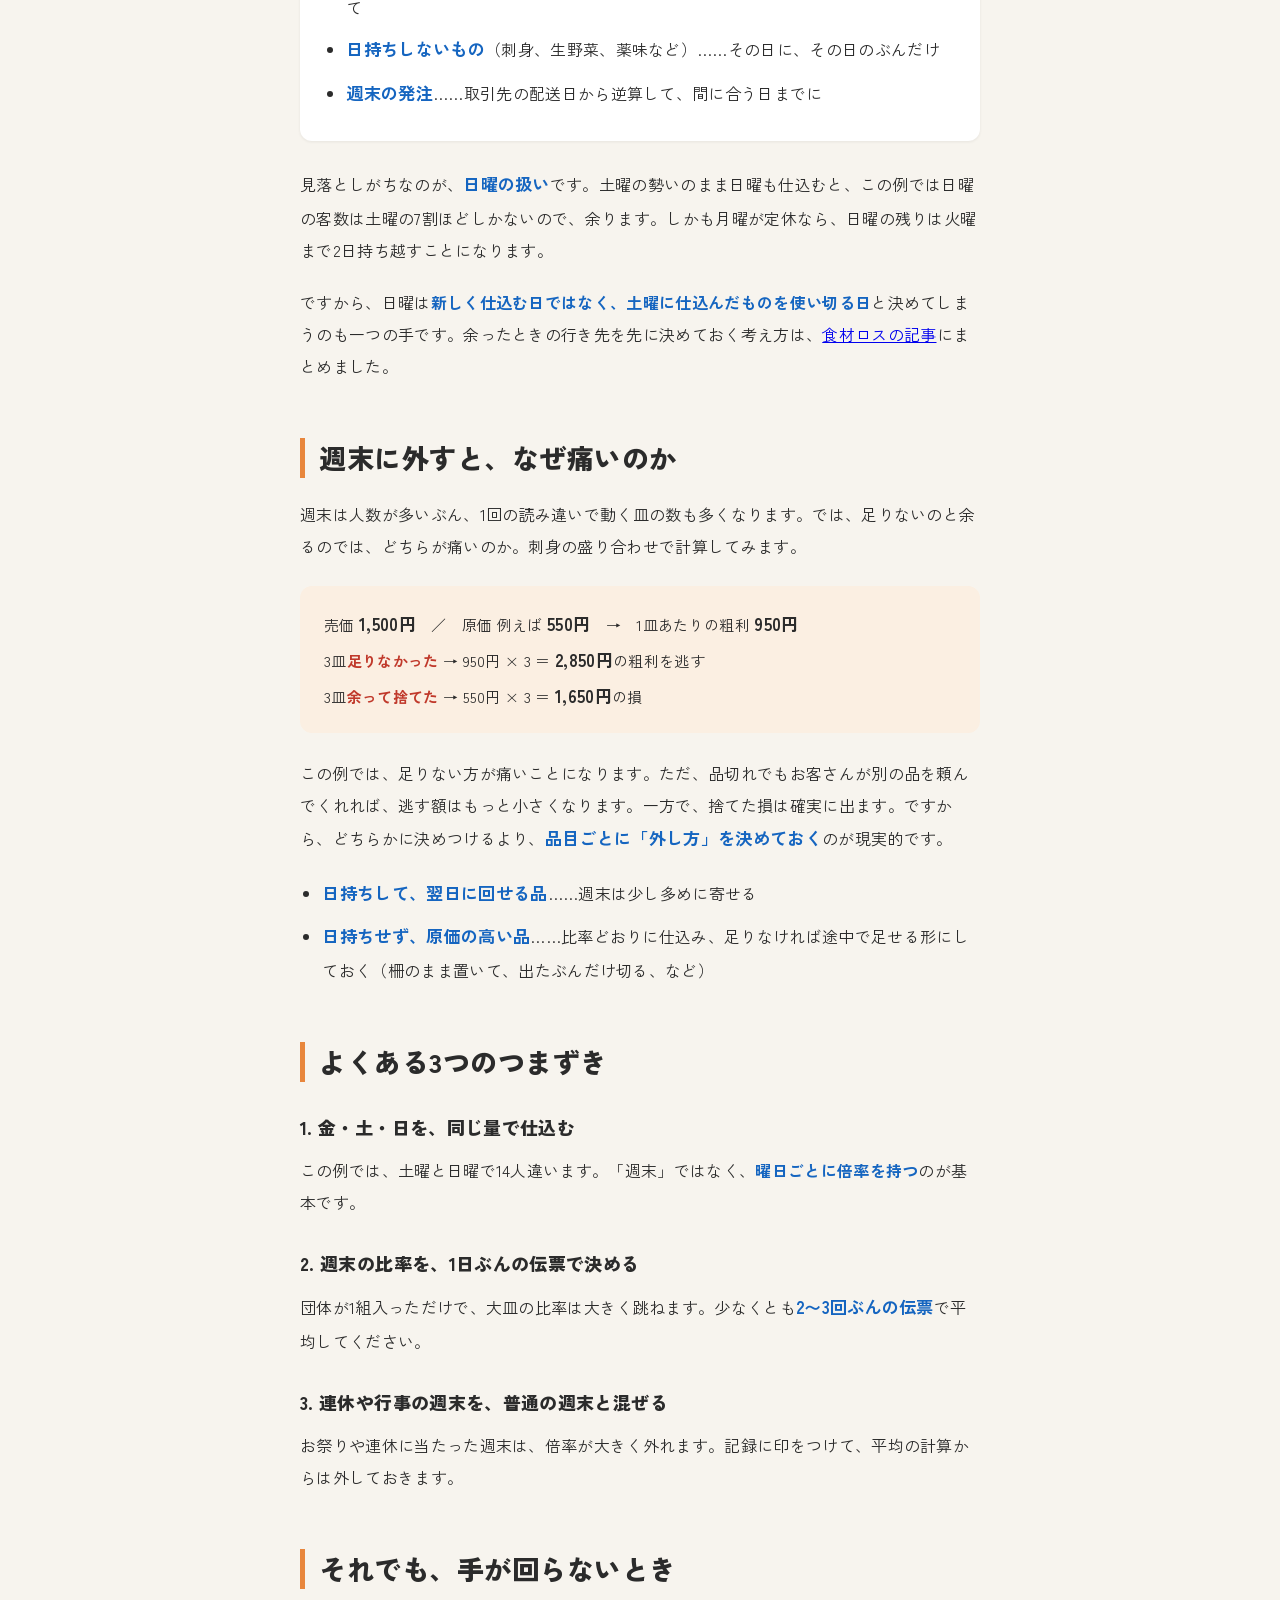
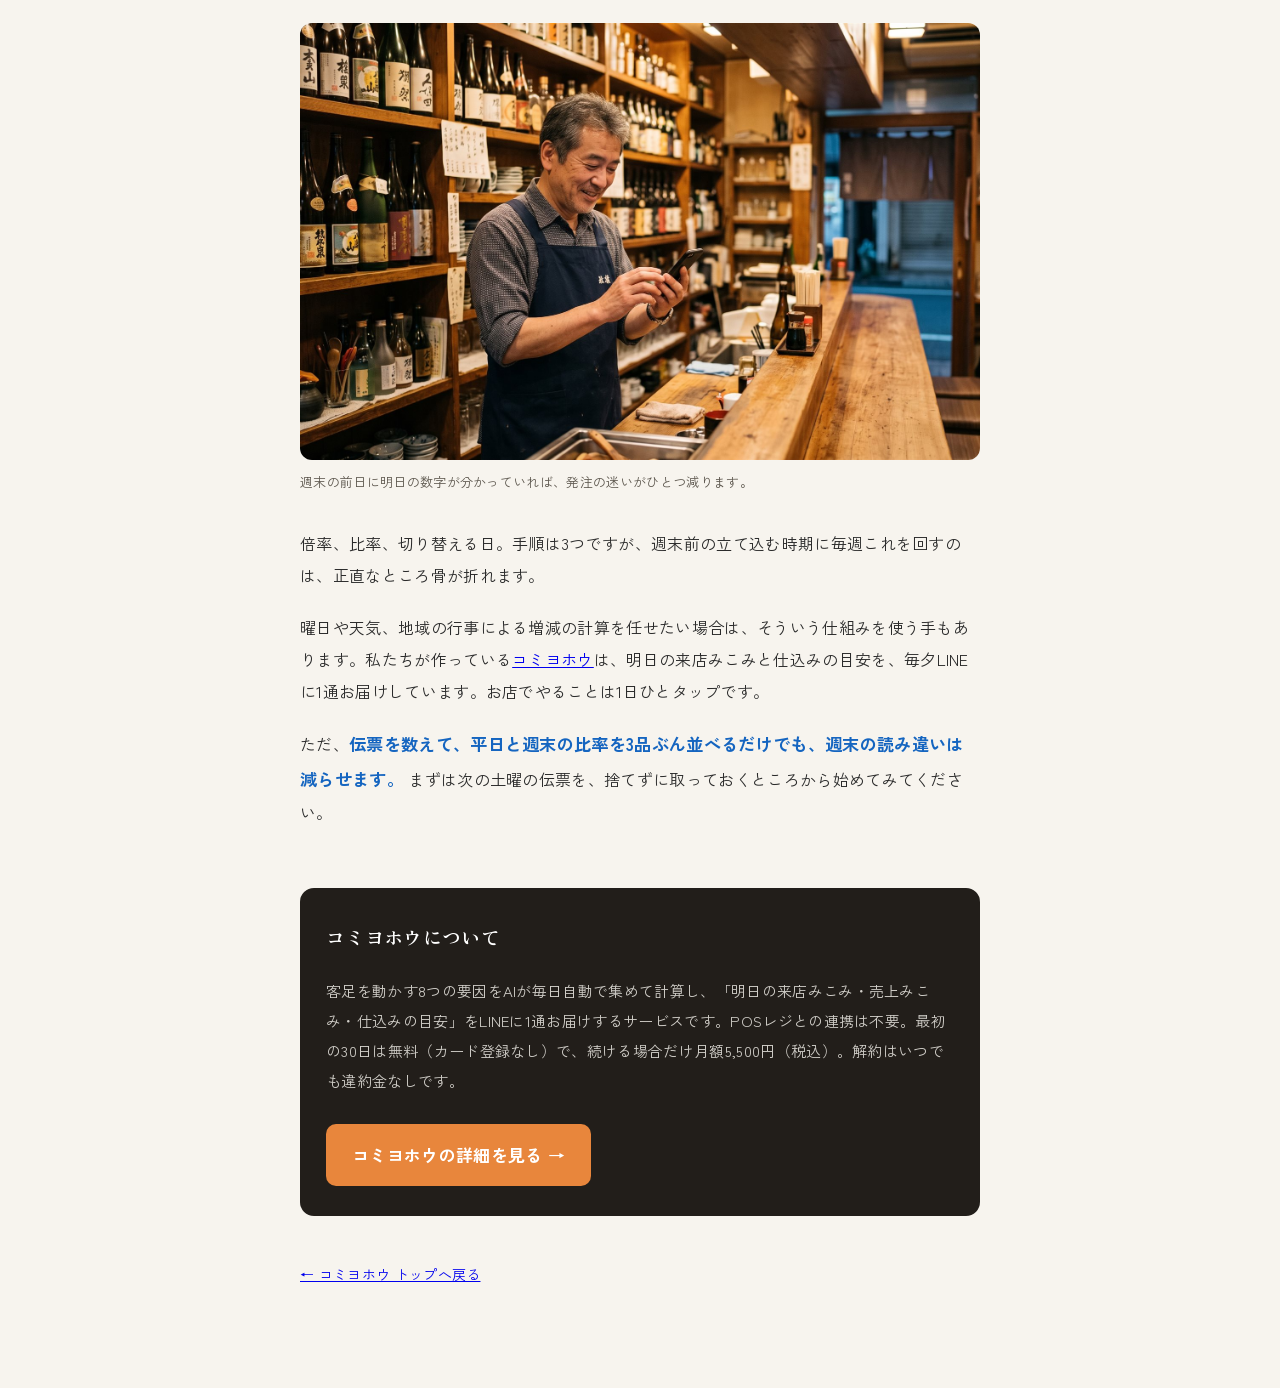
<file: blog/heijitsu-shuumatsu-shikomi.html>
<!DOCTYPE html>
<html lang="ja">
<head>
<!-- Google tag (gtag.js) -->
<script async src="https://www.googletagmanager.com/gtag/js?id=G-8SBC6NKFKL"></script>
<script>
  window.dataLayer = window.dataLayer || [];
  function gtag(){dataLayer.push(arguments);}
  gtag('js', new Date());
  gtag('config', 'G-8SBC6NKFKL');
</script>
<meta charset="UTF-8">
<meta name="viewport" content="width=device-width, initial-scale=1.0">
<link rel="canonical" href="https://komiyohou.ynht-web.com/blog/heijitsu-shuumatsu-shikomi.html">
<title>平日と週末で、仕込みをどう切り替えるか｜「週末は多めに」を品目ごとの数字にする｜コミヨホウ</title>
<meta name="description" content="週末は多めに仕込む。そこまではどの店もやっています。問題は、何を、どれだけ、いつから多めにするか。曜日ごとの倍率と品目ごとの出数比率を分けて持つ方法を、計算例と週の段取りつきでまとめました。">
<meta property="og:type" content="article">
<meta property="og:site_name" content="コミヨホウ">
<meta property="og:locale" content="ja_JP">
<meta property="og:title" content="平日と週末で、仕込みをどう切り替えるか｜「週末は多めに」を品目ごとの数字にする｜コミヨホウ">
<meta property="og:description" content="週末は多めに仕込む。そこまではどの店もやっています。問題は、何を、どれだけ、いつから多めにするか。曜日ごとの倍率と品目ごとの出数比率を分けて持つ方法を、計算例と週の段取りつきでまとめました。">
<meta property="og:url" content="https://komiyohou.ynht-web.com/blog/heijitsu-shuumatsu-shikomi.html">
<meta property="og:image" content="https://komiyohou.ynht-web.com/assets/og/web-7.jpg">
<meta property="og:image:width" content="1200">
<meta property="og:image:height" content="630">
<meta name="twitter:card" content="summary_large_image">
<link rel="preconnect" href="https://fonts.googleapis.com">
<link rel="preconnect" href="https://fonts.gstatic.com" crossorigin>
<link href="https://fonts.googleapis.com/css2?family=Zen+Kaku+Gothic+New:wght@400;500;700&family=Zen+Old+Mincho:wght@600;700;900&display=swap" rel="stylesheet">
<link rel="stylesheet" href="../style.css">
<style>
  .art { max-width: 720px; margin: 0 auto; padding: 0 20px 80px; }
  .art-head { padding: 44px 0 28px; border-bottom: 1px solid #ddd5c8; margin-bottom: 40px; }
  .crumb { font-size: 13px; color: var(--sub); margin-bottom: 20px; }
  .crumb a { color: var(--sub); }
  .art h1 { font-size: clamp(25px, 5vw, 36px); line-height: 1.55; margin-bottom: 18px; }
  .lede { color: var(--sub); font-size: 15px; }
  .art h2 { font-size: clamp(21px, 3.6vw, 27px); margin: 56px 0 20px; padding-left: 14px;
            border-left: 5px solid var(--accent); line-height: 1.5; }
  .art h3 { font-size: 18px; margin: 32px 0 12px; }
  .art p { margin-bottom: 20px; }
  .art ul, .art ol { margin: 0 0 22px 1.4em; }
  .art li { margin-bottom: 9px; }
  .box { background: #fff; border-radius: 12px; padding: 22px 24px; margin: 26px 0;
         box-shadow: 0 1px 3px rgba(34,30,26,.07); }
  .box p:last-child, .box ul:last-child, .box ol:last-child { margin-bottom: 0; }
  .box-t { font-family: var(--serif); font-weight: 700; font-size: 17px; margin-bottom: 12px; }
  .calc { background: #FBEFE2; border-radius: 12px; padding: 20px 24px; margin: 24px 0;
          font-size: 15px; line-height: 2.1; }
  .calc b { font-size: 17px; }
  .tblwrap { overflow-x: auto; margin: 24px 0; }
  .art table { width: 100%; border-collapse: collapse; font-size: 15px; background: #fff; border-radius: 10px; overflow: hidden; }
  .art th, .art td { padding: 12px 14px; border-bottom: 1px solid #f2ede4; text-align: left; }
  .art th { background: #f3f0ea; font-weight: 700; font-size: 14px; white-space: nowrap; }
  .art td.n { text-align: right; font-variant-numeric: tabular-nums; white-space: nowrap; }
  .art tr:last-child td { border-bottom: none; }
  .ng { color: var(--demerit); font-weight: 700; }
  .ok { color: var(--merit); font-weight: 700; }
  .end { background: var(--dark); color: #F7F4EE; border-radius: 14px; padding: 30px 26px; margin: 60px 0 0; }
  .end .box-t { color: #fff; font-size: 19px; }
  .end p { color: rgba(247,244,238,.82); font-size: 15px; }
  .end a.btn { display: inline-block; background: var(--accent); color: #fff; text-decoration: none;
               padding: 14px 26px; border-radius: 10px; font-weight: 700; margin-top: 8px; }
  .backlink { margin-top: 44px; font-size: 14px; }

  /* 写真と図解 */
  figure { margin: 34px 0; }
  figure img { width: 100%; height: auto; border-radius: 12px; display: block; }
  figcaption { font-size: 13px; color: var(--sub); margin-top: 10px; line-height: 1.8; }
  .hero-fig { margin: 0 0 40px; }
  .hero-fig img { border-radius: 14px; }
  .fig-svg { background: #fff; border-radius: 12px; padding: 22px 18px;
             box-shadow: 0 1px 3px rgba(34,30,26,.07); }
  .fig-svg svg { width: 100%; height: auto; display: block; }
  .fig-t { font-family: var(--serif); font-weight: 700; font-size: 15px;
           margin: 0 0 16px; text-align: center; color: var(--ink); }
</style>
</head>
<body>

<article class="art">

  <div class="art-head">
    <p class="crumb"><a href="../">コミヨホウ</a> ／ 記事</p>
    <h1>平日と週末で、仕込みをどう切り替えるか<br>「週末は多めに」を品目ごとの数字にする</h1>
    <p class="lede">週末は多めに仕込む。そこまではどの店もやっています。難しいのは、何を、どれだけ、いつから多めにするか。人数の倍率と品目の比率を分けて持つ方法を、計算例と週の段取りつきでまとめました。</p>
  </div>

  <figure class="hero-fig">
    <img src="../assets/web/7.jpg" alt="窓辺の厨房で、まな板の上の大根を輪切りにしている店主" width="1600" height="1030">
  </figure>

  <p>金曜と土曜は多めに仕込む。これは、たいていのお店でやっていることだと思います。</p>

  <p>ただ、「多めに」の中身を聞かれると、答えに詰まる方が多いのではないでしょうか。<strong>どれだけ多めか。全部の品を同じだけ増やすのか。いつから週末の段取りに入るのか。</strong> ここが曖昧だと、土曜に刺身が足りなくなり、同じ夜に〆の雑炊が余る、ということが起きます。</p>

  <p>この記事では、平日と週末の切り替えを<strong>「人数の倍率」「品目の比率」「切り替える日」</strong>の3つに分けて、数字にする方法をまとめます。記録の付け方は<a href="shikomi-ryou-kimekata.html">仕込み量の決め方の記事</a>に書いたので、まだの方はそちらからどうぞ。</p>

  <h2>平日と週末は、「量」と「中身」の2つが違う</h2>

  <p>週末に変わるのは、来るお客さんの人数だけではありません。<strong>お客さんの顔ぶれも変わります。</strong></p>

  <p>例えば夜の居酒屋なら、平日は仕事帰りの1〜2人客が中心で、週末はグループや家族連れが増える、というお店は珍しくありません。人数の組み合わせが変われば、頼まれる品も変わります。取り分ける大皿が増えたり、逆に食事がわりの一品が減ったりします。</p>

  <p>つまり週末の仕込みは、<span class="ok">人数を掛けるだけでは合わない</span>ことがある。量と中身を、別々に数字にしておく必要があります。</p>

  <h2>手順1｜曜日ごとの「週末倍率」を出す</h2>

  <p>まずは量です。曜日ごとの平均客数を、平日の平均で割ります。月曜定休で、夜だけ営業している居酒屋を例にします。</p>

  <div class="tblwrap">
    <table>
      <thead><tr><th>曜日</th><th class="n">平均客数</th><th class="n">平日の何倍か</th></tr></thead>
      <tbody>
        <tr><td>火曜</td><td class="n">19人</td><td class="n">—</td></tr>
        <tr><td>水曜</td><td class="n">24人</td><td class="n">—</td></tr>
        <tr><td>木曜</td><td class="n">26人</td><td class="n">—</td></tr>
        <tr><td><b>平日（火〜木）の平均</b></td><td class="n"><b>23人</b></td><td class="n"><b>1.0</b></td></tr>
        <tr><td>金曜</td><td class="n">39人</td><td class="n"><b>1.7</b></td></tr>
        <tr><td>土曜</td><td class="n">44人</td><td class="n"><b>1.9</b></td></tr>
        <tr><td>日曜</td><td class="n">30人</td><td class="n"><b>1.3</b></td></tr>
      </tbody>
    </table>
  </div>

  <div class="calc">
    平日の平均　（19 ＋ 24 ＋ 26）÷ 3 ＝ <b>23人</b><br>
    金曜 39 ÷ 23 ＝ <b>1.7</b>　／　土曜 44 ÷ 23 ＝ <b>1.9</b>　／　日曜 30 ÷ 23 ＝ <b>1.3</b>
  </div>

  <figure>
    <div class="fig-svg">
      <p class="fig-t">平日の平均を1としたときの、曜日ごとの倍率（例）</p>
      <svg viewBox="0 0 560 256" role="img" aria-label="曜日別の平均客数の棒グラフ。火曜19人、水曜24人、木曜26人、金曜39人、土曜44人、日曜30人。平日平均23人の点線に対して、金曜は1.7倍、土曜は1.9倍、日曜は1.3倍。">
        <line x1="300" y1="20" x2="330" y2="20" stroke="#221E1A" stroke-width="1.5" stroke-dasharray="6 5"/>
        <text x="338" y="24" font-size="12" font-family="sans-serif" fill="#5d574e">平日（火〜木）の平均 23人</text>

        <line x1="52" y1="220" x2="540" y2="220" stroke="#ddd5c8" stroke-width="2"/>
        <g stroke="#f2ede4" stroke-width="1">
          <line x1="52" y1="172" x2="540" y2="172"/>
          <line x1="52" y1="124" x2="540" y2="124"/>
          <line x1="52" y1="76"  x2="540" y2="76"/>
        </g>
        <g fill="#9c9488" font-size="12" font-family="sans-serif" text-anchor="end">
          <text x="44" y="224">0</text><text x="44" y="176">15</text>
          <text x="44" y="128">30</text><text x="44" y="80">45</text>
        </g>

        <g>
          <rect x="68"  y="159" width="50" height="61"  rx="4" fill="#d9cfbe"/>
          <rect x="149" y="143" width="50" height="77"  rx="4" fill="#d9cfbe"/>
          <rect x="230" y="137" width="50" height="83"  rx="4" fill="#d9cfbe"/>
          <rect x="312" y="95"  width="50" height="125" rx="4" fill="#E8863C"/>
          <rect x="393" y="79"  width="50" height="141" rx="4" fill="#E8863C"/>
          <rect x="474" y="124" width="50" height="96"  rx="4" fill="#E8863C"/>
        </g>

        <line x1="52" y1="146" x2="540" y2="146" stroke="#221E1A" stroke-width="1.5" stroke-dasharray="6 5"/>

        <g font-family="sans-serif" text-anchor="middle" font-weight="700">
          <g font-size="16">
            <text x="93"  y="208" fill="#2B2B2B">19</text>
            <text x="174" y="208" fill="#2B2B2B">24</text>
            <text x="255" y="208" fill="#2B2B2B">26</text>
            <text x="337" y="208" fill="#ffffff">39</text>
            <text x="418" y="208" fill="#ffffff">44</text>
            <text x="499" y="208" fill="#ffffff">30</text>
          </g>
          <g font-size="15" fill="#E8863C">
            <text x="337" y="87">×1.7</text>
            <text x="418" y="71">×1.9</text>
            <text x="499" y="116">×1.3</text>
          </g>
          <g fill="#5d574e" font-size="14" font-weight="400">
            <text x="93" y="242">火</text><text x="174" y="242">水</text><text x="255" y="242">木</text>
            <text x="337" y="242">金</text><text x="418" y="242">土</text><text x="499" y="242">日</text>
          </g>
        </g>
      </svg>
    </div>
    <figcaption>「週末」とひとくくりにすると、土曜と日曜で倍率が0.6も違うことを見落とします。日曜を土曜と同じ量で仕込むと、余りやすくなります。</figcaption>
  </figure>

  <p>何曜日からを週末として扱うかも、店によって違います。昼の店では金曜が平日とあまり変わらないこともあるし、祝日の前の日が金曜のような動きになる店もあります。<strong>決めつけずに、自分の記録で確かめてください。</strong></p>

  <h2>手順2｜品目ごとに、週末用の出数比率を持つ</h2>

  <figure>
    <img src="../assets/web/5.jpg" alt="木のテーブルに置かれた手書きの居酒屋の品書きを、スマートフォンで撮影している手元" width="1600" height="1030" loading="lazy">
    <figcaption>同じ品書きでも、平日と週末で、よく頼まれる品の顔ぶれは変わります。</figcaption>
  </figure>

  <p>次に中身です。<a href="shikomi-ryou-kimekata.html">仕込み量の記事</a>では、看板メニューが客数の何割に出ているか（出数比率）を使いました。これを<strong>平日用と週末用に分けて</strong>持ちます。</p>

  <p>出し方は同じです。伝票を平日2日ぶんと土曜2日ぶん取り出して、日持ちしない品の注文数を数え、その日の客数で割ります。</p>

  <div class="calc">
    土曜2日ぶん　客数 <b>88人</b>　／　刺身の盛り合わせ <b>26皿</b>　→　26 ÷ 88 ＝ <b>0.30</b><br>
    水曜2日ぶん　客数 <b>48人</b>　／　刺身の盛り合わせ <b>7皿</b>　→　7 ÷ 48 ＝ <b>0.15</b>
  </div>

  <p>同じ店の同じ品でも、比率が倍違うことがあります。この比率で、水曜と土曜の仕込みを並べてみます。</p>

  <div class="tblwrap">
    <table>
      <thead><tr><th>品目</th><th class="n">平日の比率</th><th class="n">水曜 24人</th><th class="n">土曜の比率</th><th class="n">土曜 44人</th></tr></thead>
      <tbody>
        <tr><td>名物の煮込み</td><td class="n">0.6</td><td class="n">約14食</td><td class="n">0.6</td><td class="n"><b>約26食</b></td></tr>
        <tr><td>刺身の盛り合わせ</td><td class="n">0.15</td><td class="n">約4皿</td><td class="n">0.3</td><td class="n"><b>約13皿</b></td></tr>
        <tr><td>〆の雑炊</td><td class="n">0.5</td><td class="n">約12食</td><td class="n">0.3</td><td class="n"><b>約13食</b></td></tr>
      </tbody>
    </table>
  </div>

  <figure>
    <div class="fig-svg">
      <p class="fig-t">客数は1.8倍。でも、品目ごとの伸び方はばらばら</p>
      <svg viewBox="0 0 560 280" role="img" aria-label="水曜と土曜の比較。客数は24人から44人で1.8倍。名物の煮込みは14食から26食で1.9倍、刺身の盛り合わせは4皿から13皿で3.3倍、〆の雑炊は12食から13食で1.1倍。">
        <g font-family="sans-serif">
          <rect x="150" y="8" width="14" height="14" rx="3" fill="#d9cfbe"/>
          <text x="170" y="20" font-size="12" fill="#5d574e">水曜（24人）</text>
          <rect x="290" y="8" width="14" height="14" rx="3" fill="#E8863C"/>
          <text x="310" y="20" font-size="12" fill="#5d574e">土曜（44人）</text>

          <g font-size="13.5" font-weight="700" fill="#2B2B2B">
            <text x="16" y="63">客数</text>
            <text x="16" y="129">名物の煮込み</text>
            <text x="16" y="191">刺身の盛り合わせ</text>
            <text x="16" y="253">〆の雑炊</text>
          </g>

          <g fill="#d9cfbe">
            <rect x="150" y="40"  width="163" height="16" rx="3"/>
            <rect x="150" y="106" width="95"  height="16" rx="3"/>
            <rect x="150" y="168" width="27"  height="16" rx="3"/>
            <rect x="150" y="230" width="82"  height="16" rx="3"/>
          </g>
          <g fill="#E8863C">
            <rect x="150" y="60"  width="299" height="16" rx="3"/>
            <rect x="150" y="126" width="177" height="16" rx="3"/>
            <rect x="150" y="188" width="88"  height="16" rx="3"/>
            <rect x="150" y="250" width="88"  height="16" rx="3"/>
          </g>

          <g font-size="12" fill="#5d574e">
            <text x="319" y="53">24人</text><text x="455" y="73">44人</text>
            <text x="251" y="119">14食</text><text x="333" y="139">26食</text>
            <text x="183" y="181">4皿</text><text x="244" y="201">13皿</text>
            <text x="238" y="243">12食</text><text x="244" y="263">13食</text>
          </g>

          <line x1="16" y1="92" x2="545" y2="92" stroke="#ddd5c8" stroke-width="1"/>

          <g text-anchor="end" font-weight="700" font-size="18">
            <text x="545" y="64"  fill="#221E1A">×1.8</text>
            <text x="545" y="124" fill="#2B2B2B">×1.9</text>
            <text x="545" y="186" fill="#C0392B">×3.3</text>
            <text x="545" y="248" fill="#1565C0">×1.1</text>
          </g>
          <g text-anchor="end" font-size="11" fill="#9c9488">
            <text x="545" y="141">客数とほぼ同じ</text>
            <text x="545" y="203">客数より伸びる</text>
            <text x="545" y="265">ほとんど変わらない</text>
          </g>
        </g>
      </svg>
    </div>
    <figcaption>客数は1.8倍でも、刺身は3倍以上、雑炊はほとんど変わらない。全部を1.8倍にすると、刺身は足りず、雑炊は余ります。</figcaption>
  </figure>

  <p>もし全部を客数と同じ1.8倍にしていたら、どうなるか。刺身は4皿×1.8で約7皿しか用意できず、<span class="ng">6皿足りません</span>。雑炊は12食×1.8で約22食を仕込み、<span class="ng">9食ぶん余ります</span>。<strong>「週末は多めに」だけで仕込むと、足りない品と余る品が同じ夜に出る</strong>のは、このためです。</p>

  <div class="box">
    <p class="box-t">週末に比率が動きやすい品（例）</p>
    <ul>
      <li><strong>取り分ける大皿</strong>……刺身や揚げ物の盛り合わせなど。グループが増えると伸びやすい</li>
      <li><strong>食事がわりの品</strong>……〆のご飯ものなど。平日の一人客によく出る店では、週末に比率が下がることがある</li>
      <li><strong>動きにくい品</strong>……名物など、多くの人が頼む品は、ほぼ客数どおりに増える</li>
    </ul>
  </div>

  <p>ただし、どの品がどう動くかは店によってまったく違います。上の例と逆の動きをする店もあるはずです。全品やる必要はありません。<span class="ok">日持ちしない上位3品だけ</span>、平日と週末の比率を並べてみてください。</p>

  <h2>手順3｜切り替える日を、週の段取りに組み込む</h2>

  <p>量と中身が決まったら、最後は<strong>いつ切り替えるか</strong>です。土曜の朝に「今日は週末だ」と気づいても、仕入れはもう間に合いません。</p>

  <p>切り替えは、週末の前から始まっています。日持ちするかどうかで、仕込みを始める日を分けるのが基本です。</p>

  <figure>
    <div class="fig-svg">
      <p class="fig-t">月曜定休の店の、1週間の段取り（例）</p>
      <svg viewBox="0 0 560 344" role="img" aria-label="火曜から月曜までの段取り表。火曜と水曜は平日の量で仕込む。木曜は切り替えの日で、週末ぶんを発注し日持ちするものから仕込む。金曜は当日分に加えて土曜の下ごしらえ。土曜は当日分に集中し、足りなければ途中で足す。日曜は使い切りの日で、土曜の残りを使い切り仕込みは控えめ。月曜は定休で、日曜の残りは火曜まで持ち越しになる。">
        <g font-family="sans-serif">
          <g font-size="11.5" fill="#9c9488">
            <text x="30" y="20" text-anchor="middle">曜日</text>
            <text x="56" y="20">客数（例）</text>
            <text x="214" y="20" text-anchor="middle">モード</text>
            <text x="262" y="20">やること</text>
          </g>

          <g stroke="#f2ede4" stroke-width="1">
            <line x1="10" y1="70"  x2="550" y2="70"/>
            <line x1="10" y1="110" x2="550" y2="110"/>
            <line x1="10" y1="150" x2="550" y2="150"/>
            <line x1="10" y1="190" x2="550" y2="190"/>
            <line x1="10" y1="230" x2="550" y2="230"/>
            <line x1="10" y1="270" x2="550" y2="270"/>
          </g>
          <rect x="10" y="112" width="540" height="36" rx="8" fill="#FBEFE2"/>
          <rect x="10" y="232" width="540" height="36" rx="8" fill="#f3f0ea"/>

          <g font-size="15" font-weight="700" text-anchor="middle" fill="#2B2B2B">
            <text x="30" y="55">火</text>
            <text x="30" y="95">水</text>
            <text x="30" y="135">木</text>
            <text x="30" y="175">金</text>
            <text x="30" y="215">土</text>
            <text x="30" y="255">日</text>
            <text x="30" y="295" fill="#9c9488">月</text>
          </g>

          <g>
            <rect x="56" y="43"  width="38" height="14" rx="3" fill="#d9cfbe"/>
            <rect x="56" y="83"  width="48" height="14" rx="3" fill="#d9cfbe"/>
            <rect x="56" y="123" width="52" height="14" rx="3" fill="#d9cfbe"/>
            <rect x="56" y="163" width="78" height="14" rx="3" fill="#E8863C"/>
            <rect x="56" y="203" width="88" height="14" rx="3" fill="#E8863C"/>
            <rect x="56" y="243" width="60" height="14" rx="3" fill="#E8863C"/>
          </g>
          <g font-size="12" fill="#5d574e">
            <text x="100" y="54">19</text>
            <text x="110" y="94">24</text>
            <text x="114" y="134">26</text>
            <text x="140" y="174">39</text>
            <text x="150" y="214">44</text>
            <text x="122" y="254">30</text>
            <text x="56"  y="294" fill="#9c9488">—</text>
          </g>

          <rect x="178" y="39"  width="72" height="22" rx="11" fill="#e2dbd0"/>
          <rect x="178" y="79"  width="72" height="22" rx="11" fill="#e2dbd0"/>
          <rect x="178" y="119" width="72" height="22" rx="11" fill="#ffffff" stroke="#E8863C" stroke-width="1.5"/>
          <rect x="178" y="159" width="72" height="22" rx="11" fill="#E8863C"/>
          <rect x="178" y="199" width="72" height="22" rx="11" fill="#E8863C"/>
          <rect x="178" y="239" width="72" height="22" rx="11" fill="#221E1A"/>
          <rect x="178" y="279" width="72" height="22" rx="11" fill="none" stroke="#ddd5c8" stroke-width="1"/>
          <g font-size="12" font-weight="700" text-anchor="middle">
            <text x="214" y="54"  fill="#5d574e">平日</text>
            <text x="214" y="94"  fill="#5d574e">平日</text>
            <text x="214" y="134" fill="#E8863C">切り替え</text>
            <text x="214" y="174" fill="#ffffff">週末</text>
            <text x="214" y="214" fill="#ffffff">週末</text>
            <text x="214" y="254" fill="#ffffff">使い切り</text>
            <text x="214" y="294" fill="#9c9488">定休</text>
          </g>

          <g font-size="12.5" fill="#2B2B2B">
            <text x="262" y="54">平日の量で仕込む</text>
            <text x="262" y="94">平日の量で仕込む</text>
            <text x="262" y="134" font-weight="700">週末ぶんを発注。日持ちするものから仕込む</text>
            <text x="262" y="174">当日ぶんに加えて、土曜の下ごしらえ</text>
            <text x="262" y="214">当日ぶんに集中。足りなければ途中で足す</text>
            <text x="262" y="254" font-weight="700">土曜の残りを使い切る。仕込みは控えめ</text>
            <text x="262" y="294" fill="#9c9488">日曜の残りは、火曜まで持ち越しになる</text>
          </g>

          <text x="280" y="334" font-size="13" fill="#5d574e" text-anchor="middle">切り替えは、週末の2日前から始まっている</text>
        </g>
      </svg>
    </div>
    <figcaption>木曜が「週末の入口」、日曜が「使い切りの日」。この2日を意識するだけで、週の流れが変わります。定休日や取引先の配送日によって、ずらして考えてください。</figcaption>
  </figure>

  <div class="box">
    <p class="box-t">段取りの分け方</p>
    <ul>
      <li><strong>日持ちするもの</strong>（煮込み、タレ、出汁など）……木曜〜金曜に、週末ぶんをまとめて</li>
      <li><strong>日持ちしないもの</strong>（刺身、生野菜、薬味など）……その日に、その日のぶんだけ</li>
      <li><strong>週末の発注</strong>……取引先の配送日から逆算して、間に合う日までに</li>
    </ul>
  </div>

  <p>見落としがちなのが、<strong>日曜の扱い</strong>です。土曜の勢いのまま日曜も仕込むと、この例では日曜の客数は土曜の7割ほどしかないので、余ります。しかも月曜が定休なら、日曜の残りは火曜まで2日持ち越すことになります。</p>

  <p>ですから、日曜は<span class="ok">新しく仕込む日ではなく、土曜に仕込んだものを使い切る日</span>と決めてしまうのも一つの手です。余ったときの行き先を先に決めておく考え方は、<a href="shokuzai-loss.html">食材ロスの記事</a>にまとめました。</p>

  <h2>週末に外すと、なぜ痛いのか</h2>

  <p>週末は人数が多いぶん、1回の読み違いで動く皿の数も多くなります。では、足りないのと余るのでは、どちらが痛いのか。刺身の盛り合わせで計算してみます。</p>

  <div class="calc">
    売価 <b>1,500円</b>　／　原価 例えば <b>550円</b>　→　1皿あたりの粗利 <b>950円</b><br>
    3皿<span class="ng">足りなかった</span> → 950円 × 3 ＝ <b>2,850円</b>の粗利を逃す<br>
    3皿<span class="ng">余って捨てた</span> → 550円 × 3 ＝ <b>1,650円</b>の損
  </div>

  <p>この例では、足りない方が痛いことになります。ただ、品切れでもお客さんが別の品を頼んでくれれば、逃す額はもっと小さくなります。一方で、捨てた損は確実に出ます。ですから、どちらかに決めつけるより、<strong>品目ごとに「外し方」を決めておく</strong>のが現実的です。</p>

  <ul>
    <li><strong>日持ちして、翌日に回せる品</strong>……週末は少し多めに寄せる</li>
    <li><strong>日持ちせず、原価の高い品</strong>……比率どおりに仕込み、足りなければ途中で足せる形にしておく（柵のまま置いて、出たぶんだけ切る、など）</li>
  </ul>

  <h2>よくある3つのつまずき</h2>

  <h3>1. 金・土・日を、同じ量で仕込む</h3>
  <p>この例では、土曜と日曜で14人違います。「週末」ではなく、<span class="ok">曜日ごとに倍率を持つ</span>のが基本です。</p>

  <h3>2. 週末の比率を、1日ぶんの伝票で決める</h3>
  <p>団体が1組入っただけで、大皿の比率は大きく跳ねます。少なくとも<strong>2〜3回ぶんの伝票</strong>で平均してください。</p>

  <h3>3. 連休や行事の週末を、普通の週末と混ぜる</h3>
  <p>お祭りや連休に当たった週末は、倍率が大きく外れます。記録に印をつけて、平均の計算からは外しておきます。</p>

  <h2>それでも、手が回らないとき</h2>

  <figure>
    <img src="../assets/web/1.jpg" alt="日本酒の瓶が並ぶ棚の前で、スマートフォンを見ている居酒屋の店主" width="1600" height="1030" loading="lazy">
    <figcaption>週末の前日に明日の数字が分かっていれば、発注の迷いがひとつ減ります。</figcaption>
  </figure>

  <p>倍率、比率、切り替える日。手順は3つですが、週末前の立て込む時期に毎週これを回すのは、正直なところ骨が折れます。</p>

  <p>曜日や天気、地域の行事による増減の計算を任せたい場合は、そういう仕組みを使う手もあります。私たちが作っている<a href="../">コミヨホウ</a>は、明日の来店みこみと仕込みの目安を、毎夕LINEに1通お届けしています。お店でやることは1日ひとタップです。</p>

  <p>ただ、<strong>伝票を数えて、平日と週末の比率を3品ぶん並べるだけでも、週末の読み違いは減らせます。</strong> まずは次の土曜の伝票を、捨てずに取っておくところから始めてみてください。</p>

  <div class="end">
    <p class="box-t">コミヨホウについて</p>
    <p>客足を動かす8つの要因をAIが毎日自動で集めて計算し、「明日の来店みこみ・売上みこみ・仕込みの目安」をLINEに1通お届けするサービスです。POSレジとの連携は不要。最初の30日は無料（カード登録なし）で、続ける場合だけ月額5,500円（税込）。解約はいつでも違約金なしです。</p>
    <a class="btn" href="../">コミヨホウの詳細を見る →</a>
  </div>

  <p class="backlink"><a href="../">← コミヨホウ トップへ戻る</a></p>

</article>

<script type="application/ld+json">
{
  "@context": "https://schema.org",
  "@type": "Article",
  "headline": "平日と週末で、仕込みをどう切り替えるか｜「週末は多めに」を品目ごとの数字にする",
  "description": "週末は多めに仕込む。問題は、何を、どれだけ、いつから多めにするか。曜日ごとの倍率と品目ごとの出数比率を分けて持つ方法を、計算例と週の段取りつきでまとめました。",
  "inLanguage": "ja",
  "datePublished": "2026-09-15",
  "dateModified": "2026-09-15",
  "mainEntityOfPage": "https://komiyohou.ynht-web.com/blog/heijitsu-shuumatsu-shikomi.html",
  "author": { "@type": "Organization", "name": "YNHT" },
  "publisher": {
    "@type": "Organization",
    "name": "YNHT",
    "address": { "@type": "PostalAddress", "addressCountry": "JP", "addressRegion": "福井県", "addressLocality": "越前市" }
  }
}
</script>

</body>
</html>
</file>
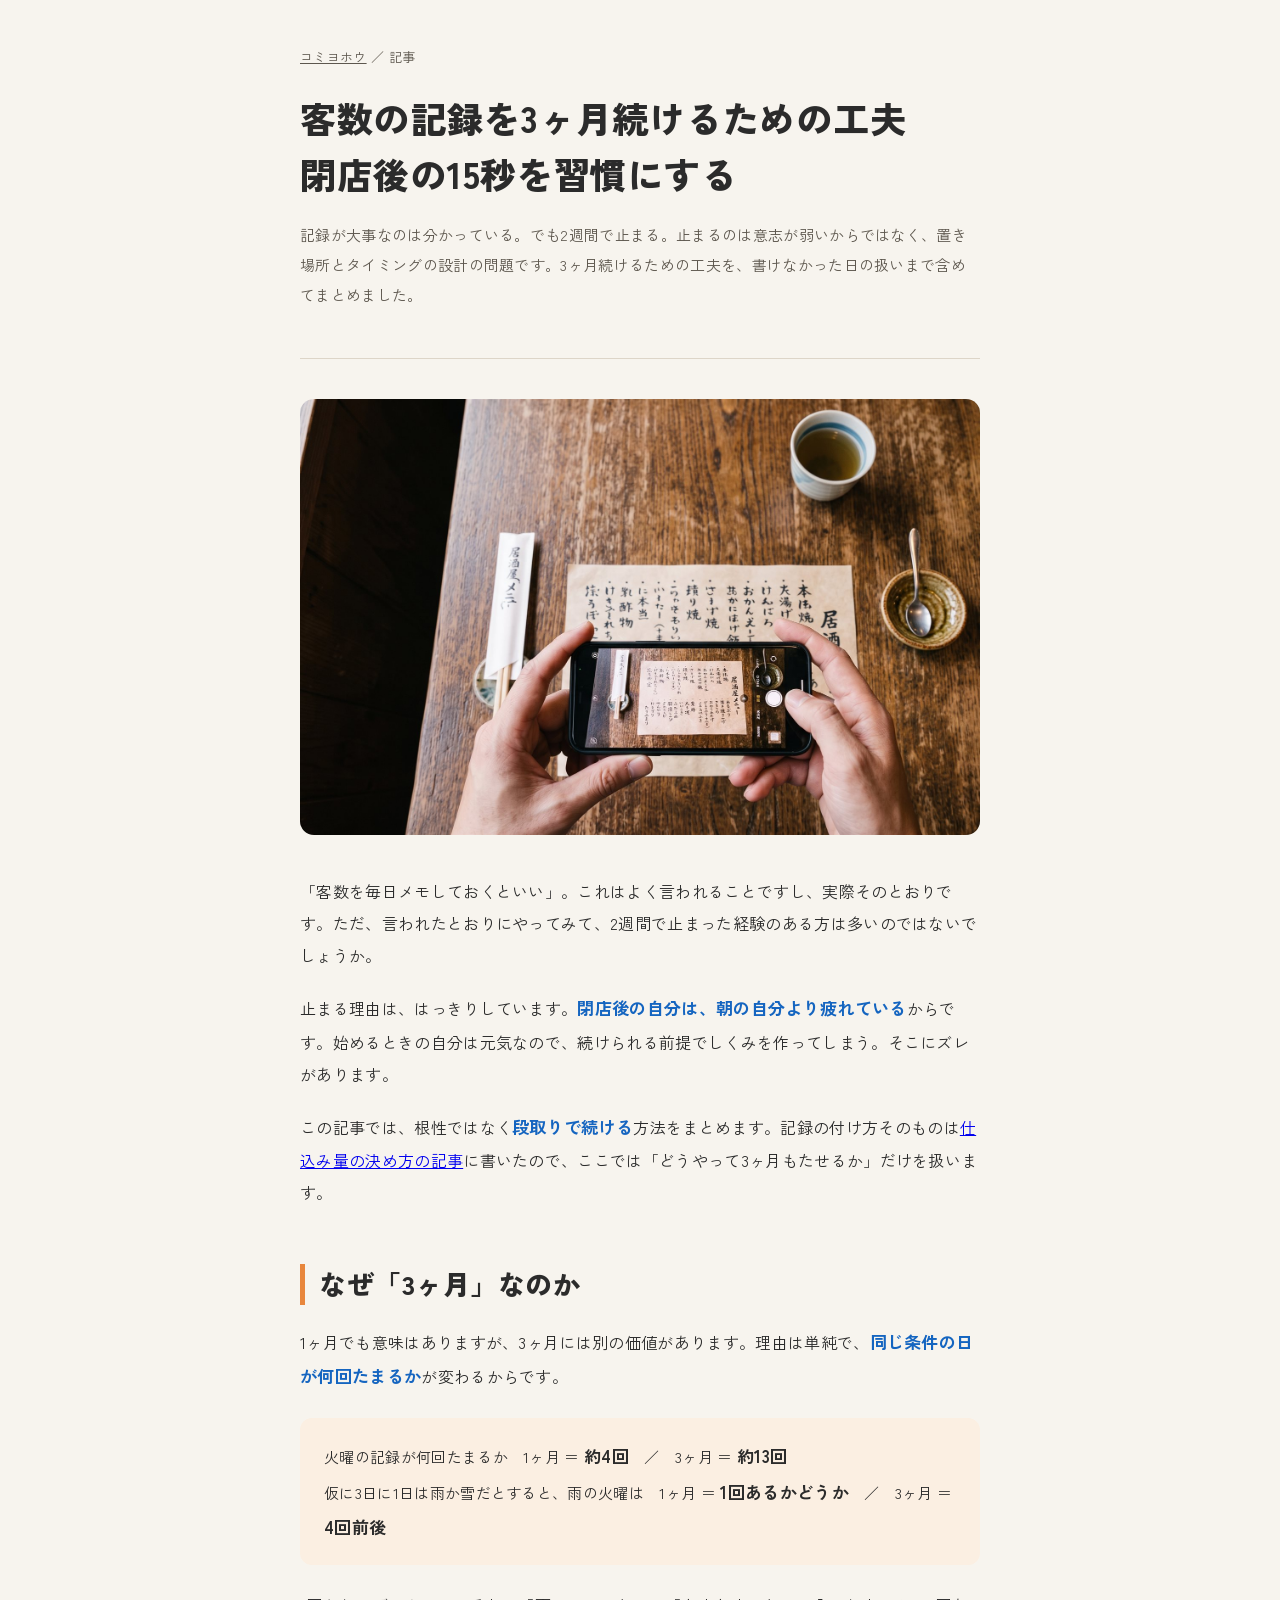
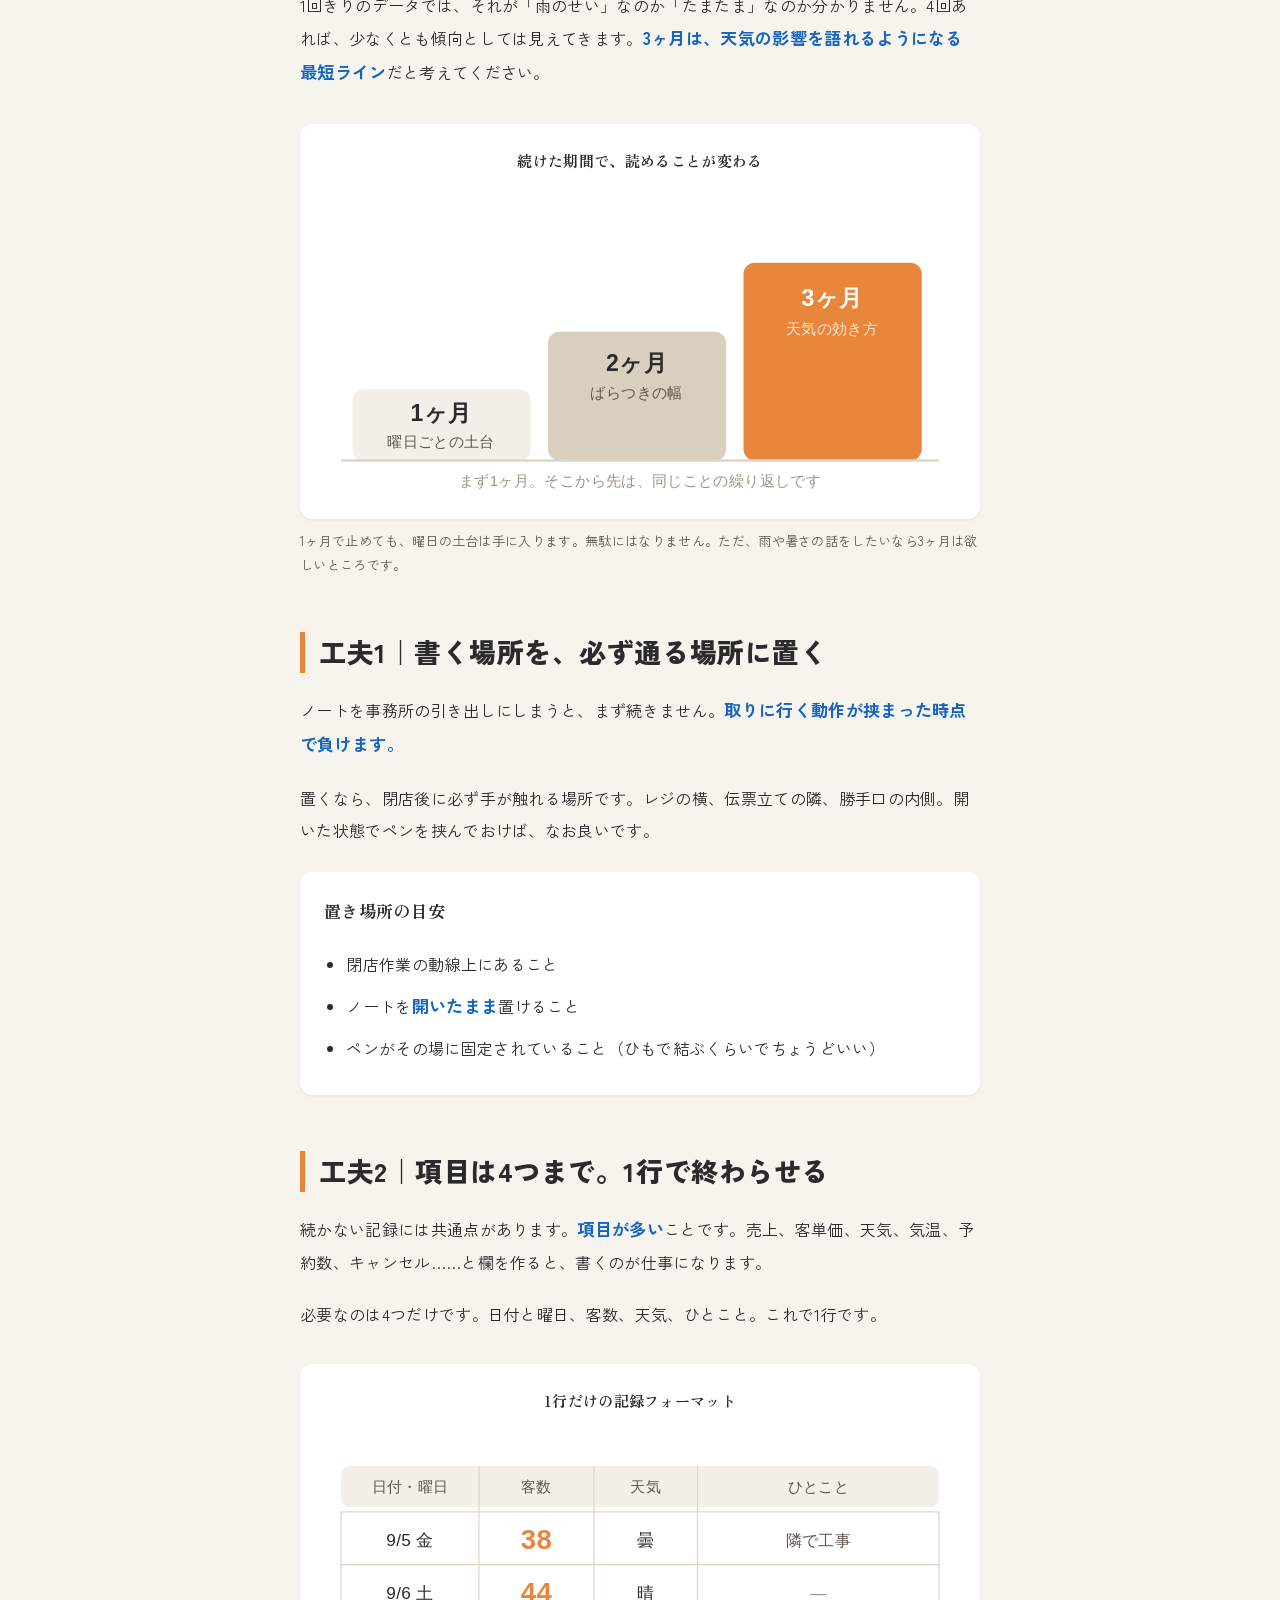
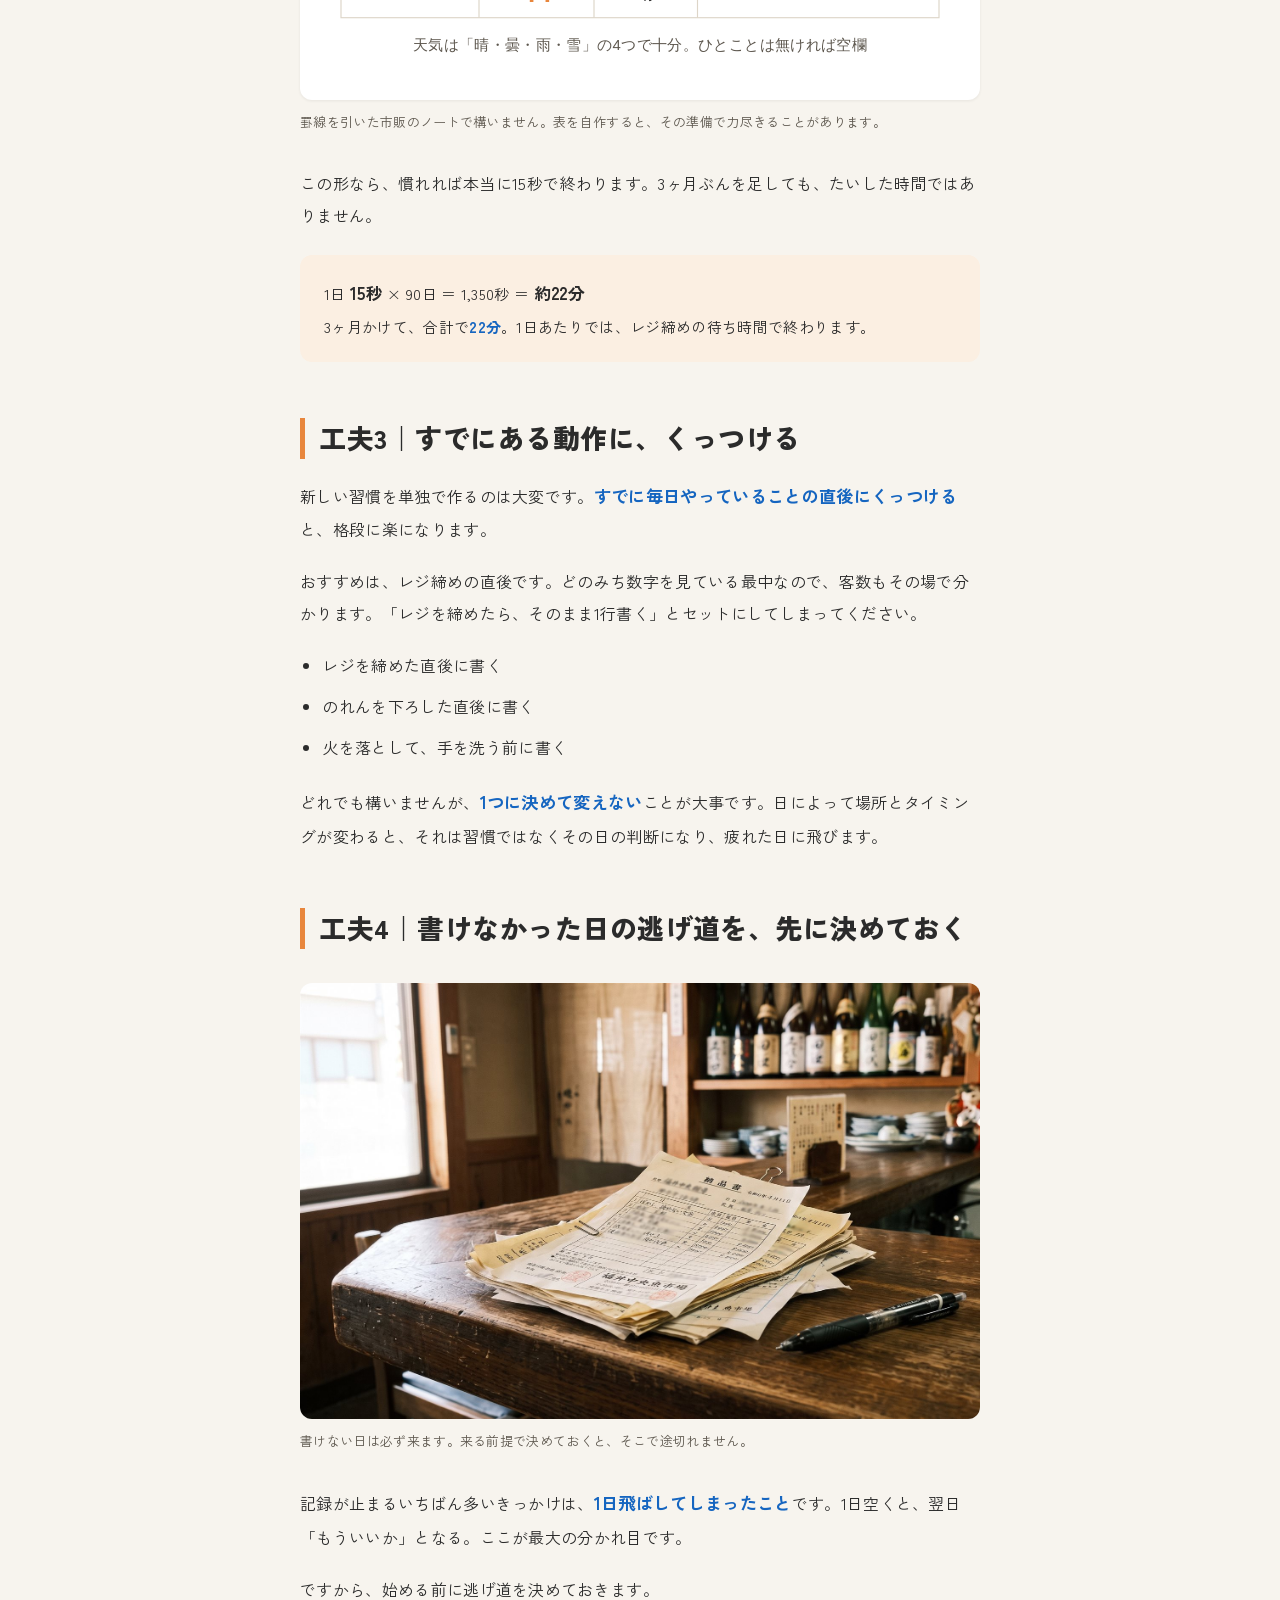
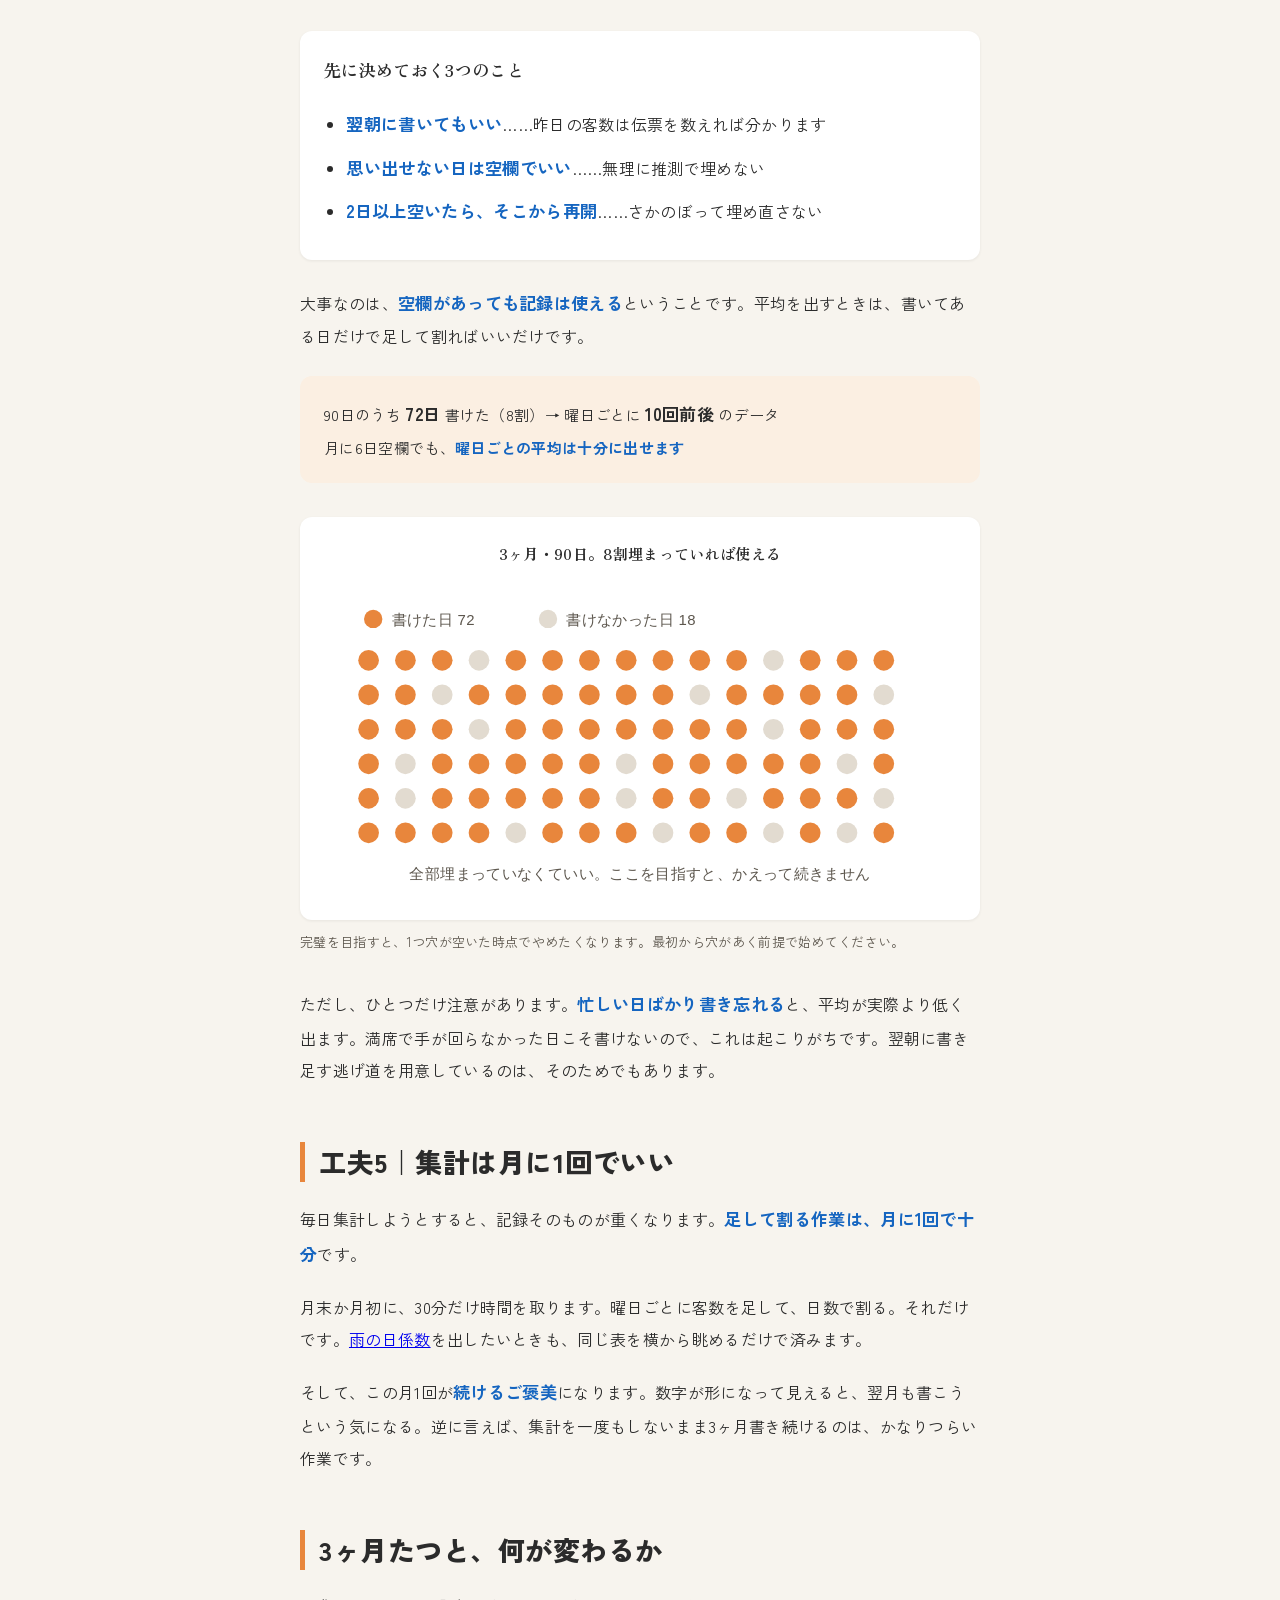
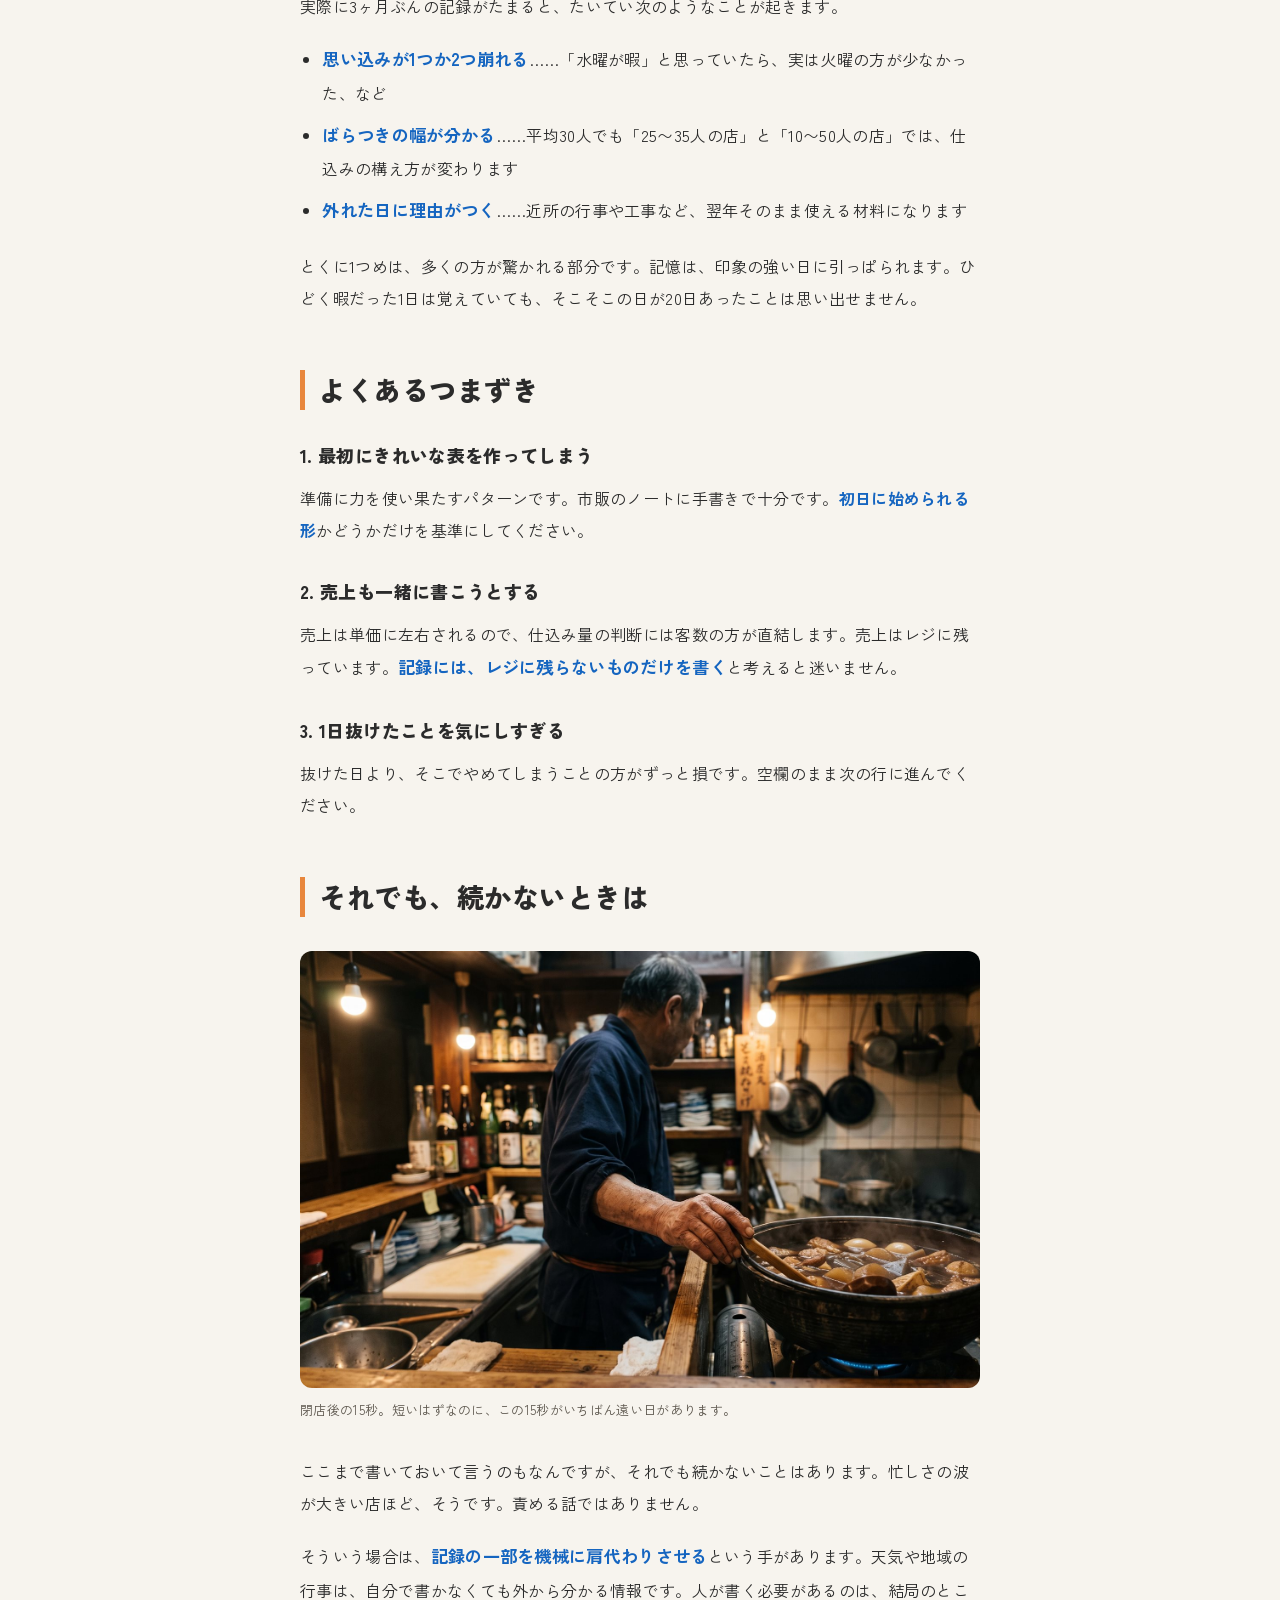
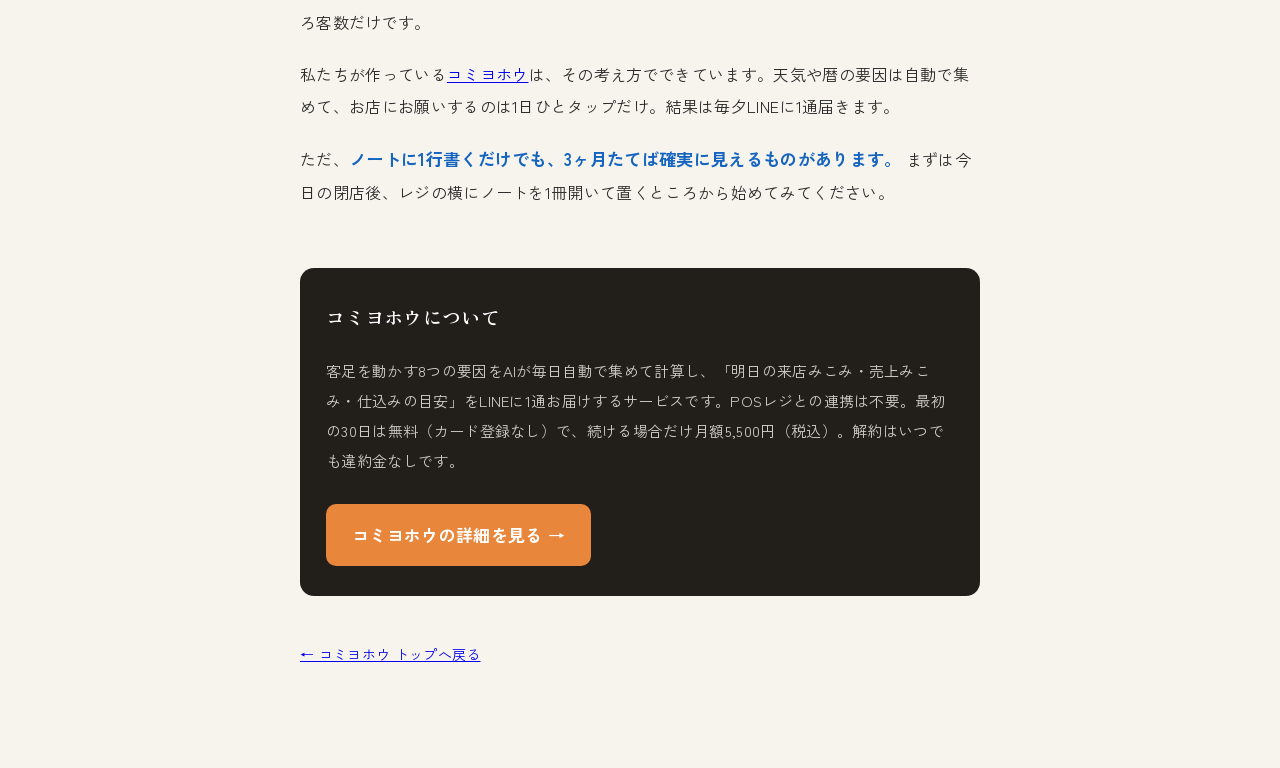
<file: blog/kyakusuu-kiroku-tsuzukeru.html>
<!DOCTYPE html>
<html lang="ja">
<head>
<!-- Google tag (gtag.js) -->
<script async src="https://www.googletagmanager.com/gtag/js?id=G-8SBC6NKFKL"></script>
<script>
  window.dataLayer = window.dataLayer || [];
  function gtag(){dataLayer.push(arguments);}
  gtag('js', new Date());
  gtag('config', 'G-8SBC6NKFKL');
</script>
<meta charset="UTF-8">
<meta name="viewport" content="width=device-width, initial-scale=1.0">
<link rel="canonical" href="https://komiyohou.ynht-web.com/blog/kyakusuu-kiroku-tsuzukeru.html">
<title>客数の記録を3ヶ月続けるための工夫｜閉店後の15秒を習慣にする｜コミヨホウ</title>
<meta name="description" content="客数の記録は2週間で止まりがちです。止まるのは意志が弱いからではなく、置き場所とタイミングの設計の問題。3ヶ月続けるための具体的な工夫を、書けなかった日の扱いまで含めてまとめました。">
<meta property="og:type" content="article">
<meta property="og:site_name" content="コミヨホウ">
<meta property="og:locale" content="ja_JP">
<meta property="og:title" content="客数の記録を3ヶ月続けるための工夫｜閉店後の15秒を習慣にする｜コミヨホウ">
<meta property="og:description" content="客数の記録は2週間で止まりがちです。止まるのは意志が弱いからではなく、置き場所とタイミングの設計の問題。3ヶ月続けるための具体的な工夫を、書けなかった日の扱いまで含めてまとめました。">
<meta property="og:url" content="https://komiyohou.ynht-web.com/blog/kyakusuu-kiroku-tsuzukeru.html">
<meta property="og:image" content="https://komiyohou.ynht-web.com/assets/og/web-5.jpg">
<meta property="og:image:width" content="1200">
<meta property="og:image:height" content="630">
<meta name="twitter:card" content="summary_large_image">
<link rel="preconnect" href="https://fonts.googleapis.com">
<link rel="preconnect" href="https://fonts.gstatic.com" crossorigin>
<link href="https://fonts.googleapis.com/css2?family=Zen+Kaku+Gothic+New:wght@400;500;700&family=Zen+Old+Mincho:wght@600;700;900&display=swap" rel="stylesheet">
<link rel="stylesheet" href="../style.css">
<style>
  .art { max-width: 720px; margin: 0 auto; padding: 0 20px 80px; }
  .art-head { padding: 44px 0 28px; border-bottom: 1px solid #ddd5c8; margin-bottom: 40px; }
  .crumb { font-size: 13px; color: var(--sub); margin-bottom: 20px; }
  .crumb a { color: var(--sub); }
  .art h1 { font-size: clamp(25px, 5vw, 36px); line-height: 1.55; margin-bottom: 18px; }
  .lede { color: var(--sub); font-size: 15px; }
  .art h2 { font-size: clamp(21px, 3.6vw, 27px); margin: 56px 0 20px; padding-left: 14px;
            border-left: 5px solid var(--accent); line-height: 1.5; }
  .art h3 { font-size: 18px; margin: 32px 0 12px; }
  .art p { margin-bottom: 20px; }
  .art ul, .art ol { margin: 0 0 22px 1.4em; }
  .art li { margin-bottom: 9px; }
  .box { background: #fff; border-radius: 12px; padding: 22px 24px; margin: 26px 0;
         box-shadow: 0 1px 3px rgba(34,30,26,.07); }
  .box p:last-child, .box ul:last-child, .box ol:last-child { margin-bottom: 0; }
  .box-t { font-family: var(--serif); font-weight: 700; font-size: 17px; margin-bottom: 12px; }
  .calc { background: #FBEFE2; border-radius: 12px; padding: 20px 24px; margin: 24px 0;
          font-size: 15px; line-height: 2.1; }
  .calc b { font-size: 17px; }
  .tblwrap { overflow-x: auto; margin: 24px 0; }
  .art table { width: 100%; border-collapse: collapse; font-size: 15px; background: #fff; border-radius: 10px; overflow: hidden; }
  .art th, .art td { padding: 12px 14px; border-bottom: 1px solid #f2ede4; text-align: left; }
  .art th { background: #f3f0ea; font-weight: 700; font-size: 14px; white-space: nowrap; }
  .art td.n { text-align: right; font-variant-numeric: tabular-nums; white-space: nowrap; }
  .art tr:last-child td { border-bottom: none; }
  .ng { color: var(--demerit); font-weight: 700; }
  .ok { color: var(--merit); font-weight: 700; }
  .end { background: var(--dark); color: #F7F4EE; border-radius: 14px; padding: 30px 26px; margin: 60px 0 0; }
  .end .box-t { color: #fff; font-size: 19px; }
  .end p { color: rgba(247,244,238,.82); font-size: 15px; }
  .end a.btn { display: inline-block; background: var(--accent); color: #fff; text-decoration: none;
               padding: 14px 26px; border-radius: 10px; font-weight: 700; margin-top: 8px; }
  .backlink { margin-top: 44px; font-size: 14px; }

  /* 写真と図解 */
  figure { margin: 34px 0; }
  figure img { width: 100%; height: auto; border-radius: 12px; display: block; }
  figcaption { font-size: 13px; color: var(--sub); margin-top: 10px; line-height: 1.8; }
  .hero-fig { margin: 0 0 40px; }
  .hero-fig img { border-radius: 14px; }
  .fig-svg { background: #fff; border-radius: 12px; padding: 22px 18px;
             box-shadow: 0 1px 3px rgba(34,30,26,.07); }
  .fig-svg svg { width: 100%; height: auto; display: block; }
  .fig-t { font-family: var(--serif); font-weight: 700; font-size: 15px;
           margin: 0 0 16px; text-align: center; color: var(--ink); }
</style>
</head>
<body>

<article class="art">

  <div class="art-head">
    <p class="crumb"><a href="../">コミヨホウ</a> ／ 記事</p>
    <h1>客数の記録を3ヶ月続けるための工夫<br>閉店後の15秒を習慣にする</h1>
    <p class="lede">記録が大事なのは分かっている。でも2週間で止まる。止まるのは意志が弱いからではなく、置き場所とタイミングの設計の問題です。3ヶ月続けるための工夫を、書けなかった日の扱いまで含めてまとめました。</p>
  </div>

  <figure class="hero-fig">
    <img src="../assets/web/5.jpg" alt="木のテーブルに置かれた手書きのメニュー表を、スマートフォンで撮影している手元" width="1600" height="1030">
  </figure>

  <p>「客数を毎日メモしておくといい」。これはよく言われることですし、実際そのとおりです。ただ、言われたとおりにやってみて、2週間で止まった経験のある方は多いのではないでしょうか。</p>

  <p>止まる理由は、はっきりしています。<strong>閉店後の自分は、朝の自分より疲れている</strong>からです。始めるときの自分は元気なので、続けられる前提でしくみを作ってしまう。そこにズレがあります。</p>

  <p>この記事では、根性ではなく<strong>段取りで続ける</strong>方法をまとめます。記録の付け方そのものは<a href="shikomi-ryou-kimekata.html">仕込み量の決め方の記事</a>に書いたので、ここでは「どうやって3ヶ月もたせるか」だけを扱います。</p>

  <h2>なぜ「3ヶ月」なのか</h2>

  <p>1ヶ月でも意味はありますが、3ヶ月には別の価値があります。理由は単純で、<strong>同じ条件の日が何回たまるか</strong>が変わるからです。</p>

  <div class="calc">
    火曜の記録が何回たまるか　1ヶ月 ＝ <b>約4回</b>　／　3ヶ月 ＝ <b>約13回</b><br>
    仮に3日に1日は雨か雪だとすると、雨の火曜は　1ヶ月 ＝ <b>1回あるかどうか</b>　／　3ヶ月 ＝ <b>4回前後</b>
  </div>

  <p>1回きりのデータでは、それが「雨のせい」なのか「たまたま」なのか分かりません。4回あれば、少なくとも傾向としては見えてきます。<strong>3ヶ月は、天気の影響を語れるようになる最短ライン</strong>だと考えてください。</p>

  <figure>
    <div class="fig-svg">
      <p class="fig-t">続けた期間で、読めることが変わる</p>
      <svg viewBox="0 0 560 262" role="img" aria-label="記録を1ヶ月続けると曜日ごとの土台が、2ヶ月でばらつきの幅が、3ヶ月で天気の効き方が見えることを示す階段図。">
        <g font-family="sans-serif" text-anchor="middle">
          <rect x="30" y="168" width="155" height="62" rx="10" fill="#f3f0ea"/>
          <text x="107" y="196" font-size="20" font-weight="700" fill="#2B2B2B">1ヶ月</text>
          <text x="107" y="218" font-size="13" fill="#5d574e">曜日ごとの土台</text>

          <rect x="200" y="118" width="155" height="112" rx="10" fill="#d9cfbe"/>
          <text x="277" y="152" font-size="20" font-weight="700" fill="#2B2B2B">2ヶ月</text>
          <text x="277" y="176" font-size="13" fill="#5d574e">ばらつきの幅</text>

          <rect x="370" y="58" width="155" height="172" rx="10" fill="#E8863C"/>
          <text x="447" y="96" font-size="20" font-weight="700" fill="#ffffff">3ヶ月</text>
          <text x="447" y="120" font-size="13" fill="#ffe6d0">天気の効き方</text>

          <line x1="20" y1="230" x2="540" y2="230" stroke="#ddd5c8" stroke-width="2"/>
          <text x="280" y="252" font-size="13" fill="#9c9488">まず1ヶ月。そこから先は、同じことの繰り返しです</text>
        </g>
      </svg>
    </div>
    <figcaption>1ヶ月で止めても、曜日の土台は手に入ります。無駄にはなりません。ただ、雨や暑さの話をしたいなら3ヶ月は欲しいところです。</figcaption>
  </figure>

  <h2>工夫1｜書く場所を、必ず通る場所に置く</h2>

  <p>ノートを事務所の引き出しにしまうと、まず続きません。<strong>取りに行く動作が挟まった時点で負けます。</strong></p>

  <p>置くなら、閉店後に必ず手が触れる場所です。レジの横、伝票立ての隣、勝手口の内側。開いた状態でペンを挟んでおけば、なお良いです。</p>

  <div class="box">
    <p class="box-t">置き場所の目安</p>
    <ul>
      <li>閉店作業の動線上にあること</li>
      <li>ノートを<strong>開いたまま</strong>置けること</li>
      <li>ペンがその場に固定されていること（ひもで結ぶくらいでちょうどいい）</li>
    </ul>
  </div>

  <h2>工夫2｜項目は4つまで。1行で終わらせる</h2>

  <p>続かない記録には共通点があります。<strong>項目が多い</strong>ことです。売上、客単価、天気、気温、予約数、キャンセル……と欄を作ると、書くのが仕事になります。</p>

  <p>必要なのは4つだけです。日付と曜日、客数、天気、ひとこと。これで1行です。</p>

  <figure>
    <div class="fig-svg">
      <p class="fig-t">1行だけの記録フォーマット</p>
      <svg viewBox="0 0 560 210" role="img" aria-label="日付曜日、客数、天気、ひとことの4項目からなる記録表の見本。9月5日金曜は38人で曇、ひとことは隣で工事。9月6日土曜は44人で晴。">
        <g font-family="sans-serif">
          <rect x="20" y="26" width="520" height="36" rx="8" fill="#f3f0ea"/>
          <g text-anchor="middle" font-size="13" fill="#5d574e">
            <text x="80" y="49">日付・曜日</text>
            <text x="190" y="49">客数</text>
            <text x="285" y="49">天気</text>
            <text x="435" y="49">ひとこと</text>
          </g>

          <rect x="20" y="66" width="520" height="46" fill="#ffffff" stroke="#ddd5c8" stroke-width="1"/>
          <g text-anchor="middle" fill="#2B2B2B">
            <text x="80" y="96" font-size="15">9/5 金</text>
            <text x="190" y="98" font-size="24" font-weight="700" fill="#E8863C">38</text>
            <text x="285" y="96" font-size="15">曇</text>
            <text x="435" y="96" font-size="14" fill="#5d574e">隣で工事</text>
          </g>

          <rect x="20" y="112" width="520" height="46" fill="#ffffff" stroke="#ddd5c8" stroke-width="1"/>
          <g text-anchor="middle" fill="#2B2B2B">
            <text x="80" y="142" font-size="15">9/6 土</text>
            <text x="190" y="144" font-size="24" font-weight="700" fill="#E8863C">44</text>
            <text x="285" y="142" font-size="15">晴</text>
            <text x="435" y="142" font-size="14" fill="#9c9488">—</text>
          </g>

          <g stroke="#ddd5c8" stroke-width="1">
            <line x1="140" y1="26" x2="140" y2="158"/>
            <line x1="240" y1="26" x2="240" y2="158"/>
            <line x1="330" y1="26" x2="330" y2="158"/>
          </g>

          <text x="280" y="186" font-size="13" fill="#5d574e" text-anchor="middle" font-family="sans-serif">天気は「晴・曇・雨・雪」の4つで十分。ひとことは無ければ空欄</text>
        </g>
      </svg>
    </div>
    <figcaption>罫線を引いた市販のノートで構いません。表を自作すると、その準備で力尽きることがあります。</figcaption>
  </figure>

  <p>この形なら、慣れれば本当に15秒で終わります。3ヶ月ぶんを足しても、たいした時間ではありません。</p>

  <div class="calc">
    1日 <b>15秒</b> × 90日 ＝ 1,350秒 ＝ <b>約22分</b><br>
    3ヶ月かけて、合計で<span class="ok">22分</span>。1日あたりでは、レジ締めの待ち時間で終わります。
  </div>

  <h2>工夫3｜すでにある動作に、くっつける</h2>

  <p>新しい習慣を単独で作るのは大変です。<strong>すでに毎日やっていることの直後にくっつける</strong>と、格段に楽になります。</p>

  <p>おすすめは、レジ締めの直後です。どのみち数字を見ている最中なので、客数もその場で分かります。「レジを締めたら、そのまま1行書く」とセットにしてしまってください。</p>

  <ul>
    <li>レジを締めた直後に書く</li>
    <li>のれんを下ろした直後に書く</li>
    <li>火を落として、手を洗う前に書く</li>
  </ul>

  <p>どれでも構いませんが、<strong>1つに決めて変えない</strong>ことが大事です。日によって場所とタイミングが変わると、それは習慣ではなくその日の判断になり、疲れた日に飛びます。</p>

  <h2>工夫4｜書けなかった日の逃げ道を、先に決めておく</h2>

  <figure>
    <img src="../assets/web/6.jpg" alt="居酒屋のカウンターに積まれた市場の納品書の束と、そばに置かれたボールペン" width="1600" height="1030" loading="lazy">
    <figcaption>書けない日は必ず来ます。来る前提で決めておくと、そこで途切れません。</figcaption>
  </figure>

  <p>記録が止まるいちばん多いきっかけは、<strong>1日飛ばしてしまったこと</strong>です。1日空くと、翌日「もういいか」となる。ここが最大の分かれ目です。</p>

  <p>ですから、始める前に逃げ道を決めておきます。</p>

  <div class="box">
    <p class="box-t">先に決めておく3つのこと</p>
    <ul>
      <li><strong>翌朝に書いてもいい</strong>……昨日の客数は伝票を数えれば分かります</li>
      <li><strong>思い出せない日は空欄でいい</strong>……無理に推測で埋めない</li>
      <li><strong>2日以上空いたら、そこから再開</strong>……さかのぼって埋め直さない</li>
    </ul>
  </div>

  <p>大事なのは、<strong>空欄があっても記録は使える</strong>ということです。平均を出すときは、書いてある日だけで足して割ればいいだけです。</p>

  <div class="calc">
    90日のうち <b>72日</b> 書けた（8割）→ 曜日ごとに <b>10回前後</b> のデータ<br>
    月に6日空欄でも、<span class="ok">曜日ごとの平均は十分に出せます</span>
  </div>

  <figure>
    <div class="fig-svg">
      <p class="fig-t">3ヶ月・90日。8割埋まっていれば使える</p>
      <svg viewBox="0 0 560 268" role="img" aria-label="90個の丸のうち72個が書けた日として色付き、18個が書けなかった日として灰色になっている図。">
        <g font-family="sans-serif">
          <circle cx="48" cy="26" r="8" fill="#E8863C"/>
          <text x="64" y="31" font-size="13" fill="#5d574e">書けた日 72</text>
          <circle cx="200" cy="26" r="8" fill="#e2dbd0"/>
          <text x="216" y="31" font-size="13" fill="#5d574e">書けなかった日 18</text>

          <circle cx="44" cy="62" r="9" fill="#E8863C"/><circle cx="76" cy="62" r="9" fill="#E8863C"/><circle cx="108" cy="62" r="9" fill="#E8863C"/><circle cx="140" cy="62" r="9" fill="#e2dbd0"/><circle cx="172" cy="62" r="9" fill="#E8863C"/><circle cx="204" cy="62" r="9" fill="#E8863C"/><circle cx="236" cy="62" r="9" fill="#E8863C"/><circle cx="268" cy="62" r="9" fill="#E8863C"/><circle cx="300" cy="62" r="9" fill="#E8863C"/><circle cx="332" cy="62" r="9" fill="#E8863C"/><circle cx="364" cy="62" r="9" fill="#E8863C"/><circle cx="396" cy="62" r="9" fill="#e2dbd0"/><circle cx="428" cy="62" r="9" fill="#E8863C"/><circle cx="460" cy="62" r="9" fill="#E8863C"/><circle cx="492" cy="62" r="9" fill="#E8863C"/>
          <circle cx="44" cy="92" r="9" fill="#E8863C"/><circle cx="76" cy="92" r="9" fill="#E8863C"/><circle cx="108" cy="92" r="9" fill="#e2dbd0"/><circle cx="140" cy="92" r="9" fill="#E8863C"/><circle cx="172" cy="92" r="9" fill="#E8863C"/><circle cx="204" cy="92" r="9" fill="#E8863C"/><circle cx="236" cy="92" r="9" fill="#E8863C"/><circle cx="268" cy="92" r="9" fill="#E8863C"/><circle cx="300" cy="92" r="9" fill="#E8863C"/><circle cx="332" cy="92" r="9" fill="#e2dbd0"/><circle cx="364" cy="92" r="9" fill="#E8863C"/><circle cx="396" cy="92" r="9" fill="#E8863C"/><circle cx="428" cy="92" r="9" fill="#E8863C"/><circle cx="460" cy="92" r="9" fill="#E8863C"/><circle cx="492" cy="92" r="9" fill="#e2dbd0"/>
          <circle cx="44" cy="122" r="9" fill="#E8863C"/><circle cx="76" cy="122" r="9" fill="#E8863C"/><circle cx="108" cy="122" r="9" fill="#E8863C"/><circle cx="140" cy="122" r="9" fill="#e2dbd0"/><circle cx="172" cy="122" r="9" fill="#E8863C"/><circle cx="204" cy="122" r="9" fill="#E8863C"/><circle cx="236" cy="122" r="9" fill="#E8863C"/><circle cx="268" cy="122" r="9" fill="#E8863C"/><circle cx="300" cy="122" r="9" fill="#E8863C"/><circle cx="332" cy="122" r="9" fill="#E8863C"/><circle cx="364" cy="122" r="9" fill="#E8863C"/><circle cx="396" cy="122" r="9" fill="#e2dbd0"/><circle cx="428" cy="122" r="9" fill="#E8863C"/><circle cx="460" cy="122" r="9" fill="#E8863C"/><circle cx="492" cy="122" r="9" fill="#E8863C"/>
          <circle cx="44" cy="152" r="9" fill="#E8863C"/><circle cx="76" cy="152" r="9" fill="#e2dbd0"/><circle cx="108" cy="152" r="9" fill="#E8863C"/><circle cx="140" cy="152" r="9" fill="#E8863C"/><circle cx="172" cy="152" r="9" fill="#E8863C"/><circle cx="204" cy="152" r="9" fill="#E8863C"/><circle cx="236" cy="152" r="9" fill="#E8863C"/><circle cx="268" cy="152" r="9" fill="#e2dbd0"/><circle cx="300" cy="152" r="9" fill="#E8863C"/><circle cx="332" cy="152" r="9" fill="#E8863C"/><circle cx="364" cy="152" r="9" fill="#E8863C"/><circle cx="396" cy="152" r="9" fill="#E8863C"/><circle cx="428" cy="152" r="9" fill="#E8863C"/><circle cx="460" cy="152" r="9" fill="#e2dbd0"/><circle cx="492" cy="152" r="9" fill="#E8863C"/>
          <circle cx="44" cy="182" r="9" fill="#E8863C"/><circle cx="76" cy="182" r="9" fill="#e2dbd0"/><circle cx="108" cy="182" r="9" fill="#E8863C"/><circle cx="140" cy="182" r="9" fill="#E8863C"/><circle cx="172" cy="182" r="9" fill="#E8863C"/><circle cx="204" cy="182" r="9" fill="#E8863C"/><circle cx="236" cy="182" r="9" fill="#E8863C"/><circle cx="268" cy="182" r="9" fill="#e2dbd0"/><circle cx="300" cy="182" r="9" fill="#E8863C"/><circle cx="332" cy="182" r="9" fill="#E8863C"/><circle cx="364" cy="182" r="9" fill="#e2dbd0"/><circle cx="396" cy="182" r="9" fill="#E8863C"/><circle cx="428" cy="182" r="9" fill="#E8863C"/><circle cx="460" cy="182" r="9" fill="#E8863C"/><circle cx="492" cy="182" r="9" fill="#e2dbd0"/>
          <circle cx="44" cy="212" r="9" fill="#E8863C"/><circle cx="76" cy="212" r="9" fill="#E8863C"/><circle cx="108" cy="212" r="9" fill="#E8863C"/><circle cx="140" cy="212" r="9" fill="#E8863C"/><circle cx="172" cy="212" r="9" fill="#e2dbd0"/><circle cx="204" cy="212" r="9" fill="#E8863C"/><circle cx="236" cy="212" r="9" fill="#E8863C"/><circle cx="268" cy="212" r="9" fill="#E8863C"/><circle cx="300" cy="212" r="9" fill="#e2dbd0"/><circle cx="332" cy="212" r="9" fill="#E8863C"/><circle cx="364" cy="212" r="9" fill="#E8863C"/><circle cx="396" cy="212" r="9" fill="#e2dbd0"/><circle cx="428" cy="212" r="9" fill="#E8863C"/><circle cx="460" cy="212" r="9" fill="#e2dbd0"/><circle cx="492" cy="212" r="9" fill="#E8863C"/>

          <text x="280" y="252" font-size="13" fill="#5d574e" text-anchor="middle">全部埋まっていなくていい。ここを目指すと、かえって続きません</text>
        </g>
      </svg>
    </div>
    <figcaption>完璧を目指すと、1つ穴が空いた時点でやめたくなります。最初から穴があく前提で始めてください。</figcaption>
  </figure>

  <p>ただし、ひとつだけ注意があります。<strong>忙しい日ばかり書き忘れる</strong>と、平均が実際より低く出ます。満席で手が回らなかった日こそ書けないので、これは起こりがちです。翌朝に書き足す逃げ道を用意しているのは、そのためでもあります。</p>

  <h2>工夫5｜集計は月に1回でいい</h2>

  <p>毎日集計しようとすると、記録そのものが重くなります。<strong>足して割る作業は、月に1回で十分</strong>です。</p>

  <p>月末か月初に、30分だけ時間を取ります。曜日ごとに客数を足して、日数で割る。それだけです。<a href="ame-no-hi-kyakuashi.html">雨の日係数</a>を出したいときも、同じ表を横から眺めるだけで済みます。</p>

  <p>そして、この月1回が<strong>続けるご褒美</strong>になります。数字が形になって見えると、翌月も書こうという気になる。逆に言えば、集計を一度もしないまま3ヶ月書き続けるのは、かなりつらい作業です。</p>

  <h2>3ヶ月たつと、何が変わるか</h2>

  <p>実際に3ヶ月ぶんの記録がたまると、たいてい次のようなことが起きます。</p>

  <ul>
    <li><strong>思い込みが1つか2つ崩れる</strong>……「水曜が暇」と思っていたら、実は火曜の方が少なかった、など</li>
    <li><strong>ばらつきの幅が分かる</strong>……平均30人でも「25〜35人の店」と「10〜50人の店」では、仕込みの構え方が変わります</li>
    <li><strong>外れた日に理由がつく</strong>……近所の行事や工事など、翌年そのまま使える材料になります</li>
  </ul>

  <p>とくに1つめは、多くの方が驚かれる部分です。記憶は、印象の強い日に引っぱられます。ひどく暇だった1日は覚えていても、そこそこの日が20日あったことは思い出せません。</p>

  <h2>よくあるつまずき</h2>

  <h3>1. 最初にきれいな表を作ってしまう</h3>
  <p>準備に力を使い果たすパターンです。市販のノートに手書きで十分です。<span class="ok">初日に始められる形</span>かどうかだけを基準にしてください。</p>

  <h3>2. 売上も一緒に書こうとする</h3>
  <p>売上は単価に左右されるので、仕込み量の判断には客数の方が直結します。売上はレジに残っています。<strong>記録には、レジに残らないものだけを書く</strong>と考えると迷いません。</p>

  <h3>3. 1日抜けたことを気にしすぎる</h3>
  <p>抜けた日より、そこでやめてしまうことの方がずっと損です。空欄のまま次の行に進んでください。</p>

  <h2>それでも、続かないときは</h2>

  <figure>
    <img src="../assets/web/2.jpg" alt="夜の厨房で、大鍋の煮込みを木べらで混ぜている居酒屋の店主" width="1600" height="1030" loading="lazy">
    <figcaption>閉店後の15秒。短いはずなのに、この15秒がいちばん遠い日があります。</figcaption>
  </figure>

  <p>ここまで書いておいて言うのもなんですが、それでも続かないことはあります。忙しさの波が大きい店ほど、そうです。責める話ではありません。</p>

  <p>そういう場合は、<strong>記録の一部を機械に肩代わりさせる</strong>という手があります。天気や地域の行事は、自分で書かなくても外から分かる情報です。人が書く必要があるのは、結局のところ客数だけです。</p>

  <p>私たちが作っている<a href="../">コミヨホウ</a>は、その考え方でできています。天気や暦の要因は自動で集めて、お店にお願いするのは1日ひとタップだけ。結果は毎夕LINEに1通届きます。</p>

  <p>ただ、<strong>ノートに1行書くだけでも、3ヶ月たてば確実に見えるものがあります。</strong> まずは今日の閉店後、レジの横にノートを1冊開いて置くところから始めてみてください。</p>

  <div class="end">
    <p class="box-t">コミヨホウについて</p>
    <p>客足を動かす8つの要因をAIが毎日自動で集めて計算し、「明日の来店みこみ・売上みこみ・仕込みの目安」をLINEに1通お届けするサービスです。POSレジとの連携は不要。最初の30日は無料（カード登録なし）で、続ける場合だけ月額5,500円（税込）。解約はいつでも違約金なしです。</p>
    <a class="btn" href="../">コミヨホウの詳細を見る →</a>
  </div>

  <p class="backlink"><a href="../">← コミヨホウ トップへ戻る</a></p>

</article>

<script type="application/ld+json">
{
  "@context": "https://schema.org",
  "@type": "Article",
  "headline": "客数の記録を3ヶ月続けるための工夫｜閉店後の15秒を習慣にする",
  "description": "客数の記録は2週間で止まりがちです。止まるのは意志が弱いからではなく、置き場所とタイミングの設計の問題。3ヶ月続けるための具体的な工夫をまとめました。",
  "inLanguage": "ja",
  "datePublished": "2026-09-01",
  "dateModified": "2026-09-01",
  "mainEntityOfPage": "https://komiyohou.ynht-web.com/blog/kyakusuu-kiroku-tsuzukeru.html",
  "author": { "@type": "Organization", "name": "YNHT" },
  "publisher": {
    "@type": "Organization",
    "name": "YNHT",
    "address": { "@type": "PostalAddress", "addressCountry": "JP", "addressRegion": "福井県", "addressLocality": "越前市" }
  }
}
</script>

</body>
</html>
</file>
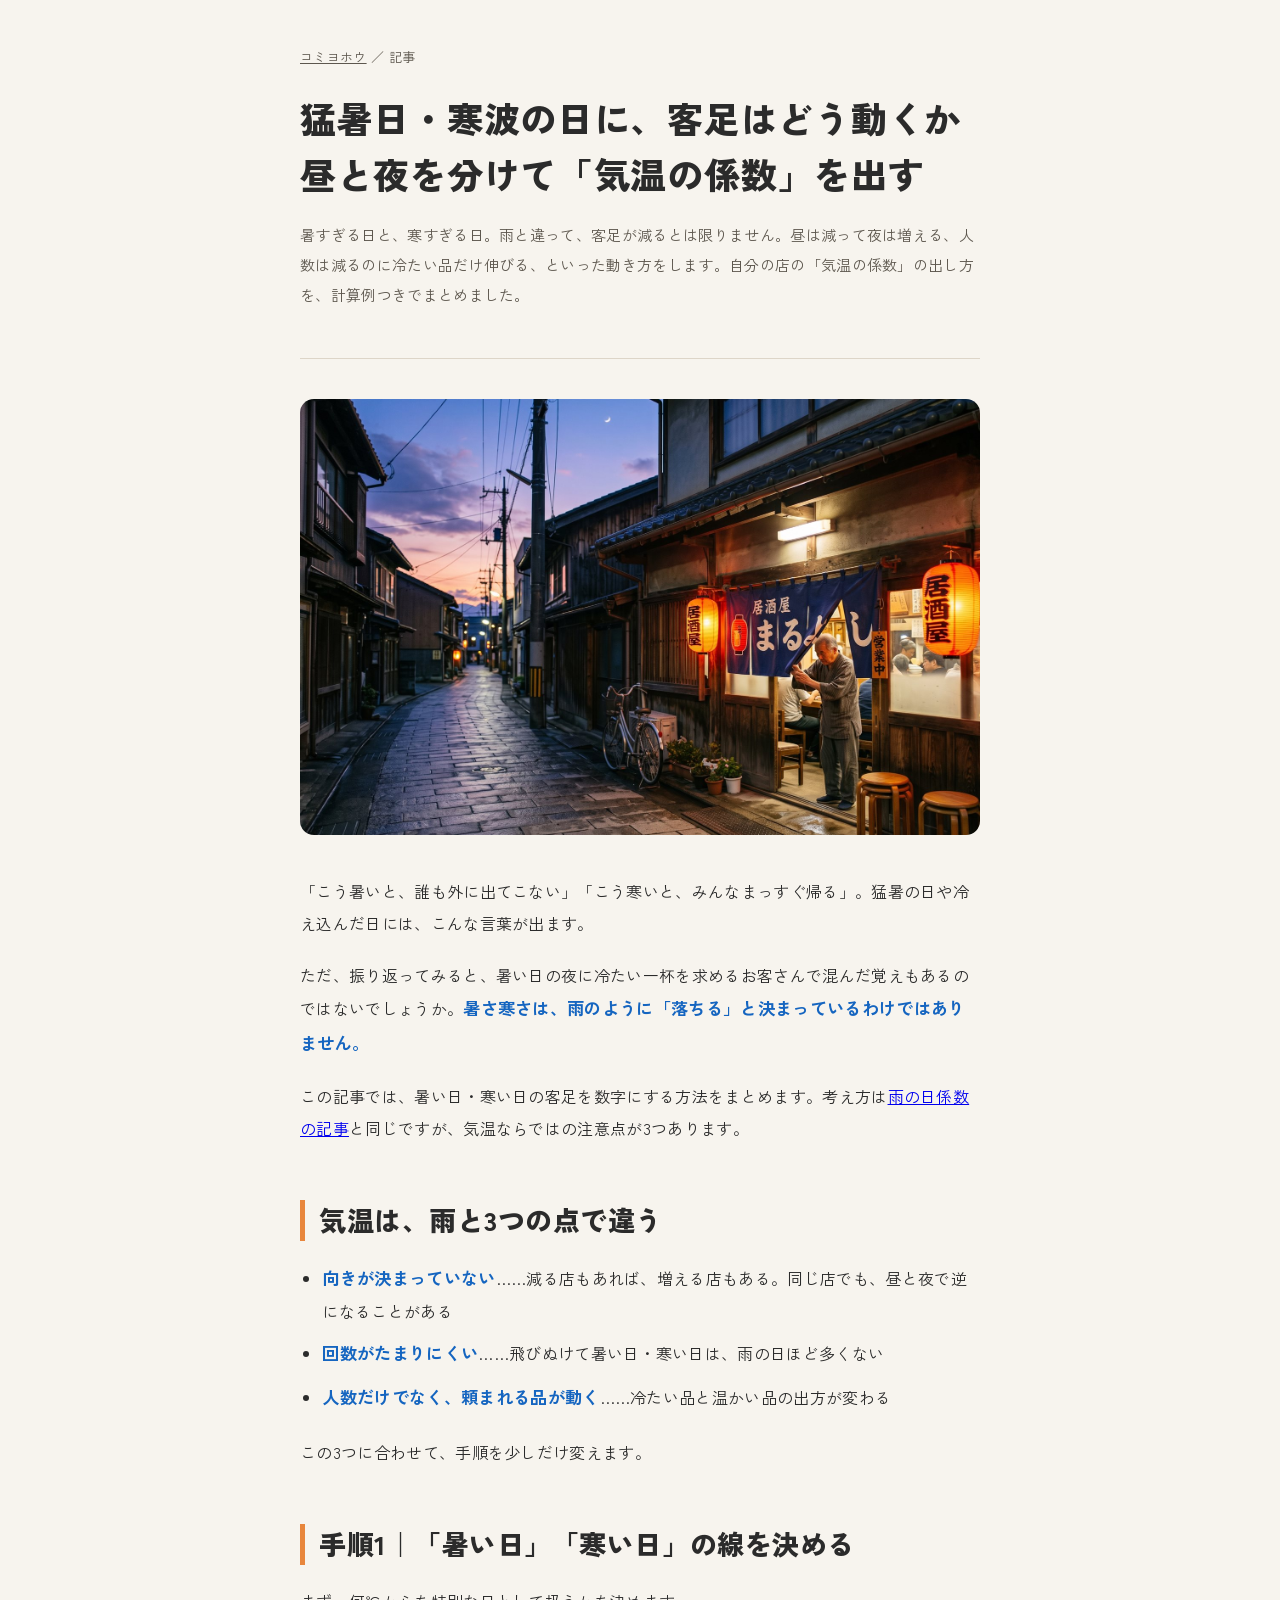
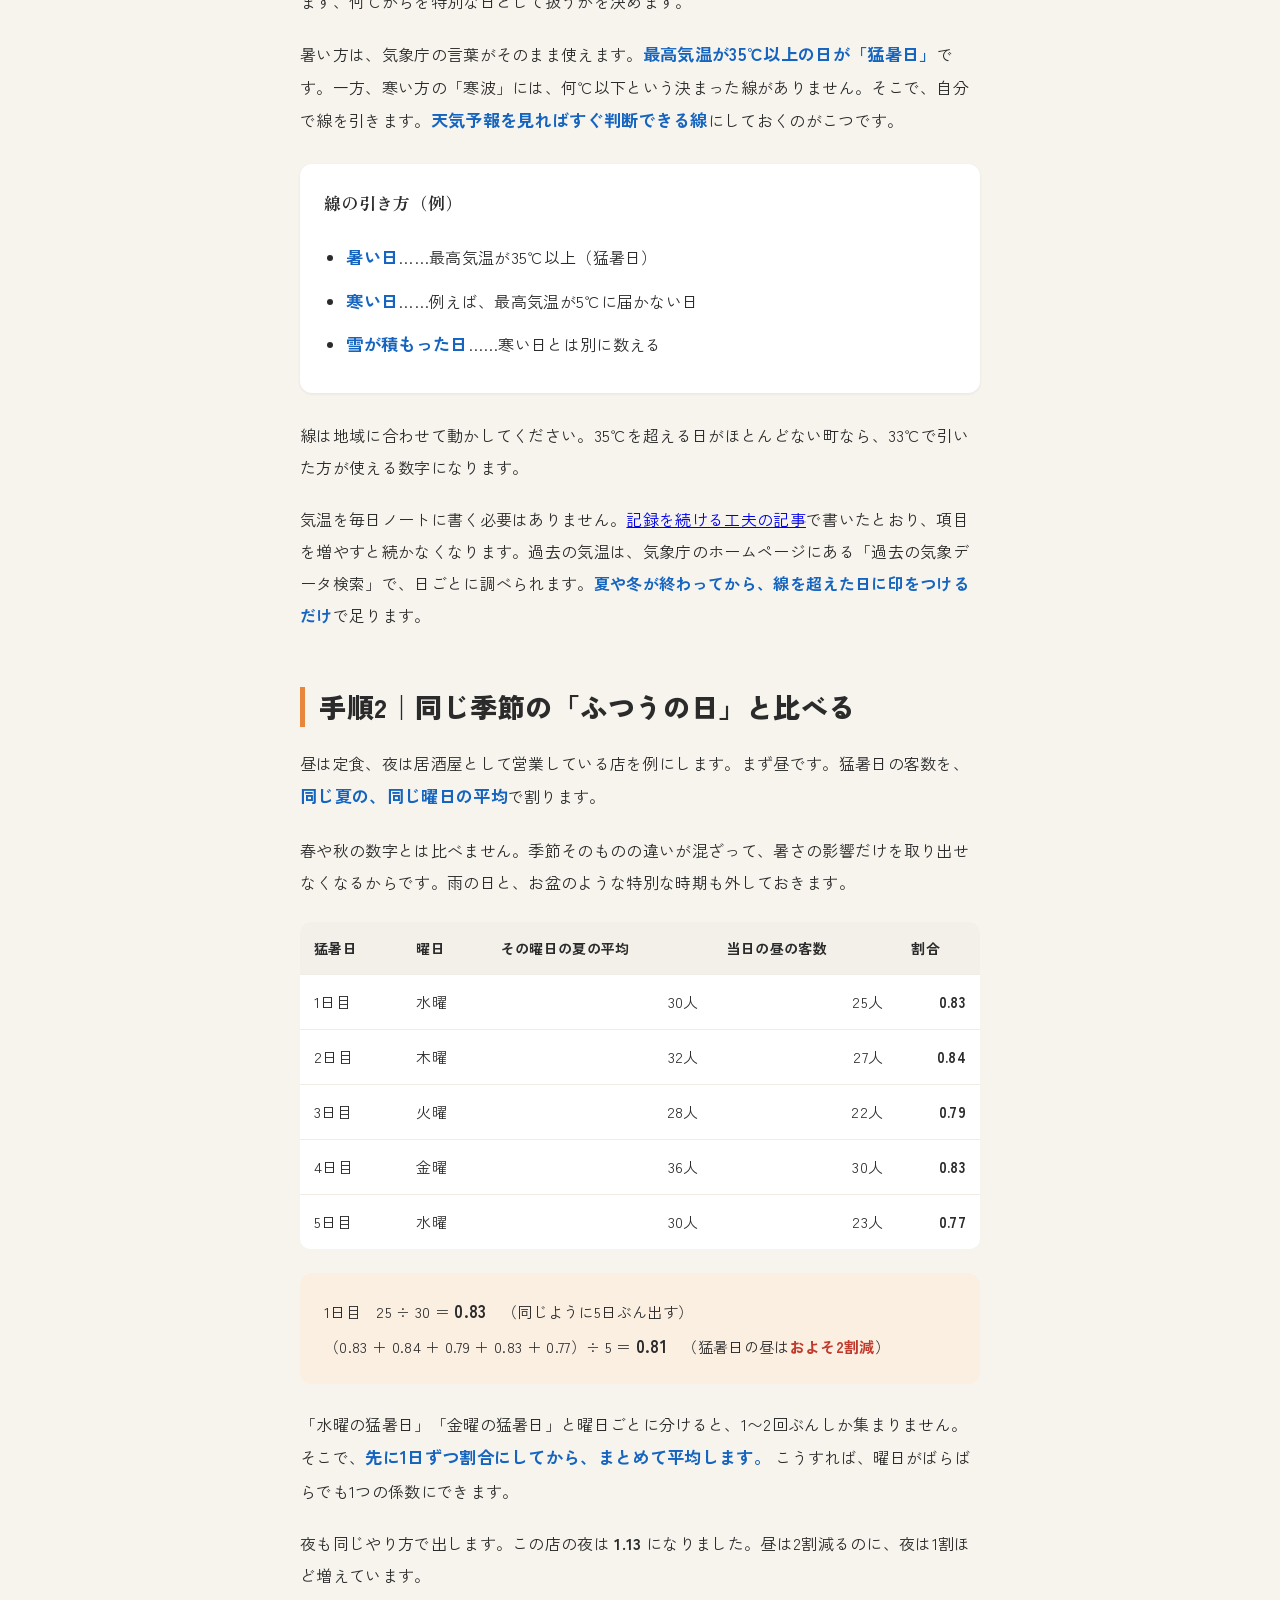
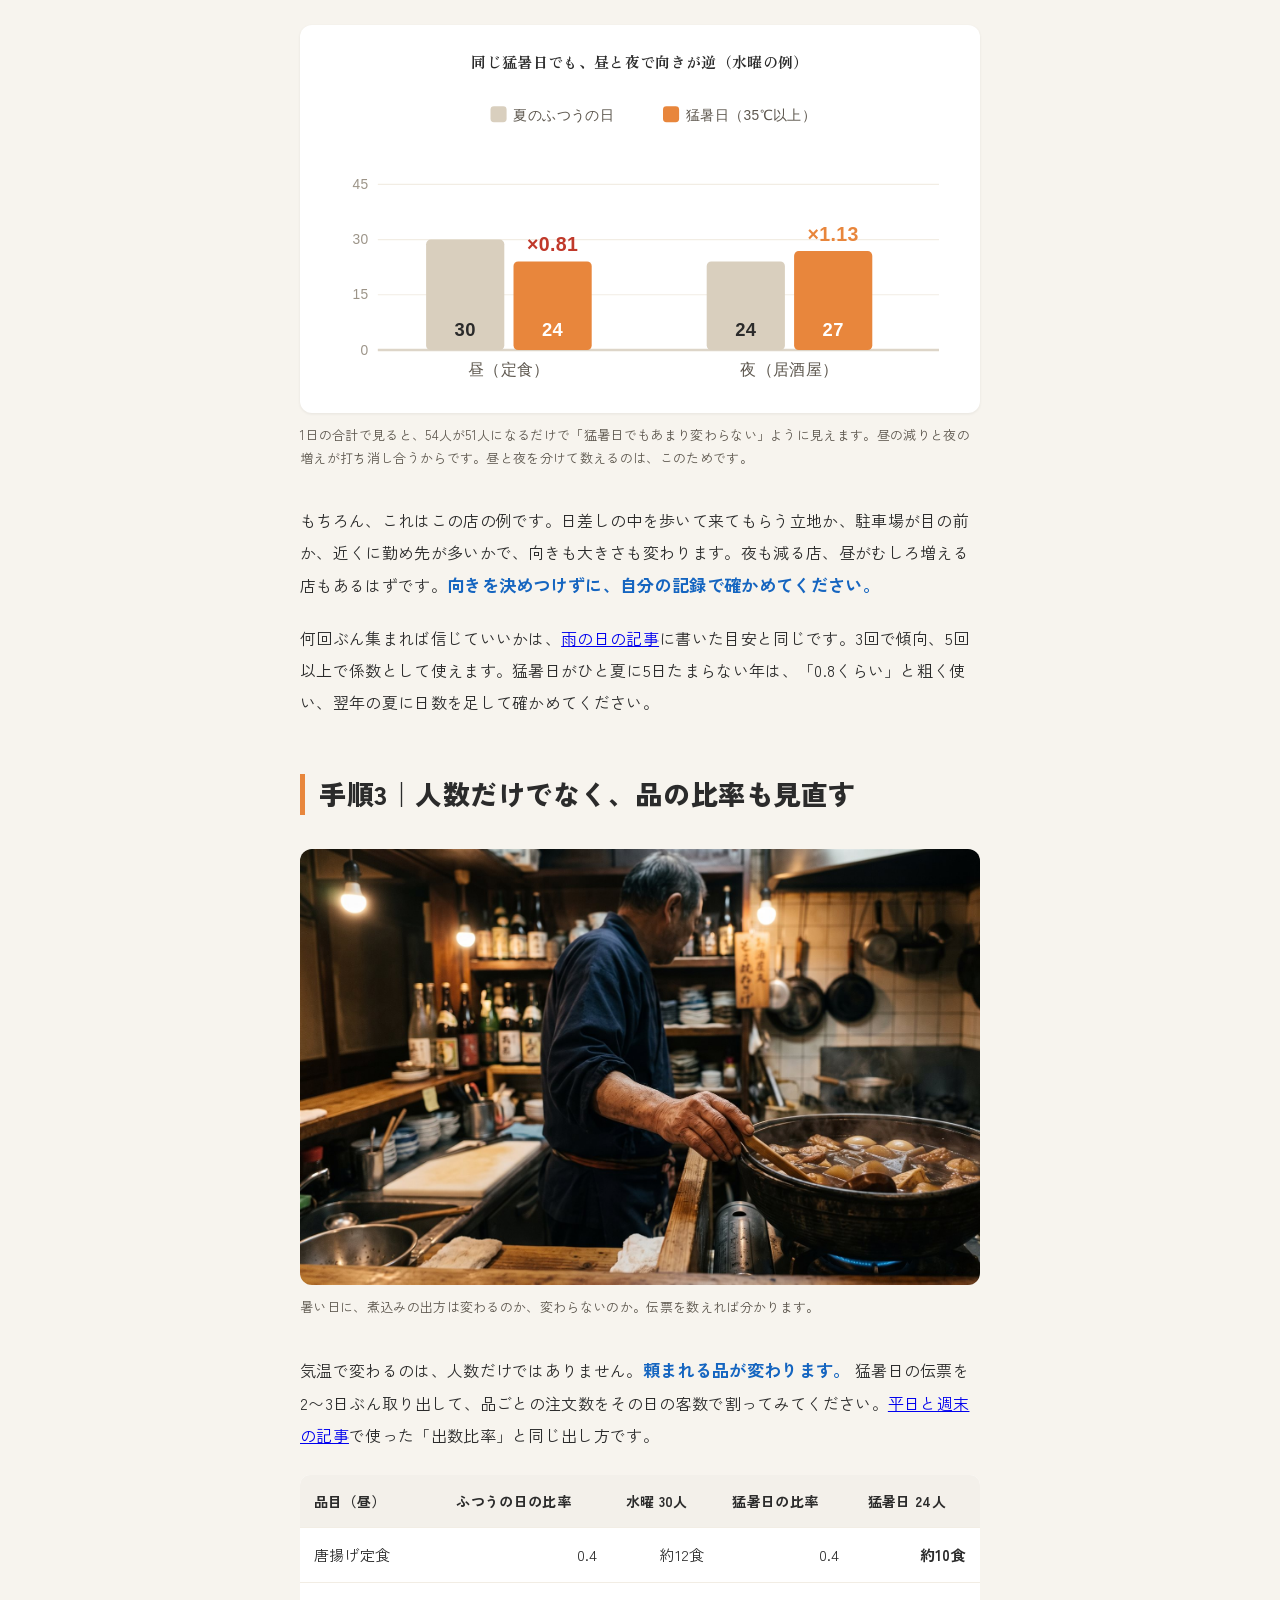
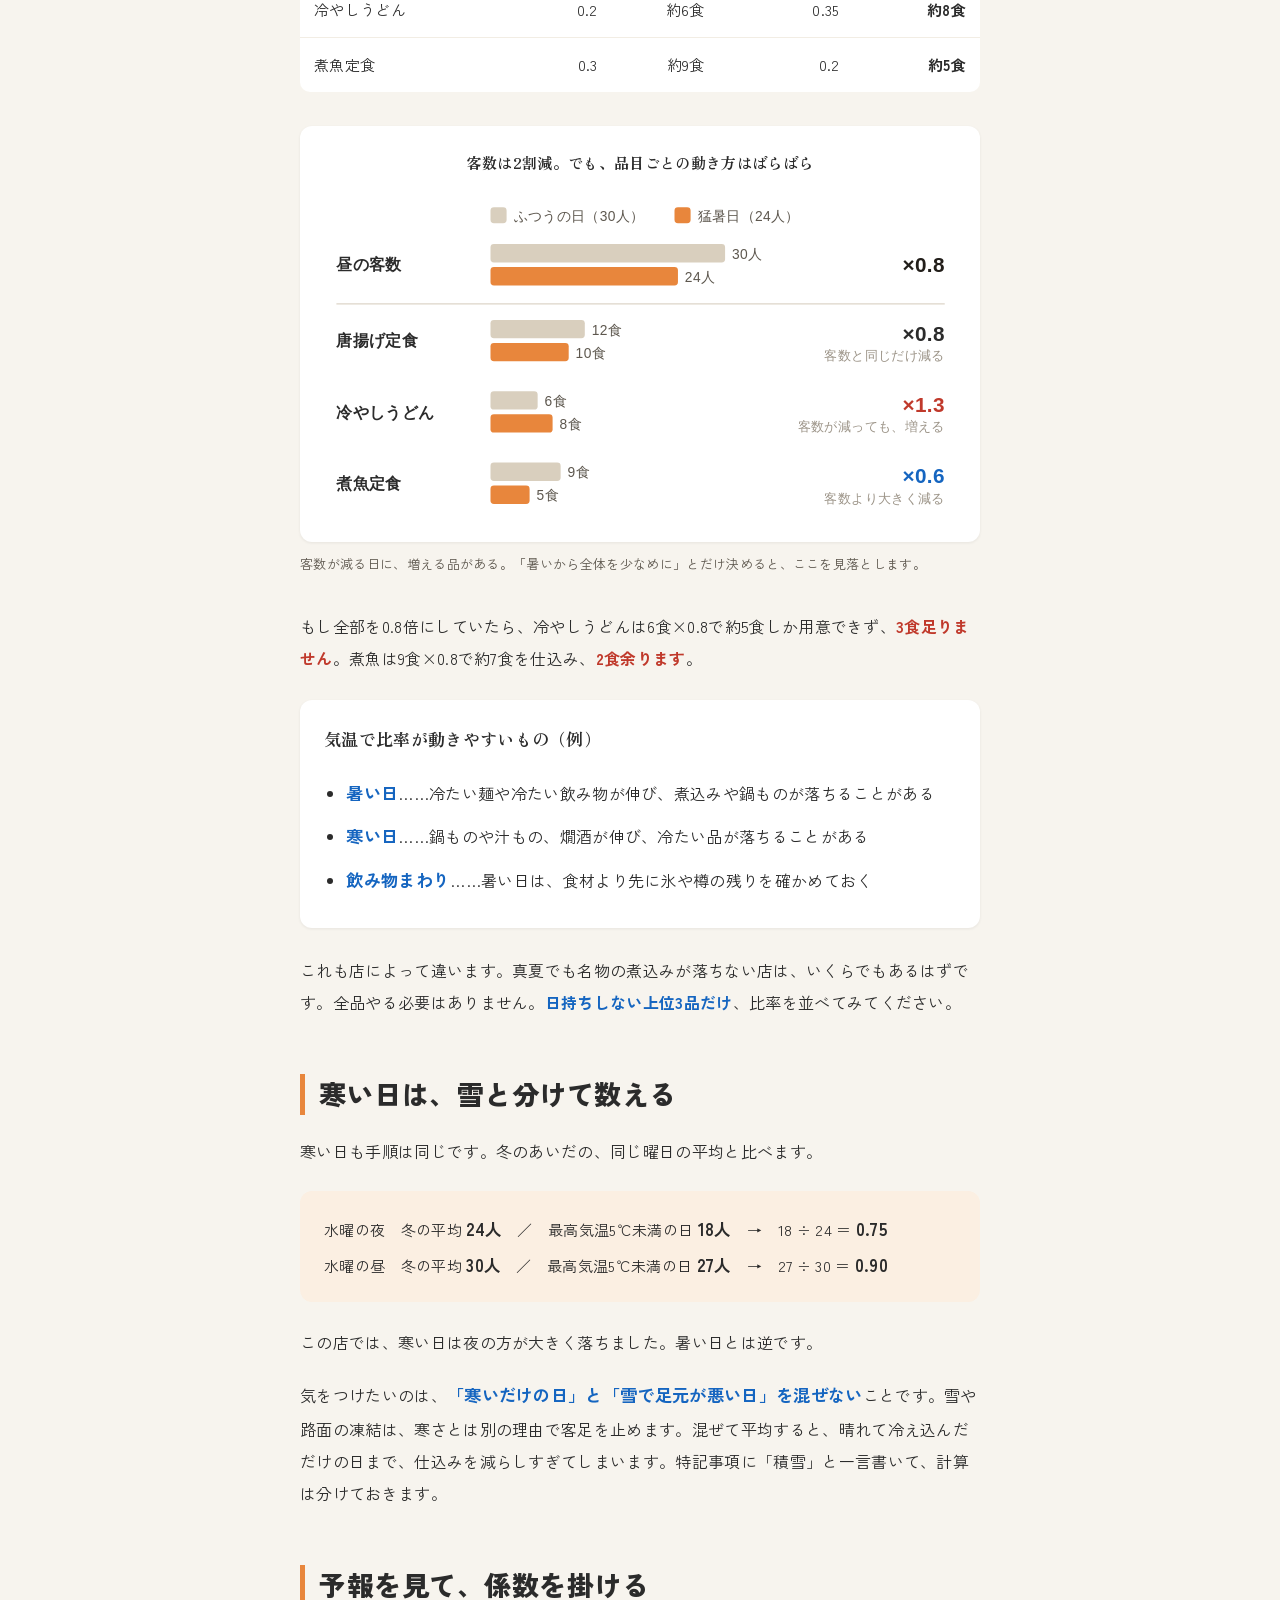
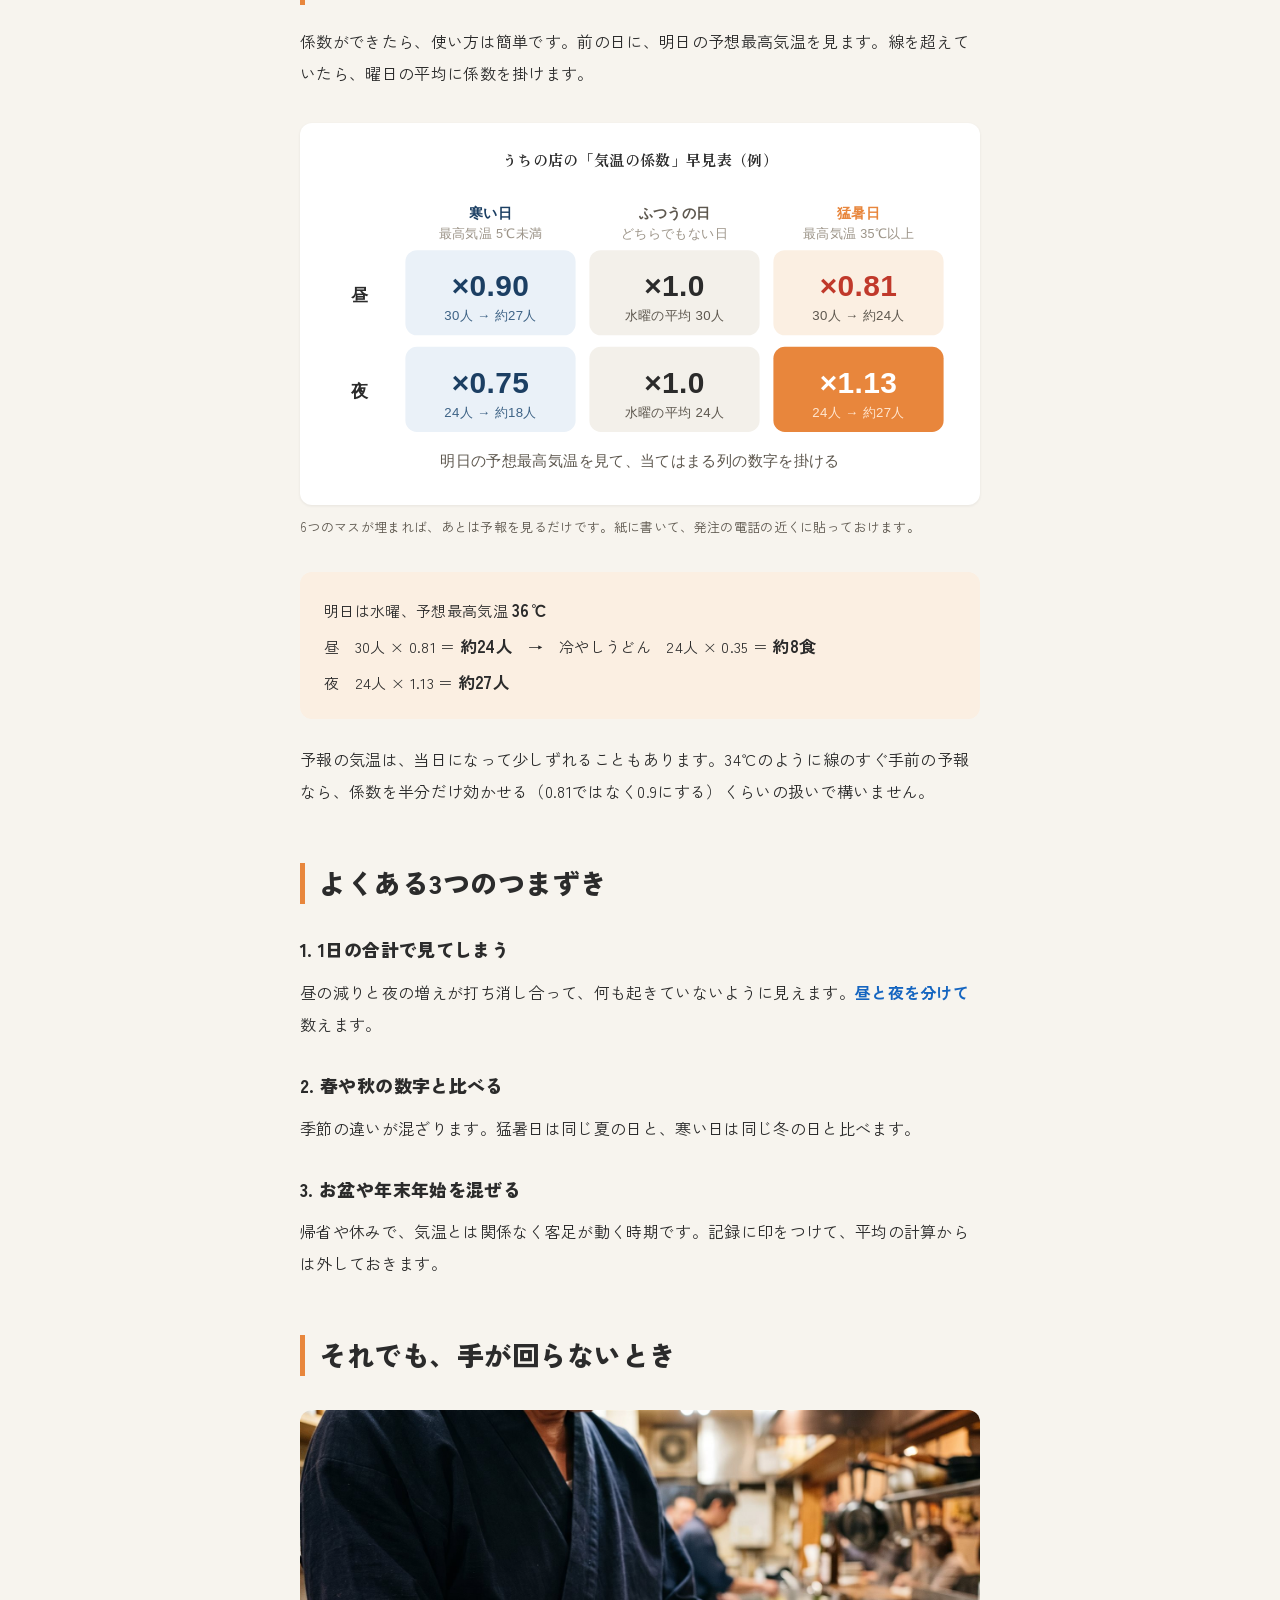
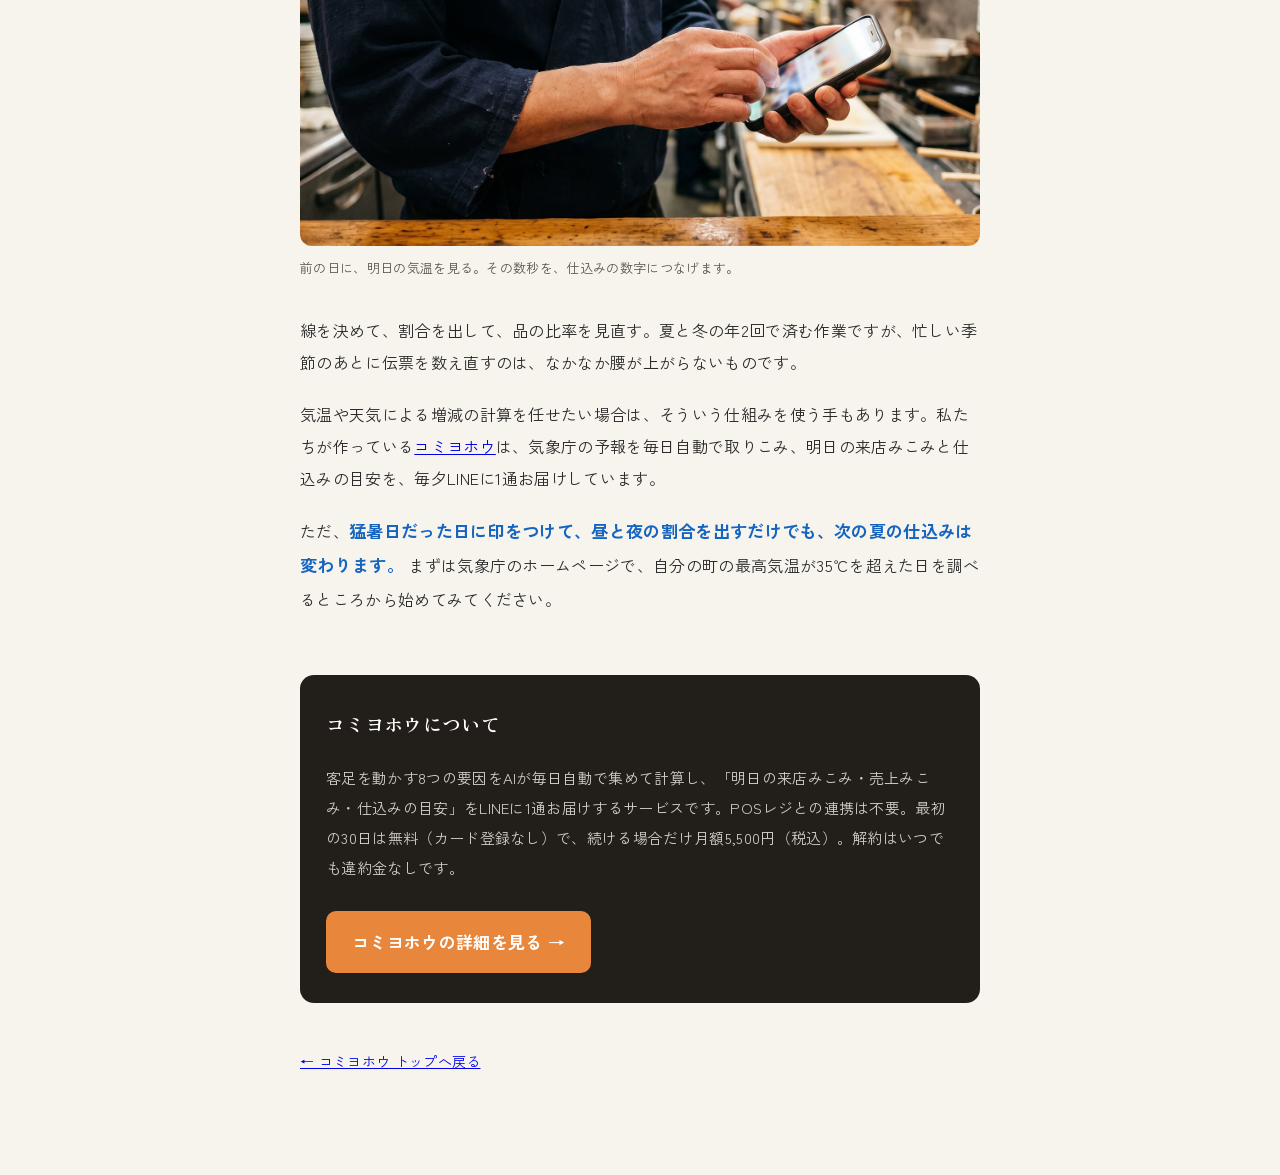
<file: blog/mousho-kanpa-kyakuashi.html>
<!DOCTYPE html>
<html lang="ja">
<head>
<!-- Google tag (gtag.js) -->
<script async src="https://www.googletagmanager.com/gtag/js?id=G-8SBC6NKFKL"></script>
<script>
  window.dataLayer = window.dataLayer || [];
  function gtag(){dataLayer.push(arguments);}
  gtag('js', new Date());
  gtag('config', 'G-8SBC6NKFKL');
</script>
<meta charset="UTF-8">
<meta name="viewport" content="width=device-width, initial-scale=1.0">
<link rel="canonical" href="https://komiyohou.ynht-web.com/blog/mousho-kanpa-kyakuashi.html">
<title>猛暑日・寒波の日に、客足はどう動くか｜昼と夜を分けて「気温の係数」を出す｜コミヨホウ</title>
<meta name="description" content="暑すぎる日と寒すぎる日の客足は、雨と違って減るとは限りません。昼と夜で向きが逆になることも、人数は減るのに冷たい品だけ伸びることもあります。自分の店の「気温の係数」をノートと電卓で出す手順を、計算例つきでまとめました。">
<meta property="og:type" content="article">
<meta property="og:site_name" content="コミヨホウ">
<meta property="og:locale" content="ja_JP">
<meta property="og:title" content="猛暑日・寒波の日に、客足はどう動くか｜昼と夜を分けて「気温の係数」を出す｜コミヨホウ">
<meta property="og:description" content="暑すぎる日と寒すぎる日の客足は、雨と違って減るとは限りません。昼と夜で向きが逆になることも、人数は減るのに冷たい品だけ伸びることもあります。自分の店の「気温の係数」をノートと電卓で出す手順を、計算例つきでまとめました。">
<meta property="og:url" content="https://komiyohou.ynht-web.com/blog/mousho-kanpa-kyakuashi.html">
<meta property="og:image" content="https://komiyohou.ynht-web.com/assets/og/web-8.jpg">
<meta property="og:image:width" content="1200">
<meta property="og:image:height" content="630">
<meta name="twitter:card" content="summary_large_image">
<link rel="preconnect" href="https://fonts.googleapis.com">
<link rel="preconnect" href="https://fonts.gstatic.com" crossorigin>
<link href="https://fonts.googleapis.com/css2?family=Zen+Kaku+Gothic+New:wght@400;500;700&family=Zen+Old+Mincho:wght@600;700;900&display=swap" rel="stylesheet">
<link rel="stylesheet" href="../style.css">
<style>
  .art { max-width: 720px; margin: 0 auto; padding: 0 20px 80px; }
  .art-head { padding: 44px 0 28px; border-bottom: 1px solid #ddd5c8; margin-bottom: 40px; }
  .crumb { font-size: 13px; color: var(--sub); margin-bottom: 20px; }
  .crumb a { color: var(--sub); }
  .art h1 { font-size: clamp(25px, 5vw, 36px); line-height: 1.55; margin-bottom: 18px; }
  .lede { color: var(--sub); font-size: 15px; }
  .art h2 { font-size: clamp(21px, 3.6vw, 27px); margin: 56px 0 20px; padding-left: 14px;
            border-left: 5px solid var(--accent); line-height: 1.5; }
  .art h3 { font-size: 18px; margin: 32px 0 12px; }
  .art p { margin-bottom: 20px; }
  .art ul, .art ol { margin: 0 0 22px 1.4em; }
  .art li { margin-bottom: 9px; }
  .box { background: #fff; border-radius: 12px; padding: 22px 24px; margin: 26px 0;
         box-shadow: 0 1px 3px rgba(34,30,26,.07); }
  .box p:last-child, .box ul:last-child, .box ol:last-child { margin-bottom: 0; }
  .box-t { font-family: var(--serif); font-weight: 700; font-size: 17px; margin-bottom: 12px; }
  .calc { background: #FBEFE2; border-radius: 12px; padding: 20px 24px; margin: 24px 0;
          font-size: 15px; line-height: 2.1; }
  .calc b { font-size: 17px; }
  .tblwrap { overflow-x: auto; margin: 24px 0; }
  .art table { width: 100%; border-collapse: collapse; font-size: 15px; background: #fff; border-radius: 10px; overflow: hidden; }
  .art th, .art td { padding: 12px 14px; border-bottom: 1px solid #f2ede4; text-align: left; }
  .art th { background: #f3f0ea; font-weight: 700; font-size: 14px; white-space: nowrap; }
  .art td.n { text-align: right; font-variant-numeric: tabular-nums; white-space: nowrap; }
  .art tr:last-child td { border-bottom: none; }
  .ng { color: var(--demerit); font-weight: 700; }
  .ok { color: var(--merit); font-weight: 700; }
  .end { background: var(--dark); color: #F7F4EE; border-radius: 14px; padding: 30px 26px; margin: 60px 0 0; }
  .end .box-t { color: #fff; font-size: 19px; }
  .end p { color: rgba(247,244,238,.82); font-size: 15px; }
  .end a.btn { display: inline-block; background: var(--accent); color: #fff; text-decoration: none;
               padding: 14px 26px; border-radius: 10px; font-weight: 700; margin-top: 8px; }
  .backlink { margin-top: 44px; font-size: 14px; }

  /* 写真と図解 */
  figure { margin: 34px 0; }
  figure img { width: 100%; height: auto; border-radius: 12px; display: block; }
  figcaption { font-size: 13px; color: var(--sub); margin-top: 10px; line-height: 1.8; }
  .hero-fig { margin: 0 0 40px; }
  .hero-fig img { border-radius: 14px; }
  .fig-svg { background: #fff; border-radius: 12px; padding: 22px 18px;
             box-shadow: 0 1px 3px rgba(34,30,26,.07); }
  .fig-svg svg { width: 100%; height: auto; display: block; }
  .fig-t { font-family: var(--serif); font-weight: 700; font-size: 15px;
           margin: 0 0 16px; text-align: center; color: var(--ink); }
</style>
</head>
<body>

<article class="art">

  <div class="art-head">
    <p class="crumb"><a href="../">コミヨホウ</a> ／ 記事</p>
    <h1>猛暑日・寒波の日に、客足はどう動くか<br>昼と夜を分けて「気温の係数」を出す</h1>
    <p class="lede">暑すぎる日と、寒すぎる日。雨と違って、客足が減るとは限りません。昼は減って夜は増える、人数は減るのに冷たい品だけ伸びる、といった動き方をします。自分の店の「気温の係数」の出し方を、計算例つきでまとめました。</p>
  </div>

  <figure class="hero-fig">
    <img src="../assets/web/8.jpg" alt="夕暮れの路地で、のれんを出している居酒屋の店主" width="1600" height="1030">
  </figure>

  <p>「こう暑いと、誰も外に出てこない」「こう寒いと、みんなまっすぐ帰る」。猛暑の日や冷え込んだ日には、こんな言葉が出ます。</p>

  <p>ただ、振り返ってみると、暑い日の夜に冷たい一杯を求めるお客さんで混んだ覚えもあるのではないでしょうか。<strong>暑さ寒さは、雨のように「落ちる」と決まっているわけではありません。</strong></p>

  <p>この記事では、暑い日・寒い日の客足を数字にする方法をまとめます。考え方は<a href="ame-no-hi-kyakuashi.html">雨の日係数の記事</a>と同じですが、気温ならではの注意点が3つあります。</p>

  <h2>気温は、雨と3つの点で違う</h2>

  <ul>
    <li><strong>向きが決まっていない</strong>……減る店もあれば、増える店もある。同じ店でも、昼と夜で逆になることがある</li>
    <li><strong>回数がたまりにくい</strong>……飛びぬけて暑い日・寒い日は、雨の日ほど多くない</li>
    <li><strong>人数だけでなく、頼まれる品が動く</strong>……冷たい品と温かい品の出方が変わる</li>
  </ul>

  <p>この3つに合わせて、手順を少しだけ変えます。</p>

  <h2>手順1｜「暑い日」「寒い日」の線を決める</h2>

  <p>まず、何℃からを特別な日として扱うかを決めます。</p>

  <p>暑い方は、気象庁の言葉がそのまま使えます。<strong>最高気温が35℃以上の日が「猛暑日」</strong>です。一方、寒い方の「寒波」には、何℃以下という決まった線がありません。そこで、自分で線を引きます。<strong>天気予報を見ればすぐ判断できる線</strong>にしておくのがこつです。</p>

  <div class="box">
    <p class="box-t">線の引き方（例）</p>
    <ul>
      <li><strong>暑い日</strong>……最高気温が35℃以上（猛暑日）</li>
      <li><strong>寒い日</strong>……例えば、最高気温が5℃に届かない日</li>
      <li><strong>雪が積もった日</strong>……寒い日とは別に数える</li>
    </ul>
  </div>

  <p>線は地域に合わせて動かしてください。35℃を超える日がほとんどない町なら、33℃で引いた方が使える数字になります。</p>

  <p>気温を毎日ノートに書く必要はありません。<a href="kyakusuu-kiroku-tsuzukeru.html">記録を続ける工夫の記事</a>で書いたとおり、項目を増やすと続かなくなります。過去の気温は、気象庁のホームページにある「過去の気象データ検索」で、日ごとに調べられます。<span class="ok">夏や冬が終わってから、線を超えた日に印をつけるだけ</span>で足ります。</p>

  <h2>手順2｜同じ季節の「ふつうの日」と比べる</h2>

  <p>昼は定食、夜は居酒屋として営業している店を例にします。まず昼です。猛暑日の客数を、<strong>同じ夏の、同じ曜日の平均</strong>で割ります。</p>

  <p>春や秋の数字とは比べません。季節そのものの違いが混ざって、暑さの影響だけを取り出せなくなるからです。雨の日と、お盆のような特別な時期も外しておきます。</p>

  <div class="tblwrap">
    <table>
      <thead><tr><th>猛暑日</th><th>曜日</th><th class="n">その曜日の夏の平均</th><th class="n">当日の昼の客数</th><th class="n">割合</th></tr></thead>
      <tbody>
        <tr><td>1日目</td><td>水曜</td><td class="n">30人</td><td class="n">25人</td><td class="n"><b>0.83</b></td></tr>
        <tr><td>2日目</td><td>木曜</td><td class="n">32人</td><td class="n">27人</td><td class="n"><b>0.84</b></td></tr>
        <tr><td>3日目</td><td>火曜</td><td class="n">28人</td><td class="n">22人</td><td class="n"><b>0.79</b></td></tr>
        <tr><td>4日目</td><td>金曜</td><td class="n">36人</td><td class="n">30人</td><td class="n"><b>0.83</b></td></tr>
        <tr><td>5日目</td><td>水曜</td><td class="n">30人</td><td class="n">23人</td><td class="n"><b>0.77</b></td></tr>
      </tbody>
    </table>
  </div>

  <div class="calc">
    1日目　25 ÷ 30 ＝ <b>0.83</b>　（同じように5日ぶん出す）<br>
    （0.83 ＋ 0.84 ＋ 0.79 ＋ 0.83 ＋ 0.77）÷ 5 ＝ <b>0.81</b>　（猛暑日の昼は<span class="ng">およそ2割減</span>）
  </div>

  <p>「水曜の猛暑日」「金曜の猛暑日」と曜日ごとに分けると、1〜2回ぶんしか集まりません。そこで、<strong>先に1日ずつ割合にしてから、まとめて平均します。</strong> こうすれば、曜日がばらばらでも1つの係数にできます。</p>

  <p>夜も同じやり方で出します。この店の夜は <b>1.13</b> になりました。昼は2割減るのに、夜は1割ほど増えています。</p>

  <figure>
    <div class="fig-svg">
      <p class="fig-t">同じ猛暑日でも、昼と夜で向きが逆（水曜の例）</p>
      <svg viewBox="0 0 560 256" role="img" aria-label="水曜の客数の棒グラフ。昼はふつうの日30人に対して猛暑日は24人で0.81倍。夜はふつうの日24人に対して猛暑日は27人で1.13倍。">
        <g font-family="sans-serif">
          <rect x="150" y="8" width="14" height="14" rx="3" fill="#d9cfbe"/>
          <text x="170" y="20" font-size="12" fill="#5d574e">夏のふつうの日</text>
          <rect x="300" y="8" width="14" height="14" rx="3" fill="#E8863C"/>
          <text x="320" y="20" font-size="12" fill="#5d574e">猛暑日（35℃以上）</text>
        </g>

        <line x1="52" y1="220" x2="540" y2="220" stroke="#ddd5c8" stroke-width="2"/>
        <g stroke="#f2ede4" stroke-width="1">
          <line x1="52" y1="172" x2="540" y2="172"/>
          <line x1="52" y1="124" x2="540" y2="124"/>
          <line x1="52" y1="76"  x2="540" y2="76"/>
        </g>
        <g fill="#9c9488" font-size="12" font-family="sans-serif" text-anchor="end">
          <text x="44" y="224">0</text><text x="44" y="176">15</text>
          <text x="44" y="128">30</text><text x="44" y="80">45</text>
        </g>

        <g>
          <rect x="94"  y="124" width="68" height="96" rx="4" fill="#d9cfbe"/>
          <rect x="170" y="143" width="68" height="77" rx="4" fill="#E8863C"/>
          <rect x="338" y="143" width="68" height="77" rx="4" fill="#d9cfbe"/>
          <rect x="414" y="134" width="68" height="86" rx="4" fill="#E8863C"/>
        </g>

        <g font-family="sans-serif" text-anchor="middle" font-weight="700">
          <g font-size="16">
            <text x="128" y="208" fill="#2B2B2B">30</text>
            <text x="204" y="208" fill="#ffffff">24</text>
            <text x="372" y="208" fill="#2B2B2B">24</text>
            <text x="448" y="208" fill="#ffffff">27</text>
          </g>
          <g font-size="17">
            <text x="204" y="134" fill="#C0392B">×0.81</text>
            <text x="448" y="125" fill="#E8863C">×1.13</text>
          </g>
          <g fill="#5d574e" font-size="14" font-weight="400">
            <text x="166" y="242">昼（定食）</text>
            <text x="410" y="242">夜（居酒屋）</text>
          </g>
        </g>
      </svg>
    </div>
    <figcaption>1日の合計で見ると、54人が51人になるだけで「猛暑日でもあまり変わらない」ように見えます。昼の減りと夜の増えが打ち消し合うからです。昼と夜を分けて数えるのは、このためです。</figcaption>
  </figure>

  <p>もちろん、これはこの店の例です。日差しの中を歩いて来てもらう立地か、駐車場が目の前か、近くに勤め先が多いかで、向きも大きさも変わります。夜も減る店、昼がむしろ増える店もあるはずです。<strong>向きを決めつけずに、自分の記録で確かめてください。</strong></p>

  <p>何回ぶん集まれば信じていいかは、<a href="ame-no-hi-kyakuashi.html">雨の日の記事</a>に書いた目安と同じです。3回で傾向、5回以上で係数として使えます。猛暑日がひと夏に5日たまらない年は、「0.8くらい」と粗く使い、翌年の夏に日数を足して確かめてください。</p>

  <h2>手順3｜人数だけでなく、品の比率も見直す</h2>

  <figure>
    <img src="../assets/web/2.jpg" alt="夜の厨房で、大鍋の煮込みを木べらで混ぜている居酒屋の店主" width="1600" height="1030" loading="lazy">
    <figcaption>暑い日に、煮込みの出方は変わるのか、変わらないのか。伝票を数えれば分かります。</figcaption>
  </figure>

  <p>気温で変わるのは、人数だけではありません。<strong>頼まれる品が変わります。</strong> 猛暑日の伝票を2〜3日ぶん取り出して、品ごとの注文数をその日の客数で割ってみてください。<a href="heijitsu-shuumatsu-shikomi.html">平日と週末の記事</a>で使った「出数比率」と同じ出し方です。</p>

  <div class="tblwrap">
    <table>
      <thead><tr><th>品目（昼）</th><th class="n">ふつうの日の比率</th><th class="n">水曜 30人</th><th class="n">猛暑日の比率</th><th class="n">猛暑日 24人</th></tr></thead>
      <tbody>
        <tr><td>唐揚げ定食</td><td class="n">0.4</td><td class="n">約12食</td><td class="n">0.4</td><td class="n"><b>約10食</b></td></tr>
        <tr><td>冷やしうどん</td><td class="n">0.2</td><td class="n">約6食</td><td class="n">0.35</td><td class="n"><b>約8食</b></td></tr>
        <tr><td>煮魚定食</td><td class="n">0.3</td><td class="n">約9食</td><td class="n">0.2</td><td class="n"><b>約5食</b></td></tr>
      </tbody>
    </table>
  </div>

  <figure>
    <div class="fig-svg">
      <p class="fig-t">客数は2割減。でも、品目ごとの動き方はばらばら</p>
      <svg viewBox="0 0 560 280" role="img" aria-label="水曜の昼の、ふつうの日と猛暑日の比較。客数は30人から24人で0.8倍。唐揚げ定食は12食から10食で0.8倍、冷やしうどんは6食から8食で1.3倍、煮魚定食は9食から5食で0.6倍。">
        <g font-family="sans-serif">
          <rect x="150" y="8" width="14" height="14" rx="3" fill="#d9cfbe"/>
          <text x="170" y="20" font-size="12" fill="#5d574e">ふつうの日（30人）</text>
          <rect x="310" y="8" width="14" height="14" rx="3" fill="#E8863C"/>
          <text x="330" y="20" font-size="12" fill="#5d574e">猛暑日（24人）</text>

          <g font-size="13.5" font-weight="700" fill="#2B2B2B">
            <text x="16" y="63">昼の客数</text>
            <text x="16" y="129">唐揚げ定食</text>
            <text x="16" y="191">冷やしうどん</text>
            <text x="16" y="253">煮魚定食</text>
          </g>

          <g fill="#d9cfbe">
            <rect x="150" y="40"  width="204" height="16" rx="3"/>
            <rect x="150" y="106" width="82"  height="16" rx="3"/>
            <rect x="150" y="168" width="41"  height="16" rx="3"/>
            <rect x="150" y="230" width="61"  height="16" rx="3"/>
          </g>
          <g fill="#E8863C">
            <rect x="150" y="60"  width="163" height="16" rx="3"/>
            <rect x="150" y="126" width="68"  height="16" rx="3"/>
            <rect x="150" y="188" width="54"  height="16" rx="3"/>
            <rect x="150" y="250" width="34"  height="16" rx="3"/>
          </g>

          <g font-size="12" fill="#5d574e">
            <text x="360" y="53">30人</text><text x="319" y="73">24人</text>
            <text x="238" y="119">12食</text><text x="224" y="139">10食</text>
            <text x="197" y="181">6食</text><text x="210" y="201">8食</text>
            <text x="217" y="243">9食</text><text x="190" y="263">5食</text>
          </g>

          <line x1="16" y1="92" x2="545" y2="92" stroke="#ddd5c8" stroke-width="1"/>

          <g text-anchor="end" font-weight="700" font-size="18">
            <text x="545" y="64"  fill="#221E1A">×0.8</text>
            <text x="545" y="124" fill="#2B2B2B">×0.8</text>
            <text x="545" y="186" fill="#C0392B">×1.3</text>
            <text x="545" y="248" fill="#1565C0">×0.6</text>
          </g>
          <g text-anchor="end" font-size="11" fill="#9c9488">
            <text x="545" y="141">客数と同じだけ減る</text>
            <text x="545" y="203">客数が減っても、増える</text>
            <text x="545" y="265">客数より大きく減る</text>
          </g>
        </g>
      </svg>
    </div>
    <figcaption>客数が減る日に、増える品がある。「暑いから全体を少なめに」とだけ決めると、ここを見落とします。</figcaption>
  </figure>

  <p>もし全部を0.8倍にしていたら、冷やしうどんは6食×0.8で約5食しか用意できず、<span class="ng">3食足りません</span>。煮魚は9食×0.8で約7食を仕込み、<span class="ng">2食余ります</span>。</p>

  <div class="box">
    <p class="box-t">気温で比率が動きやすいもの（例）</p>
    <ul>
      <li><strong>暑い日</strong>……冷たい麺や冷たい飲み物が伸び、煮込みや鍋ものが落ちることがある</li>
      <li><strong>寒い日</strong>……鍋ものや汁もの、燗酒が伸び、冷たい品が落ちることがある</li>
      <li><strong>飲み物まわり</strong>……暑い日は、食材より先に氷や樽の残りを確かめておく</li>
    </ul>
  </div>

  <p>これも店によって違います。真夏でも名物の煮込みが落ちない店は、いくらでもあるはずです。全品やる必要はありません。<span class="ok">日持ちしない上位3品だけ</span>、比率を並べてみてください。</p>

  <h2>寒い日は、雪と分けて数える</h2>

  <p>寒い日も手順は同じです。冬のあいだの、同じ曜日の平均と比べます。</p>

  <div class="calc">
    水曜の夜　冬の平均 <b>24人</b>　／　最高気温5℃未満の日 <b>18人</b>　→　18 ÷ 24 ＝ <b>0.75</b><br>
    水曜の昼　冬の平均 <b>30人</b>　／　最高気温5℃未満の日 <b>27人</b>　→　27 ÷ 30 ＝ <b>0.90</b>
  </div>

  <p>この店では、寒い日は夜の方が大きく落ちました。暑い日とは逆です。</p>

  <p>気をつけたいのは、<strong>「寒いだけの日」と「雪で足元が悪い日」を混ぜない</strong>ことです。雪や路面の凍結は、寒さとは別の理由で客足を止めます。混ぜて平均すると、晴れて冷え込んだだけの日まで、仕込みを減らしすぎてしまいます。特記事項に「積雪」と一言書いて、計算は分けておきます。</p>

  <h2>予報を見て、係数を掛ける</h2>

  <p>係数ができたら、使い方は簡単です。前の日に、明日の予想最高気温を見ます。線を超えていたら、曜日の平均に係数を掛けます。</p>

  <figure>
    <div class="fig-svg">
      <p class="fig-t">うちの店の「気温の係数」早見表（例）</p>
      <svg viewBox="0 0 560 250" role="img" aria-label="気温の係数の早見表。昼は、寒い日0.90、ふつうの日1.0、猛暑日0.81。夜は、寒い日0.75、ふつうの日1.0、猛暑日1.13。水曜の昼30人なら寒い日は約27人、猛暑日は約24人。水曜の夜24人なら寒い日は約18人、猛暑日は約27人。">
        <g font-family="sans-serif" text-anchor="middle">
          <g font-size="12.5" font-weight="700">
            <text x="150" y="20" fill="#1c3f63">寒い日</text>
            <text x="310" y="20" fill="#5d574e">ふつうの日</text>
            <text x="470" y="20" fill="#E8863C">猛暑日</text>
          </g>
          <g font-size="11" fill="#9c9488">
            <text x="150" y="37">最高気温 5℃未満</text>
            <text x="310" y="37">どちらでもない日</text>
            <text x="470" y="37">最高気温 35℃以上</text>
          </g>

          <g font-size="15" font-weight="700" fill="#2B2B2B">
            <text x="36" y="92">昼</text>
            <text x="36" y="176">夜</text>
          </g>

          <rect x="76"  y="48"  width="148" height="74" rx="10" fill="#eaf1f8"/>
          <rect x="236" y="48"  width="148" height="74" rx="10" fill="#f3f0ea"/>
          <rect x="396" y="48"  width="148" height="74" rx="10" fill="#FBEFE2"/>
          <rect x="76"  y="132" width="148" height="74" rx="10" fill="#eaf1f8"/>
          <rect x="236" y="132" width="148" height="74" rx="10" fill="#f3f0ea"/>
          <rect x="396" y="132" width="148" height="74" rx="10" fill="#E8863C"/>

          <g font-size="26" font-weight="700">
            <text x="150" y="88"  fill="#1c3f63">×0.90</text>
            <text x="310" y="88"  fill="#2B2B2B">×1.0</text>
            <text x="470" y="88"  fill="#C0392B">×0.81</text>
            <text x="150" y="172" fill="#1c3f63">×0.75</text>
            <text x="310" y="172" fill="#2B2B2B">×1.0</text>
            <text x="470" y="172" fill="#ffffff">×1.13</text>
          </g>
          <g font-size="11.5">
            <text x="150" y="109" fill="#3d6285">30人 → 約27人</text>
            <text x="310" y="109" fill="#5d574e">水曜の平均 30人</text>
            <text x="470" y="109" fill="#5d574e">30人 → 約24人</text>
            <text x="150" y="193" fill="#3d6285">24人 → 約18人</text>
            <text x="310" y="193" fill="#5d574e">水曜の平均 24人</text>
            <text x="470" y="193" fill="#ffe6d0">24人 → 約27人</text>
          </g>

          <text x="280" y="236" font-size="13" fill="#5d574e">明日の予想最高気温を見て、当てはまる列の数字を掛ける</text>
        </g>
      </svg>
    </div>
    <figcaption>6つのマスが埋まれば、あとは予報を見るだけです。紙に書いて、発注の電話の近くに貼っておけます。</figcaption>
  </figure>

  <div class="calc">
    明日は水曜、予想最高気温 <b>36℃</b><br>
    昼　30人 × 0.81 ＝ <b>約24人</b>　→　冷やしうどん　24人 × 0.35 ＝ <b>約8食</b><br>
    夜　24人 × 1.13 ＝ <b>約27人</b>
  </div>

  <p>予報の気温は、当日になって少しずれることもあります。34℃のように線のすぐ手前の予報なら、係数を半分だけ効かせる（0.81ではなく0.9にする）くらいの扱いで構いません。</p>

  <h2>よくある3つのつまずき</h2>

  <h3>1. 1日の合計で見てしまう</h3>
  <p>昼の減りと夜の増えが打ち消し合って、何も起きていないように見えます。<span class="ok">昼と夜を分けて</span>数えます。</p>

  <h3>2. 春や秋の数字と比べる</h3>
  <p>季節の違いが混ざります。猛暑日は同じ夏の日と、寒い日は同じ冬の日と比べます。</p>

  <h3>3. お盆や年末年始を混ぜる</h3>
  <p>帰省や休みで、気温とは関係なく客足が動く時期です。記録に印をつけて、平均の計算からは外しておきます。</p>

  <h2>それでも、手が回らないとき</h2>

  <figure>
    <img src="../assets/web/4.jpg" alt="厨房でスマートフォンの画面を確認している店主の手元" width="1600" height="1030" loading="lazy">
    <figcaption>前の日に、明日の気温を見る。その数秒を、仕込みの数字につなげます。</figcaption>
  </figure>

  <p>線を決めて、割合を出して、品の比率を見直す。夏と冬の年2回で済む作業ですが、忙しい季節のあとに伝票を数え直すのは、なかなか腰が上がらないものです。</p>

  <p>気温や天気による増減の計算を任せたい場合は、そういう仕組みを使う手もあります。私たちが作っている<a href="../">コミヨホウ</a>は、気象庁の予報を毎日自動で取りこみ、明日の来店みこみと仕込みの目安を、毎夕LINEに1通お届けしています。</p>

  <p>ただ、<strong>猛暑日だった日に印をつけて、昼と夜の割合を出すだけでも、次の夏の仕込みは変わります。</strong> まずは気象庁のホームページで、自分の町の最高気温が35℃を超えた日を調べるところから始めてみてください。</p>

  <div class="end">
    <p class="box-t">コミヨホウについて</p>
    <p>客足を動かす8つの要因をAIが毎日自動で集めて計算し、「明日の来店みこみ・売上みこみ・仕込みの目安」をLINEに1通お届けするサービスです。POSレジとの連携は不要。最初の30日は無料（カード登録なし）で、続ける場合だけ月額5,500円（税込）。解約はいつでも違約金なしです。</p>
    <a class="btn" href="../">コミヨホウの詳細を見る →</a>
  </div>

  <p class="backlink"><a href="../">← コミヨホウ トップへ戻る</a></p>

</article>

<script type="application/ld+json">
{
  "@context": "https://schema.org",
  "@type": "Article",
  "headline": "猛暑日・寒波の日に、客足はどう動くか｜昼と夜を分けて「気温の係数」を出す",
  "description": "暑すぎる日と寒すぎる日の客足は、雨と違って減るとは限りません。昼と夜で向きが逆になることも、人数は減るのに冷たい品だけ伸びることもあります。自分の店の「気温の係数」を出す手順を、計算例つきでまとめました。",
  "inLanguage": "ja",
  "datePublished": "2026-10-01",
  "dateModified": "2026-10-01",
  "mainEntityOfPage": "https://komiyohou.ynht-web.com/blog/mousho-kanpa-kyakuashi.html",
  "author": { "@type": "Organization", "name": "YNHT" },
  "publisher": {
    "@type": "Organization",
    "name": "YNHT",
    "address": { "@type": "PostalAddress", "addressCountry": "JP", "addressRegion": "福井県", "addressLocality": "越前市" }
  }
}
</script>

</body>
</html>
</file>
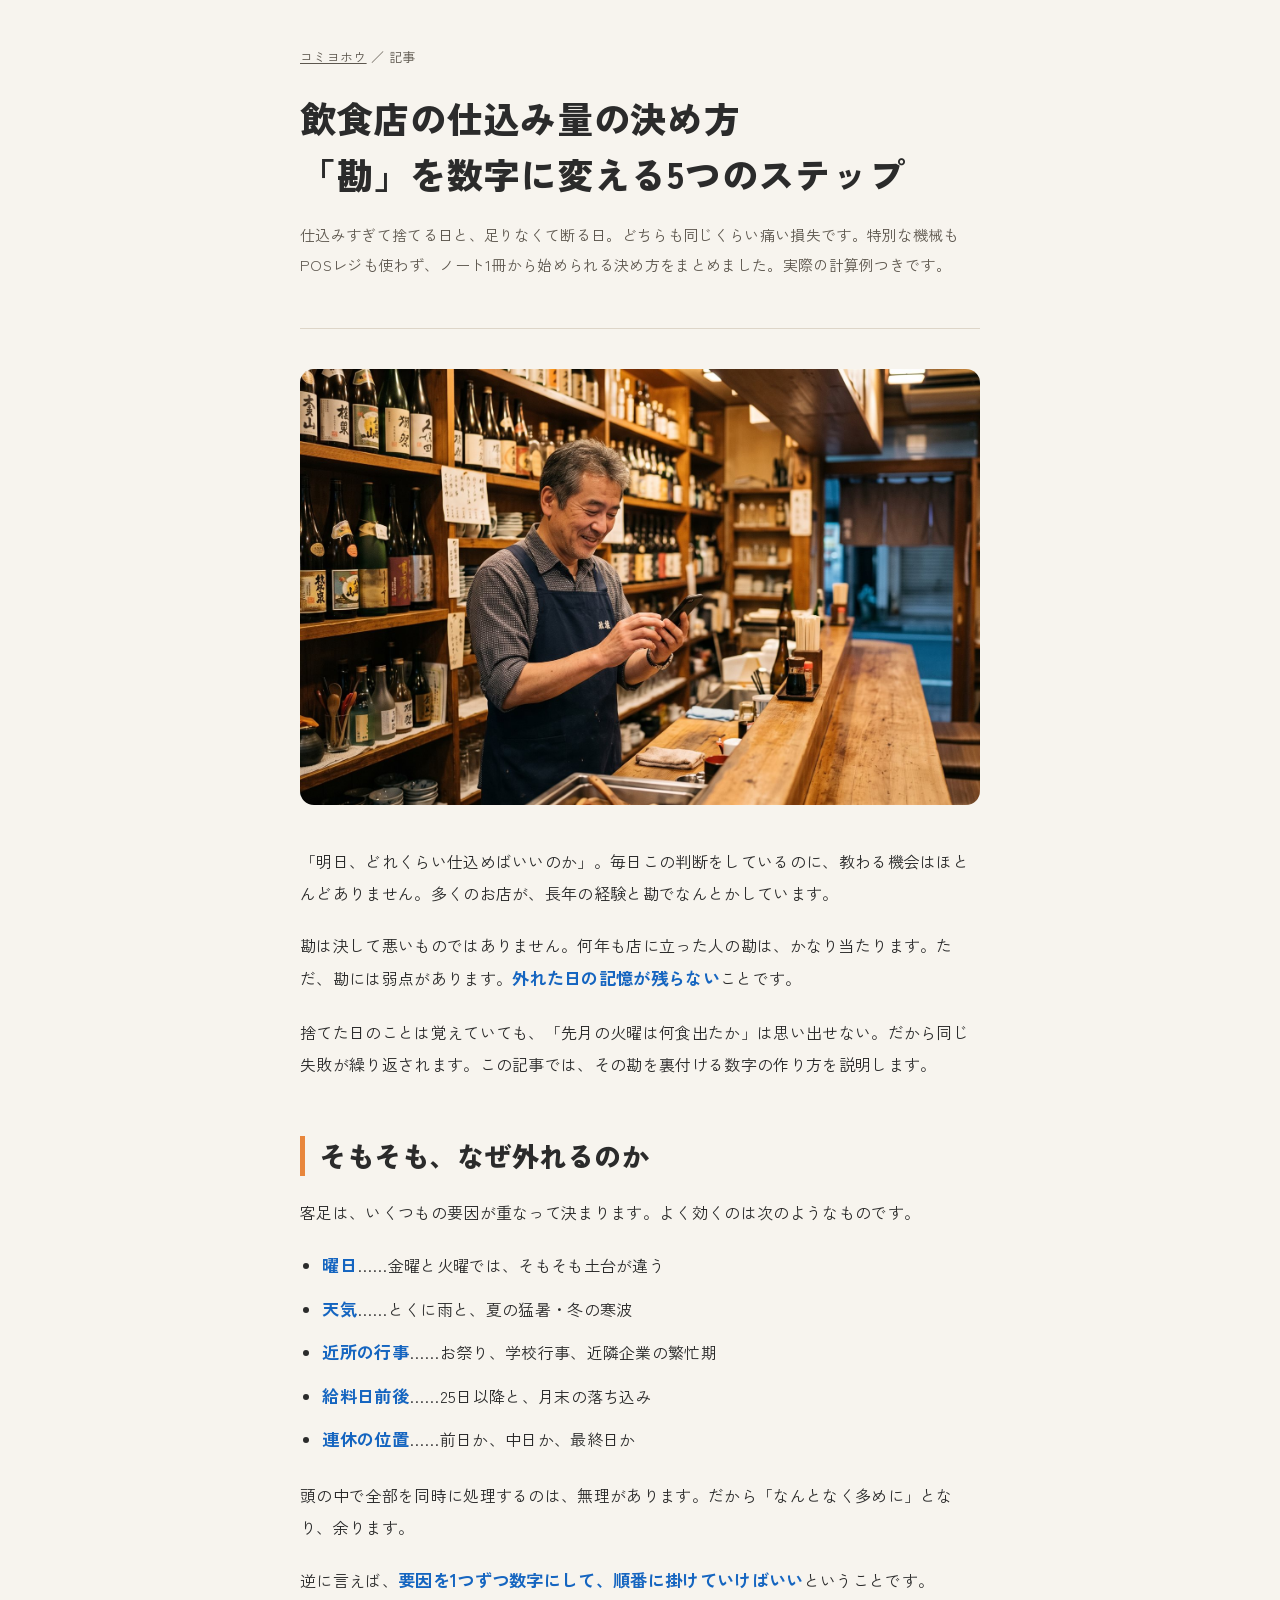
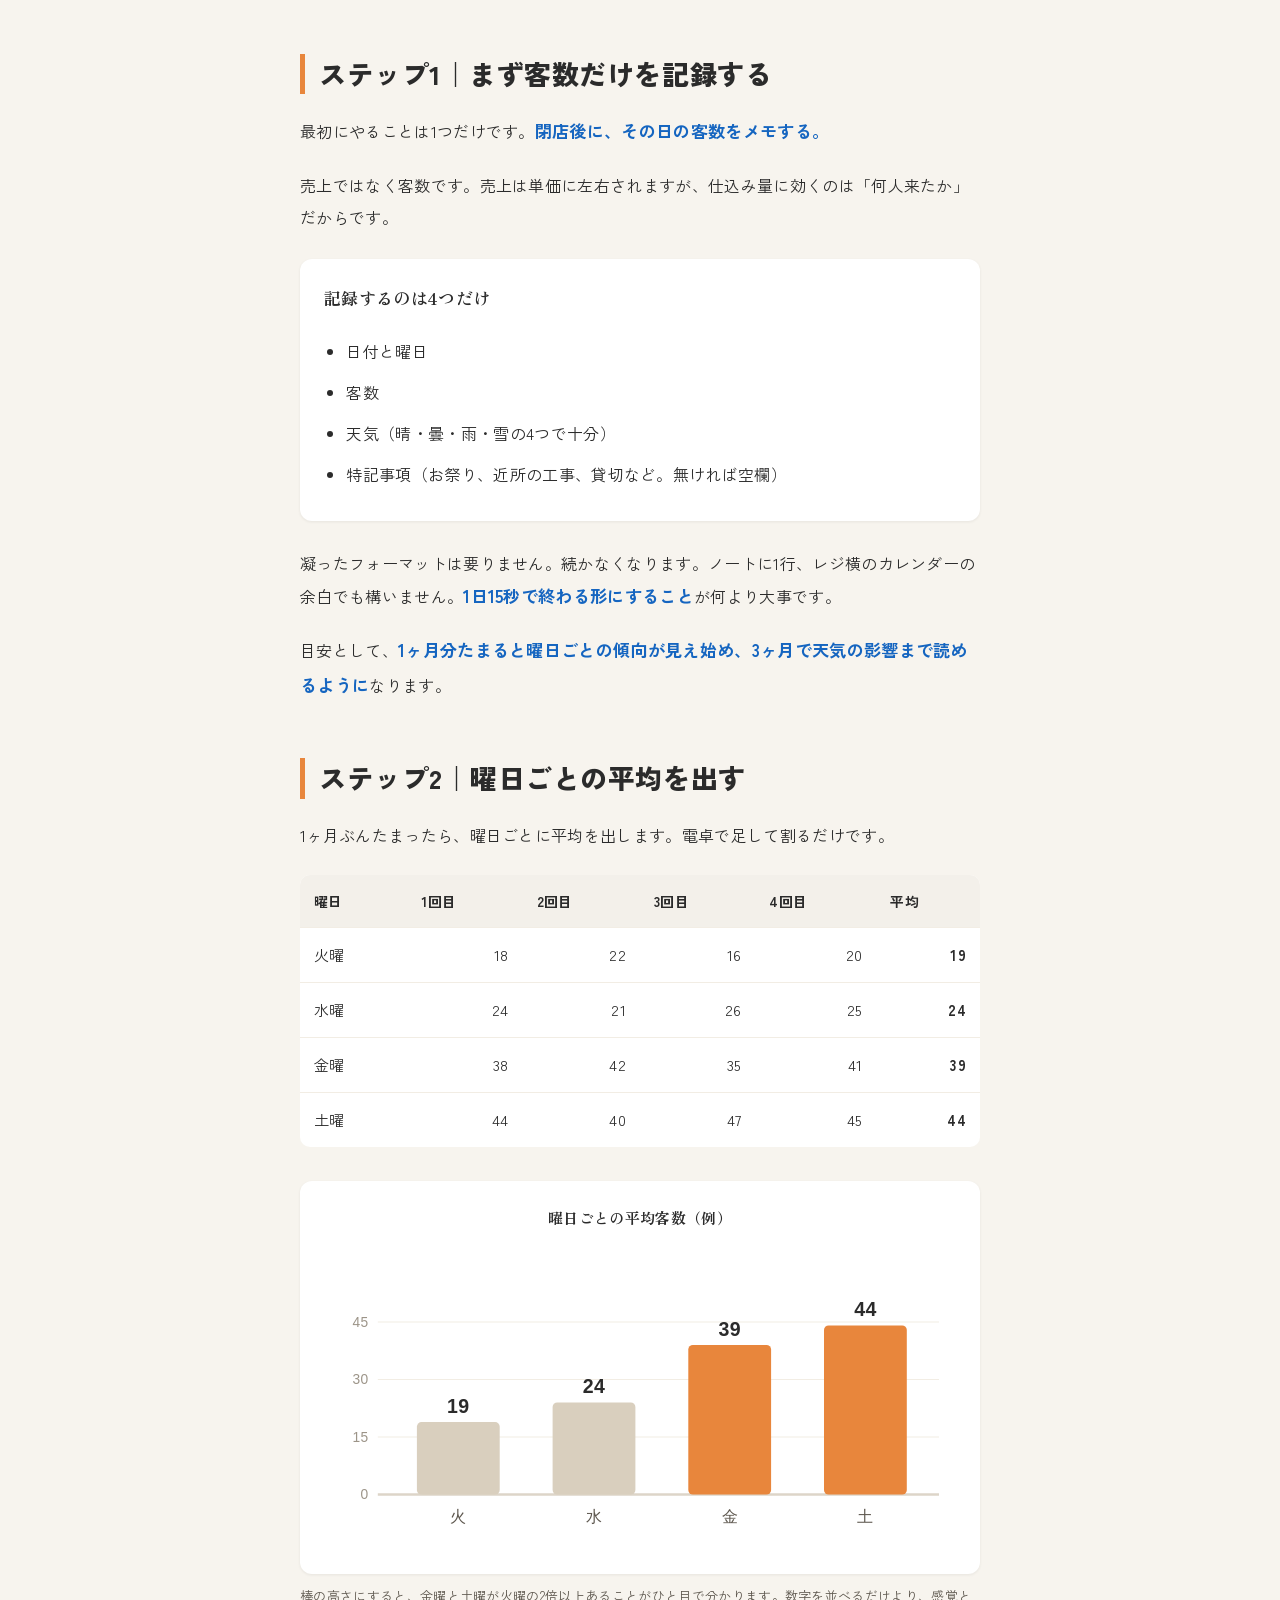
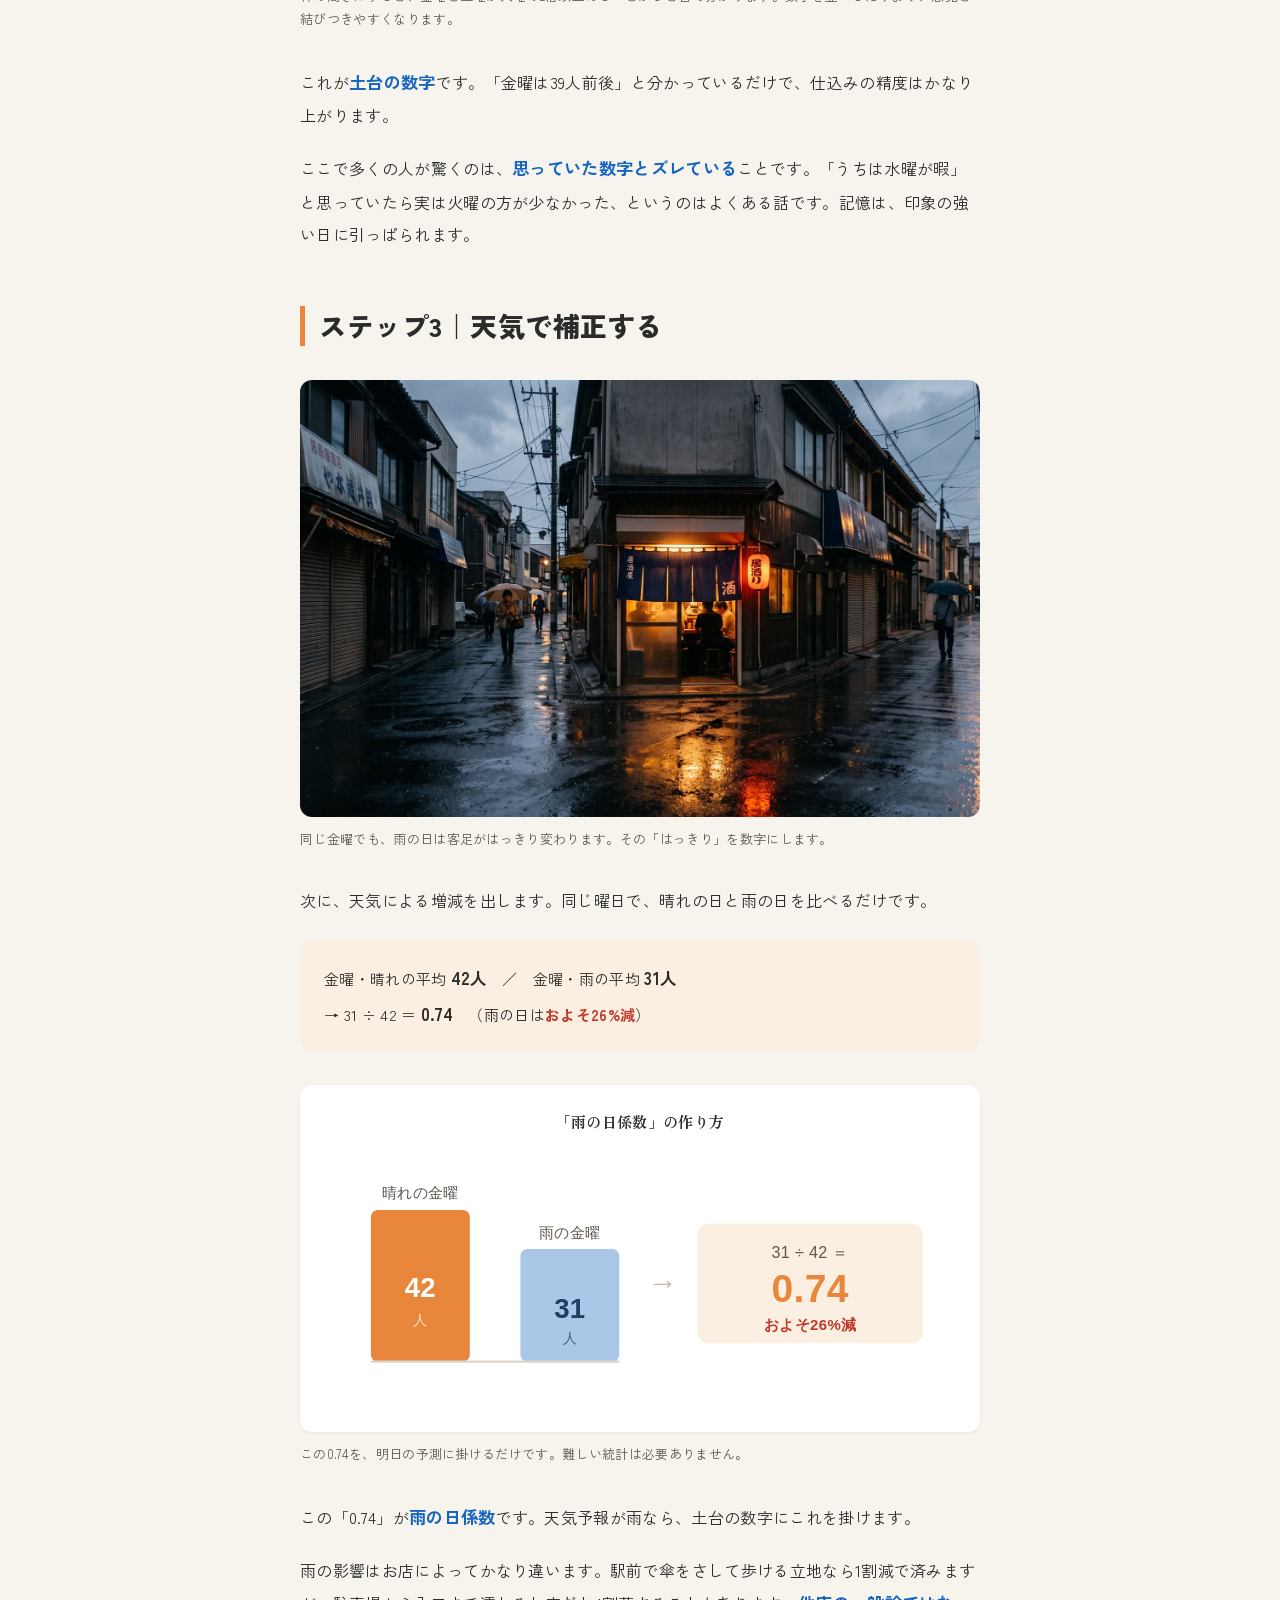
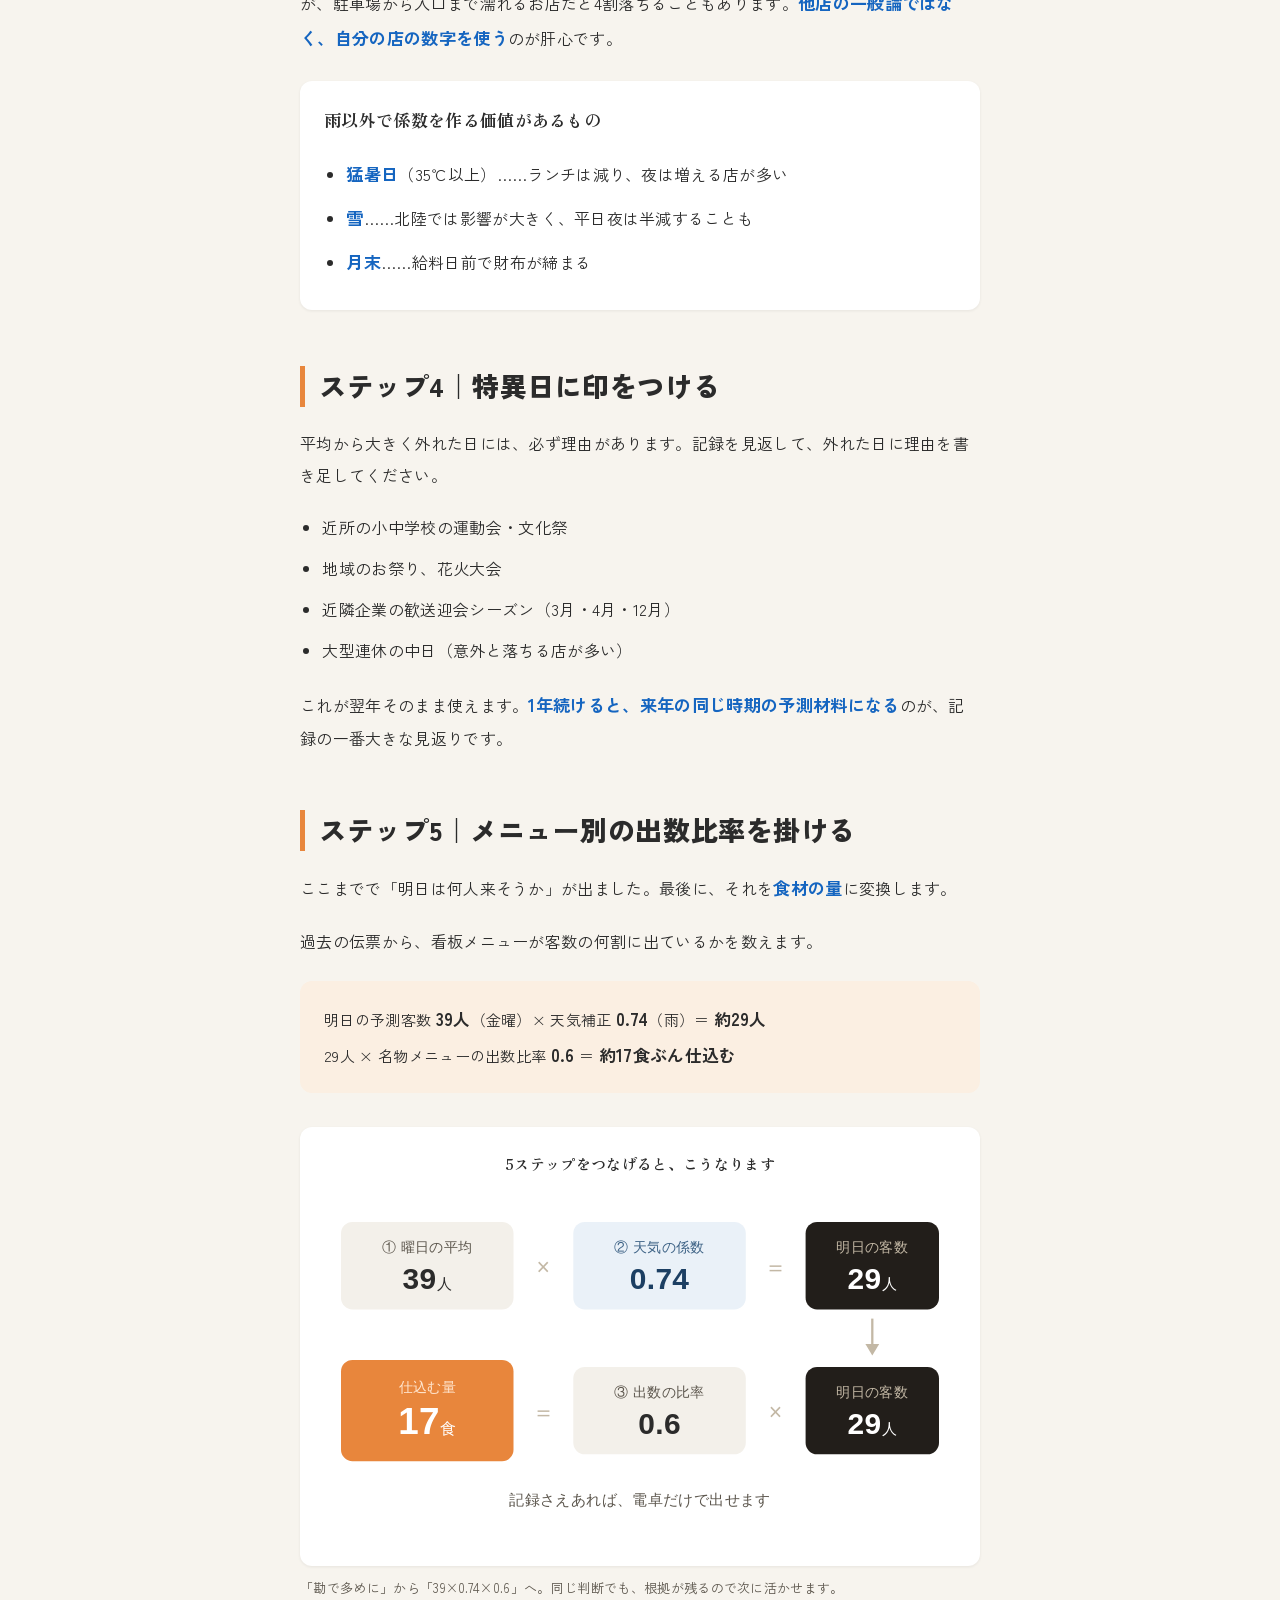
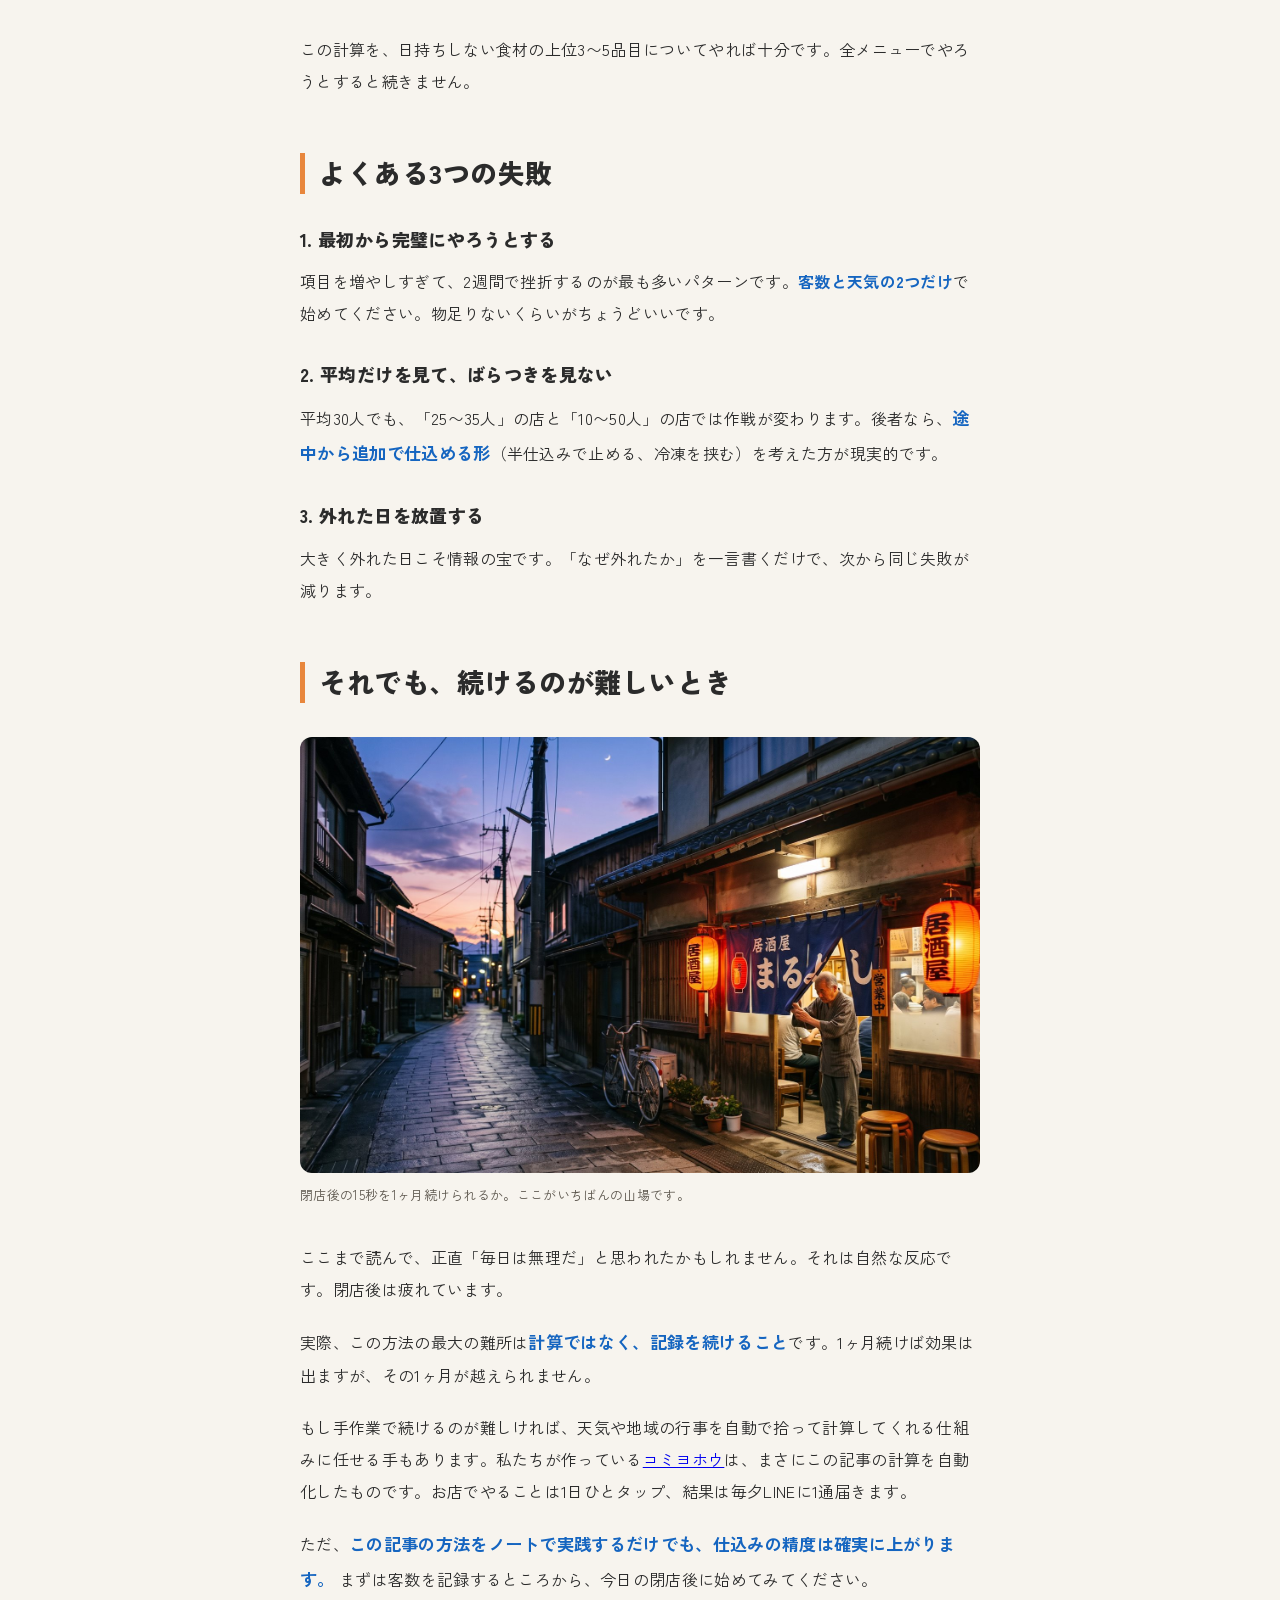
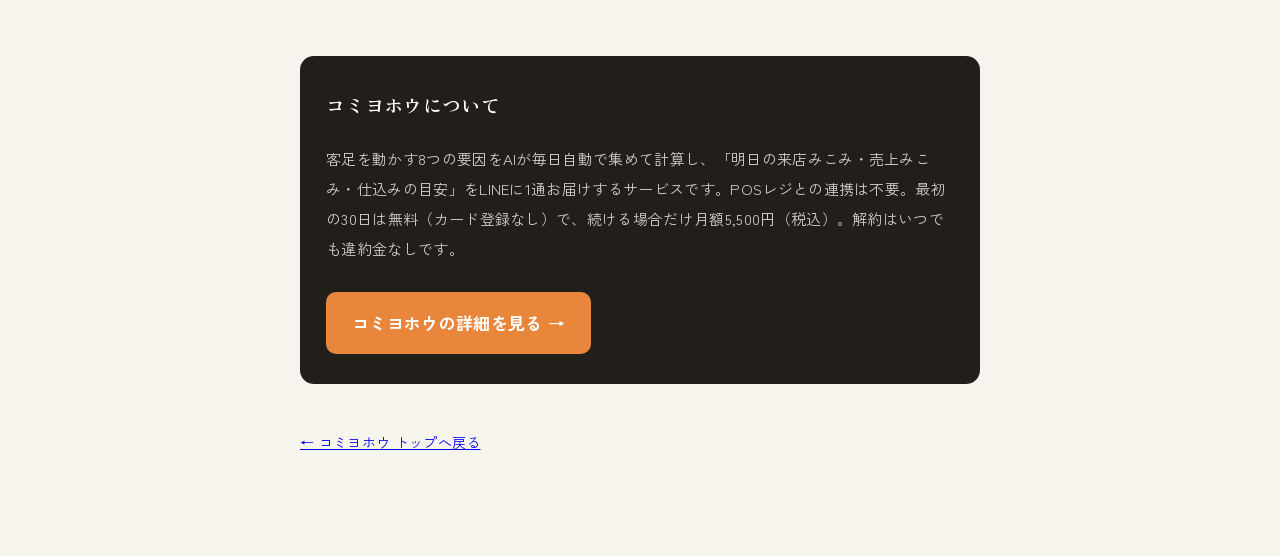
<file: blog/shikomi-ryou-kimekata.html>
<!DOCTYPE html>
<html lang="ja">
<head>
<!-- Google tag (gtag.js) -->
<script async src="https://www.googletagmanager.com/gtag/js?id=G-8SBC6NKFKL"></script>
<script>
  window.dataLayer = window.dataLayer || [];
  function gtag(){dataLayer.push(arguments);}
  gtag('js', new Date());
  gtag('config', 'G-8SBC6NKFKL');
</script>
<meta charset="UTF-8">
<meta name="viewport" content="width=device-width, initial-scale=1.0">
<link rel="canonical" href="https://komiyohou.ynht-web.com/blog/shikomi-ryou-kimekata.html">
<title>飲食店の仕込み量の決め方｜「勘」を数字に変える5つのステップ｜コミヨホウ</title>
<meta name="description" content="仕込みすぎて捨てる、足りなくて売り逃す。個人店の仕込み量を、特別な機械もPOSレジも使わずに決める方法を5ステップで解説します。ノート1冊から始められる、実際の計算例つき。">
<meta property="og:type" content="article">
<meta property="og:site_name" content="コミヨホウ">
<meta property="og:locale" content="ja_JP">
<meta property="og:title" content="飲食店の仕込み量の決め方｜「勘」を数字に変える5つのステップ｜コミヨホウ">
<meta property="og:description" content="仕込みすぎて捨てる、足りなくて売り逃す。個人店の仕込み量を、特別な機械もPOSレジも使わずに決める方法を5ステップで解説します。ノート1冊から始められる、実際の計算例つき。">
<meta property="og:url" content="https://komiyohou.ynht-web.com/blog/shikomi-ryou-kimekata.html">
<meta property="og:image" content="https://komiyohou.ynht-web.com/og.jpg">
<meta property="og:image:width" content="1200">
<meta property="og:image:height" content="630">
<meta name="twitter:card" content="summary_large_image">
<link rel="preconnect" href="https://fonts.googleapis.com">
<link rel="preconnect" href="https://fonts.gstatic.com" crossorigin>
<link href="https://fonts.googleapis.com/css2?family=Zen+Kaku+Gothic+New:wght@400;500;700&family=Zen+Old+Mincho:wght@600;700;900&display=swap" rel="stylesheet">
<link rel="stylesheet" href="../style.css">
<style>
  .art { max-width: 720px; margin: 0 auto; padding: 0 20px 80px; }
  .art-head { padding: 44px 0 28px; border-bottom: 1px solid #ddd5c8; margin-bottom: 40px; }
  .crumb { font-size: 13px; color: var(--sub); margin-bottom: 20px; }
  .crumb a { color: var(--sub); }
  .art h1 { font-size: clamp(25px, 5vw, 36px); line-height: 1.55; margin-bottom: 18px; }
  .lede { color: var(--sub); font-size: 15px; }
  .art h2 { font-size: clamp(21px, 3.6vw, 27px); margin: 56px 0 20px; padding-left: 14px;
            border-left: 5px solid var(--accent); line-height: 1.5; }
  .art h3 { font-size: 18px; margin: 32px 0 12px; }
  .art p { margin-bottom: 20px; }
  .art ul, .art ol { margin: 0 0 22px 1.4em; }
  .art li { margin-bottom: 9px; }
  .box { background: #fff; border-radius: 12px; padding: 22px 24px; margin: 26px 0;
         box-shadow: 0 1px 3px rgba(34,30,26,.07); }
  .box p:last-child, .box ul:last-child, .box ol:last-child { margin-bottom: 0; }
  .box-t { font-family: var(--serif); font-weight: 700; font-size: 17px; margin-bottom: 12px; }
  .calc { background: #FBEFE2; border-radius: 12px; padding: 20px 24px; margin: 24px 0;
          font-size: 15px; line-height: 2.1; }
  .calc b { font-size: 17px; }
  .tblwrap { overflow-x: auto; margin: 24px 0; }
  .art table { width: 100%; border-collapse: collapse; font-size: 15px; background: #fff; border-radius: 10px; overflow: hidden; }
  .art th, .art td { padding: 12px 14px; border-bottom: 1px solid #f2ede4; text-align: left; }
  .art th { background: #f3f0ea; font-weight: 700; font-size: 14px; white-space: nowrap; }
  .art td.n { text-align: right; font-variant-numeric: tabular-nums; white-space: nowrap; }
  .art tr:last-child td { border-bottom: none; }
  .ng { color: var(--demerit); font-weight: 700; }
  .ok { color: var(--merit); font-weight: 700; }
  .end { background: var(--dark); color: #F7F4EE; border-radius: 14px; padding: 30px 26px; margin: 60px 0 0; }
  .end .box-t { color: #fff; font-size: 19px; }
  .end p { color: rgba(247,244,238,.82); font-size: 15px; }
  .end a.btn { display: inline-block; background: var(--accent); color: #fff; text-decoration: none;
               padding: 14px 26px; border-radius: 10px; font-weight: 700; margin-top: 8px; }
  .backlink { margin-top: 44px; font-size: 14px; }

  /* 写真と図解 */
  figure { margin: 34px 0; }
  figure img { width: 100%; height: auto; border-radius: 12px; display: block; }
  figcaption { font-size: 13px; color: var(--sub); margin-top: 10px; line-height: 1.8; }
  .hero-fig { margin: 0 0 40px; }
  .hero-fig img { border-radius: 14px; }
  .fig-svg { background: #fff; border-radius: 12px; padding: 22px 18px;
             box-shadow: 0 1px 3px rgba(34,30,26,.07); }
  .fig-svg svg { width: 100%; height: auto; display: block; }
  .fig-t { font-family: var(--serif); font-weight: 700; font-size: 15px;
           margin: 0 0 16px; text-align: center; color: var(--ink); }
</style>
</head>
<body>

<article class="art">

  <div class="art-head">
    <p class="crumb"><a href="../">コミヨホウ</a> ／ 記事</p>
    <h1>飲食店の仕込み量の決め方<br>「勘」を数字に変える5つのステップ</h1>
    <p class="lede">仕込みすぎて捨てる日と、足りなくて断る日。どちらも同じくらい痛い損失です。特別な機械もPOSレジも使わず、ノート1冊から始められる決め方をまとめました。実際の計算例つきです。</p>
  </div>

  <figure class="hero-fig">
    <img src="../assets/web/1.jpg" alt="カウンター越しにスマートフォンを見る居酒屋の店主" width="1600" height="1030">
  </figure>

  <p>「明日、どれくらい仕込めばいいのか」。毎日この判断をしているのに、教わる機会はほとんどありません。多くのお店が、長年の経験と勘でなんとかしています。</p>

  <p>勘は決して悪いものではありません。何年も店に立った人の勘は、かなり当たります。ただ、勘には弱点があります。<strong>外れた日の記憶が残らない</strong>ことです。</p>

  <p>捨てた日のことは覚えていても、「先月の火曜は何食出たか」は思い出せない。だから同じ失敗が繰り返されます。この記事では、その勘を裏付ける数字の作り方を説明します。</p>

  <h2>そもそも、なぜ外れるのか</h2>

  <p>客足は、いくつもの要因が重なって決まります。よく効くのは次のようなものです。</p>

  <ul>
    <li><strong>曜日</strong>……金曜と火曜では、そもそも土台が違う</li>
    <li><strong>天気</strong>……とくに雨と、夏の猛暑・冬の寒波</li>
    <li><strong>近所の行事</strong>……お祭り、学校行事、近隣企業の繁忙期</li>
    <li><strong>給料日前後</strong>……25日以降と、月末の落ち込み</li>
    <li><strong>連休の位置</strong>……前日か、中日か、最終日か</li>
  </ul>

  <p>頭の中で全部を同時に処理するのは、無理があります。だから「なんとなく多めに」となり、余ります。</p>

  <p>逆に言えば、<strong>要因を1つずつ数字にして、順番に掛けていけばいい</strong>ということです。</p>

  <h2>ステップ1｜まず客数だけを記録する</h2>

  <p>最初にやることは1つだけです。<strong>閉店後に、その日の客数をメモする。</strong></p>

  <p>売上ではなく客数です。売上は単価に左右されますが、仕込み量に効くのは「何人来たか」だからです。</p>

  <div class="box">
    <p class="box-t">記録するのは4つだけ</p>
    <ul>
      <li>日付と曜日</li>
      <li>客数</li>
      <li>天気（晴・曇・雨・雪の4つで十分）</li>
      <li>特記事項（お祭り、近所の工事、貸切など。無ければ空欄）</li>
    </ul>
  </div>

  <p>凝ったフォーマットは要りません。続かなくなります。ノートに1行、レジ横のカレンダーの余白でも構いません。<strong>1日15秒で終わる形にすること</strong>が何より大事です。</p>

  <p>目安として、<strong>1ヶ月分たまると曜日ごとの傾向が見え始め、3ヶ月で天気の影響まで読めるように</strong>なります。</p>

  <h2>ステップ2｜曜日ごとの平均を出す</h2>

  <p>1ヶ月ぶんたまったら、曜日ごとに平均を出します。電卓で足して割るだけです。</p>

  <div class="tblwrap">
    <table>
      <thead><tr><th>曜日</th><th class="n">1回目</th><th class="n">2回目</th><th class="n">3回目</th><th class="n">4回目</th><th class="n">平均</th></tr></thead>
      <tbody>
        <tr><td>火曜</td><td class="n">18</td><td class="n">22</td><td class="n">16</td><td class="n">20</td><td class="n"><b>19</b></td></tr>
        <tr><td>水曜</td><td class="n">24</td><td class="n">21</td><td class="n">26</td><td class="n">25</td><td class="n"><b>24</b></td></tr>
        <tr><td>金曜</td><td class="n">38</td><td class="n">42</td><td class="n">35</td><td class="n">41</td><td class="n"><b>39</b></td></tr>
        <tr><td>土曜</td><td class="n">44</td><td class="n">40</td><td class="n">47</td><td class="n">45</td><td class="n"><b>44</b></td></tr>
      </tbody>
    </table>
  </div>

  <figure>
    <div class="fig-svg">
      <p class="fig-t">曜日ごとの平均客数（例）</p>
      <svg viewBox="0 0 560 260" role="img" aria-label="曜日別の平均客数を示す棒グラフ。火曜19人、水曜24人、金曜39人、土曜44人。">
        <line x1="52" y1="210" x2="540" y2="210" stroke="#ddd5c8" stroke-width="2"/>
        <g stroke="#f2ede4" stroke-width="1">
          <line x1="52" y1="160" x2="540" y2="160"/>
          <line x1="52" y1="110" x2="540" y2="110"/>
          <line x1="52" y1="60"  x2="540" y2="60"/>
        </g>
        <g fill="#9c9488" font-size="12" font-family="sans-serif" text-anchor="end">
          <text x="44" y="214">0</text><text x="44" y="164">15</text>
          <text x="44" y="114">30</text><text x="44" y="64">45</text>
        </g>
        <g>
          <rect x="86"  y="147" width="72" height="63"  rx="4" fill="#d9cfbe"/>
          <rect x="204" y="130" width="72" height="80"  rx="4" fill="#d9cfbe"/>
          <rect x="322" y="80"  width="72" height="130" rx="4" fill="#E8863C"/>
          <rect x="440" y="63"  width="72" height="147" rx="4" fill="#E8863C"/>
        </g>
        <g font-family="sans-serif" text-anchor="middle" font-weight="700">
          <g fill="#2B2B2B" font-size="17">
            <text x="122" y="139">19</text><text x="240" y="122">24</text>
            <text x="358" y="72">39</text><text x="476" y="55">44</text>
          </g>
          <g fill="#5d574e" font-size="14" font-weight="400">
            <text x="122" y="234">火</text><text x="240" y="234">水</text>
            <text x="358" y="234">金</text><text x="476" y="234">土</text>
          </g>
        </g>
      </svg>
    </div>
    <figcaption>棒の高さにすると、金曜と土曜が火曜の2倍以上あることがひと目で分かります。数字を並べるだけより、感覚と結びつきやすくなります。</figcaption>
  </figure>

  <p>これが<strong>土台の数字</strong>です。「金曜は39人前後」と分かっているだけで、仕込みの精度はかなり上がります。</p>

  <p>ここで多くの人が驚くのは、<strong>思っていた数字とズレている</strong>ことです。「うちは水曜が暇」と思っていたら実は火曜の方が少なかった、というのはよくある話です。記憶は、印象の強い日に引っぱられます。</p>

  <h2>ステップ3｜天気で補正する</h2>

  <figure>
    <img src="../assets/web/3.jpg" alt="雨の日の夕方、灯りのついた居酒屋と濡れた路面" width="1600" height="1030" loading="lazy">
    <figcaption>同じ金曜でも、雨の日は客足がはっきり変わります。その「はっきり」を数字にします。</figcaption>
  </figure>

  <p>次に、天気による増減を出します。同じ曜日で、晴れの日と雨の日を比べるだけです。</p>

  <div class="calc">
    金曜・晴れの平均 <b>42人</b>　／　金曜・雨の平均 <b>31人</b><br>
    → 31 ÷ 42 ＝ <b>0.74</b>　（雨の日は<span class="ng">およそ26%減</span>）
  </div>

  <figure>
    <div class="fig-svg">
      <p class="fig-t">「雨の日係数」の作り方</p>
      <svg viewBox="0 0 560 220" role="img" aria-label="晴れの日42人に対し雨の日は31人。31割る42で係数0.74、およそ26パーセント減。">
        <g text-anchor="middle" font-family="sans-serif">
          <rect x="46" y="46" width="86" height="132" rx="6" fill="#E8863C"/>
          <text x="89" y="36" font-size="13" fill="#5d574e">晴れの金曜</text>
          <text x="89" y="122" font-size="24" font-weight="700" fill="#fff">42</text>
          <text x="89" y="146" font-size="12" fill="#ffe6d0">人</text>

          <rect x="176" y="80" width="86" height="98" rx="6" fill="#a9c8e8"/>
          <text x="219" y="70" font-size="13" fill="#5d574e">雨の金曜</text>
          <text x="219" y="140" font-size="24" font-weight="700" fill="#1c3f63">31</text>
          <text x="219" y="162" font-size="12" fill="#3d6285">人</text>

          <line x1="46" y1="178" x2="262" y2="178" stroke="#ddd5c8" stroke-width="2"/>

          <text x="300" y="118" font-size="26" fill="#c3b8a5">→</text>

          <rect x="330" y="58" width="196" height="104" rx="10" fill="#FBEFE2"/>
          <text x="428" y="88" font-size="14" fill="#5d574e">31 ÷ 42 ＝</text>
          <text x="428" y="126" font-size="34" font-weight="700" fill="#E8863C">0.74</text>
          <text x="428" y="150" font-size="13" fill="#C0392B" font-weight="700">およそ26%減</text>
        </g>
      </svg>
    </div>
    <figcaption>この0.74を、明日の予測に掛けるだけです。難しい統計は必要ありません。</figcaption>
  </figure>

  <p>この「0.74」が<strong>雨の日係数</strong>です。天気予報が雨なら、土台の数字にこれを掛けます。</p>

  <p>雨の影響はお店によってかなり違います。駅前で傘をさして歩ける立地なら1割減で済みますが、駐車場から入口まで濡れるお店だと4割落ちることもあります。<strong>他店の一般論ではなく、自分の店の数字を使う</strong>のが肝心です。</p>

  <div class="box">
    <p class="box-t">雨以外で係数を作る価値があるもの</p>
    <ul>
      <li><strong>猛暑日</strong>（35℃以上）……ランチは減り、夜は増える店が多い</li>
      <li><strong>雪</strong>……北陸では影響が大きく、平日夜は半減することも</li>
      <li><strong>月末</strong>……給料日前で財布が締まる</li>
    </ul>
  </div>

  <h2>ステップ4｜特異日に印をつける</h2>

  <p>平均から大きく外れた日には、必ず理由があります。記録を見返して、外れた日に理由を書き足してください。</p>

  <ul>
    <li>近所の小中学校の運動会・文化祭</li>
    <li>地域のお祭り、花火大会</li>
    <li>近隣企業の歓送迎会シーズン（3月・4月・12月）</li>
    <li>大型連休の中日（意外と落ちる店が多い）</li>
  </ul>

  <p>これが翌年そのまま使えます。<strong>1年続けると、来年の同じ時期の予測材料になる</strong>のが、記録の一番大きな見返りです。</p>

  <h2>ステップ5｜メニュー別の出数比率を掛ける</h2>

  <p>ここまでで「明日は何人来そうか」が出ました。最後に、それを<strong>食材の量</strong>に変換します。</p>

  <p>過去の伝票から、看板メニューが客数の何割に出ているかを数えます。</p>

  <div class="calc">
    明日の予測客数 <b>39人</b>（金曜）× 天気補正 <b>0.74</b>（雨）＝ <b>約29人</b><br>
    29人 × 名物メニューの出数比率 <b>0.6</b> ＝ <b>約17食ぶん仕込む</b>
  </div>

  <figure>
    <div class="fig-svg">
      <p class="fig-t">5ステップをつなげると、こうなります</p>
      <svg viewBox="0 0 560 300" role="img" aria-label="金曜の平均39人に雨の係数0.74を掛けて約29人、さらに出数比率0.6を掛けて約17食という計算の流れ図。">
        <g font-family="sans-serif">
          <rect x="20" y="20" width="150" height="76" rx="10" fill="#f3f0ea"/>
          <text x="95" y="46" font-size="12" fill="#5d574e" text-anchor="middle">① 曜日の平均</text>
          <text x="95" y="78" font-size="26" font-weight="700" fill="#2B2B2B" text-anchor="middle">39<tspan font-size="13" font-weight="400">人</tspan></text>

          <text x="196" y="66" font-size="20" fill="#c3b8a5" text-anchor="middle">×</text>

          <rect x="222" y="20" width="150" height="76" rx="10" fill="#eaf1f8"/>
          <text x="297" y="46" font-size="12" fill="#3d6285" text-anchor="middle">② 天気の係数</text>
          <text x="297" y="78" font-size="26" font-weight="700" fill="#1c3f63" text-anchor="middle">0.74</text>

          <text x="398" y="66" font-size="20" fill="#c3b8a5" text-anchor="middle">＝</text>

          <rect x="424" y="20" width="116" height="76" rx="10" fill="#221E1A"/>
          <text x="482" y="46" font-size="12" fill="#c3b8a5" text-anchor="middle">明日の客数</text>
          <text x="482" y="78" font-size="26" font-weight="700" fill="#fff" text-anchor="middle">29<tspan font-size="13" font-weight="400">人</tspan></text>

          <path d="M482 104 L482 132" stroke="#c3b8a5" stroke-width="2"/>
          <path d="M476 126 L482 136 L488 126 Z" fill="#c3b8a5"/>

          <rect x="424" y="146" width="116" height="76" rx="10" fill="#221E1A"/>
          <text x="482" y="172" font-size="12" fill="#c3b8a5" text-anchor="middle">明日の客数</text>
          <text x="482" y="204" font-size="26" font-weight="700" fill="#fff" text-anchor="middle">29<tspan font-size="13" font-weight="400">人</tspan></text>

          <text x="398" y="192" font-size="20" fill="#c3b8a5" text-anchor="middle">×</text>

          <rect x="222" y="146" width="150" height="76" rx="10" fill="#f3f0ea"/>
          <text x="297" y="172" font-size="12" fill="#5d574e" text-anchor="middle">③ 出数の比率</text>
          <text x="297" y="204" font-size="26" font-weight="700" fill="#2B2B2B" text-anchor="middle">0.6</text>

          <text x="196" y="192" font-size="20" fill="#c3b8a5" text-anchor="middle">＝</text>

          <rect x="20" y="140" width="150" height="88" rx="10" fill="#E8863C"/>
          <text x="95" y="168" font-size="12" fill="#ffe6d0" text-anchor="middle">仕込む量</text>
          <text x="95" y="204" font-size="32" font-weight="700" fill="#fff" text-anchor="middle">17<tspan font-size="14" font-weight="400">食</tspan></text>

          <text x="280" y="266" font-size="13" fill="#5d574e" text-anchor="middle">記録さえあれば、電卓だけで出せます</text>
        </g>
      </svg>
    </div>
    <figcaption>「勘で多めに」から「39×0.74×0.6」へ。同じ判断でも、根拠が残るので次に活かせます。</figcaption>
  </figure>

  <p>この計算を、日持ちしない食材の上位3〜5品目についてやれば十分です。全メニューでやろうとすると続きません。</p>

  <h2>よくある3つの失敗</h2>

  <h3>1. 最初から完璧にやろうとする</h3>
  <p>項目を増やしすぎて、2週間で挫折するのが最も多いパターンです。<span class="ok">客数と天気の2つだけ</span>で始めてください。物足りないくらいがちょうどいいです。</p>

  <h3>2. 平均だけを見て、ばらつきを見ない</h3>
  <p>平均30人でも、「25〜35人」の店と「10〜50人」の店では作戦が変わります。後者なら、<strong>途中から追加で仕込める形</strong>（半仕込みで止める、冷凍を挟む）を考えた方が現実的です。</p>

  <h3>3. 外れた日を放置する</h3>
  <p>大きく外れた日こそ情報の宝です。「なぜ外れたか」を一言書くだけで、次から同じ失敗が減ります。</p>

  <h2>それでも、続けるのが難しいとき</h2>

  <figure>
    <img src="../assets/web/8.jpg" alt="夕暮れの路地で、のれんを出す居酒屋の店主" width="1600" height="1030" loading="lazy">
    <figcaption>閉店後の15秒を1ヶ月続けられるか。ここがいちばんの山場です。</figcaption>
  </figure>

  <p>ここまで読んで、正直「毎日は無理だ」と思われたかもしれません。それは自然な反応です。閉店後は疲れています。</p>

  <p>実際、この方法の最大の難所は<strong>計算ではなく、記録を続けること</strong>です。1ヶ月続けば効果は出ますが、その1ヶ月が越えられません。</p>

  <p>もし手作業で続けるのが難しければ、天気や地域の行事を自動で拾って計算してくれる仕組みに任せる手もあります。私たちが作っている<a href="../">コミヨホウ</a>は、まさにこの記事の計算を自動化したものです。お店でやることは1日ひとタップ、結果は毎夕LINEに1通届きます。</p>

  <p>ただ、<strong>この記事の方法をノートで実践するだけでも、仕込みの精度は確実に上がります。</strong> まずは客数を記録するところから、今日の閉店後に始めてみてください。</p>

  <div class="end">
    <p class="box-t">コミヨホウについて</p>
    <p>客足を動かす8つの要因をAIが毎日自動で集めて計算し、「明日の来店みこみ・売上みこみ・仕込みの目安」をLINEに1通お届けするサービスです。POSレジとの連携は不要。最初の30日は無料（カード登録なし）で、続ける場合だけ月額5,500円（税込）。解約はいつでも違約金なしです。</p>
    <a class="btn" href="../">コミヨホウの詳細を見る →</a>
  </div>

  <p class="backlink"><a href="../">← コミヨホウ トップへ戻る</a></p>

</article>

<script type="application/ld+json">
{
  "@context": "https://schema.org",
  "@type": "Article",
  "headline": "飲食店の仕込み量の決め方｜「勘」を数字に変える5つのステップ",
  "description": "仕込みすぎて捨てる、足りなくて売り逃す。個人店の仕込み量を、特別な機械もPOSレジも使わずに決める方法を5ステップで解説します。",
  "inLanguage": "ja",
  "datePublished": "2026-07-20",
  "dateModified": "2026-07-20",
  "mainEntityOfPage": "https://komiyohou.ynht-web.com/blog/shikomi-ryou-kimekata.html",
  "author": { "@type": "Organization", "name": "YNHT" },
  "publisher": {
    "@type": "Organization",
    "name": "YNHT",
    "address": { "@type": "PostalAddress", "addressCountry": "JP", "addressRegion": "福井県", "addressLocality": "越前市" }
  }
}
</script>

</body>
</html>
</file>
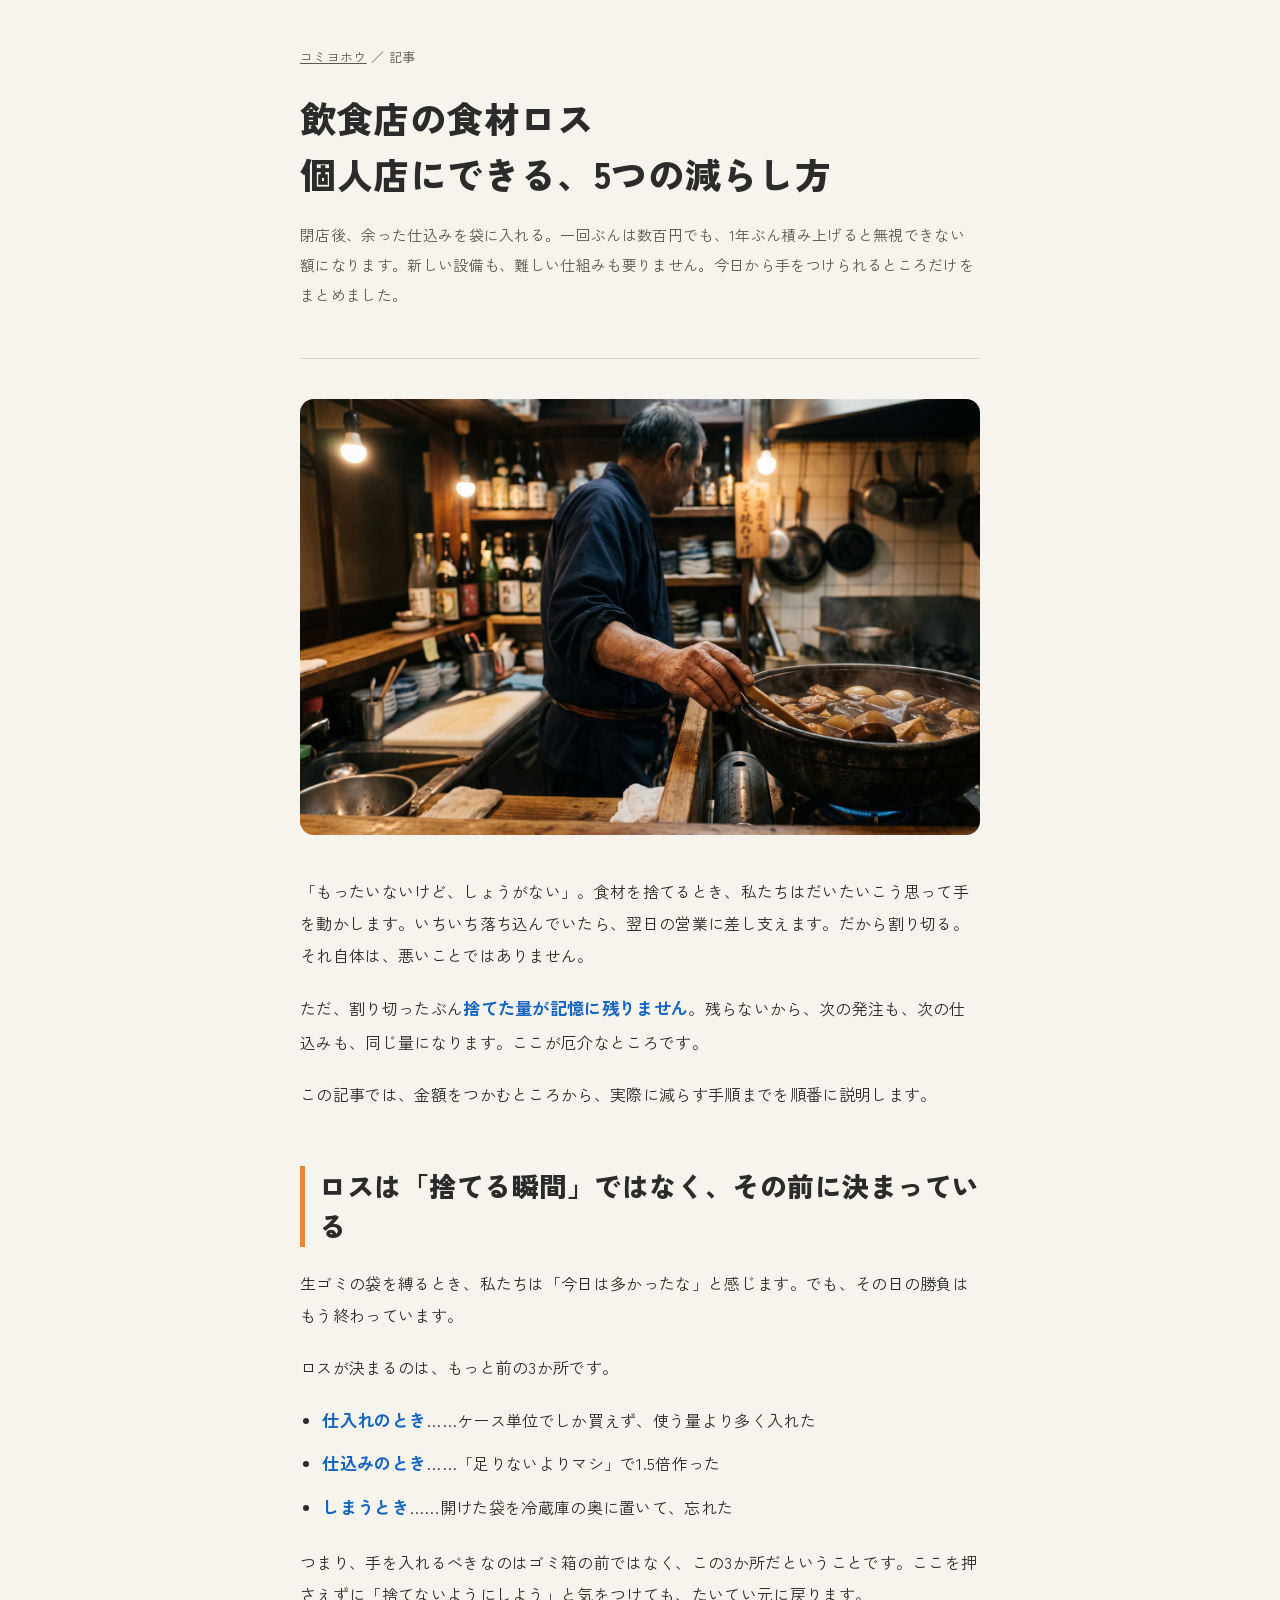
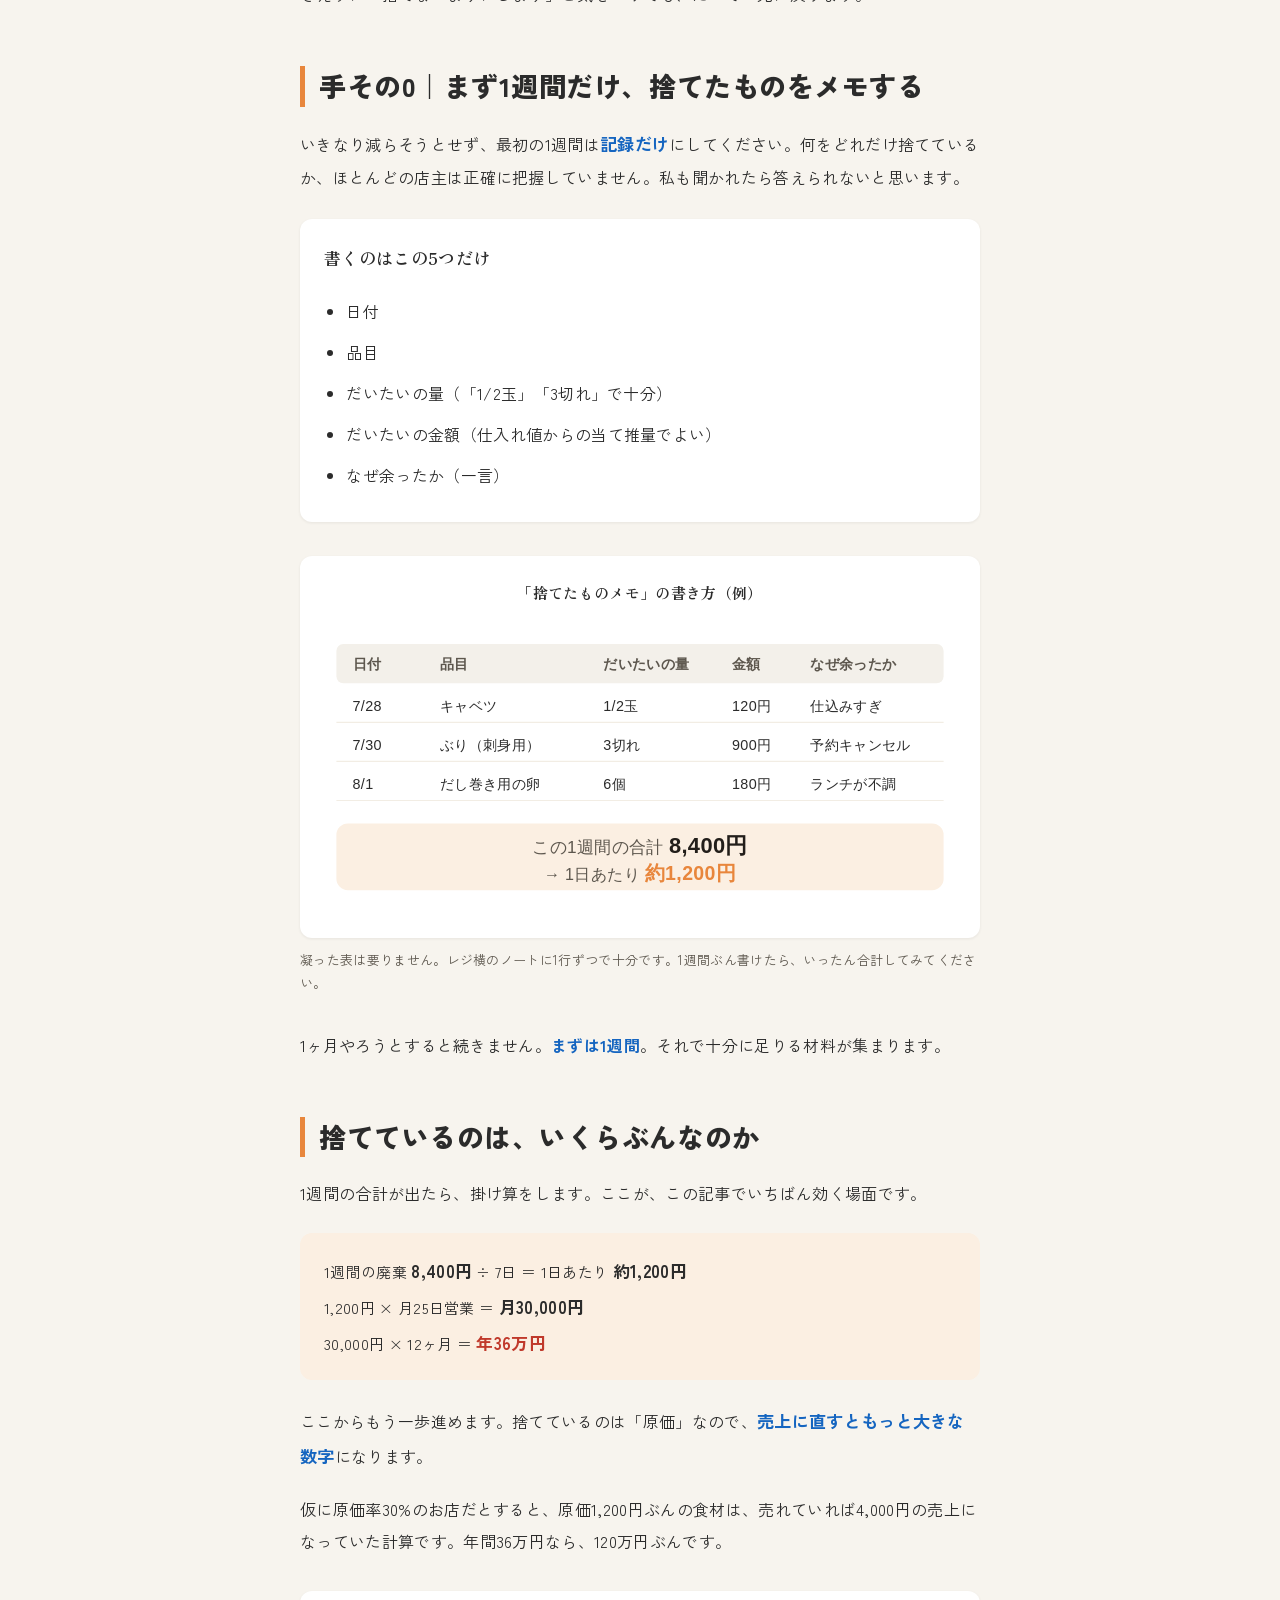
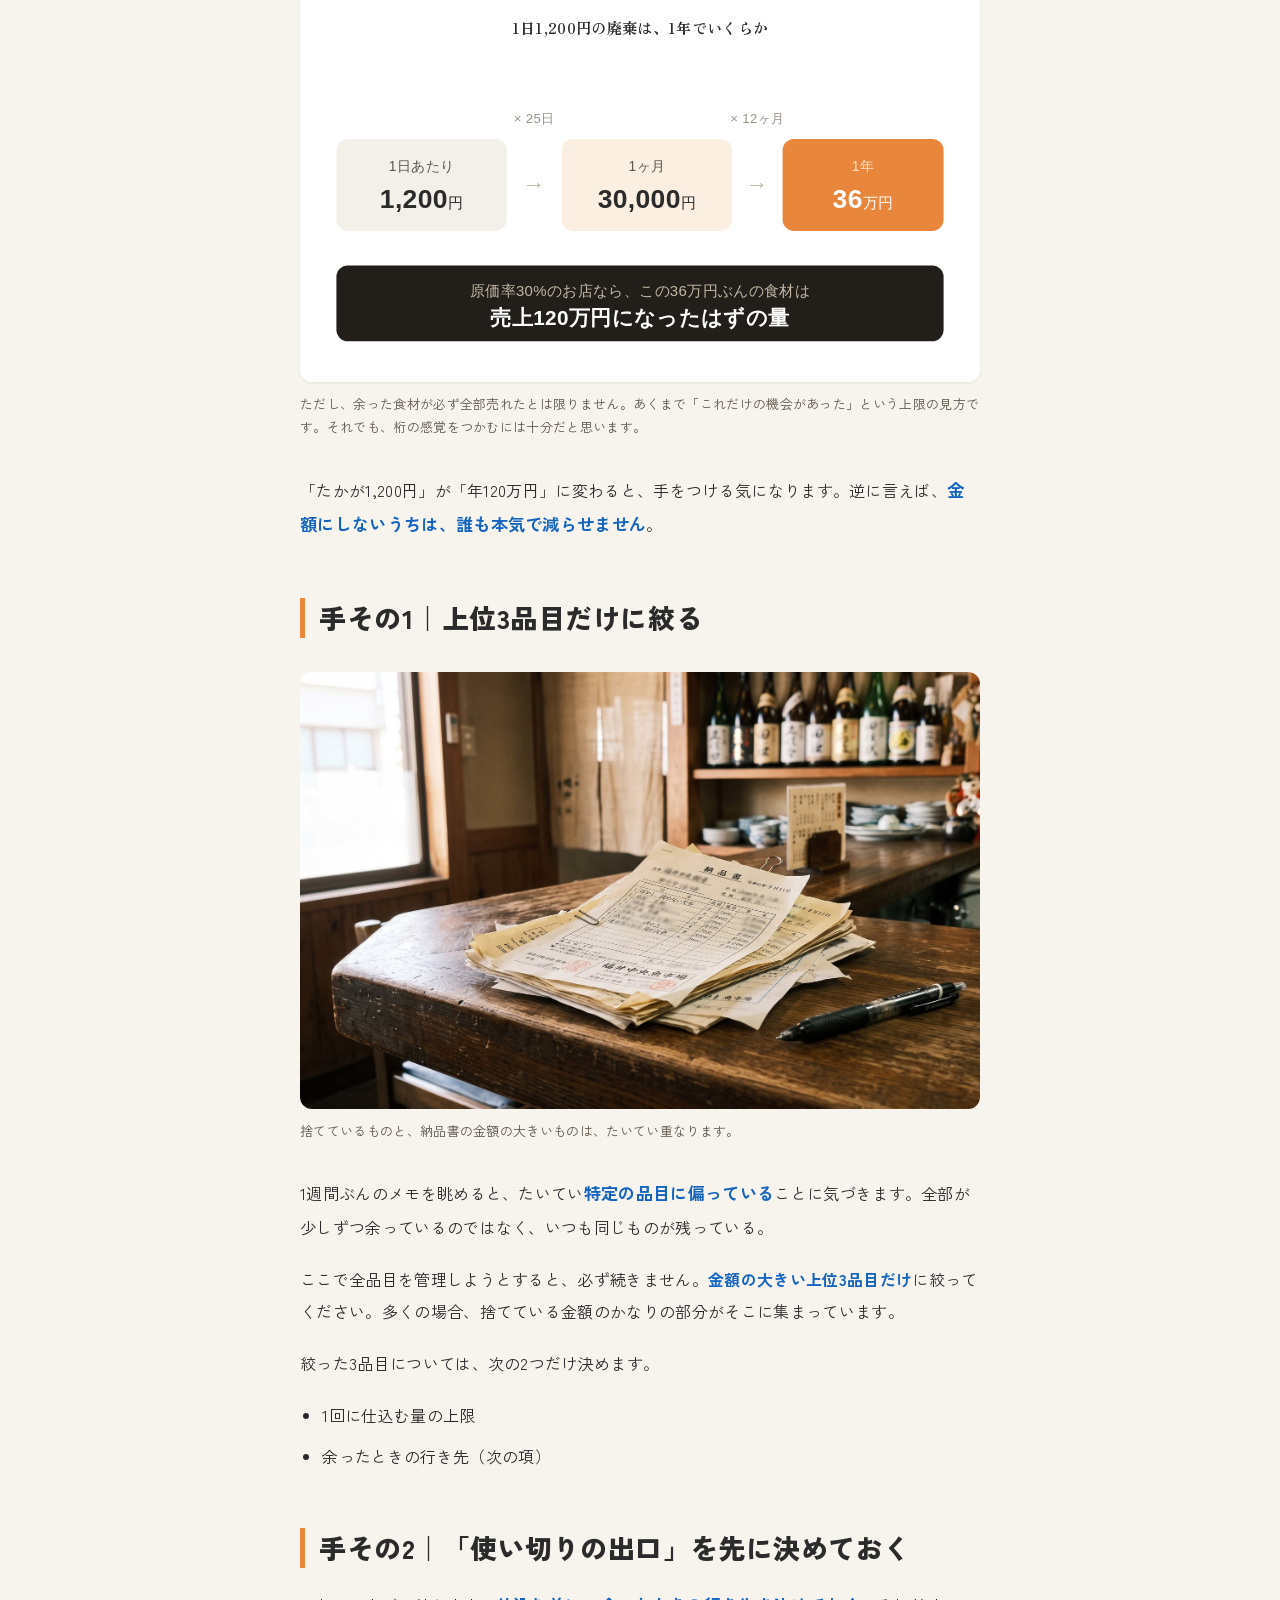
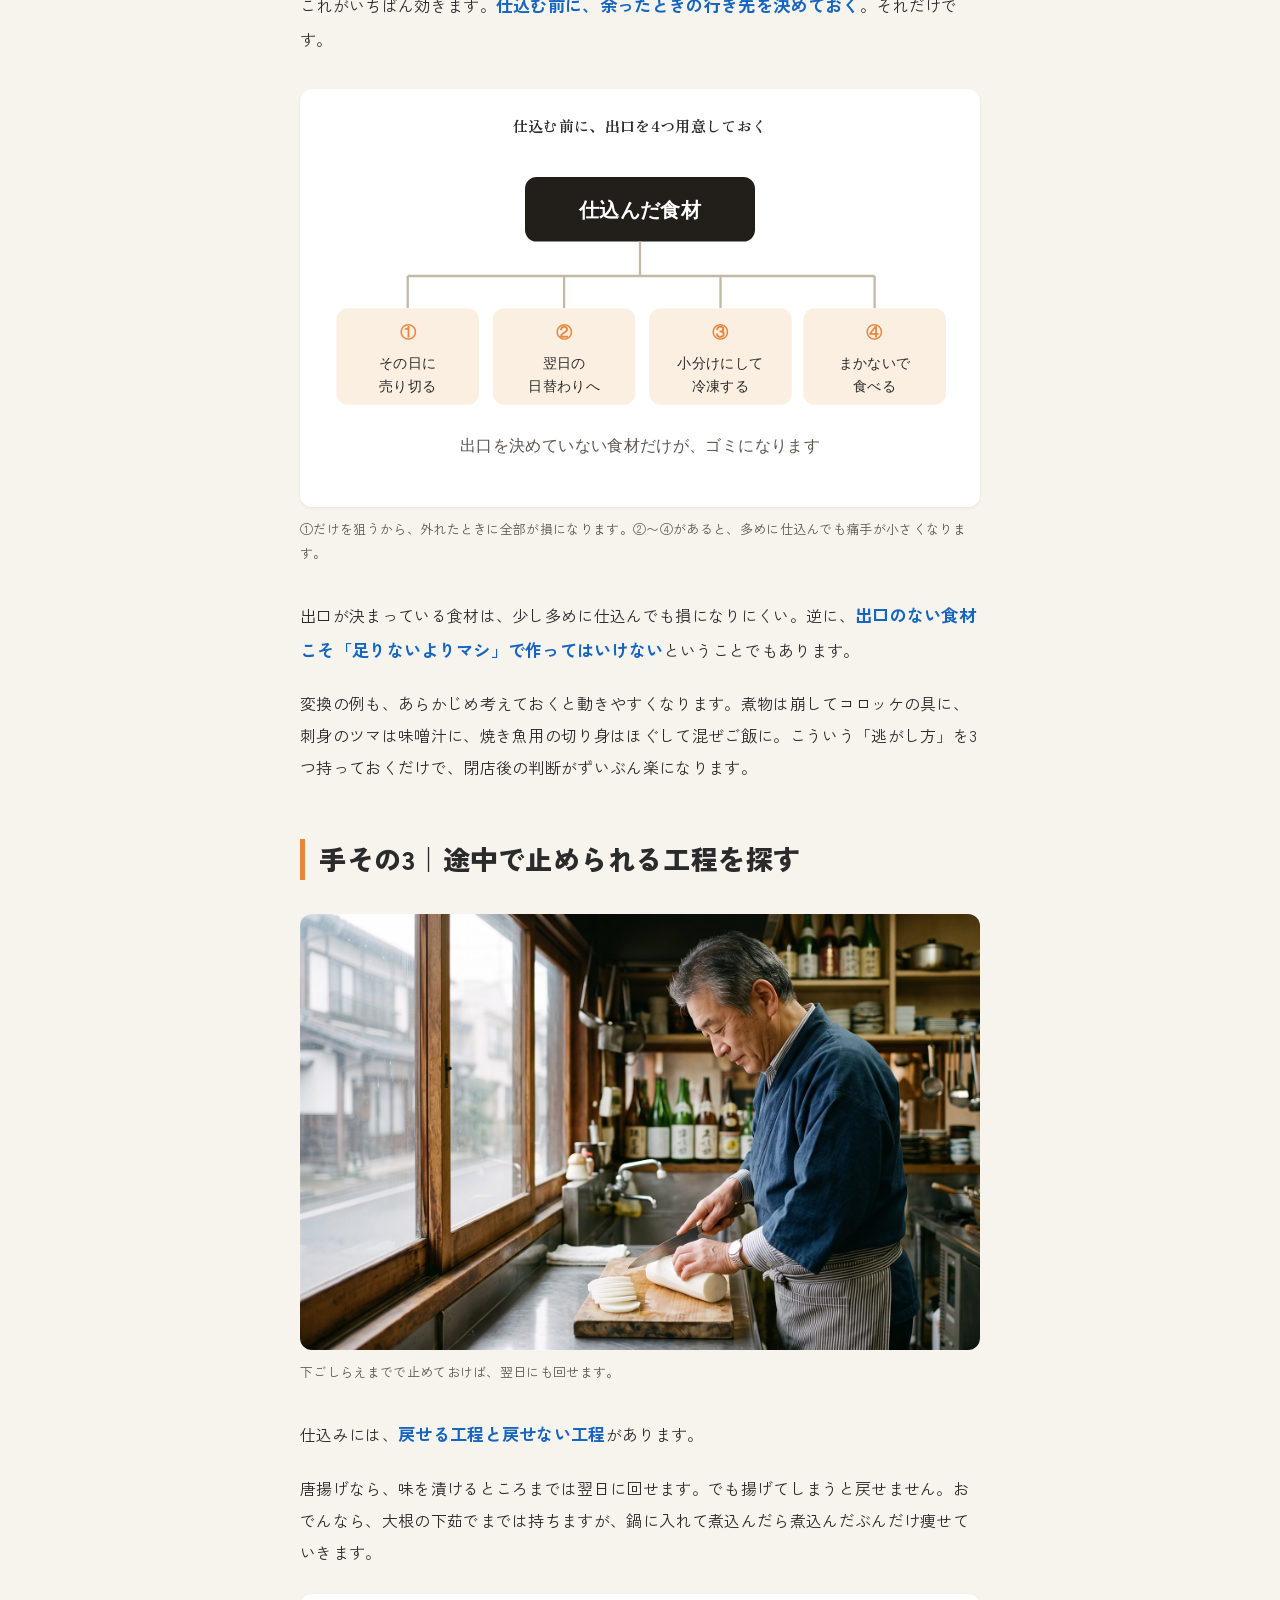
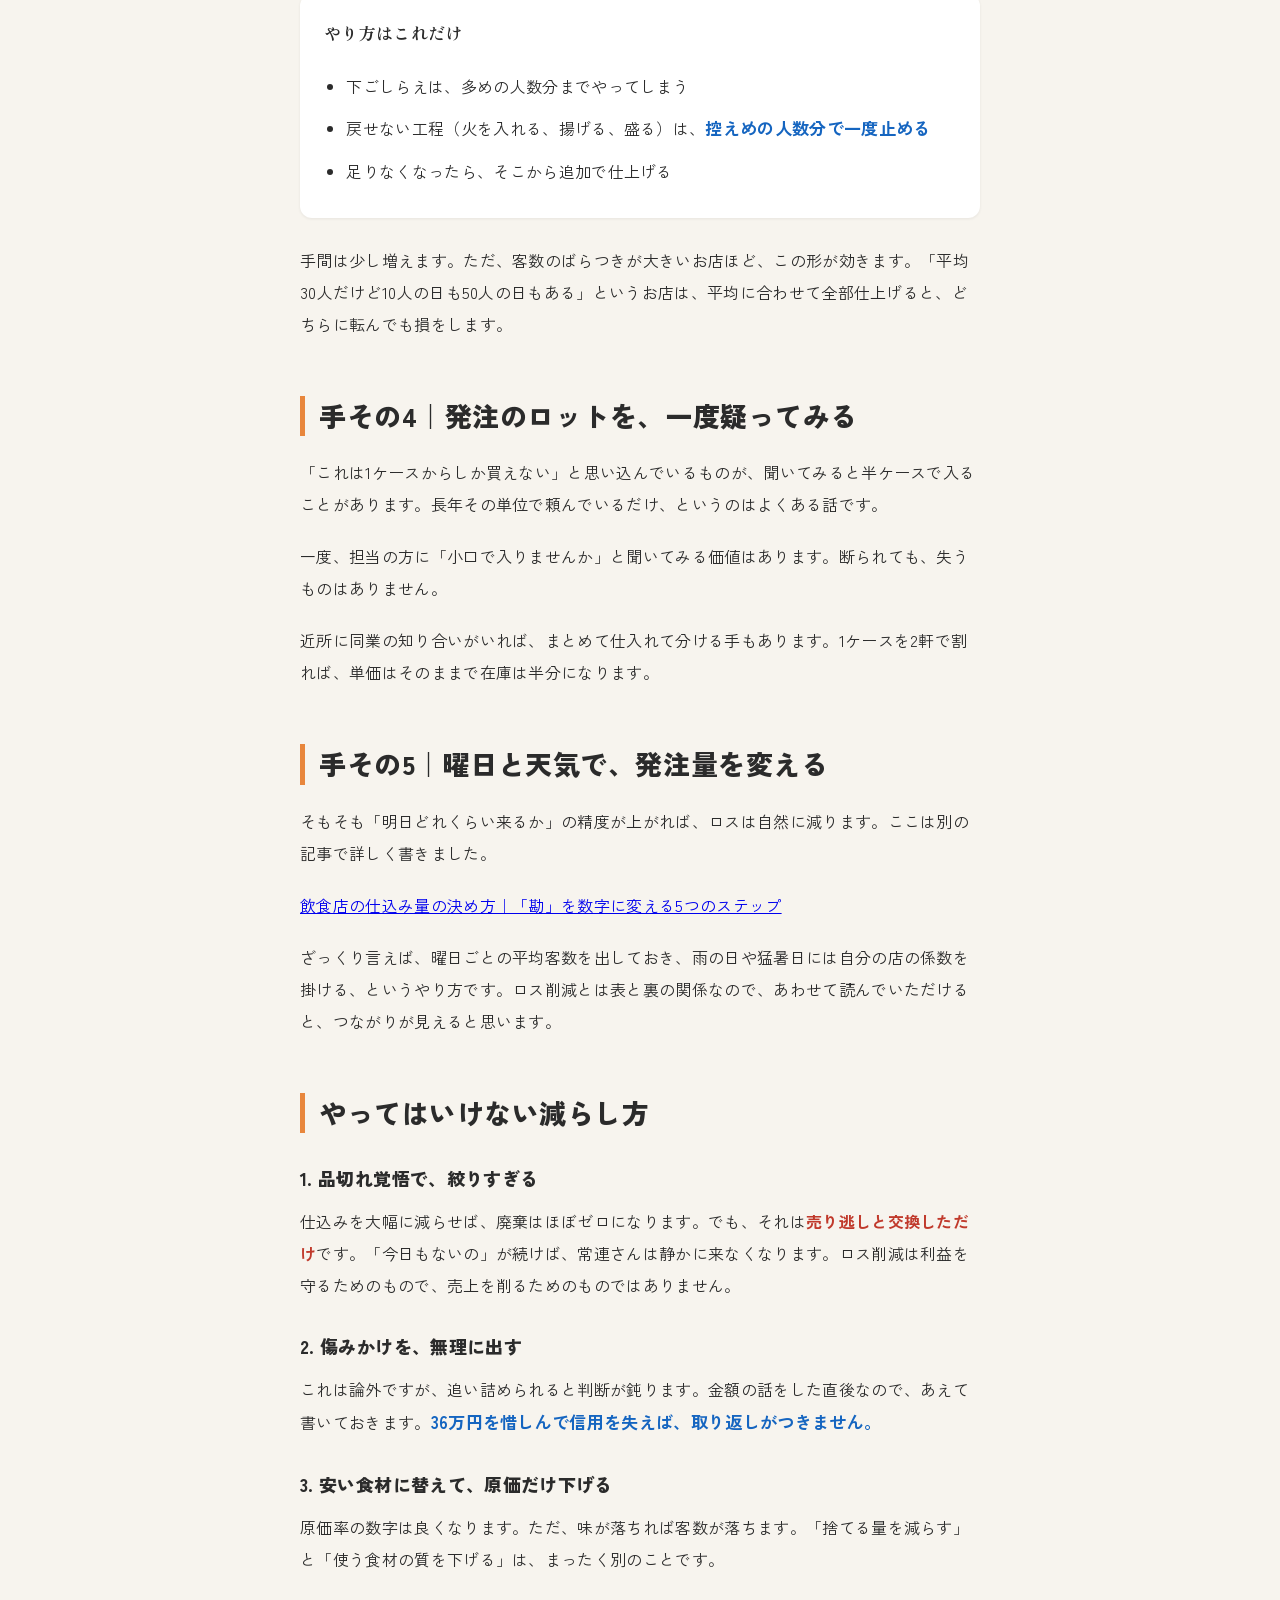
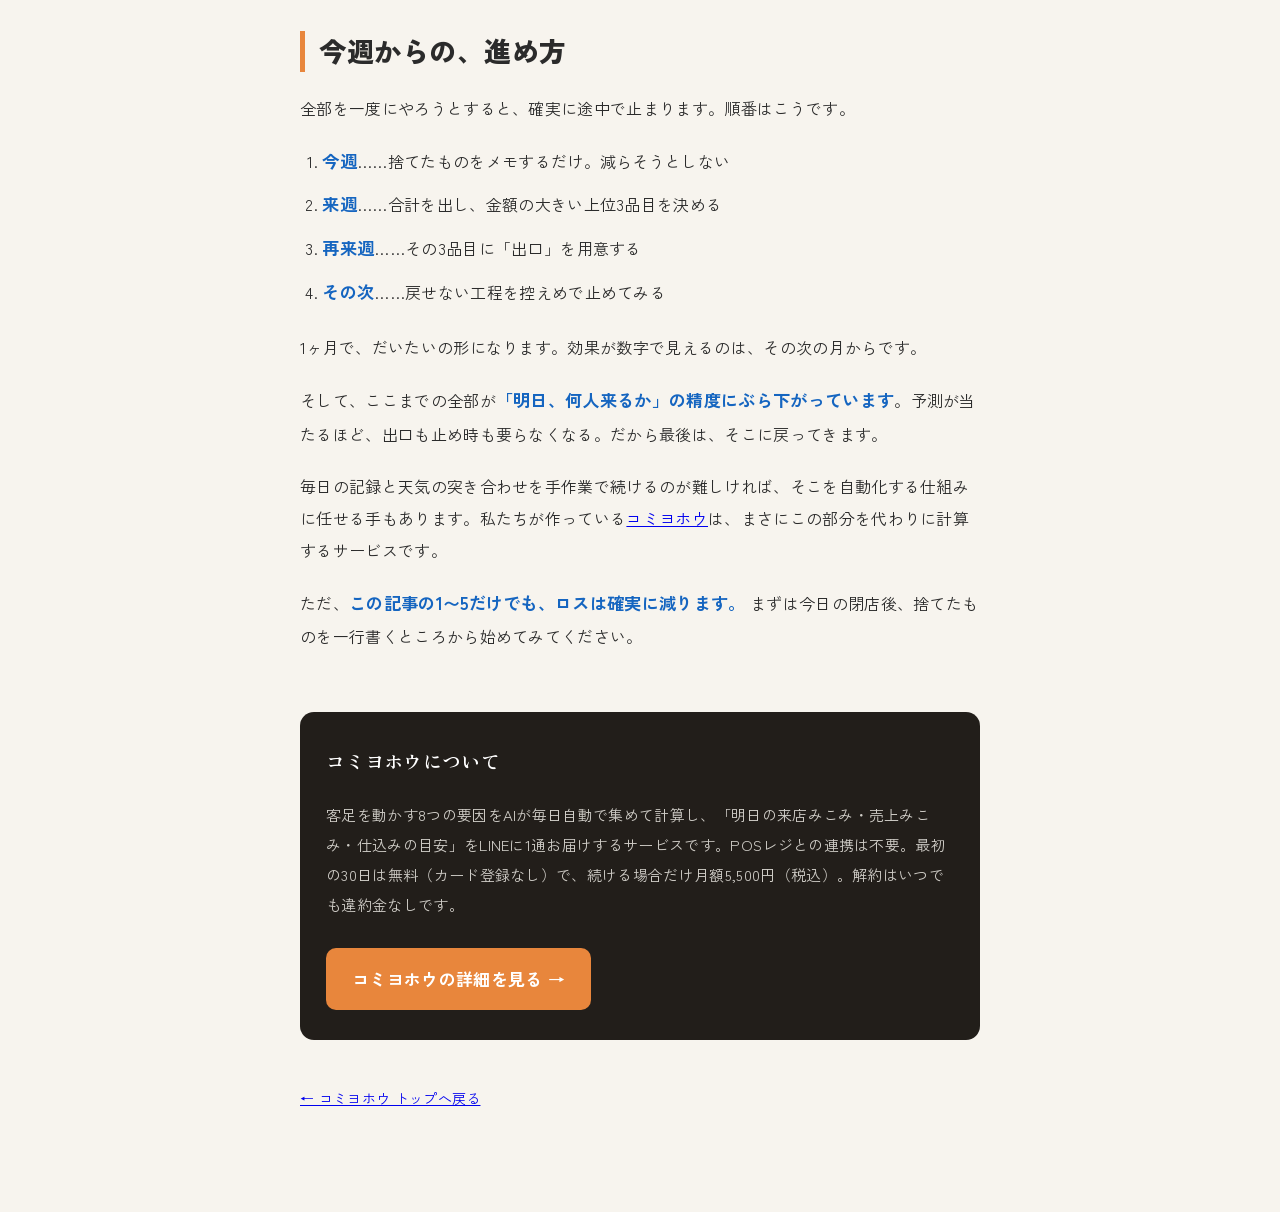
<file: blog/shokuzai-loss.html>
<!DOCTYPE html>
<html lang="ja">
<head>
<!-- Google tag (gtag.js) -->
<script async src="https://www.googletagmanager.com/gtag/js?id=G-8SBC6NKFKL"></script>
<script>
  window.dataLayer = window.dataLayer || [];
  function gtag(){dataLayer.push(arguments);}
  gtag('js', new Date());
  gtag('config', 'G-8SBC6NKFKL');
</script>
<meta charset="UTF-8">
<meta name="viewport" content="width=device-width, initial-scale=1.0">
<link rel="canonical" href="https://komiyohou.ynht-web.com/blog/shokuzai-loss.html">
<title>飲食店の食材ロス、個人店にできる減らし方｜今日から試せる5つの手｜コミヨホウ</title>
<meta name="description" content="捨てているのは、いくらぶんか。個人経営の飲食店ができる食材ロスの減らし方を、記録の取り方から「使い切りの出口」の作り方まで、具体的な計算例つきでまとめました。設備投資は要りません。">
<meta property="og:type" content="article">
<meta property="og:site_name" content="コミヨホウ">
<meta property="og:locale" content="ja_JP">
<meta property="og:title" content="飲食店の食材ロス、個人店にできる減らし方｜今日から試せる5つの手｜コミヨホウ">
<meta property="og:description" content="捨てているのは、いくらぶんか。個人経営の飲食店ができる食材ロスの減らし方を、記録の取り方から「使い切りの出口」の作り方まで、具体的な計算例つきでまとめました。設備投資は要りません。">
<meta property="og:url" content="https://komiyohou.ynht-web.com/blog/shokuzai-loss.html">
<meta property="og:image" content="https://komiyohou.ynht-web.com/assets/og/web-2.jpg">
<meta property="og:image:width" content="1200">
<meta property="og:image:height" content="630">
<meta name="twitter:card" content="summary_large_image">
<link rel="preconnect" href="https://fonts.googleapis.com">
<link rel="preconnect" href="https://fonts.gstatic.com" crossorigin>
<link href="https://fonts.googleapis.com/css2?family=Zen+Kaku+Gothic+New:wght@400;500;700&family=Zen+Old+Mincho:wght@600;700;900&display=swap" rel="stylesheet">
<link rel="stylesheet" href="../style.css">
<style>
  .art { max-width: 720px; margin: 0 auto; padding: 0 20px 80px; }
  .art-head { padding: 44px 0 28px; border-bottom: 1px solid #ddd5c8; margin-bottom: 40px; }
  .crumb { font-size: 13px; color: var(--sub); margin-bottom: 20px; }
  .crumb a { color: var(--sub); }
  .art h1 { font-size: clamp(25px, 5vw, 36px); line-height: 1.55; margin-bottom: 18px; }
  .lede { color: var(--sub); font-size: 15px; }
  .art h2 { font-size: clamp(21px, 3.6vw, 27px); margin: 56px 0 20px; padding-left: 14px;
            border-left: 5px solid var(--accent); line-height: 1.5; }
  .art h3 { font-size: 18px; margin: 32px 0 12px; }
  .art p { margin-bottom: 20px; }
  .art ul, .art ol { margin: 0 0 22px 1.4em; }
  .art li { margin-bottom: 9px; }
  .box { background: #fff; border-radius: 12px; padding: 22px 24px; margin: 26px 0;
         box-shadow: 0 1px 3px rgba(34,30,26,.07); }
  .box p:last-child, .box ul:last-child, .box ol:last-child { margin-bottom: 0; }
  .box-t { font-family: var(--serif); font-weight: 700; font-size: 17px; margin-bottom: 12px; }
  .calc { background: #FBEFE2; border-radius: 12px; padding: 20px 24px; margin: 24px 0;
          font-size: 15px; line-height: 2.1; }
  .calc b { font-size: 17px; }
  .tblwrap { overflow-x: auto; margin: 24px 0; }
  .art table { width: 100%; border-collapse: collapse; font-size: 15px; background: #fff; border-radius: 10px; overflow: hidden; }
  .art th, .art td { padding: 12px 14px; border-bottom: 1px solid #f2ede4; text-align: left; }
  .art th { background: #f3f0ea; font-weight: 700; font-size: 14px; white-space: nowrap; }
  .art td.n { text-align: right; font-variant-numeric: tabular-nums; white-space: nowrap; }
  .art tr:last-child td { border-bottom: none; }
  .ng { color: var(--demerit); font-weight: 700; }
  .ok { color: var(--merit); font-weight: 700; }
  .end { background: var(--dark); color: #F7F4EE; border-radius: 14px; padding: 30px 26px; margin: 60px 0 0; }
  .end .box-t { color: #fff; font-size: 19px; }
  .end p { color: rgba(247,244,238,.82); font-size: 15px; }
  .end a.btn { display: inline-block; background: var(--accent); color: #fff; text-decoration: none;
               padding: 14px 26px; border-radius: 10px; font-weight: 700; margin-top: 8px; }
  .backlink { margin-top: 44px; font-size: 14px; }

  /* 写真と図解 */
  figure { margin: 34px 0; }
  figure img { width: 100%; height: auto; border-radius: 12px; display: block; }
  figcaption { font-size: 13px; color: var(--sub); margin-top: 10px; line-height: 1.8; }
  .hero-fig { margin: 0 0 40px; }
  .hero-fig img { border-radius: 14px; }
  .fig-svg { background: #fff; border-radius: 12px; padding: 22px 18px;
             box-shadow: 0 1px 3px rgba(34,30,26,.07); }
  .fig-svg svg { width: 100%; height: auto; display: block; }
  .fig-t { font-family: var(--serif); font-weight: 700; font-size: 15px;
           margin: 0 0 16px; text-align: center; color: var(--ink); }
</style>
</head>
<body>

<article class="art">

  <div class="art-head">
    <p class="crumb"><a href="../">コミヨホウ</a> ／ 記事</p>
    <h1>飲食店の食材ロス<br>個人店にできる、5つの減らし方</h1>
    <p class="lede">閉店後、余った仕込みを袋に入れる。一回ぶんは数百円でも、1年ぶん積み上げると無視できない額になります。新しい設備も、難しい仕組みも要りません。今日から手をつけられるところだけをまとめました。</p>
  </div>

  <figure class="hero-fig">
    <img src="../assets/web/2.jpg" alt="大鍋で煮込みを仕込んでいる居酒屋の店主" width="1600" height="1030">
  </figure>

  <p>「もったいないけど、しょうがない」。食材を捨てるとき、私たちはだいたいこう思って手を動かします。いちいち落ち込んでいたら、翌日の営業に差し支えます。だから割り切る。それ自体は、悪いことではありません。</p>

  <p>ただ、割り切ったぶん<strong>捨てた量が記憶に残りません</strong>。残らないから、次の発注も、次の仕込みも、同じ量になります。ここが厄介なところです。</p>

  <p>この記事では、金額をつかむところから、実際に減らす手順までを順番に説明します。</p>

  <h2>ロスは「捨てる瞬間」ではなく、その前に決まっている</h2>

  <p>生ゴミの袋を縛るとき、私たちは「今日は多かったな」と感じます。でも、その日の勝負はもう終わっています。</p>

  <p>ロスが決まるのは、もっと前の3か所です。</p>

  <ul>
    <li><strong>仕入れのとき</strong>……ケース単位でしか買えず、使う量より多く入れた</li>
    <li><strong>仕込みのとき</strong>……「足りないよりマシ」で1.5倍作った</li>
    <li><strong>しまうとき</strong>……開けた袋を冷蔵庫の奥に置いて、忘れた</li>
  </ul>

  <p>つまり、手を入れるべきなのはゴミ箱の前ではなく、この3か所だということです。ここを押さえずに「捨てないようにしよう」と気をつけても、たいてい元に戻ります。</p>

  <h2>手その0｜まず1週間だけ、捨てたものをメモする</h2>

  <p>いきなり減らそうとせず、最初の1週間は<strong>記録だけ</strong>にしてください。何をどれだけ捨てているか、ほとんどの店主は正確に把握していません。私も聞かれたら答えられないと思います。</p>

  <div class="box">
    <p class="box-t">書くのはこの5つだけ</p>
    <ul>
      <li>日付</li>
      <li>品目</li>
      <li>だいたいの量（「1/2玉」「3切れ」で十分）</li>
      <li>だいたいの金額（仕入れ値からの当て推量でよい）</li>
      <li>なぜ余ったか（一言）</li>
    </ul>
  </div>

  <figure>
    <div class="fig-svg">
      <p class="fig-t">「捨てたものメモ」の書き方（例）</p>
      <svg viewBox="0 0 560 250" role="img" aria-label="捨てたものメモの記入例。日付、品目、だいたいの量、金額、なぜ余ったかの5項目を1行で書く。1週間の合計は8400円、1日あたり約1200円。">
        <g font-family="sans-serif">
          <rect x="16" y="14" width="528" height="34" rx="6" fill="#f3f0ea"/>
          <g fill="#5d574e" font-size="12.5" font-weight="700">
            <text x="30" y="36">日付</text>
            <text x="106" y="36">品目</text>
            <text x="248" y="36">だいたいの量</text>
            <text x="360" y="36">金額</text>
            <text x="428" y="36">なぜ余ったか</text>
          </g>

          <g stroke="#f2ede4" stroke-width="1">
            <line x1="16" y1="82" x2="544" y2="82"/>
            <line x1="16" y1="116" x2="544" y2="116"/>
            <line x1="16" y1="150" x2="544" y2="150"/>
          </g>

          <g fill="#2B2B2B" font-size="12.5">
            <text x="30" y="72">7/28</text>
            <text x="106" y="72">キャベツ</text>
            <text x="248" y="72">1/2玉</text>
            <text x="360" y="72">120円</text>
            <text x="428" y="72">仕込みすぎ</text>

            <text x="30" y="106">7/30</text>
            <text x="106" y="106">ぶり（刺身用）</text>
            <text x="248" y="106">3切れ</text>
            <text x="360" y="106">900円</text>
            <text x="428" y="106">予約キャンセル</text>

            <text x="30" y="140">8/1</text>
            <text x="106" y="140">だし巻き用の卵</text>
            <text x="248" y="140">6個</text>
            <text x="360" y="140">180円</text>
            <text x="428" y="140">ランチが不調</text>
          </g>

          <rect x="16" y="170" width="528" height="58" rx="10" fill="#FBEFE2"/>
          <g text-anchor="middle" font-size="15" fill="#5d574e">
            <text x="280" y="196">この1週間の合計 <tspan font-size="19" font-weight="700" fill="#221E1A">8,400円</tspan></text>
            <text x="280" y="219" font-size="14">→ 1日あたり <tspan font-size="17" font-weight="700" fill="#E8863C">約1,200円</tspan></text>
          </g>
        </g>
      </svg>
    </div>
    <figcaption>凝った表は要りません。レジ横のノートに1行ずつで十分です。1週間ぶん書けたら、いったん合計してみてください。</figcaption>
  </figure>

  <p>1ヶ月やろうとすると続きません。<span class="ok">まずは1週間</span>。それで十分に足りる材料が集まります。</p>

  <h2>捨てているのは、いくらぶんなのか</h2>

  <p>1週間の合計が出たら、掛け算をします。ここが、この記事でいちばん効く場面です。</p>

  <div class="calc">
    1週間の廃棄 <b>8,400円</b> ÷ 7日 ＝ 1日あたり <b>約1,200円</b><br>
    1,200円 × 月25日営業 ＝ <b>月30,000円</b><br>
    30,000円 × 12ヶ月 ＝ <span class="ng"><b>年36万円</b></span>
  </div>

  <p>ここからもう一歩進めます。捨てているのは「原価」なので、<strong>売上に直すともっと大きな数字</strong>になります。</p>

  <p>仮に原価率30%のお店だとすると、原価1,200円ぶんの食材は、売れていれば4,000円の売上になっていた計算です。年間36万円なら、120万円ぶんです。</p>

  <figure>
    <div class="fig-svg">
      <p class="fig-t">1日1,200円の廃棄は、1年でいくらか</p>
      <svg viewBox="0 0 560 258" role="img" aria-label="1日1200円の廃棄は月25日で3万円、12ヶ月で36万円。原価率30パーセントの店なら売上120万円ぶんの食材にあたる。">
        <g font-family="sans-serif" text-anchor="middle">
          <text x="188" y="52" font-size="11.5" fill="#9c9488">× 25日</text>
          <text x="382" y="52" font-size="11.5" fill="#9c9488">× 12ヶ月</text>

          <rect x="16" y="66" width="148" height="80" rx="10" fill="#f3f0ea"/>
          <text x="90" y="94" font-size="12" fill="#5d574e">1日あたり</text>
          <text x="90" y="126" font-size="23" font-weight="700" fill="#2B2B2B">1,200<tspan font-size="13" font-weight="400">円</tspan></text>

          <text x="188" y="112" font-size="20" fill="#c3b8a5">→</text>

          <rect x="212" y="66" width="148" height="80" rx="10" fill="#FBEFE2"/>
          <text x="286" y="94" font-size="12" fill="#5d574e">1ヶ月</text>
          <text x="286" y="126" font-size="23" font-weight="700" fill="#2B2B2B">30,000<tspan font-size="13" font-weight="400">円</tspan></text>

          <text x="382" y="112" font-size="20" fill="#c3b8a5">→</text>

          <rect x="404" y="66" width="140" height="80" rx="10" fill="#E8863C"/>
          <text x="474" y="94" font-size="12" fill="#ffe6d0">1年</text>
          <text x="474" y="126" font-size="23" font-weight="700" fill="#fff">36<tspan font-size="13" font-weight="400">万円</tspan></text>

          <rect x="16" y="176" width="528" height="66" rx="10" fill="#221E1A"/>
          <text x="280" y="203" font-size="13" fill="#c3b8a5">原価率30%のお店なら、この36万円ぶんの食材は</text>
          <text x="280" y="228" font-size="18" font-weight="700" fill="#fff">売上120万円になったはずの量</text>
        </g>
      </svg>
    </div>
    <figcaption>ただし、余った食材が必ず全部売れたとは限りません。あくまで「これだけの機会があった」という上限の見方です。それでも、桁の感覚をつかむには十分だと思います。</figcaption>
  </figure>

  <p>「たかが1,200円」が「年120万円」に変わると、手をつける気になります。逆に言えば、<strong>金額にしないうちは、誰も本気で減らせません</strong>。</p>

  <h2>手その1｜上位3品目だけに絞る</h2>

  <figure>
    <img src="../assets/web/6.jpg" alt="カウンターに積まれた市場の納品書の束とボールペン" width="1600" height="1030" loading="lazy">
    <figcaption>捨てているものと、納品書の金額の大きいものは、たいてい重なります。</figcaption>
  </figure>

  <p>1週間ぶんのメモを眺めると、たいてい<strong>特定の品目に偏っている</strong>ことに気づきます。全部が少しずつ余っているのではなく、いつも同じものが残っている。</p>

  <p>ここで全品目を管理しようとすると、必ず続きません。<span class="ok">金額の大きい上位3品目だけ</span>に絞ってください。多くの場合、捨てている金額のかなりの部分がそこに集まっています。</p>

  <p>絞った3品目については、次の2つだけ決めます。</p>

  <ul>
    <li>1回に仕込む量の上限</li>
    <li>余ったときの行き先（次の項）</li>
  </ul>

  <h2>手その2｜「使い切りの出口」を先に決めておく</h2>

  <p>これがいちばん効きます。<strong>仕込む前に、余ったときの行き先を決めておく</strong>。それだけです。</p>

  <figure>
    <div class="fig-svg">
      <p class="fig-t">仕込む前に、出口を4つ用意しておく</p>
      <svg viewBox="0 0 560 282" role="img" aria-label="仕込んだ食材の出口を4つ用意する図。その日に売り切る、翌日の日替わりに回す、小分けにして冷凍する、まかないで食べる。">
        <g font-family="sans-serif" text-anchor="middle">
          <rect x="180" y="14" width="200" height="56" rx="10" fill="#221E1A"/>
          <text x="280" y="49" font-size="17" font-weight="700" fill="#fff">仕込んだ食材</text>

          <g stroke="#c3b8a5" stroke-width="2" fill="none">
            <path d="M280 70 L280 100"/>
            <path d="M78 100 L484 100"/>
            <path d="M78 100 L78 128"/>
            <path d="M214 100 L214 128"/>
            <path d="M350 100 L350 128"/>
            <path d="M484 100 L484 128"/>
          </g>

          <g>
            <rect x="16"  y="128" width="124" height="84" rx="10" fill="#FBEFE2"/>
            <rect x="152" y="128" width="124" height="84" rx="10" fill="#FBEFE2"/>
            <rect x="288" y="128" width="124" height="84" rx="10" fill="#FBEFE2"/>
            <rect x="422" y="128" width="124" height="84" rx="10" fill="#FBEFE2"/>
          </g>

          <g font-size="14" font-weight="700" fill="#E8863C">
            <text x="78" y="154">①</text>
            <text x="214" y="154">②</text>
            <text x="350" y="154">③</text>
            <text x="484" y="154">④</text>
          </g>

          <g font-size="12.5" fill="#2B2B2B">
            <text x="78" y="180">その日に</text>
            <text x="78" y="200">売り切る</text>

            <text x="214" y="180">翌日の</text>
            <text x="214" y="200">日替わりへ</text>

            <text x="350" y="180">小分けにして</text>
            <text x="350" y="200">冷凍する</text>

            <text x="484" y="180">まかないで</text>
            <text x="484" y="200">食べる</text>
          </g>

          <text x="280" y="252" font-size="13.5" fill="#5d574e">出口を決めていない食材だけが、ゴミになります</text>
        </g>
      </svg>
    </div>
    <figcaption>①だけを狙うから、外れたときに全部が損になります。②〜④があると、多めに仕込んでも痛手が小さくなります。</figcaption>
  </figure>

  <p>出口が決まっている食材は、少し多めに仕込んでも損になりにくい。逆に、<strong>出口のない食材こそ「足りないよりマシ」で作ってはいけない</strong>ということでもあります。</p>

  <p>変換の例も、あらかじめ考えておくと動きやすくなります。煮物は崩してコロッケの具に、刺身のツマは味噌汁に、焼き魚用の切り身はほぐして混ぜご飯に。こういう「逃がし方」を3つ持っておくだけで、閉店後の判断がずいぶん楽になります。</p>

  <h2>手その3｜途中で止められる工程を探す</h2>

  <figure>
    <img src="../assets/web/7.jpg" alt="窓辺の厨房で大根を切り分けている店主" width="1600" height="1030" loading="lazy">
    <figcaption>下ごしらえまでで止めておけば、翌日にも回せます。</figcaption>
  </figure>

  <p>仕込みには、<strong>戻せる工程と戻せない工程</strong>があります。</p>

  <p>唐揚げなら、味を漬けるところまでは翌日に回せます。でも揚げてしまうと戻せません。おでんなら、大根の下茹でまでは持ちますが、鍋に入れて煮込んだら煮込んだぶんだけ痩せていきます。</p>

  <div class="box">
    <p class="box-t">やり方はこれだけ</p>
    <ul>
      <li>下ごしらえは、多めの人数分までやってしまう</li>
      <li>戻せない工程（火を入れる、揚げる、盛る）は、<strong>控えめの人数分で一度止める</strong></li>
      <li>足りなくなったら、そこから追加で仕上げる</li>
    </ul>
  </div>

  <p>手間は少し増えます。ただ、客数のばらつきが大きいお店ほど、この形が効きます。「平均30人だけど10人の日も50人の日もある」というお店は、平均に合わせて全部仕上げると、どちらに転んでも損をします。</p>

  <h2>手その4｜発注のロットを、一度疑ってみる</h2>

  <p>「これは1ケースからしか買えない」と思い込んでいるものが、聞いてみると半ケースで入ることがあります。長年その単位で頼んでいるだけ、というのはよくある話です。</p>

  <p>一度、担当の方に「小口で入りませんか」と聞いてみる価値はあります。断られても、失うものはありません。</p>

  <p>近所に同業の知り合いがいれば、まとめて仕入れて分ける手もあります。1ケースを2軒で割れば、単価はそのままで在庫は半分になります。</p>

  <h2>手その5｜曜日と天気で、発注量を変える</h2>

  <p>そもそも「明日どれくらい来るか」の精度が上がれば、ロスは自然に減ります。ここは別の記事で詳しく書きました。</p>

  <p><a href="shikomi-ryou-kimekata.html">飲食店の仕込み量の決め方｜「勘」を数字に変える5つのステップ</a></p>

  <p>ざっくり言えば、曜日ごとの平均客数を出しておき、雨の日や猛暑日には自分の店の係数を掛ける、というやり方です。ロス削減とは表と裏の関係なので、あわせて読んでいただけると、つながりが見えると思います。</p>

  <h2>やってはいけない減らし方</h2>

  <h3>1. 品切れ覚悟で、絞りすぎる</h3>
  <p>仕込みを大幅に減らせば、廃棄はほぼゼロになります。でも、それは<span class="ng">売り逃しと交換しただけ</span>です。「今日もないの」が続けば、常連さんは静かに来なくなります。ロス削減は利益を守るためのもので、売上を削るためのものではありません。</p>

  <h3>2. 傷みかけを、無理に出す</h3>
  <p>これは論外ですが、追い詰められると判断が鈍ります。金額の話をした直後なので、あえて書いておきます。<strong>36万円を惜しんで信用を失えば、取り返しがつきません。</strong></p>

  <h3>3. 安い食材に替えて、原価だけ下げる</h3>
  <p>原価率の数字は良くなります。ただ、味が落ちれば客数が落ちます。「捨てる量を減らす」と「使う食材の質を下げる」は、まったく別のことです。</p>

  <h2>今週からの、進め方</h2>

  <p>全部を一度にやろうとすると、確実に途中で止まります。順番はこうです。</p>

  <ol>
    <li><strong>今週</strong>……捨てたものをメモするだけ。減らそうとしない</li>
    <li><strong>来週</strong>……合計を出し、金額の大きい上位3品目を決める</li>
    <li><strong>再来週</strong>……その3品目に「出口」を用意する</li>
    <li><strong>その次</strong>……戻せない工程を控えめで止めてみる</li>
  </ol>

  <p>1ヶ月で、だいたいの形になります。効果が数字で見えるのは、その次の月からです。</p>

  <p>そして、ここまでの全部が<strong>「明日、何人来るか」の精度にぶら下がっています</strong>。予測が当たるほど、出口も止め時も要らなくなる。だから最後は、そこに戻ってきます。</p>

  <p>毎日の記録と天気の突き合わせを手作業で続けるのが難しければ、そこを自動化する仕組みに任せる手もあります。私たちが作っている<a href="../">コミヨホウ</a>は、まさにこの部分を代わりに計算するサービスです。</p>

  <p>ただ、<strong>この記事の1〜5だけでも、ロスは確実に減ります。</strong> まずは今日の閉店後、捨てたものを一行書くところから始めてみてください。</p>

  <div class="end">
    <p class="box-t">コミヨホウについて</p>
    <p>客足を動かす8つの要因をAIが毎日自動で集めて計算し、「明日の来店みこみ・売上みこみ・仕込みの目安」をLINEに1通お届けするサービスです。POSレジとの連携は不要。最初の30日は無料（カード登録なし）で、続ける場合だけ月額5,500円（税込）。解約はいつでも違約金なしです。</p>
    <a class="btn" href="../">コミヨホウの詳細を見る →</a>
  </div>

  <p class="backlink"><a href="../">← コミヨホウ トップへ戻る</a></p>

</article>

<script type="application/ld+json">
{
  "@context": "https://schema.org",
  "@type": "Article",
  "headline": "飲食店の食材ロス、個人店にできる減らし方｜今日から試せる5つの手",
  "description": "捨てているのは、いくらぶんか。個人経営の飲食店ができる食材ロスの減らし方を、記録の取り方から「使い切りの出口」の作り方まで、具体的な計算例つきでまとめました。",
  "inLanguage": "ja",
  "datePublished": "2026-08-01",
  "dateModified": "2026-08-01",
  "mainEntityOfPage": "https://komiyohou.ynht-web.com/blog/shokuzai-loss.html",
  "author": { "@type": "Organization", "name": "YNHT" },
  "publisher": {
    "@type": "Organization",
    "name": "YNHT",
    "address": { "@type": "PostalAddress", "addressCountry": "JP", "addressRegion": "福井県", "addressLocality": "越前市" }
  }
}
</script>

</body>
</html>
</file>
<file: style.css>
/* ============ コミヨホウ LP ============ */
:root {
  --bg: #F7F4EE;
  --ink: #2B2B2B;
  --sub: #5d574e;
  --accent: #E8863C;
  --green: #06C755;
  --dark: #221E1A;
  --serif: "Zen Old Mincho", serif;
  --sans: "Zen Kaku Gothic New", sans-serif;
  /* メリット=青・太字ゴシック / デメリット=赤・明朝(事業共通ルール) */
  --merit: #1565C0;
  --merit-l: #8FC4FF;   /* 暗い背景用 */
  --demerit: #C0392B;
  --demerit-l: #FF9382; /* 暗い背景用 */
}
* { margin: 0; padding: 0; box-sizing: border-box; }
html { scroll-behavior: smooth; }
body { font-family: var(--sans); color: var(--ink); background: var(--bg); line-height: 2; font-size: 16px; letter-spacing: .02em; }
img { max-width: 100%; display: block; }
h1, h2, h3 { font-family: var(--sans); font-weight: 900; line-height: 1.55; letter-spacing: .02em; }
h2 { font-size: clamp(24px, 4.2vw, 38px); margin-bottom: 28px; }
h3 { font-size: 19px; }
p { margin-bottom: 1em; }
strong { color: var(--merit); font-weight: 700; font-family: var(--sans); font-size: 1.08em; }
.center { text-align: center; }
.wrap { max-width: 1080px; margin: 0 auto; padding: 0 24px; }
.narrow { max-width: 760px; }
section { padding: 96px 0; }
.kicker { font-size: 13px; letter-spacing: .22em; color: var(--accent); font-weight: 700; margin-bottom: 14px; }
.kicker.center { text-align: center; }
.note { font-size: 12px; color: var(--sub); }
.micro { font-size: 12px; color: var(--sub); margin-top: 12px; }
.sp { display: none; }
@media (max-width: 768px) { .sp { display: inline; } .pc { display: none; } }

/* ---- ボタン ---- */
.btn { display: inline-block; padding: 18px 40px; border-radius: 999px; font-weight: 700; font-size: 17px; text-decoration: none; transition: transform .2s, box-shadow .2s; text-align: center; }
.btn:hover { transform: translateY(-2px); }
.btn-line { background: var(--green); color: #fff; box-shadow: 0 8px 24px rgba(6,199,85,.35); }
.btn-tel { background: #fff; color: var(--ink); border: 2px solid var(--ink); margin-left: 10px; }
@media (max-width: 768px) { .btn { display: block; width: 100%; } .btn-tel { margin: 12px 0 0; } }

/* ---- グリッド ---- */
.grid2 { display: grid; grid-template-columns: 1fr 1fr; gap: 56px; align-items: center; }
.grid3 { display: grid; grid-template-columns: repeat(3, 1fr); gap: 32px; }
@media (max-width: 860px) { .grid2, .grid3 { grid-template-columns: 1fr; gap: 36px; } }

/* ---- ふわっと表示 ---- */
.reveal { opacity: 0; transform: translateY(24px); transition: opacity .8s ease, transform .8s ease; }
.reveal.in { opacity: 1; transform: none; }

/* ---- 1. FV ---- */
.fv { position: relative; min-height: min(92vh, 880px); display: flex; align-items: center; overflow: hidden; }
.fv-bg { position: absolute; inset: 0; background: url("assets/web/1.jpg") center 30%/cover no-repeat; }
.fv-bg::after { content: ""; position: absolute; inset: 0; background: linear-gradient(100deg, rgba(20,14,8,.78) 0%, rgba(20,14,8,.55) 45%, rgba(20,14,8,.25) 100%); }
.fv-inner { position: relative; z-index: 1; max-width: 1080px; margin: 0 auto; padding: 120px 24px; color: #fff; }
.badges { display: flex; flex-wrap: wrap; gap: 8px; margin-bottom: 26px; }
.badges span { font-size: 12px; font-weight: 700; border: 1px solid rgba(255,255,255,.6); border-radius: 999px; padding: 5px 14px; backdrop-filter: blur(2px); }
.fv h1 { font-size: clamp(34px, 6vw, 58px); font-weight: 900; margin-bottom: 24px; text-shadow: 0 2px 24px rgba(0,0,0,.4); }
.fv .lead { font-size: clamp(15px, 2vw, 18px); margin-bottom: 36px; text-shadow: 0 1px 12px rgba(0,0,0,.5); }
.fv .micro { color: rgba(255,255,255,.85); }

/* ---- FVメリットチップ ---- */
.fv-merits { list-style: none; display: flex; flex-wrap: wrap; gap: 10px; margin-bottom: 34px; }
.fv-merits li { background: rgba(255,255,255,.94); border: 1.5px solid rgba(255,255,255,.5); backdrop-filter: blur(3px); border-radius: 999px; padding: 9px 22px; font-family: var(--sans); font-weight: 700; font-size: 16.5px; color: var(--merit); }
.fv-merits li::before { content: "✓ "; font-weight: 900; }

/* ---- 2. 導入メリット ---- */
.merit { background: #fff; }
.mgrid { display: grid; grid-template-columns: 1fr 1fr; gap: 24px; margin-top: 44px; margin-bottom: 40px; }
.mcard { background: var(--bg); border-radius: 18px; padding: 30px 28px 26px; display: flex; flex-direction: column; }
.mcard .mnum { font-family: var(--sans); font-weight: 900; font-size: 13px; color: var(--merit); letter-spacing: .18em; display: block; margin-bottom: 8px; }
.mcard h3 { font-family: var(--sans); font-weight: 900; color: var(--merit); font-size: clamp(21px, 2.9vw, 26px); margin-bottom: 10px; }
.mcard p { margin: 0 0 14px; font-size: 14.5px; color: var(--sub); line-height: 2; }
.mcard .mhow { margin-top: auto; margin-bottom: 0; padding: 10px 14px; font-size: 12.5px; background: #fff; border-radius: 10px; line-height: 1.8; }
.merit-close { font-family: var(--sans); font-weight: 900; font-size: clamp(17px, 2.6vw, 22px); margin-bottom: 8px; }
.merit-cta { text-align: center; margin-top: 28px; }
@media (max-width: 860px) { .mgrid { grid-template-columns: 1fr; gap: 16px; } }

/* ---- 3. 問題提起 ---- */
.problem { background: var(--dark); color: #f2ede4; }
.problem h2 { color: var(--demerit-l); }
.problem strong { color: var(--demerit-l); font-family: var(--serif); }
/* 画像を本文の高さいっぱいまで使い、上下の余白をつぶす */
.problem .grid2 { align-items: stretch; }
.problem figure { margin: 0; display: flex; min-height: 100%; }
.problem figure img { width: 100%; height: 100%; object-fit: cover; border-radius: 14px; box-shadow: 0 16px 48px rgba(0,0,0,.5); }
@media (max-width: 860px) {
  .problem figure img { height: auto; aspect-ratio: 4/3; }
}

/* 画面イメージの注記 */
.shot-note { font-size: 11.5px; line-height: 1.75; color: var(--sub); margin-top: 14px; text-align: left; }
.pain { list-style: none; margin: 20px 0; }
.pain li { padding: 10px 0 10px 30px; border-bottom: 1px dashed rgba(255,255,255,.2); position: relative; font-family: var(--serif); color: var(--demerit-l); }
.pain li::before { content: "✕"; position: absolute; left: 4px; color: var(--demerit-l); font-weight: 700; }
.problem .note { color: rgba(242,237,228,.55); line-height: 1.8; }
.problem .note a { color: rgba(242,237,228,.8); text-underline-offset: 3px; }

/* ---- 3. 共感 ---- */
.empathy { position: relative; padding: 160px 0; overflow: hidden; }
.empathy-bg { position: absolute; inset: 0; background: url("assets/web/3.jpg") center/cover no-repeat; }
.empathy-bg::after { content: ""; position: absolute; inset: 0; background: rgba(12,14,24,.62); }
.empathy .wrap { position: relative; z-index: 1; color: #fff; text-align: center; max-width: 820px; }
.empathy h2 { color: #fff; font-size: clamp(28px, 5vw, 44px); margin-bottom: 30px; }
.empathy strong { color: var(--merit-l); }

/* ---- 3.5 8つの要因 ---- */
.factors { background: #fff; }
.flead { margin-bottom: 44px; }
.fgrid { display: grid; grid-template-columns: repeat(4, 1fr); gap: 18px; margin-bottom: 48px; }
.fcard { background: var(--bg); border-radius: 16px; padding: 22px 20px 18px; }
.fcard .fic { font-size: 30px; display: block; margin-bottom: 8px; line-height: 1.3; }
.fcard h3 { font-size: 16px; margin-bottom: 6px; font-weight: 700; }
.fcard p { margin: 0; font-size: 13px; color: var(--sub); line-height: 1.8; }
.fflow { display: flex; align-items: stretch; justify-content: center; gap: 14px; margin-bottom: 30px; }
.fnode { background: #fff; border: 2px solid var(--ink); border-radius: 14px; padding: 16px 22px; font-size: 14px; font-weight: 700; display: flex; align-items: center; justify-content: center; text-align: center; line-height: 1.8; }
.fnode.fgoal { background: var(--accent); border-color: var(--accent); color: #fff; box-shadow: 0 10px 26px rgba(232,134,60,.35); }
.fnode.fgoal strong { color: #fff; }
.farrow { align-self: center; font-size: 24px; font-weight: 900; color: var(--accent); }
.fnote { font-family: var(--sans); font-size: clamp(17px, 2.6vw, 22px); font-weight: 700; color: var(--merit); margin-bottom: 4px; }
.dlbox { margin-top: 40px; background: var(--dark); border-radius: 18px; padding: 30px 34px; display: flex; align-items: center; justify-content: space-between; gap: 28px; }
.dlbox h3 { color: #fff; font-size: 18px; margin-bottom: 6px; }
.dlbox p { margin: 0; font-size: 13.5px; color: rgba(242,237,228,.75); line-height: 1.9; }
.btn-dl { background: #fff; color: var(--ink); font-size: 15px; padding: 16px 28px; white-space: nowrap; flex-shrink: 0; box-shadow: 0 8px 24px rgba(0,0,0,.3); }
@media (max-width: 860px) {
  .fgrid { grid-template-columns: repeat(2, 1fr); gap: 12px; }
  .fcard { padding: 16px 14px 14px; }
  .fcard h3 { font-size: 14.5px; }
  .fflow { flex-direction: column; align-items: center; }
  .fnode { width: min(100%, 340px); }
  .farrow { transform: rotate(90deg); }
  .dlbox { flex-direction: column; text-align: center; gap: 20px; padding: 26px 22px; }
  .btn-dl { white-space: normal; width: 100%; }
}

/* ---- 4. 解決策 ---- */
.solution { background: var(--bg); }
.sol-grid { margin-top: 40px; align-items: start; }
.phone img, .phone-s img { border-radius: 22px; border: 6px solid #2b2b2b; box-shadow: 0 20px 50px rgba(43,35,25,.25); }
.phone { max-width: 340px; margin: 0 auto; }
.features { display: flex; flex-direction: column; gap: 26px; }
.feat { display: flex; gap: 16px; background: #fff; border-radius: 16px; padding: 22px 24px; box-shadow: 0 4px 20px rgba(43,35,25,.07); }
.feat .fi { font-size: 30px; line-height: 1.3; }
.feat h3 { margin-bottom: 6px; }
.feat p { margin: 0; font-size: 14.5px; color: var(--sub); line-height: 1.9; }
/* 推し機能(販促カード×AI集客文)を1枚だけ目立たせる強調カード */
.feat.feat-hot { position: relative; border: 2px solid var(--merit); box-shadow: 0 8px 28px rgba(21,101,192,.16); }
.feat.feat-hot .badge-new { position: absolute; top: -12px; left: 20px; background: var(--merit); color: #fff; font-family: var(--sans); font-weight: 900; font-size: 11.5px; letter-spacing: .08em; border-radius: 999px; padding: 4px 14px; }
.feat.feat-hot h3 { color: var(--merit); font-size: 1.12em; }

/* ---- 5. 3ステップ ---- */
.steps { background: #fff; }
.step { background: var(--bg); border-radius: 18px; padding: 26px 24px 30px; position: relative; }
.step figure img, .imgs2 img { border-radius: 12px; }
.imgs2 { display: grid; grid-template-columns: 1fr 1fr; gap: 8px; }
.imgs2 img { aspect-ratio: 4/3.4; object-fit: cover; }
.step figure img { aspect-ratio: 16/10.8; object-fit: cover; }
.phone-s { max-width: 210px; margin: 0 auto; }
.phone-s img { aspect-ratio: auto; border-width: 4px; border-radius: 16px; }
.step .num { position: absolute; top: -18px; left: 20px; width: 42px; height: 42px; border-radius: 50%; background: var(--accent); color: #fff; font-family: var(--sans); font-weight: 900; font-size: 20px; display: flex; align-items: center; justify-content: center; box-shadow: 0 6px 14px rgba(232,134,60,.4); }
.step h3 { margin: 18px 0 8px; }
.step p { margin: 0; font-size: 14.5px; color: var(--sub); line-height: 1.9; }
.steps h2 { margin-bottom: 48px; }

/* ---- 6. 育つ予測 ---- */
.karte { background: var(--bg); }
.honest { background: #fff; border-left: 4px solid var(--accent); border-radius: 0 14px 14px 0; padding: 20px 24px; margin-top: 26px; box-shadow: 0 4px 20px rgba(43,35,25,.07); }
.honest h3 { font-size: 15px; color: var(--accent); margin-bottom: 8px; }
.honest p { margin: 0; font-size: 14px; color: var(--sub); line-height: 1.9; }

/* ---- 6.5 導入後 ---- */
.afterwards { background: #FBEFE2; }
.ba-grid { margin-top: 44px; margin-bottom: 40px; }
.ba { background: #fff; border-radius: 18px; padding: 24px 22px; box-shadow: 0 4px 20px rgba(43,35,25,.06); display: flex; flex-direction: column; }
.ba h3 { margin-bottom: 14px; }
.ba-before, .ba-after { border-radius: 12px; padding: 14px 16px; }
.ba-before { background: #f3f0ea; }
.ba-after { border: 2px solid var(--merit); flex: 1; }
.ba-before p, .ba-after p { margin: 8px 0 0; font-size: 13.5px; line-height: 1.9; }
.ba-before p { color: var(--demerit); font-family: var(--serif); }
.ba-after p { color: var(--merit); font-family: var(--sans); font-weight: 700; font-size: 14.5px; }
.batag { font-size: 11px; font-weight: 700; letter-spacing: .1em; font-family: var(--serif); color: var(--demerit); border: 1px solid var(--demerit); border-radius: 999px; padding: 2px 10px; }
.batag.on { color: #fff; font-family: var(--sans); background: var(--merit); border-color: var(--merit); }
.ba-arrow { text-align: center; color: var(--accent); font-weight: 900; font-size: 20px; line-height: 1; margin: 10px 0; }
.ba-close { font-family: var(--sans); font-weight: 900; font-size: clamp(17px, 2.6vw, 22px); margin-bottom: 4px; }

/* ---- 7. 料金 ---- */
.price { background: #fff; }
.price-grid { align-items: stretch; gap: 32px; margin-top: 44px; }
.pcard { background: var(--bg); border-radius: 18px; padding: 36px 34px; }
.plabel { font-size: 13px; font-weight: 700; letter-spacing: .18em; color: var(--accent); margin-bottom: 10px; }
.pcard h3 { font-size: 22px; margin-bottom: 18px; }
.pcard .yen { font-size: 44px; font-weight: 900; }
.pcard small { font-size: 13px; font-weight: 400; color: var(--sub); }
.pcard ul { list-style: none; }
.pcard li { padding: 9px 0 9px 28px; position: relative; font-size: 14.5px; border-bottom: 1px dashed #ddd5c8; }
.pcard li::before { content: "✓"; position: absolute; left: 2px; color: var(--green); font-weight: 700; }
.anchor-note { text-align: center; font-family: var(--sans); font-size: clamp(18px, 2.8vw, 24px); font-weight: 900; color: var(--merit); margin-top: 48px; }
.free-note { text-align: center; font-size: 13.5px; color: var(--sub); }

/* ---- 8. ストーリー ---- */
.story { background: var(--bg); }
.story figure img { border-radius: 14px; box-shadow: 0 16px 40px rgba(43,35,25,.18); }

/* ---- 9. FAQ ---- */
.faq { background: #fff; }
.faq h2 { margin-bottom: 40px; }
.faq-cat { font-size: 13px; letter-spacing: .12em; font-weight: 700; color: var(--accent); margin: 34px 0 14px; }
.faq-cat:first-of-type { margin-top: 0; }
details { background: var(--bg); border-radius: 12px; margin-bottom: 14px; overflow: hidden; }
summary { cursor: pointer; padding: 18px 22px; font-weight: 700; list-style: none; position: relative; padding-right: 48px; }
summary::-webkit-details-marker { display: none; }
summary::after { content: "+"; position: absolute; right: 20px; top: 50%; transform: translateY(-50%); font-size: 22px; color: var(--accent); transition: transform .25s; }
details[open] summary::after { transform: translateY(-50%) rotate(45deg); }
details p { padding: 0 22px 18px; margin: 0; font-size: 14.5px; color: var(--sub); }

/* ---- 10. CTA ---- */
.cta { position: relative; padding: 140px 0; overflow: hidden; }
.cta-bg { position: absolute; inset: 0; background: url("assets/web/8.jpg") center 60%/cover no-repeat; }
.cta-bg::after { content: ""; position: absolute; inset: 0; background: rgba(16,12,20,.68); }
.cta .wrap { position: relative; z-index: 1; color: #fff; text-align: center; }
.cta h2 { color: #fff; font-size: clamp(26px, 4.6vw, 38px); letter-spacing: .02em; }
.cta-lead { margin-bottom: 40px; }
.cta strong { color: var(--merit-l); }
.entry-box { background: rgba(255,255,255,.08); border: 1px solid rgba(255,255,255,.25); border-radius: 20px; padding: 34px 28px; backdrop-filter: blur(4px); }
.cta .micro { color: rgba(255,255,255,.8); }
.flow-title { font-family: var(--sans); font-weight: 900; font-size: clamp(16px, 2.4vw, 20px); margin-bottom: 20px; }
.flow3 { display: flex; gap: 14px; margin-bottom: 36px; text-align: left; }
.fl { flex: 1; background: rgba(255,255,255,.08); border: 1px solid rgba(255,255,255,.22); border-radius: 14px; padding: 18px 20px; backdrop-filter: blur(4px); }
.fl span { display: inline-flex; width: 27px; height: 27px; border-radius: 50%; background: var(--accent); color: #fff; align-items: center; justify-content: center; font-family: var(--sans); font-weight: 900; font-size: 14px; margin-bottom: 10px; }
.fl p { margin: 0; font-size: 12.5px; line-height: 1.9; color: rgba(255,255,255,.9); }
.fl strong { color: #ffcf9e; font-size: 14.5px; }
.dl-link { display: inline-block; margin-top: 16px; color: #fff; font-size: 13.5px; text-decoration: underline; text-underline-offset: 4px; }
.dl-link:hover { opacity: .8; }
@media (max-width: 768px) { .flow3 { flex-direction: column; gap: 10px; } }

/* ---- フッター ---- */
footer { background: var(--dark); color: rgba(242,237,228,.75); text-align: center; padding: 48px 24px 90px; font-size: 12.5px; }
footer p { margin-bottom: 6px; }
footer a { color: rgba(242,237,228,.85); text-underline-offset: 3px; }
footer a:hover { color: #fff; }
footer .copy { margin-top: 18px; color: rgba(242,237,228,.45); }

/* ---- モバイル追従CTA ---- */
.sticky-cta { display: none; }
@media (max-width: 768px) {
  section { padding: 68px 0; }
  .sticky-cta { display: block; position: fixed; left: 0; right: 0; bottom: 0; z-index: 50; padding: 10px 14px calc(10px + env(safe-area-inset-bottom)); background: rgba(255,255,255,.92); backdrop-filter: blur(8px); box-shadow: 0 -4px 20px rgba(0,0,0,.12); }
  .sticky-cta a { display: block; text-align: center; background: var(--green); color: #fff; font-weight: 700; padding: 14px; border-radius: 999px; text-decoration: none; font-size: 15px; }
  /* 上に写真の帯を独立させ、店主の顔とスマホを必ず見せる */
  .fv { min-height: auto; display: block; }
  .fv-bg {
    position: relative; inset: auto; height: 300px;
    background-position: 47% 30%; background-size: cover;
  }
  .fv-bg::after {
    background: linear-gradient(180deg, rgba(20,14,8,0) 58%, rgba(20,14,8,.55) 82%, #17110B 100%);
  }
  .fv-inner { width: 100%; min-width: 0; padding: 26px 20px 40px; background: #17110B; }
  .fv h1 { margin-bottom: 18px; }
  .fv .lead { margin-bottom: 26px; }
  .fv-merits { margin-bottom: 26px; }
  .badges { margin-bottom: 20px; }
}

/* ---- モニター募集バッジ ---- */
.badges .badge-monitor { background: var(--accent); border-color: var(--accent); color: #fff; box-shadow: 0 4px 12px rgba(232,134,60,.45); }

/* ============ 2026-09-11 絵文字→イラスト／長い説明は「詳細はこちら」 ============ */
/* イラストの丸（できること・8つの要因）。絵の地色と同じクリームで囲む */
.feat .fi { flex: 0 0 64px; width: 64px; height: 64px; border-radius: 50%; overflow: hidden; background: #FBF3E6; line-height: 0; }
.feat .fi img, .fcard .fic img { width: 100%; height: 100%; object-fit: cover; display: block; }
.fcard .fic { width: 56px; height: 56px; border-radius: 50%; overflow: hidden; background: #fff; margin-bottom: 10px; line-height: 0; }
@media (max-width: 720px) {
  .feat { gap: 14px; padding: 18px 18px; }
  .feat .fi { flex-basis: 52px; width: 52px; height: 52px; }
  .fcard .fic { width: 48px; height: 48px; }
}
/* 導入後のお店：カード上部に横長のイラスト（YNHTの .pc-photo.is-ill と同じ置き方） */
.ba-ill { margin: -24px -22px 16px; aspect-ratio: 4 / 3; overflow: hidden; border-radius: 18px 18px 0 0; background: #FBF3E6; }
.ba-ill img { width: 100%; height: 100%; object-fit: cover; display: block; }

/* 「詳細はこちら」。FAQの details とは見た目を分け、本文の中の小さなリンクにする */
details.more { background: none; border-radius: 0; margin: 8px 0 0; overflow: visible; }
details.more > summary { display: inline-block; padding: 0 0 0 0; padding-right: 20px; font-size: 13px; font-weight: 700; color: var(--accent); text-decoration: underline; text-underline-offset: 3px; }
details.more > summary::after { content: "▾"; right: 2px; font-size: 12px; }
details.more[open] > summary::after { transform: translateY(-50%) rotate(180deg); }
details.more[open] > summary { font-size: 0; }                 /* 開いたら「閉じる」に差し替え */
details.more[open] > summary::before { content: "閉じる"; font-size: 13px; }
details.more .more-body { margin-top: 8px; padding: 12px 14px; background: rgba(232,134,60,.07); border-radius: 10px; text-align: left; }
details.more .more-body p { padding: 0; margin: 0 0 6px; font-size: 13.5px; line-height: 1.85; color: var(--sub); }
details.more .more-body p:last-child { margin-bottom: 0; }
.story details.more .more-body p { font-size: 12.5px; }

/* メリットのカード上部のイラスト(16:9)。FVのすぐ下なので、導入後のお店(4:3)より背を低くしてある */
.mcard .m-ill { aspect-ratio: 16 / 9; border-radius: 12px; overflow: hidden; background: #FBF3E6; margin-bottom: 16px; line-height: 0; }
.mcard .m-ill img { width: 100%; height: 100%; object-fit: cover; display: block; }
</file>
